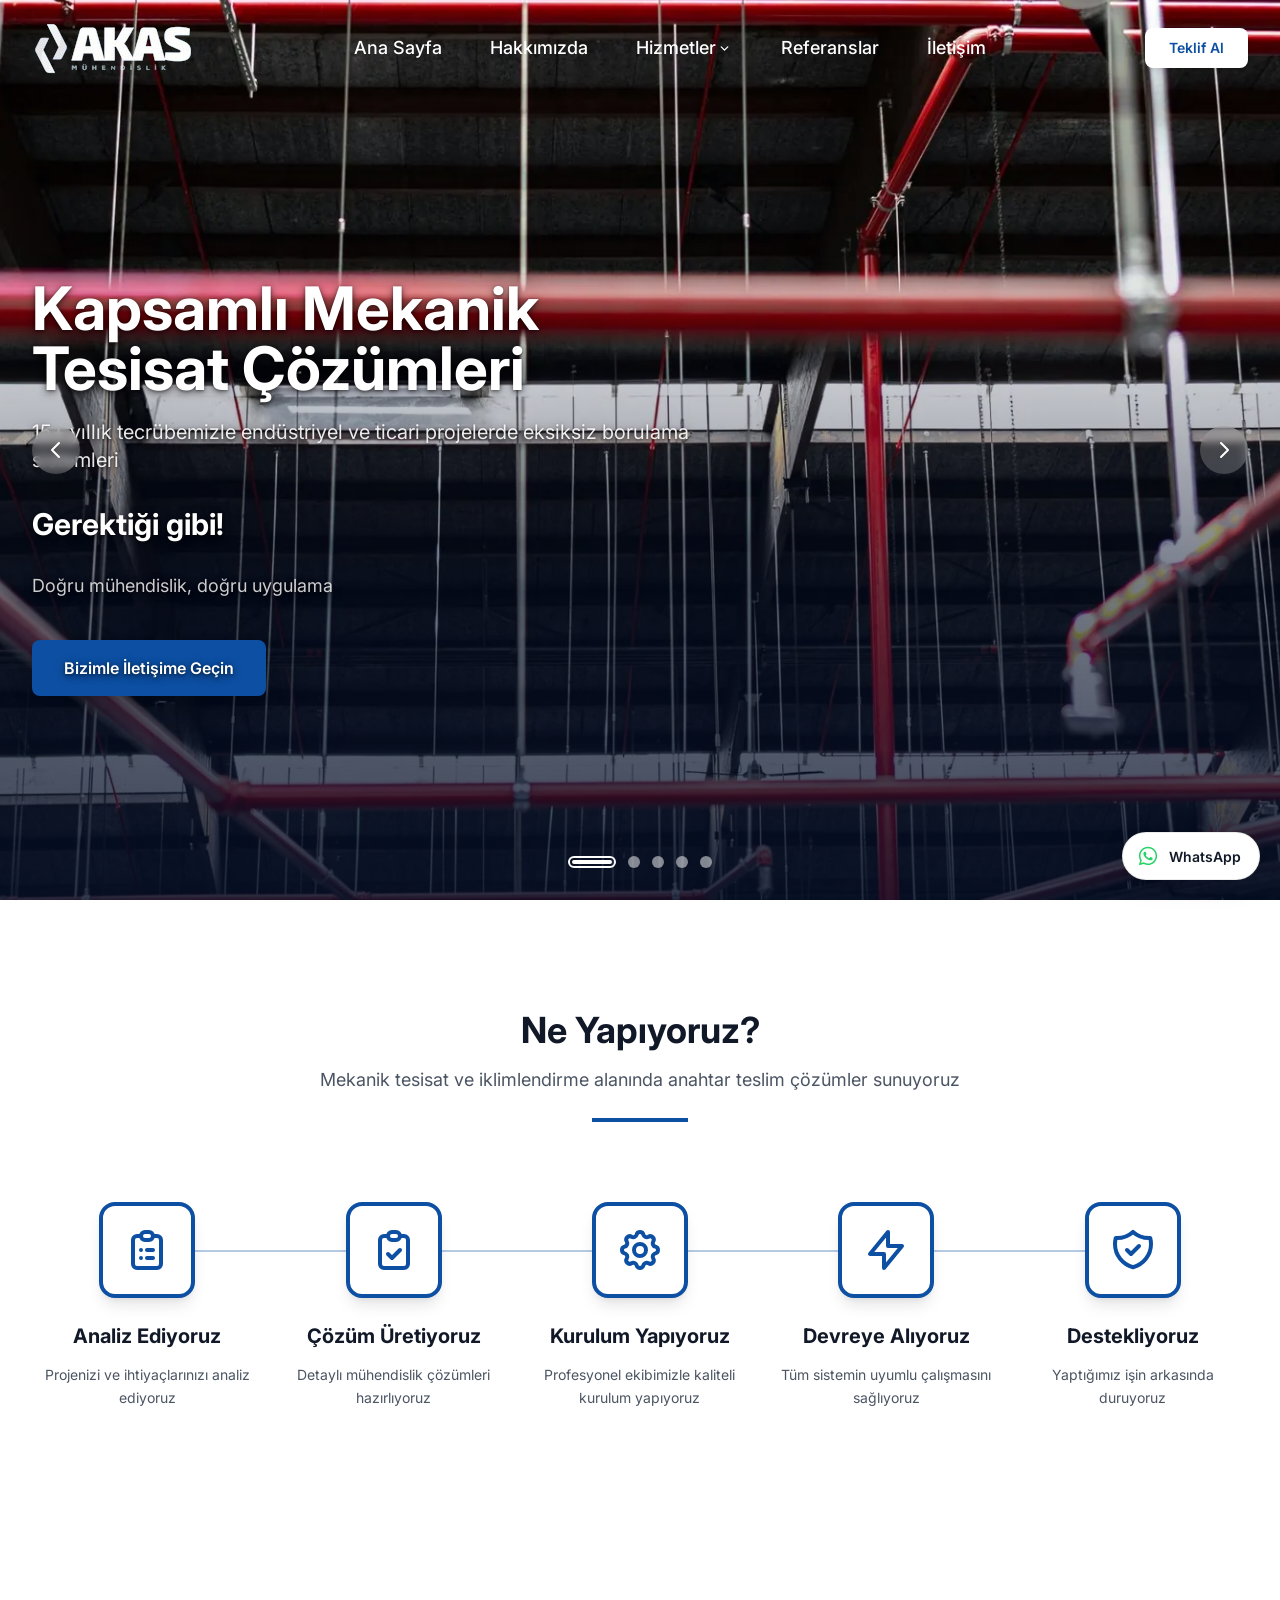
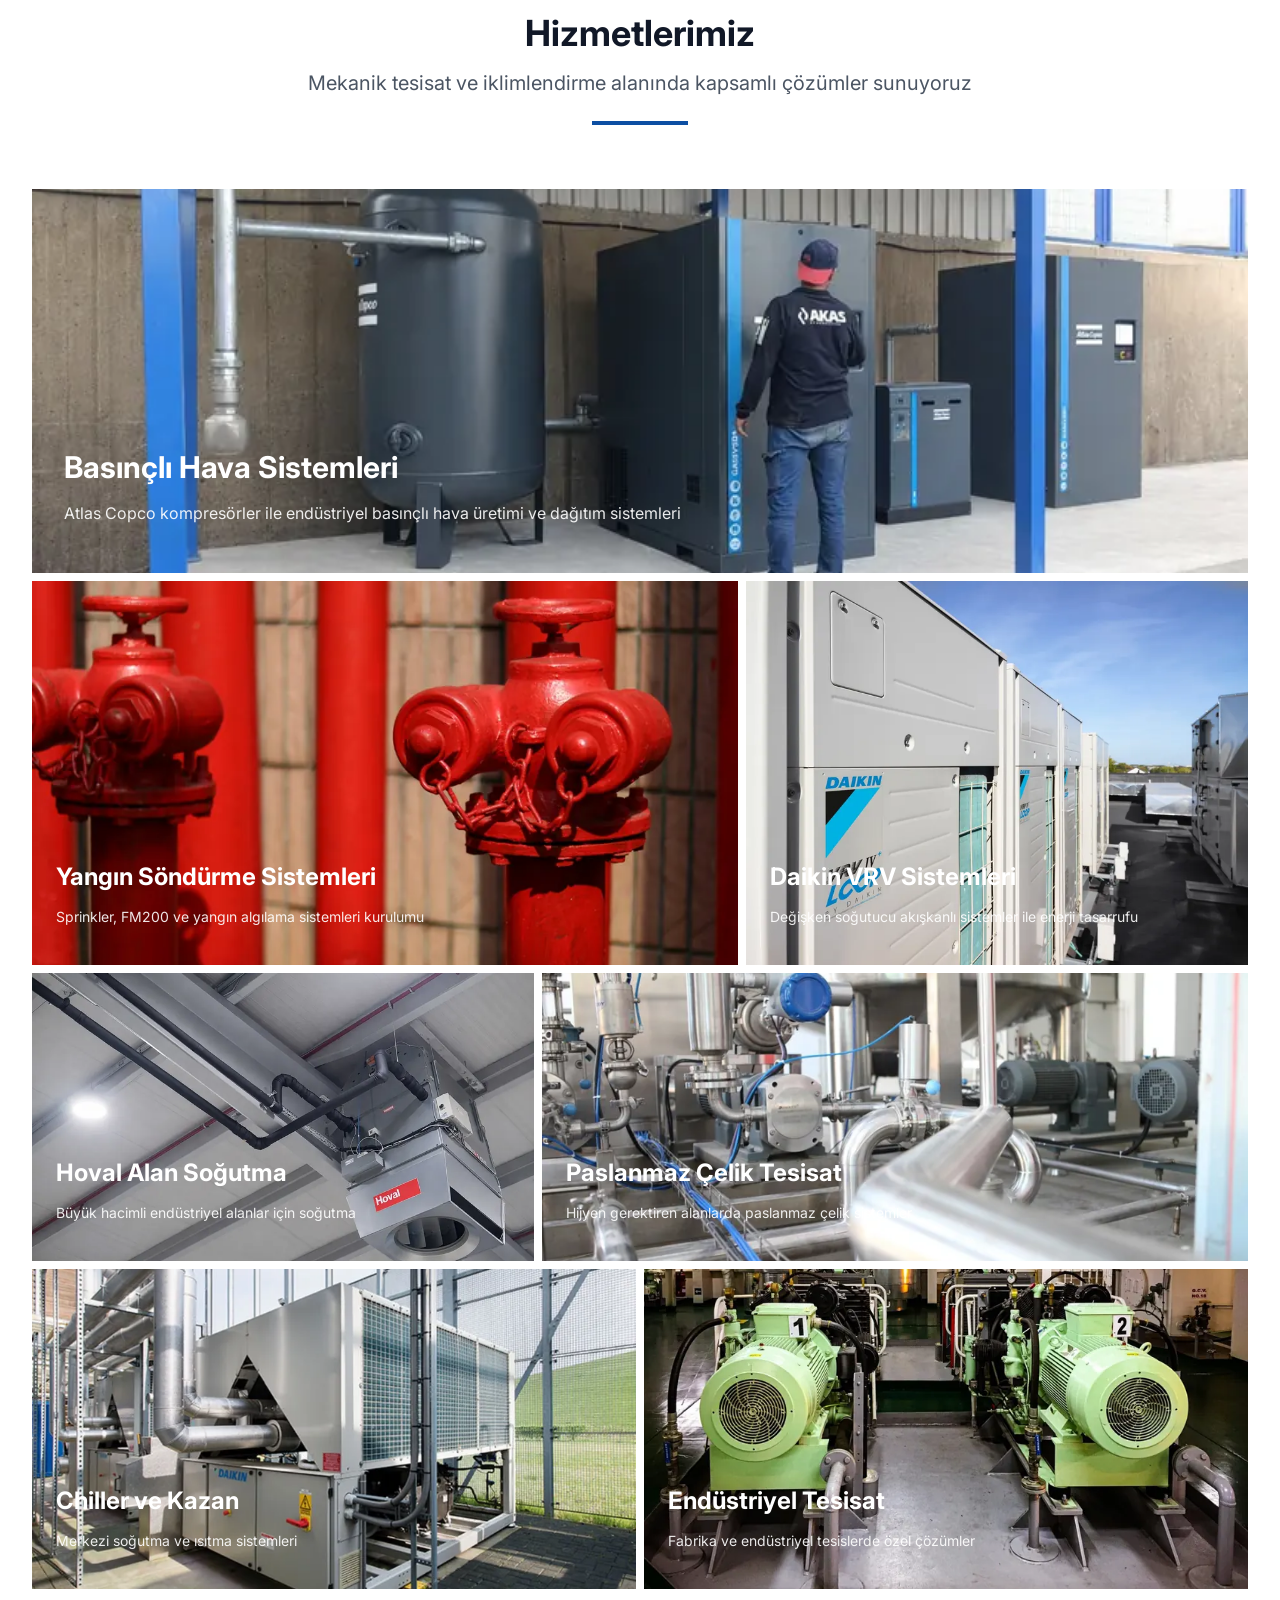
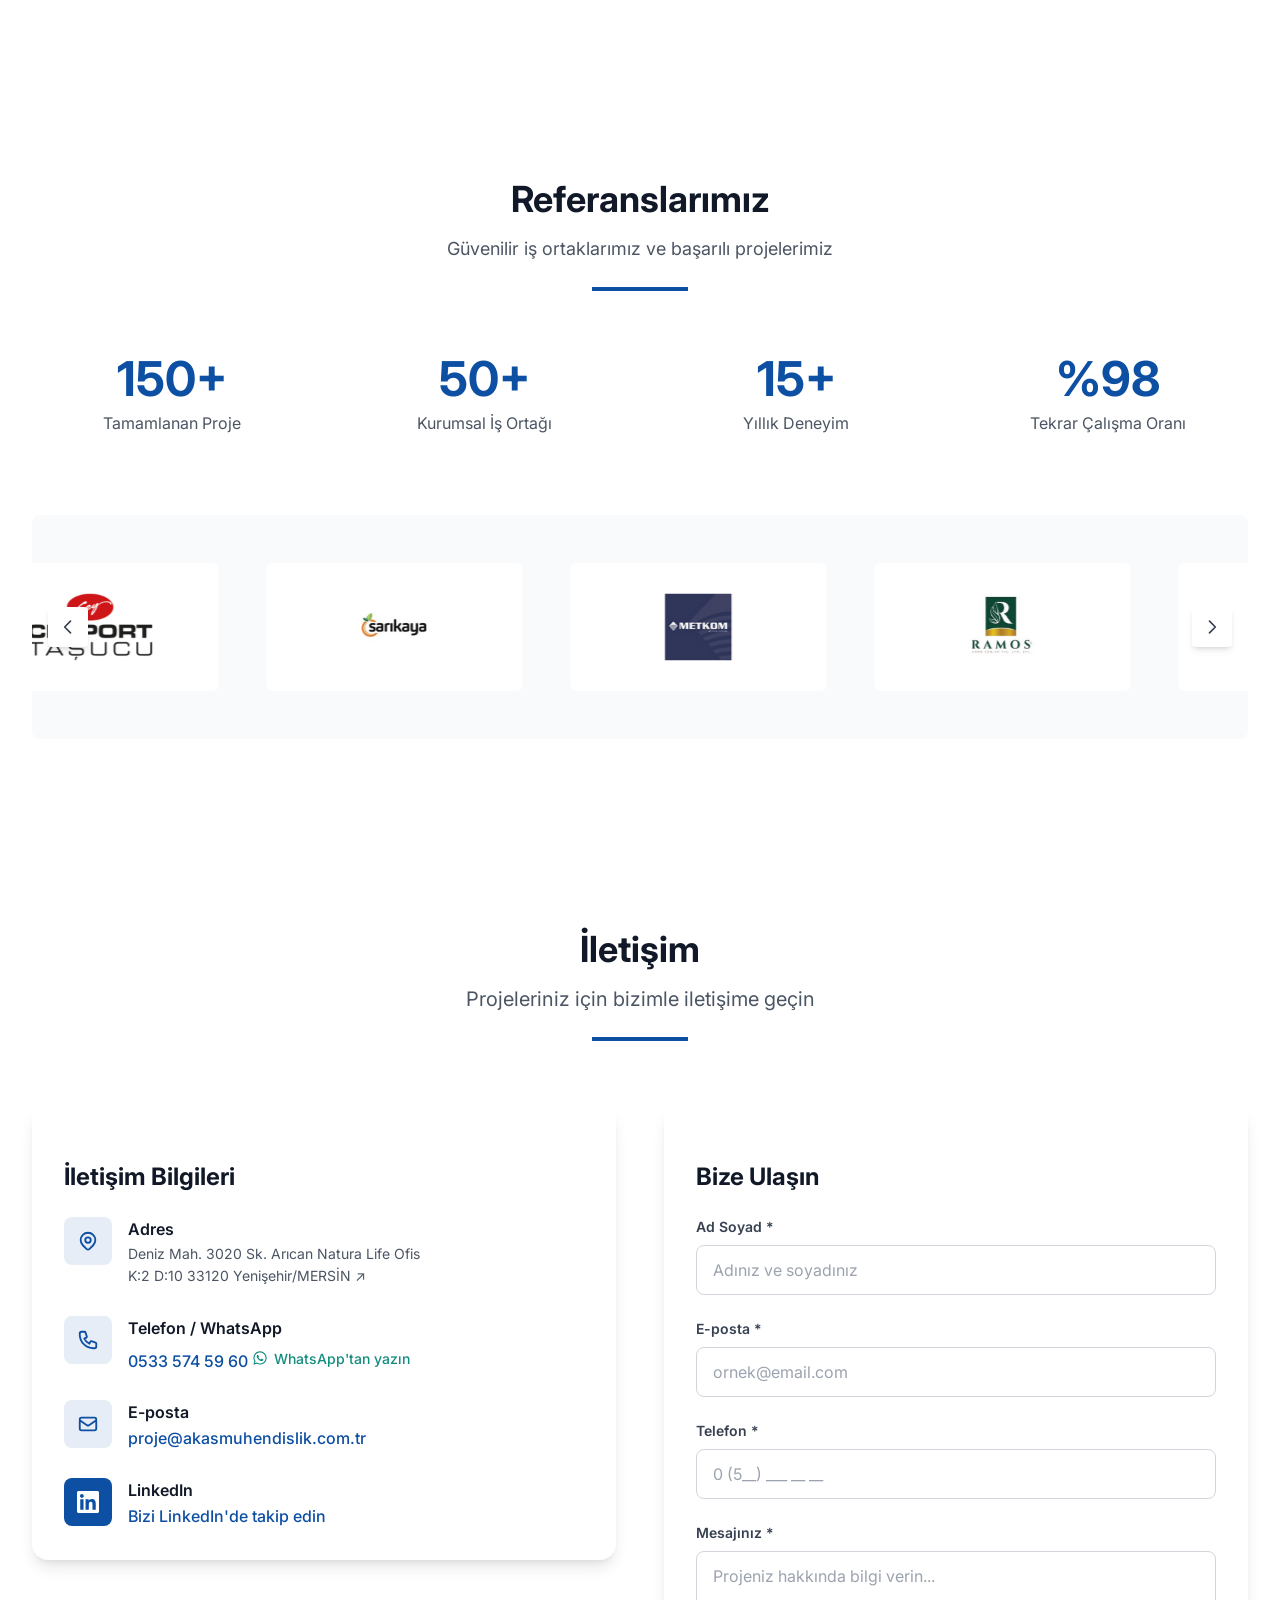
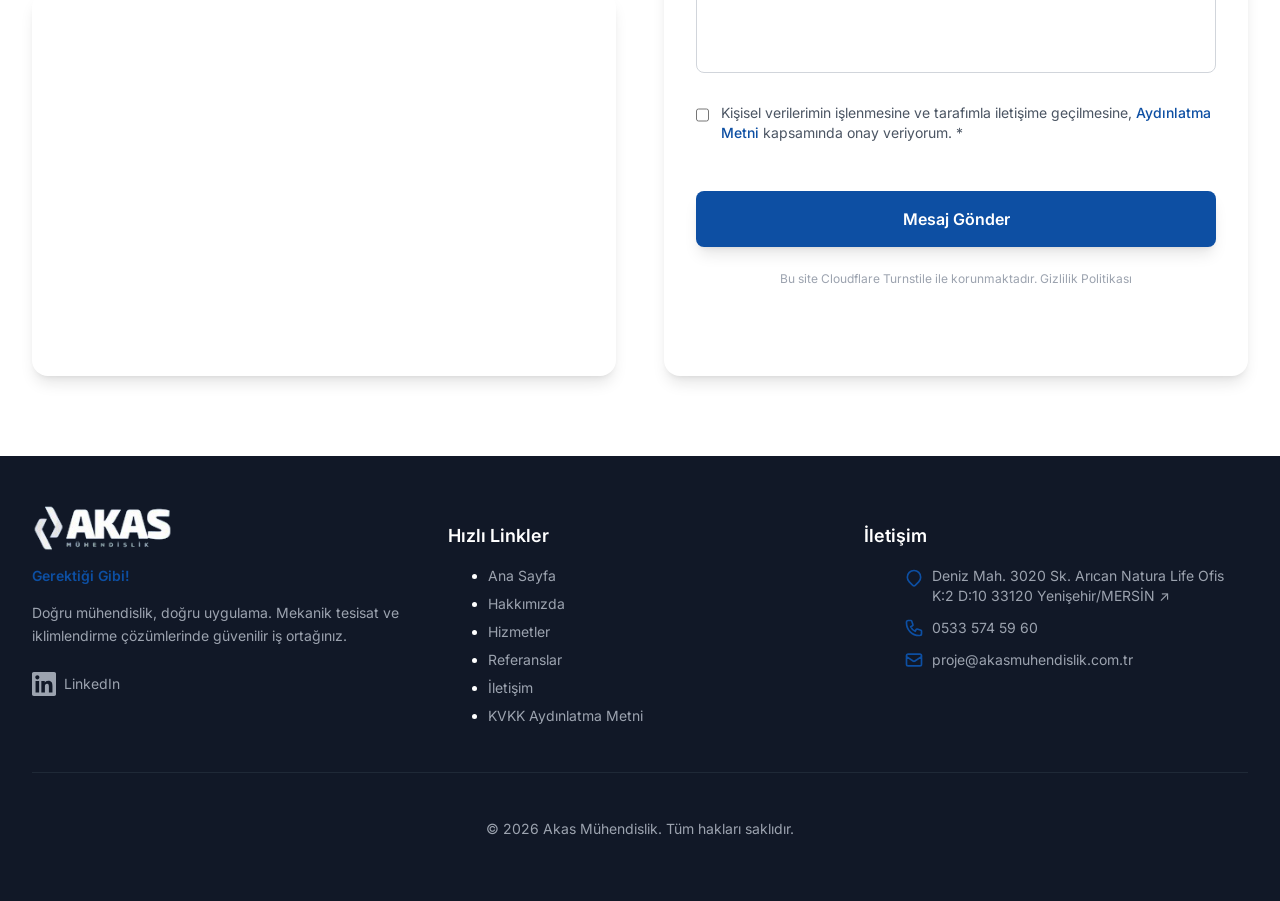
<file: index.html>
<!DOCTYPE html>
<html lang="tr" class="scroll-smooth">
<head>
    <meta charset="UTF-8">
    <meta name="viewport" content="width=device-width, initial-scale=1.0">
    <title>Akas Mühendislik | Mekanik Tesisat ve İklimlendirme Çözümleri</title>
    <meta name="description" content="Mersin merkezli mekanik mühendislik taahhüt firması. Basınçlı hava, VRV klima, yangın söndürme, endüstriyel soğutma, Hoval, chiller ve paslanmaz çelik tesisat hizmetleri.">
    <link rel="canonical" href="https://www.akasmuhendislik.com.tr/">

    <!-- Open Graph / Twitter -->
    <meta property="og:type" content="website">
    <meta property="og:locale" content="tr_TR">
    <meta property="og:site_name" content="Akas Mühendislik">
    <meta property="og:title" content="Akas Mühendislik | Mekanik Tesisat ve İklimlendirme Çözümleri">
    <meta property="og:description" content="Mersin merkezli mekanik mühendislik taahhüt firması. Basınçlı hava, VRV klima, yangın söndürme, endüstriyel soğutma, Hoval, chiller ve paslanmaz çelik tesisat hizmetleri.">
    <meta property="og:url" content="https://www.akasmuhendislik.com.tr/">
    <meta property="og:image" content="https://www.akasmuhendislik.com.tr/images/daikin_chiller_hero.webp">
    <meta property="og:image:alt" content="Akas Mühendislik - Chiller ve Kazan Sistemleri">
    <meta name="twitter:card" content="summary_large_image">
    <meta name="twitter:title" content="Akas Mühendislik | Mekanik Tesisat ve İklimlendirme Çözümleri">
    <meta name="twitter:description" content="Mersin merkezli mekanik mühendislik taahhüt firması. Basınçlı hava, VRV klima, yangın söndürme, endüstriyel soğutma, Hoval, chiller ve paslanmaz çelik tesisat hizmetleri.">
    <meta name="twitter:image" content="https://www.akasmuhendislik.com.tr/images/daikin_chiller_hero.webp">

    <link rel="icon" type="image/x-icon" href="favicon.ico">
    <link rel="icon" type="image/png" sizes="32x32" href="favicon-32x32.png">
    <link rel="icon" type="image/png" sizes="16x16" href="favicon-16x16.png">
    <link rel="apple-touch-icon" sizes="180x180" href="apple-touch-icon.png">
    <link rel="icon" type="image/png" sizes="192x192" href="favicon-192x192.png">
    <link rel="icon" type="image/png" sizes="512x512" href="favicon-512x512.png">
    <link rel="manifest" href="site.webmanifest">
    <meta name="theme-color" content="#0d4fa3">
    <link rel="preload" as="image" href="images/mechanical_piping_hero.webp" type="image/webp">
    <link rel="stylesheet" href="styles.css">
    <link rel="preconnect" href="https://fonts.googleapis.com">
    <link rel="preconnect" href="https://fonts.gstatic.com" crossorigin>
    <link rel="preload" as="style" href="https://fonts.googleapis.com/css2?family=Inter:wght@400;500;600;700;800&display=swap">
    <link href="https://fonts.googleapis.com/css2?family=Inter:wght@400;500;600;700;800&display=swap" rel="stylesheet" media="print" onload="this.media='all'">
    <style>
        body { 
            font-family: 'Inter', sans-serif;
        }
        
        /* Hero Slide Animations */
        .hero-slide {
            opacity: 0;
            pointer-events: none;
        }
        
        .hero-slide.active {
            opacity: 1;
            pointer-events: auto;
            z-index: 2;
        }
        
        .hero-slide.slide-out {
            opacity: 1;
            pointer-events: none;
            z-index: 1;
        }
        
        /* Hero Content (yazılar) animasyonu */
        .hero-content {
            opacity: 1;
            transition: opacity 400ms ease-out;
            text-shadow: 0 2px 8px rgba(0,0,0,0.6), 0 1px 3px rgba(0,0,0,0.4);
        }
        
        .hero-content.fade-out {
            opacity: 0;
        }
        
        /* Görsellerin container'ı - overflow hidden */
        .hero-slide > img {
            width: 100%;
            height: 100%;
            object-fit: cover;
        }
        
        /* Ken Burns Effect - Sadece aktif slide'da */
        .hero-slide.active > img {
            animation: kenBurns 6500ms ease-out forwards;
        }
        
        @keyframes kenBurns {
            0% {
                transform: scale(1.15) translateX(0);
            }
            100% {
                transform: scale(1.15) translateX(-5%);
            }
        }
        
        /* Navbar link hover effect */
        .nav-link:hover .nav-underline {
            width: 100% !important;
        }

        /* Hizmetler Dropdown */
        .services-dropdown {
            display: none;
            position: absolute;
            top: calc(100% + 12px);
            left: 50%;
            transform: translateX(-50%);
            background: white;
            border-radius: 12px;
            box-shadow: 0 10px 40px rgba(0,0,0,0.12);
            min-width: 240px;
            z-index: 100;
            padding: 8px 0;
            border: 1px solid rgba(0,0,0,0.06);
        }
        .services-dropdown.open { display: block; }
        .services-dropdown a {
            display: block;
            padding: 10px 20px;
            font-size: 14px;
            color: #374151;
            text-decoration: none;
            transition: background 0.15s, color 0.15s;
        }
        .services-dropdown a:hover { background: #f3f4f6; color: #0d4fa3; }
        .dropdown-arrow-icon { transition: transform 0.2s; }
        .dropdown-arrow-icon.open { transform: rotate(180deg); }

        /* Mobil Hizmetler Akordeon */
        .mobile-services-row {
            display: flex;
            align-items: center;
            justify-content: center;
            gap: 8px;
        }
        .mobile-services-toggle {
            background: none;
            border: none;
            padding: 8px;
            cursor: pointer;
            display: flex;
            align-items: center;
            color: white;
        }
        .mobile-services-toggle svg { transition: transform 0.25s; }
        .mobile-services-toggle.open svg { transform: rotate(180deg); }
        .mobile-services-list {
            display: none;
            flex-direction: column;
            align-items: center;
            padding-bottom: 8px;
        }
        .mobile-services-list.open { display: flex; }
        .mobile-services-list a {
            color: rgba(255,255,255,0.8);
            font-size: 1.125rem;
            padding: 8px 0;
            text-decoration: none;
            transition: color 0.2s;
        }
        .mobile-services-list a:hover { color: white; }
        
        /* Slider dots with progress animation */
        .slide-dot {
            position: relative;
            overflow: hidden;
            transition: all 300ms ease;
        }
        
        .slide-dot.active {
            background: transparent !important;
            border: 2px solid white;
            padding: 2px; /* Border ile fill arasında boşluk */
        }
        
        /* Progress fill inside active dot */
        .slide-dot.active::after {
            content: '';
            position: absolute;
            left: 2px; /* Border padding */
            top: 2px;
            height: calc(100% - 4px); /* Border padding çıkar */
            width: 0%;
            background: white;
            border-radius: 999px; /* Oval içi */
            animation: dotProgress 6500ms linear forwards;
        }
        
        @keyframes dotProgress {
            from {
                width: 0%;
            }
            to {
                width: calc(100% - 4px); /* Border padding çıkar */
            }
        }
        
        /* Mobile Menu Styles */
        .mobile-menu-open #mobileMenu {
            pointer-events: auto;
        }
        .mobile-menu-open #menuOverlay {
            opacity: 1;
        }
        .mobile-menu-open #menuContent {
            opacity: 1;
            transform: translateY(0) !important;
        }
        
        /* Hamburger to X animation */
        .mobile-menu-open .hamburger-line:nth-child(1) {
            transform: rotate(45deg);
            top: 50% !important;
            margin-top: -1px;
        }
        .mobile-menu-open .hamburger-line:nth-child(2) {
            opacity: 0;
        }
        .mobile-menu-open .hamburger-line:nth-child(3) {
            transform: rotate(-45deg);
            bottom: auto !important;
            top: 50% !important;
            margin-top: -1px;
        }
        
        /* Staggered link animation */
        .mobile-menu-open .mobile-menu-link {
            animation: fadeInUp 400ms ease-out forwards;
            opacity: 0;
        }
        .mobile-menu-open .mobile-menu-link:nth-child(1) { animation-delay: 100ms; }
        .mobile-menu-open .mobile-menu-link:nth-child(2) { animation-delay: 150ms; }
        .mobile-menu-open .mobile-menu-link:nth-child(3) { animation-delay: 200ms; }
        .mobile-menu-open .mobile-menu-link:nth-child(4) { animation-delay: 250ms; }
        .mobile-menu-open .mobile-menu-link:nth-child(5) { animation-delay: 300ms; }
        
        @keyframes fadeInUp {
            from {
                opacity: 0;
                transform: translateY(20px);
            }
            to {
                opacity: 1;
                transform: translateY(0);
            }
        }

        /* WhatsApp sabit düğme */
        .wa-float {
            position: fixed;
            right: 20px;
            bottom: 20px;
            z-index: 45;
            display: inline-flex;
            align-items: center;
            gap: 10px;
            padding: 12px 18px 12px 14px;
            background: #ffffff;
            color: #111827;
            border: 1px solid rgba(0,0,0,0.08);
            border-radius: 999px;
            box-shadow: 0 6px 24px rgba(0,0,0,0.14);
            font-size: 14px;
            font-weight: 600;
            text-decoration: none;
            transition: transform 0.2s, box-shadow 0.2s;
        }
        .wa-float svg { color: #25D366; flex-shrink: 0; }
        .wa-float:hover { transform: translateY(-2px); box-shadow: 0 10px 28px rgba(0,0,0,0.18); color: #111827; }
        .wa-float .wa-label { white-space: nowrap; }
        @media (max-width: 640px) {
            .wa-float { right: 16px; bottom: 16px; padding: 12px; }
            .wa-float .wa-label { display: none; }
            .wa-float svg { width: 26px; height: 26px; }
        }
        .mobile-menu-open .wa-float { display: none; }
    </style>
    
    <!-- Schema.org Structured Data for SEO -->
    <script type="application/ld+json">
    {
      "@context": "https://schema.org",
      "@type": "LocalBusiness",
      "name": "AKAS Mekanik Mühendislik",
      "alternateName": "AKAS",
      "description": "15+ yıllık tecrübemizle mekanik tesisat, HVAC, basınçlı hava sistemleri, yangın söndürme ve endüstriyel tesisat çözümleri.",
      "url": "https://www.akasmuhendislik.com.tr",
      "logo": "https://www.akasmuhendislik.com.tr/images/logo-dark.png",
      "image": [
        "https://www.akasmuhendislik.com.tr/images/compressed-air-system.webp",
        "https://www.akasmuhendislik.com.tr/images/daikin-vrv-system.webp",
        "https://www.akasmuhendislik.com.tr/images/fire-suppression-system.webp"
      ],
      "slogan": "Gerektiği gibi!",
      "foundingDate": "2010",
      "address": {
        "@type": "PostalAddress",
        "streetAddress": "Deniz Mah. 3020 Sk. Arıcan Natura Life Ofis K:2 D:10",
        "addressLocality": "Yenişehir",
        "addressRegion": "Mersin",
        "postalCode": "33120",
        "addressCountry": "TR"
      },
      "geo": {
        "@type": "GeoCoordinates",
        "latitude": 36.80661256733774,
        "longitude": 34.56156497603754
      },
      "telephone": "+905335745960",
      "email": "proje@akasmuhendislik.com.tr",
      "areaServed": {
        "@type": "Country",
        "name": "Turkey"
      },
      "priceRange": "$$",
      "openingHours": "Mo-Fr 08:00-18:00",
      "sameAs": [
        "https://www.linkedin.com/company/106318071/"
      ],
      "hasOfferCatalog": {
        "@type": "OfferCatalog",
        "name": "Mekanik Tesisat Hizmetleri",
        "itemListElement": [
          {
            "@type": "OfferCatalog",
            "name": "Basınçlı Hava Sistemleri",
            "description": "Atlas Copco kompresörler ile endüstriyel basınçlı hava üretimi ve dağıtım sistemleri"
          },
          {
            "@type": "OfferCatalog",
            "name": "Daikin VRV Sistemleri",
            "description": "Değişken soğutucu akışkanlı sistemler ile enerji tasarrufu ve yüksek konfor"
          },
          {
            "@type": "OfferCatalog",
            "name": "Yangın Söndürme Sistemleri",
            "description": "Sprinkler, FM200 ve yangın algılama sistemleri kurulumu"
          },
          {
            "@type": "OfferCatalog",
            "name": "Hoval Alan Soğutma",
            "description": "Büyük hacimli endüstriyel alanlar için soğutma çözümleri"
          },
          {
            "@type": "OfferCatalog",
            "name": "Paslanmaz Çelik Tesisat",
            "description": "Gıda ve farmasötik seviyede hijyenik tesisat sistemleri"
          },
          {
            "@type": "OfferCatalog",
            "name": "Chiller ve Kazan",
            "description": "Merkezi soğutma ve ısıtma sistemleri"
          },
          {
            "@type": "OfferCatalog",
            "name": "Endüstriyel Tesisat",
            "description": "Fabrika ve endüstriyel tesislerde özel mekanik tesisat çözümleri"
          }
        ]
      },
      "knowsAbout": [
        "HVAC",
        "Mekanik Tesisat",
        "Basınçlı Hava Sistemleri",
        "İklimlendirme",
        "Yangın Söndürme",
        "VRV Sistemleri",
        "Chiller",
        "Endüstriyel Tesisat",
        "Paslanmaz Çelik Sistemler"
      ]
    }
    </script>
</head>
<body class="bg-white text-gray-900">
    
    <!-- Navbar -->
    <nav id="navbar" class="fixed top-0 left-0 right-0 z-50 transition-all duration-300 py-5 bg-transparent">
        <div class="max-w-7xl mx-auto px-4 sm:px-6 lg:px-8 w-full">
            <div class="flex items-center justify-between">
                <a href="#home" class="relative h-14 w-auto flex items-center bg-transparent">
                    <!-- Beyaz logo (mavi zemin için) - scroll öncesi -->
                    <img 
                        id="logo-white" 
                        src="images/logo-white.png" 
                        alt="Akas Mühendislik" 
                        class="h-14 w-auto object-contain transition-opacity duration-300 bg-transparent"
                        style="max-height: 55px;"
                    />
                    <!-- Mavi logo (beyaz zemin için) - scroll sonrası -->
                    <img 
                        id="logo-dark" 
                        src="images/logo-dark.png" 
                        alt="Akas Mühendislik" 
                        class="h-14 w-auto object-contain absolute top-0 left-0 opacity-0 transition-opacity duration-300 bg-transparent"
                        style="max-height: 55px;"
                    />
                </a>
                <div class="hidden md:flex items-center space-x-12">
                    <a href="#home" class="nav-link relative text-lg font-medium text-white hover:text-primary-light transition-colors">
                        Ana Sayfa
                        <span class="nav-underline absolute -bottom-1 left-0 h-0.5 bg-primary transition-all duration-300 w-0"></span>
                    </a>
                    <a href="#about" class="nav-link relative text-lg font-medium text-white hover:text-primary-light transition-colors">
                        Hakkımızda
                        <span class="nav-underline absolute -bottom-1 left-0 h-0.5 bg-primary transition-all duration-300 w-0"></span>
                    </a>
                    <div class="relative" id="servicesNavItem">
                        <div class="flex items-center gap-1">
                            <a href="#services" class="nav-link relative text-lg font-medium text-white hover:text-primary-light transition-colors">
                                Hizmetler
                                <span class="nav-underline absolute -bottom-1 left-0 h-0.5 bg-primary transition-all duration-300 w-0"></span>
                            </a>
                            <button id="servicesToggle" onclick="toggleDropdown(event)" aria-label="Hizmetler listesini aç" aria-expanded="false" aria-controls="servicesDropdown"
                                style="background:none; border:none; cursor:pointer; padding:2px; display:flex; align-items:center;">
                                <svg id="arrowIcon" class="dropdown-arrow-icon" width="13" height="13" viewBox="0 0 24 24" fill="none" stroke="white" stroke-width="2.5" stroke-linecap="round" stroke-linejoin="round">
                                    <polyline points="6 9 12 15 18 9"/>
                                </svg>
                            </button>
                        </div>
                        <div id="servicesDropdown" class="services-dropdown">
                            <a href="basinc-hava-sistemleri.html">Basınçlı Hava Sistemleri</a>
                            <a href="daikin-vrv-sistemleri.html">Daikin VRV Sistemleri</a>
                            <a href="yangin-sondurme-sistemleri.html">Yangın Söndürme Sistemleri</a>
                            <a href="hoval-alan-sogutma.html">Hoval Alan Soğutma</a>
                            <a href="paslanmaz-celik-tesisat.html">Paslanmaz Çelik Tesisat</a>
                            <a href="chiller-kazan-sistemleri.html">Chiller ve Kazan Sistemleri</a>
                            <a href="endustriyel-tesisat.html">Endüstriyel Tesisat</a>
                        </div>
                    </div>
                    <a href="#references" class="nav-link relative text-lg font-medium text-white hover:text-primary-light transition-colors">
                        Referanslar
                        <span class="nav-underline absolute -bottom-1 left-0 h-0.5 bg-primary transition-all duration-300 w-0"></span>
                    </a>
                    <a href="#contact" class="nav-link relative text-lg font-medium text-white hover:text-primary-light transition-colors">
                        İletişim
                        <span class="nav-underline absolute -bottom-1 left-0 h-0.5 bg-primary transition-all duration-300 w-0"></span>
                    </a>
                </div>
                <a href="#contact" class="hidden md:block px-6 py-2.5 rounded-lg font-semibold text-sm bg-white text-primary hover:bg-gray-50 shadow-lg hover:shadow-xl transition-all duration-300">
                    Teklif Al
                </a>
                <!-- Mobile Hamburger Button -->
                <button id="menuToggle" aria-label="Menüyü aç" aria-expanded="false" class="md:hidden flex items-center justify-center w-10 h-10 relative z-50 bg-transparent" style="background: transparent; border: none; outline: none;" onclick="toggleMobileMenu()">
                    <div id="hamburgerIcon" class="flex flex-col justify-center items-center w-6 h-5 relative">
                        <span class="hamburger-line bg-white block w-6 h-0.5 rounded-full transition-all duration-300 absolute top-0"></span>
                        <span class="hamburger-line bg-white block w-6 h-0.5 rounded-full transition-all duration-300 absolute top-1/2 -translate-y-1/2"></span>
                        <span class="hamburger-line bg-white block w-6 h-0.5 rounded-full transition-all duration-300 absolute bottom-0"></span>
                    </div>
                </button>
            </div>
        </div>
    </nav>

    <!-- Mobile Full-Screen Overlay Menu -->
    <div id="mobileMenu" class="fixed inset-0 z-40 pointer-events-none">
        <!-- Dark overlay background -->
        <div id="menuOverlay" class="absolute inset-0 bg-primary-dark opacity-0 transition-opacity duration-500"></div>
        <!-- Menu content -->
        <div id="menuContent" class="relative z-10 h-full flex flex-col items-center justify-center opacity-0 transition-all duration-500" style="transform: translateY(20px); overflow-y:auto; -webkit-overflow-scrolling:touch; padding:90px 16px 40px; justify-content: safe center;">
            <a href="#home" onclick="closeMobileMenu()" class="mobile-menu-link text-white text-3xl font-bold py-4 transition-all duration-300 hover:text-white/70">Ana Sayfa</a>
            <a href="#about" onclick="closeMobileMenu()" class="mobile-menu-link text-white text-3xl font-bold py-4 transition-all duration-300 hover:text-white/70">Hakkımızda</a>
            <!-- Hizmetler + akordeon -->
            <div class="mobile-menu-link">
                <div class="mobile-services-row">
                    <a href="#services" onclick="closeMobileMenu()" class="text-white text-3xl font-bold py-4 transition-all duration-300 hover:text-white/70">Hizmetler</a>
                    <button id="mobileServicesToggle" class="mobile-services-toggle" onclick="toggleMobileServices()" aria-label="Hizmet sayfalarını göster" aria-expanded="false" aria-controls="mobileServicesList">
                        <svg width="22" height="22" viewBox="0 0 24 24" fill="none" stroke="currentColor" stroke-width="2.5" stroke-linecap="round" stroke-linejoin="round">
                            <polyline points="6 9 12 15 18 9"/>
                        </svg>
                    </button>
                </div>
                <div id="mobileServicesList" class="mobile-services-list">
                    <a href="basinc-hava-sistemleri.html">Basınçlı Hava Sistemleri</a>
                    <a href="daikin-vrv-sistemleri.html">Daikin VRV Sistemleri</a>
                    <a href="yangin-sondurme-sistemleri.html">Yangın Söndürme Sistemleri</a>
                    <a href="hoval-alan-sogutma.html">Hoval Alan Soğutma</a>
                    <a href="paslanmaz-celik-tesisat.html">Paslanmaz Çelik Tesisat</a>
                    <a href="chiller-kazan-sistemleri.html">Chiller ve Kazan Sistemleri</a>
                    <a href="endustriyel-tesisat.html">Endüstriyel Tesisat</a>
                </div>
            </div>
            <a href="#references" onclick="closeMobileMenu()" class="mobile-menu-link text-white text-3xl font-bold py-4 transition-all duration-300 hover:text-white/70">Referanslar</a>
            <a href="#contact" onclick="closeMobileMenu()" class="mobile-menu-link text-white text-3xl font-bold py-4 transition-all duration-300 hover:text-white/70">İletişim</a>
            <div class="mt-8">
                <a href="#contact" onclick="closeMobileMenu()" class="inline-block bg-white text-primary font-semibold px-8 py-4 rounded-lg shadow-xl text-lg transition-all duration-300 hover:bg-white/90">
                    Teklif Al
                </a>
            </div>
            <!-- Contact info -->
            <div class="mt-12 text-center">
                <a href="tel:+905335745960" class="text-white/70 text-lg hover:text-white transition-colors">0533 574 59 60</a>
                <div class="mt-3">
                    <a href="https://wa.me/905335745960?text=Merhaba%2C%20projem%20hakk%C4%B1nda%20bilgi%20almak%20istiyorum." target="_blank" rel="noopener" class="text-white/70 text-base hover:text-white transition-colors" style="display:inline-flex; align-items:center; gap:8px;">
                        <svg viewBox="0 0 24 24" width="18" height="18" fill="currentColor" aria-hidden="true"><path d="M12.04 2C6.58 2 2.13 6.45 2.13 11.91c0 1.75.46 3.45 1.32 4.95L2.05 22l5.25-1.38c1.45.79 3.08 1.21 4.74 1.21 5.46 0 9.91-4.45 9.91-9.91C21.95 6.45 17.5 2 12.04 2m0 1.67c4.54 0 8.24 3.7 8.24 8.24 0 4.54-3.7 8.24-8.24 8.24-1.48 0-2.93-.39-4.19-1.15l-.3-.17-3.12.82.83-3.04-.2-.31a8.2 8.2 0 0 1-1.26-4.39c0-4.54 3.7-8.24 8.24-8.24M8.53 7.33c-.16 0-.43.06-.66.31-.22.25-.87.86-.87 2.07 0 1.22.89 2.39 1 2.56.14.17 1.76 2.67 4.25 3.73.59.27 1.05.42 1.41.53.59.19 1.13.16 1.56.1.48-.07 1.46-.6 1.67-1.18.21-.58.21-1.07.15-1.18-.07-.1-.23-.16-.48-.27-.25-.14-1.47-.74-1.69-.82-.23-.08-.37-.12-.56.12-.16.25-.64.81-.78.97-.15.17-.29.19-.53.07-.26-.13-1.06-.39-2-1.23-.74-.66-1.23-1.47-1.38-1.72-.12-.24-.01-.39.11-.5.11-.11.27-.29.37-.44.13-.14.17-.25.25-.41.08-.17.04-.31-.02-.43-.06-.11-.56-1.35-.77-1.84-.2-.48-.4-.42-.56-.43-.14 0-.3-.01-.47-.01"/></svg>
                        WhatsApp'tan yazın
                    </a>
                </div>
            </div>
        </div>
    </div>

    <!-- Hero Slider -->
    <section id="home" class="relative h-screen w-full overflow-hidden">
        <!-- Slide 1 - Mekanik Tesisat -->
        <div class="hero-slide active absolute inset-0">
            <img src="images/mechanical_piping_hero.webp" alt="Mekanik Tesisat" class="absolute inset-0 w-full h-full object-cover" fetchpriority="high">
            <div class="absolute inset-0" style="background: linear-gradient(to top, rgba(5,15,40,0.82) 0%, rgba(5,15,40,0.55) 35%, rgba(5,15,40,0.10) 65%, rgba(5,15,40,0.0) 100%);"></div>
            <div class="relative z-20 h-full flex items-center" style="padding-top:24px;">
                <div class="max-w-7xl mx-auto px-4 sm:px-6 lg:px-8 w-full">
                    <div class="max-w-2xl hero-content">
                        <h1 class="text-white text-4xl md:text-5xl lg:text-6xl font-bold mb-4 leading-tight">
                            Kapsamlı Mekanik Tesisat Çözümleri
                        </h1>
                        <p class="text-white/90 text-lg md:text-xl mb-8">
                            15+ yıllık tecrübemizle endüstriyel ve ticari projelerde eksiksiz borulama sistemleri
                        </p>
                        <div class="mt-8 space-y-2">
                            <p class="text-white text-2xl md:text-3xl font-bold">Gerektiği gibi!</p>
                            <p class="text-white/80 text-lg">Doğru mühendislik, doğru uygulama</p>
                        </div>
                        <div class="mt-10">
                            <a href="#contact" class="inline-block bg-primary hover:bg-primary-dark text-white font-semibold px-8 py-4 rounded-lg transition-all shadow-xl">
                                Bizimle İletişime Geçin
                            </a>
                        </div>
                    </div>
                </div>
            </div>
        </div>

        <!-- Slide 2 - Daikin VRV -->
        <div class="hero-slide absolute inset-0">
            <img src="images/daikin_vrv_hero.webp" alt="Daikin VRV" class="absolute inset-0 w-full h-full object-cover" loading="lazy">
            <div class="absolute inset-0" style="background: linear-gradient(to top, rgba(5,15,40,0.82) 0%, rgba(5,15,40,0.55) 35%, rgba(5,15,40,0.10) 65%, rgba(5,15,40,0.0) 100%);"></div>
            <div class="relative z-20 h-full flex items-center" style="padding-top:24px;">
                <div class="max-w-7xl mx-auto px-4 sm:px-6 lg:px-8 w-full">
                    <div class="max-w-2xl hero-content">
                        <h2 class="text-white text-4xl md:text-5xl lg:text-6xl font-bold mb-4 leading-tight">
                            Daikin VRV Klima Sistemleri
                        </h2>
                        <p class="text-white/90 text-lg md:text-xl mb-8">
                            Enerji verimli, yüksek performanslı merkezi iklimlendirme
                        </p>
                        <div class="mt-8 space-y-2">
                            <p class="text-white text-2xl md:text-3xl font-bold">Gerektiği gibi!</p>
                            <p class="text-white/80 text-lg">Doğru mühendislik, doğru uygulama</p>
                        </div>
                        <div class="mt-10">
                            <a href="#contact" class="inline-block bg-primary hover:bg-primary-dark text-white font-semibold px-8 py-4 rounded-lg transition-all shadow-xl">
                                Bizimle İletişime Geçin
                            </a>
                        </div>
                    </div>
                </div>
            </div>
        </div>

        <!-- Slide 3 - Hoval -->
        <div class="hero-slide absolute inset-0">
            <img src="images/hoval_hero.webp" alt="Hoval Alan Soğutma" class="absolute inset-0 w-full h-full object-cover" loading="lazy">
            <div class="absolute inset-0" style="background: linear-gradient(to top, rgba(5,15,40,0.82) 0%, rgba(5,15,40,0.55) 35%, rgba(5,15,40,0.10) 65%, rgba(5,15,40,0.0) 100%);"></div>
            <div class="relative z-20 h-full flex items-center" style="padding-top:24px;">
                <div class="max-w-7xl mx-auto px-4 sm:px-6 lg:px-8 w-full">
                    <div class="max-w-2xl hero-content">
                        <h2 class="text-white text-4xl md:text-5xl lg:text-6xl font-bold mb-4 leading-tight">
                            Endüstriyel Alan Soğutma Sistemleri
                        </h2>
                        <p class="text-white/90 text-lg md:text-xl mb-8">
                            Hoval apareyler ile büyük hacimlerde konforlu ortam
                        </p>
                        <div class="mt-8 space-y-2">
                            <p class="text-white text-2xl md:text-3xl font-bold">Gerektiği gibi!</p>
                            <p class="text-white/80 text-lg">Doğru mühendislik, doğru uygulama</p>
                        </div>
                        <div class="mt-10">
                            <a href="#contact" class="inline-block bg-primary hover:bg-primary-dark text-white font-semibold px-8 py-4 rounded-lg transition-all shadow-xl">
                                Bizimle İletişime Geçin
                            </a>
                        </div>
                    </div>
                </div>
            </div>
        </div>

        <!-- Slide 4 - Daikin Chiller -->
        <div class="hero-slide absolute inset-0">
            <img src="images/daikin_chiller_hero.webp" alt="Daikin Chiller" class="absolute inset-0 w-full h-full object-cover" loading="lazy">
            <div class="absolute inset-0" style="background: linear-gradient(to top, rgba(5,15,40,0.82) 0%, rgba(5,15,40,0.55) 35%, rgba(5,15,40,0.10) 65%, rgba(5,15,40,0.0) 100%);"></div>
            <div class="relative z-20 h-full flex items-center" style="padding-top:24px;">
                <div class="max-w-7xl mx-auto px-4 sm:px-6 lg:px-8 w-full">
                    <div class="max-w-2xl hero-content">
                        <h2 class="text-white text-4xl md:text-5xl lg:text-6xl font-bold mb-4 leading-tight">
                            Chiller ve Kazan Sistemleri
                        </h2>
                        <p class="text-white/90 text-lg md:text-xl mb-8">
                            Büyük kapasiteli soğutma ve ısıtma çözümleri
                        </p>
                        <div class="mt-8 space-y-2">
                            <p class="text-white text-2xl md:text-3xl font-bold">Gerektiği gibi!</p>
                            <p class="text-white/80 text-lg">Doğru mühendislik, doğru uygulama</p>
                        </div>
                        <div class="mt-10">
                            <a href="#contact" class="inline-block bg-primary hover:bg-primary-dark text-white font-semibold px-8 py-4 rounded-lg transition-all shadow-xl">
                                Bizimle İletişime Geçin
                            </a>
                        </div>
                    </div>
                </div>
            </div>
        </div>

        <!-- Slide 5 - Paslanmaz Çelik -->
        <div class="hero-slide absolute inset-0">
            <img src="images/stainless_steel_hero.webp" alt="Paslanmaz Çelik" class="absolute inset-0 w-full h-full object-cover" loading="lazy">
            <div class="absolute inset-0" style="background: linear-gradient(to top, rgba(5,15,40,0.82) 0%, rgba(5,15,40,0.55) 35%, rgba(5,15,40,0.10) 65%, rgba(5,15,40,0.0) 100%);"></div>
            <div class="relative z-20 h-full flex items-center" style="padding-top:24px;">
                <div class="max-w-7xl mx-auto px-4 sm:px-6 lg:px-8 w-full">
                    <div class="max-w-2xl hero-content">
                        <h2 class="text-white text-4xl md:text-5xl lg:text-6xl font-bold mb-4 leading-tight">
                            Paslanmaz Çelik Sistemler
                        </h2>
                        <p class="text-white/90 text-lg md:text-xl mb-8">
                            Gıda ve farmasötik seviyede kurulum
                        </p>
                        <div class="mt-8 space-y-2">
                            <p class="text-white text-2xl md:text-3xl font-bold">Gerektiği gibi!</p>
                            <p class="text-white/80 text-lg">Doğru mühendislik, doğru uygulama</p>
                        </div>
                        <div class="mt-10">
                            <a href="#contact" class="inline-block bg-primary hover:bg-primary-dark text-white font-semibold px-8 py-4 rounded-lg transition-all shadow-xl">
                                Bizimle İletişime Geçin
                            </a>
                        </div>
                    </div>
                </div>
            </div>
        </div>

        <!-- Slider Controls -->
        <button onclick="changeSlide(-1)" aria-label="Önceki slayt" class="absolute left-4 md:left-8 top-1/2 -translate-y-1/2 z-30 bg-white/20 hover:bg-white/30 backdrop-blur-sm p-3 rounded-full">
            <svg class="w-6 h-6 text-white" fill="none" stroke="currentColor" viewBox="0 0 24 24">
                <path stroke-linecap="round" stroke-linejoin="round" stroke-width="2" d="M15 19l-7-7 7-7"/>
            </svg>
        </button>
        <button onclick="changeSlide(1)" aria-label="Sonraki slayt" class="absolute right-4 md:right-8 top-1/2 -translate-y-1/2 z-30 bg-white/20 hover:bg-white/30 backdrop-blur-sm p-3 rounded-full">
            <svg class="w-6 h-6 text-white" fill="none" stroke="currentColor" viewBox="0 0 24 24">
                <path stroke-linecap="round" stroke-linejoin="round" stroke-width="2" d="M9 5l7 7-7 7"/>
            </svg>
        </button>

        <!-- Dots -->
        <div class="absolute bottom-8 left-1/2 -translate-x-1/2 z-30 flex space-x-3">
            <button onclick="goToSlide(0)" aria-label="Slayt 1" class="slide-dot w-12 h-3 bg-white rounded-full"></button>
            <button onclick="goToSlide(1)" aria-label="Slayt 2" class="slide-dot w-3 h-3 bg-white/50 rounded-full"></button>
            <button onclick="goToSlide(2)" aria-label="Slayt 3" class="slide-dot w-3 h-3 bg-white/50 rounded-full"></button>
            <button onclick="goToSlide(3)" aria-label="Slayt 4" class="slide-dot w-3 h-3 bg-white/50 rounded-full"></button>
            <button onclick="goToSlide(4)" aria-label="Slayt 5" class="slide-dot w-3 h-3 bg-white/50 rounded-full"></button>
        </div>
    </section>

    <!-- Ne Yapıyoruz - Pipeline Timeline -->
    <section id="about" class="py-12 md:py-20" style="scroll-margin-top: 60px;">
        <div class="max-w-7xl mx-auto px-4 sm:px-6 lg:px-8 w-full">
            <div class="text-center mb-20">
                <h2 class="text-3xl md:text-4xl font-bold text-gray-900 mb-4">Ne Yapıyoruz?</h2>
                <p class="text-lg text-gray-600 max-w-2xl mx-auto mt-4">
                    Mekanik tesisat ve iklimlendirme alanında anahtar teslim çözümler sunuyoruz
                </p>
                <div class="w-24 h-1 bg-primary mx-auto mt-6"></div>
            </div>

            <!-- Timeline -->
            <div class="relative">
                <!-- Horizontal Line (contained within icons) -->
                <div class="hidden md:block absolute top-12 left-[10%] right-[10%] h-0.5 bg-primary/30"></div>

                <!-- Steps Grid -->
                <div class="grid grid-cols-1 md:grid-cols-5 gap-12 md:gap-4">
                    
                    <!-- Step 1 -->
                    <div class="relative group">
                        <!-- Icon -->
                        <div class="flex justify-center mb-6">
                            <div class="w-24 h-24 bg-white border-4 border-primary rounded-2xl flex items-center justify-center group-hover:scale-110 transition-transform shadow-lg relative z-10">
                                <svg class="w-12 h-12 text-primary" fill="none" stroke="currentColor" viewBox="0 0 24 24">
                                    <path stroke-linecap="round" stroke-linejoin="round" stroke-width="2" d="M9 5H7a2 2 0 00-2 2v12a2 2 0 002 2h10a2 2 0 002-2V7a2 2 0 00-2-2h-2M9 5a2 2 0 002 2h2a2 2 0 002-2M9 5a2 2 0 012-2h2a2 2 0 012 2m-3 7h3m-3 4h3m-6-4h.01M9 16h.01"/>
                                </svg>
                            </div>
                        </div>
                        <!-- Content -->
                        <h3 class="text-xl font-bold text-gray-900 text-center mb-3">Analiz Ediyoruz</h3>
                        <p class="text-sm text-gray-600 text-center leading-relaxed">
                            Projenizi ve ihtiyaçlarınızı analiz ediyoruz
                        </p>
                    </div>

                    <!-- Step 2 -->
                    <div class="relative group">
                        <div class="flex justify-center mb-6">
                            <div class="w-24 h-24 bg-white border-4 border-primary rounded-2xl flex items-center justify-center group-hover:scale-110 transition-transform shadow-lg relative z-10">
                                <svg class="w-12 h-12 text-primary" fill="none" stroke="currentColor" viewBox="0 0 24 24">
                                    <path stroke-linecap="round" stroke-linejoin="round" stroke-width="2" d="M9 5H7a2 2 0 00-2 2v12a2 2 0 002 2h10a2 2 0 002-2V7a2 2 0 00-2-2h-2M9 5a2 2 0 002 2h2a2 2 0 002-2M9 5a2 2 0 012-2h2a2 2 0 012 2m-6 9l2 2 4-4"/>
                                </svg>
                            </div>
                        </div>
                        <h3 class="text-xl font-bold text-gray-900 text-center mb-3">Çözüm Üretiyoruz</h3>
                        <p class="text-sm text-gray-600 text-center leading-relaxed">
                            Detaylı mühendislik çözümleri hazırlıyoruz
                        </p>
                    </div>

                    <!-- Step 3 -->
                    <div class="relative group">
                        <div class="flex justify-center mb-6">
                            <div class="w-24 h-24 bg-white border-4 border-primary rounded-2xl flex items-center justify-center group-hover:scale-110 transition-transform shadow-lg relative z-10">
                                <svg class="w-12 h-12 text-primary" fill="none" stroke="currentColor" viewBox="0 0 24 24">
                                    <path stroke-linecap="round" stroke-linejoin="round" stroke-width="2" d="M10.325 4.317c.426-1.756 2.924-1.756 3.35 0a1.724 1.724 0 002.573 1.066c1.543-.94 3.31.826 2.37 2.37a1.724 1.724 0 001.065 2.572c1.756.426 1.756 2.924 0 3.35a1.724 1.724 0 00-1.066 2.573c.94 1.543-.826 3.31-2.37 2.37a1.724 1.724 0 00-2.572 1.065c-.426 1.756-2.924 1.756-3.35 0a1.724 1.724 0 00-2.573-1.066c-1.543.94-3.31-.826-2.37-2.37a1.724 1.724 0 00-1.065-2.572c-1.756-.426-1.756-2.924 0-3.35a1.724 1.724 0 001.066-2.573c-.94-1.543.826-3.31 2.37-2.37.996.608 2.296.07 2.572-1.065z"/>
                                    <path stroke-linecap="round" stroke-linejoin="round" stroke-width="2" d="M15 12a3 3 0 11-6 0 3 3 0 016 0z"/>
                                </svg>
                            </div>
                        </div>
                        <h3 class="text-xl font-bold text-gray-900 text-center mb-3">Kurulum Yapıyoruz</h3>
                        <p class="text-sm text-gray-600 text-center leading-relaxed">
                            Profesyonel ekibimizle kaliteli kurulum yapıyoruz
                        </p>
                    </div>

                    <!-- Step 4 -->
                    <div class="relative group">
                        <div class="flex justify-center mb-6">
                            <div class="w-24 h-24 bg-white border-4 border-primary rounded-2xl flex items-center justify-center group-hover:scale-110 transition-transform shadow-lg relative z-10">
                                <svg class="w-12 h-12 text-primary" fill="none" stroke="currentColor" viewBox="0 0 24 24">
                                    <path stroke-linecap="round" stroke-linejoin="round" stroke-width="2" d="M13 10V3L4 14h7v7l9-11h-7z"/>
                                </svg>
                            </div>
                        </div>
                        <h3 class="text-xl font-bold text-gray-900 text-center mb-3">Devreye Alıyoruz</h3>
                        <p class="text-sm text-gray-600 text-center leading-relaxed">
                            Tüm sistemin uyumlu çalışmasını sağlıyoruz
                        </p>
                    </div>

                    <!-- Step 5 -->
                    <div class="relative group">
                        <div class="flex justify-center mb-6">
                            <div class="w-24 h-24 bg-white border-4 border-primary rounded-2xl flex items-center justify-center group-hover:scale-110 transition-transform shadow-lg relative z-10">
                                <svg class="w-12 h-12 text-primary" fill="none" stroke="currentColor" viewBox="0 0 24 24">
                                    <path stroke-linecap="round" stroke-linejoin="round" stroke-width="2" d="M9 12l2 2 4-4m5.618-4.016A11.955 11.955 0 0112 2.944a11.955 11.955 0 01-8.618 3.04A12.02 12.02 0 003 9c0 5.591 3.824 10.29 9 11.622 5.176-1.332 9-6.03 9-11.622 0-1.042-.133-2.052-.382-3.016z"/>
                                </svg>
                            </div>
                        </div>
                        <h3 class="text-xl font-bold text-gray-900 text-center mb-3">Destekliyoruz</h3>
                        <p class="text-sm text-gray-600 text-center leading-relaxed">
                            Yaptığımız işin arkasında duruyoruz
                        </p>
                    </div>

                </div>
            </div>
        </div>
    </section>

    <!-- Hizmetler -->
    <section id="services" class="py-12 md:py-20" style="scroll-margin-top: 60px;">
        <div class="max-w-7xl mx-auto px-4 sm:px-6 lg:px-8 w-full">
            <div class="text-center mb-16">
                <h2 class="text-3xl md:text-4xl font-bold text-gray-900 mb-4">Hizmetlerimiz</h2>
                <p class="text-lg md:text-xl text-gray-600 max-w-2xl mx-auto mt-4">
                    Mekanik tesisat ve iklimlendirme alanında kapsamlı çözümler sunuyoruz
                </p>
                <div class="w-24 h-1 bg-primary mx-auto mt-6"></div>
            </div>

            <!-- Structured Photo Grid Layout -->
            <div class="grid grid-cols-12 gap-2">
                
                <!-- Row 1 - Basınçlı Hava (Full Width - EN ÖNEMLİ) -->
                <a href="basinc-hava-sistemleri.html" class="col-span-12 group relative overflow-hidden h-96" style="display:block; text-decoration:none;">
                    <img src="images/compressed-air-system.webp" alt="Basınçlı Hava Sistemleri" class="w-full h-full object-cover transition-transform duration-700 group-hover:scale-105">
                    <div class="absolute inset-0 bg-gradient-to-t from-blue-900/80 via-blue-900/40 to-transparent opacity-100 group-hover:opacity-90 transition-opacity">
                        <div class="absolute bottom-0 left-0 right-0 p-8 text-white">
                            <h3 class="text-3xl font-bold mb-3">Basınçlı Hava Sistemleri</h3>
                            <p class="text-base text-white/90">Atlas Copco kompresörler ile endüstriyel basınçlı hava üretimi ve dağıtım sistemleri</p>
                        </div>
                    </div>
                </a>

                <!-- Row 2 - Yangın (Geniş) + Daikin VRV (Dar) -->
                <a href="yangin-sondurme-sistemleri.html" class="col-span-12 md:col-span-7 group relative overflow-hidden h-96" style="display:block; text-decoration:none;">
                    <img src="images/fire-suppression-system.webp" alt="Yangın Söndürme" class="w-full h-full object-cover transition-transform duration-700 group-hover:scale-105">
                    <div class="absolute inset-0 bg-gradient-to-t from-red-900/80 via-red-900/40 to-transparent opacity-100 group-hover:opacity-90 transition-opacity">
                        <div class="absolute bottom-0 left-0 right-0 p-6 text-white">
                            <h3 class="text-2xl font-bold mb-2">Yangın Söndürme Sistemleri</h3>
                            <p class="text-sm text-white/90">Sprinkler, FM200 ve yangın algılama sistemleri kurulumu</p>
                        </div>
                    </div>
                </a>
                
                <a href="daikin-vrv-sistemleri.html" class="col-span-12 md:col-span-5 group relative overflow-hidden h-96" style="display:block; text-decoration:none;">
                    <img src="images/daikin-vrv-system.webp" alt="Daikin VRV" class="w-full h-full object-cover transition-transform duration-700 group-hover:scale-105">
                    <div class="absolute inset-0 bg-gradient-to-t from-black/80 via-black/40 to-transparent opacity-100 group-hover:opacity-90 transition-opacity">
                        <div class="absolute bottom-0 left-0 right-0 p-6 text-white">
                            <h3 class="text-2xl font-bold mb-2">Daikin VRV Sistemleri</h3>
                            <p class="text-sm text-white/90">Değişken soğutucu akışkanlı sistemler ile enerji tasarrufu</p>
                        </div>
                    </div>
                </a>

                <!-- Row 3 - Hoval (Dar) + Paslanmaz (Geniş) -->
                <a href="hoval-alan-sogutma.html" class="col-span-12 md:col-span-5 group relative overflow-hidden h-72" style="display:block; text-decoration:none;">
                    <img src="images/hoval-system.webp" alt="Hoval Alan Soğutma" class="w-full h-full object-cover transition-transform duration-700 group-hover:scale-105">
                    <div class="absolute inset-0 bg-gradient-to-t from-cyan-900/80 via-cyan-900/40 to-transparent opacity-100 group-hover:opacity-90 transition-opacity">
                        <div class="absolute bottom-0 left-0 right-0 p-6 text-white">
                            <h3 class="text-2xl font-bold mb-2">Hoval Alan Soğutma</h3>
                            <p class="text-sm text-white/90">Büyük hacimli endüstriyel alanlar için soğutma</p>
                        </div>
                    </div>
                </a>
                
                <a href="paslanmaz-celik-tesisat.html" class="col-span-12 md:col-span-7 group relative overflow-hidden h-72" style="display:block; text-decoration:none;">
                    <img src="images/stainless-steel-system.webp" alt="Paslanmaz Çelik" class="w-full h-full object-cover transition-transform duration-700 group-hover:scale-105">
                    <div class="absolute inset-0 bg-gradient-to-t from-gray-900/80 via-gray-900/40 to-transparent opacity-100 group-hover:opacity-90 transition-opacity">
                        <div class="absolute bottom-0 left-0 right-0 p-6 text-white">
                            <h3 class="text-2xl font-bold mb-2">Paslanmaz Çelik Tesisat</h3>
                            <p class="text-sm text-white/90">Hijyen gerektiren alanlarda paslanmaz çelik sistemler</p>
                        </div>
                    </div>
                </a>

                <!-- Row 4 - Chiller + Endüstriyel (Eşit) -->
                <a href="chiller-kazan-sistemleri.html" class="col-span-12 md:col-span-6 group relative overflow-hidden h-80" style="display:block; text-decoration:none;">
                    <img src="images/chiller-boiler-system.webp" alt="Chiller" class="w-full h-full object-cover transition-transform duration-700 group-hover:scale-105">
                    <div class="absolute inset-0 bg-gradient-to-t from-orange-900/80 via-orange-900/40 to-transparent opacity-100 group-hover:opacity-90 transition-opacity">
                        <div class="absolute bottom-0 left-0 right-0 p-6 text-white">
                            <h3 class="text-2xl font-bold mb-2">Chiller ve Kazan</h3>
                            <p class="text-sm text-white/90">Merkezi soğutma ve ısıtma sistemleri</p>
                        </div>
                    </div>
                </a>
                
                <a href="endustriyel-tesisat.html" class="col-span-12 md:col-span-6 group relative overflow-hidden h-80" style="display:block; text-decoration:none;">
                    <img src="images/industrial-mechanical.webp" alt="Endüstriyel" class="w-full h-full object-cover transition-transform duration-700 group-hover:scale-105">
                    <div class="absolute inset-0 bg-gradient-to-t from-primary/80 via-primary/40 to-transparent opacity-100 group-hover:opacity-90 transition-opacity">
                        <div class="absolute bottom-0 left-0 right-0 p-6 text-white">
                            <h3 class="text-2xl font-bold mb-2">Endüstriyel Tesisat</h3>
                            <p class="text-sm text-white/90">Fabrika ve endüstriyel tesislerde özel çözümler</p>
                        </div>
                    </div>
                </a>

            </div>
        </div>
    </section>

    <!-- Referanslar - Stats + Sliding Logos -->
    <section id="references" class="py-12 md:py-20" style="scroll-margin-top: 60px;">
        <div class="max-w-7xl mx-auto px-4 sm:px-6 lg:px-8 w-full">
            <div class="text-center mb-16">
                <h2 class="text-3xl md:text-4xl font-bold text-gray-900 mb-4">Referanslarımız</h2>
                <p class="text-lg text-gray-600 max-w-2xl mx-auto mt-4">
                    Güvenilir iş ortaklarımız ve başarılı projelerimiz
                </p>
                <div class="w-24 h-1 bg-primary mx-auto mt-6"></div>
            </div>

            <!-- Stats -->
            <div class="grid grid-cols-2 md:grid-cols-4 gap-8 mb-20">
                <div class="text-center">
                    <div class="text-5xl font-bold text-primary mb-2">150+</div>
                    <div class="text-gray-600">Tamamlanan Proje</div>
                </div>
                <div class="text-center">
                    <div class="text-5xl font-bold text-primary mb-2">50+</div>
                    <div class="text-gray-600">Kurumsal İş Ortağı</div>
                </div>
                <div class="text-center">
                    <div class="text-5xl font-bold text-primary mb-2">15+</div>
                    <div class="text-gray-600">Yıllık Deneyim</div>
                </div>
                <div class="text-center">
                    <div class="text-5xl font-bold text-primary mb-2">%98</div>
                    <div class="text-gray-600">Tekrar Çalışma Oranı</div>
                </div>
            </div>

            <!-- Sliding Logo Container -->
            <div class="relative overflow-hidden bg-gray-50 py-12 rounded-lg">
                <!-- Navigation Arrows - Güvenli z-index -->
                <button data-carousel-prev aria-label="Önceki referans" class="absolute left-4 top-1/2 -translate-y-1/2 w-10 h-10 bg-white hover:bg-gray-100 flex items-center justify-center transition-colors shadow-md rounded" style="z-index: 20;">
                    <svg class="w-5 h-5 text-gray-700" fill="none" stroke="currentColor" viewBox="0 0 24 24">
                        <path stroke-linecap="round" stroke-linejoin="round" stroke-width="2" d="M15 19l-7-7 7-7"/>
                    </svg>
                </button>
                <button data-carousel-next aria-label="Sonraki referans" class="absolute right-4 top-1/2 -translate-y-1/2 w-10 h-10 bg-white hover:bg-gray-100 flex items-center justify-center transition-colors shadow-md rounded" style="z-index: 20;">
                    <svg class="w-5 h-5 text-gray-700" fill="none" stroke="currentColor" viewBox="0 0 24 24">
                        <path stroke-linecap="round" stroke-linejoin="round" stroke-width="2" d="M9 5l7 7-7 7"/>
                    </svg>
                </button>

                <div id="logoCarousel" class="flex" style="will-change: transform;">
                    <!-- Logo 1 - Ceyport Taşucu -->
                    <div class="flex-shrink-0 w-64 mx-6">
                        <div class="bg-white p-10 flex items-center justify-center h-32 rounded-md transition-all duration-300 ">
                            <img src="images/ref-logo-1.png" alt="Ceyport Taşucu" class="max-h-20 max-w-full object-contain">
                        </div>
                    </div>
                    <!-- Logo 2 - Sarıkaya -->
                    <div class="flex-shrink-0 w-64 mx-6">
                        <div class="bg-white p-10 flex items-center justify-center h-32 rounded-md transition-all duration-300 ">
                            <img src="images/ref-logo-2.png" alt="Sarıkaya" class="max-h-20 max-w-full object-contain">
                        </div>
                    </div>
                    <!-- Logo 3 - Metkom -->
                    <div class="flex-shrink-0 w-64 mx-6">
                        <div class="bg-white p-10 flex items-center justify-center h-32 rounded-md transition-all duration-300 ">
                            <img src="images/ref-logo-3.png" alt="Metkom" class="max-h-20 max-w-full object-contain">
                        </div>
                    </div>
                    <!-- Logo 4 - Ramos -->
                    <div class="flex-shrink-0 w-64 mx-6">
                        <div class="bg-white p-10 flex items-center justify-center h-32 rounded-md transition-all duration-300 ">
                            <img src="images/ref-logo-4.png" alt="Ramos" class="max-h-20 max-w-full object-contain">
                        </div>
                    </div>
                    <!-- Logo 5 - Medcem -->
                    <div class="flex-shrink-0 w-64 mx-6">
                        <div class="bg-white p-10 flex items-center justify-center h-32 rounded-md transition-all duration-300 ">
                            <img src="images/ref-logo-5.png" alt="Medcem" class="max-h-20 max-w-full object-contain">
                        </div>
                    </div>
                    <!-- Logo 6 - TMO -->
                    <div class="flex-shrink-0 w-64 mx-6">
                        <div class="bg-white p-10 flex items-center justify-center h-32 rounded-md transition-all duration-300 ">
                            <img src="images/ref-logo-6.png" alt="TMO" class="max-h-20 max-w-full object-contain">
                        </div>
                    </div>
                    <!-- Logo 7 - Lagos -->
                    <div class="flex-shrink-0 w-64 mx-6">
                        <div class="bg-white p-10 flex items-center justify-center h-32 rounded-md transition-all duration-300 ">
                            <img src="images/ref-logo-7.png" alt="Lagos" class="max-h-20 max-w-full object-contain">
                        </div>
                    </div>
                    <!-- Logo 8 - Dervişoğlu -->
                    <div class="flex-shrink-0 w-64 mx-6">
                        <div class="bg-white p-10 flex items-center justify-center h-32 rounded-md transition-all duration-300 ">
                            <img src="images/ref-logo-8.png" alt="Dervişoğlu" class="max-h-20 max-w-full object-contain">
                        </div>
                    </div>
                    <!-- Duplicate for seamless loop (8 logo - tam set) - ekran okuyuculardan gizli -->
                    <div class="flex-shrink-0 w-64 mx-6" aria-hidden="true">
                        <div class="bg-white p-10 flex items-center justify-center h-32 rounded-md transition-all duration-300 ">
                            <img src="images/ref-logo-1.png" alt="" class="max-h-20 max-w-full object-contain">
                        </div>
                    </div>
                    <div class="flex-shrink-0 w-64 mx-6" aria-hidden="true">
                        <div class="bg-white p-10 flex items-center justify-center h-32 rounded-md transition-all duration-300 ">
                            <img src="images/ref-logo-2.png" alt="" class="max-h-20 max-w-full object-contain">
                        </div>
                    </div>
                    <div class="flex-shrink-0 w-64 mx-6" aria-hidden="true">
                        <div class="bg-white p-10 flex items-center justify-center h-32 rounded-md transition-all duration-300 ">
                            <img src="images/ref-logo-3.png" alt="" class="max-h-20 max-w-full object-contain">
                        </div>
                    </div>
                    <div class="flex-shrink-0 w-64 mx-6" aria-hidden="true">
                        <div class="bg-white p-10 flex items-center justify-center h-32 rounded-md transition-all duration-300 ">
                            <img src="images/ref-logo-4.png" alt="" class="max-h-20 max-w-full object-contain">
                        </div>
                    </div>
                    <div class="flex-shrink-0 w-64 mx-6" aria-hidden="true">
                        <div class="bg-white p-10 flex items-center justify-center h-32 rounded-md transition-all duration-300 ">
                            <img src="images/ref-logo-5.png" alt="" class="max-h-20 max-w-full object-contain">
                        </div>
                    </div>
                    <div class="flex-shrink-0 w-64 mx-6" aria-hidden="true">
                        <div class="bg-white p-10 flex items-center justify-center h-32 rounded-md transition-all duration-300 ">
                            <img src="images/ref-logo-6.png" alt="" class="max-h-20 max-w-full object-contain">
                        </div>
                    </div>
                    <div class="flex-shrink-0 w-64 mx-6" aria-hidden="true">
                        <div class="bg-white p-10 flex items-center justify-center h-32 rounded-md transition-all duration-300 ">
                            <img src="images/ref-logo-7.png" alt="" class="max-h-20 max-w-full object-contain">
                        </div>
                    </div>
                    <div class="flex-shrink-0 w-64 mx-6" aria-hidden="true">
                        <div class="bg-white p-10 flex items-center justify-center h-32 rounded-md transition-all duration-300 ">
                            <img src="images/ref-logo-8.png" alt="" class="max-h-20 max-w-full object-contain">
                        </div>
                    </div>
                </div>
            </div>

            <script>
                // ============================================
                // MARQUEE CAROUSEL - DOĞRU İMPLEMENTASYON
                // ============================================
                
                document.addEventListener('DOMContentLoaded', function() {
                    const track = document.getElementById('logoCarousel');
                    const container = track.parentElement;
                    
                    // Butonları bul - küçük delay ile
                    setTimeout(() => {
                        const btnPrev = container.querySelector('[data-carousel-prev]');
                        const btnNext = container.querySelector('[data-carousel-next]');
                        
                        if (!btnPrev || !btnNext) {
                            console.error('CAROUSEL BUTTONS NOT FOUND!');
                            return;
                        }
                        
                        // State
                        let x = 0;
                        let W = 0;
                        let paused = false;
                        
                        // Hız ayarları - PIXEL/FRAME (basit!)
                        const baseSpeedPerFrame = 0.83; // 50 px/s ÷ 60 fps = 0.83 px/frame
                        const boostSpeedPerFrame = 12; // Boost: 12px/frame (~720 px/s)
                        const boostFrames = 90; // 90 frame = ~1.5 saniye (önceki 180 = 3sn)
                        const defaultDirection = -1; // Sola akış
                        
                        let currentSpeedPerFrame = baseSpeedPerFrame;
                        let direction = defaultDirection;
                        let boostFrameCounter = 0;
                        
                        // Ease-out cubic
                        function easeOutCubic(t) {
                            return 1 - Math.pow(1 - t, 3);
                        }
                        
                        function clamp(val, min, max) {
                            return Math.max(min, Math.min(max, val));
                        }
                        
                        // ✅ DOĞRU ÖLÇÜM: scrollWidth / 2
                        function measureWidth() {
                            return Math.ceil(track.scrollWidth / 2); // Yukarı yuvarla
                        }
                        
                        // İlk ölçüm
                        W = measureWidth();
                        
                        // ResizeObserver
                        const resizeObserver = new ResizeObserver(() => {
                            W = measureWidth();
                        });
                        resizeObserver.observe(track);
                        
                        // Hover pause
                        container.addEventListener('mouseenter', () => {
                            paused = true;
                        });
                        
                        container.addEventListener('mouseleave', () => {
                            paused = false;
                        });
                        
                        // ✅ EVENT LISTENERS
                        btnPrev.addEventListener('click', (e) => {
                            e.preventDefault();
                            e.stopPropagation();
                            
                            direction = 1;
                            boostFrameCounter = boostFrames;
                            currentSpeedPerFrame = boostSpeedPerFrame;
                            paused = false;
                        });
                        
                        btnNext.addEventListener('click', (e) => {
                            e.preventDefault();
                            e.stopPropagation();
                            
                            direction = -1;
                            boostFrameCounter = boostFrames;
                            currentSpeedPerFrame = boostSpeedPerFrame;
                            paused = false;
                        });
                        
                        // Ana animasyon loop
                        function animate(time) {
                            if (!paused) {
                                // Boost kontrolü
                                if (boostFrameCounter > 0) {
                                    boostFrameCounter--;
                                    
                                    // Ease-out: yumuşak iniş
                                    const progress = 1 - (boostFrameCounter / boostFrames);
                                    const k = 1 - easeOutCubic(progress);
                                    currentSpeedPerFrame = baseSpeedPerFrame + (boostSpeedPerFrame - baseSpeedPerFrame) * k;
                                } else {
                                    // Normal mod
                                    currentSpeedPerFrame = baseSpeedPerFrame;
                                    direction = defaultDirection;
                                }
                                
                                // Pozisyon güncelle
                                const nextX = x + (direction * currentSpeedPerFrame);
                                
                                // Yumuşak wrap
                                if (direction === -1 && nextX < -W + 50) {
                                    x = nextX;
                                    if (x <= -W) x += W;
                                } else if (direction === 1 && nextX > -50) {
                                    x = nextX;
                                    if (x >= 0) x -= W;
                                } else {
                                    x = nextX;
                                    if (x <= -W) x += W;
                                    if (x >= 0) x -= W;
                                }
                                
                                // GPU acceleration
                                track.style.transform = `translate3d(${x}px, 0, 0)`;
                            }
                            
                            requestAnimationFrame(animate);
                        }
                        
                        // Başlat
                        requestAnimationFrame(animate);
                        
                    }, 100); // 100ms delay
                });
            </script>
        </div>
    </section>

    <!-- İletişim -->
    <section id="contact" class="py-12 md:py-20" style="scroll-margin-top: 60px;">
        <div class="max-w-7xl mx-auto px-4 sm:px-6 lg:px-8 w-full">
            <div class="text-center mb-16">
                <h2 class="text-3xl md:text-4xl font-bold text-gray-900 mb-4">İletişim</h2>
                <p class="text-lg md:text-xl text-gray-600 max-w-2xl mx-auto mt-4">
                    Projeleriniz için bizimle iletişime geçin
                </p>
                <div class="w-24 h-1 bg-primary mx-auto mt-6"></div>
            </div>

            <div class="grid lg:grid-cols-2 gap-12">
                <!-- Contact Info -->
                <div>
                    <div class="bg-white p-8 rounded-2xl shadow-lg mb-8">
                        <h3 class="text-2xl font-bold text-gray-900 mb-6">İletişim Bilgileri</h3>
                        <div style="display:flex; flex-direction:column; gap:1.75rem;">

                            <!-- Adres -->
                            <div style="display:flex; gap:1rem; align-items:flex-start;">
                                <div style="width:48px; height:48px; min-width:48px; background:rgba(13,79,163,0.1); border-radius:8px; display:flex; align-items:center; justify-content:center;">
                                    <svg width="22" height="22" fill="none" stroke="#0d4fa3" viewBox="0 0 24 24"><path stroke-linecap="round" stroke-linejoin="round" stroke-width="2" d="M17.657 16.657L13.414 20.9a1.998 1.998 0 01-2.827 0l-4.244-4.243a8 8 0 1111.314 0z"/><path stroke-linecap="round" stroke-linejoin="round" stroke-width="2" d="M15 11a3 3 0 11-6 0 3 3 0 016 0z"/></svg>
                                </div>
                                <div>
                                    <h4 style="margin:0 0 2px 0; font-weight:600; color:#111827;">Adres</h4>
                                    <p style="margin:0; font-size:0.875rem; color:#4b5563; line-height:1.6;"><a href="https://maps.google.com/?q=Akas+Mekanik+Mühendislik+Mersin" target="_blank" rel="noopener noreferrer" style="color:inherit; text-decoration:none;" onmouseover="this.style.color='#0d4fa3'" onmouseout="this.style.color='inherit'">Deniz Mah. 3020 Sk. Arıcan Natura Life Ofis<br>K:2 D:10 33120 Yenişehir/MERSİN ↗</a></p>
                                </div>
                            </div>

                            <!-- Telefon -->
                            <div style="display:flex; gap:1rem; align-items:flex-start;">
                                <div style="width:48px; height:48px; min-width:48px; background:rgba(13,79,163,0.1); border-radius:8px; display:flex; align-items:center; justify-content:center;">
                                    <svg width="22" height="22" fill="none" stroke="#0d4fa3" viewBox="0 0 24 24"><path stroke-linecap="round" stroke-linejoin="round" stroke-width="2" d="M3 5a2 2 0 012-2h3.28a1 1 0 01.948.684l1.498 4.493a1 1 0 01-.502 1.21l-2.257 1.13a11.042 11.042 0 005.516 5.516l1.13-2.257a1 1 0 011.21-.502l4.493 1.498a1 1 0 01.684.949V19a2 2 0 01-2 2h-1C9.716 21 3 14.284 3 6V5z"/></svg>
                                </div>
                                <div>
                                    <h4 style="margin:0 0 2px 0; font-weight:600; color:#111827;">Telefon / WhatsApp</h4>
                                    <a href="tel:+905335745960" style="color:#0d4fa3; font-weight:500; text-decoration:none;">0533 574 59 60</a>
                                    <a href="https://wa.me/905335745960?text=Merhaba%2C%20projem%20hakk%C4%B1nda%20bilgi%20almak%20istiyorum." target="_blank" rel="noopener" style="display:inline-flex; align-items:center; gap:6px; margin-top:6px; font-size:0.875rem; color:#128C7E; font-weight:500; text-decoration:none;">
                                        <svg viewBox="0 0 24 24" width="16" height="16" fill="currentColor" aria-hidden="true"><path d="M12.04 2C6.58 2 2.13 6.45 2.13 11.91c0 1.75.46 3.45 1.32 4.95L2.05 22l5.25-1.38c1.45.79 3.08 1.21 4.74 1.21 5.46 0 9.91-4.45 9.91-9.91C21.95 6.45 17.5 2 12.04 2m0 1.67c4.54 0 8.24 3.7 8.24 8.24 0 4.54-3.7 8.24-8.24 8.24-1.48 0-2.93-.39-4.19-1.15l-.3-.17-3.12.82.83-3.04-.2-.31a8.2 8.2 0 0 1-1.26-4.39c0-4.54 3.7-8.24 8.24-8.24M8.53 7.33c-.16 0-.43.06-.66.31-.22.25-.87.86-.87 2.07 0 1.22.89 2.39 1 2.56.14.17 1.76 2.67 4.25 3.73.59.27 1.05.42 1.41.53.59.19 1.13.16 1.56.1.48-.07 1.46-.6 1.67-1.18.21-.58.21-1.07.15-1.18-.07-.1-.23-.16-.48-.27-.25-.14-1.47-.74-1.69-.82-.23-.08-.37-.12-.56.12-.16.25-.64.81-.78.97-.15.17-.29.19-.53.07-.26-.13-1.06-.39-2-1.23-.74-.66-1.23-1.47-1.38-1.72-.12-.24-.01-.39.11-.5.11-.11.27-.29.37-.44.13-.14.17-.25.25-.41.08-.17.04-.31-.02-.43-.06-.11-.56-1.35-.77-1.84-.2-.48-.4-.42-.56-.43-.14 0-.3-.01-.47-.01"/></svg>
                                        WhatsApp'tan yazın
                                    </a>
                                </div>
                            </div>

                            <!-- E-posta -->
                            <div style="display:flex; gap:1rem; align-items:flex-start;">
                                <div style="width:48px; height:48px; min-width:48px; background:rgba(13,79,163,0.1); border-radius:8px; display:flex; align-items:center; justify-content:center;">
                                    <svg width="22" height="22" fill="none" stroke="#0d4fa3" viewBox="0 0 24 24"><path stroke-linecap="round" stroke-linejoin="round" stroke-width="2" d="M3 8l7.89 5.26a2 2 0 002.22 0L21 8M5 19h14a2 2 0 002-2V7a2 2 0 00-2-2H5a2 2 0 00-2 2v10a2 2 0 002 2z"/></svg>
                                </div>
                                <div>
                                    <h4 style="margin:0 0 2px 0; font-weight:600; color:#111827;">E-posta</h4>
                                    <a href="mailto:proje@akasmuhendislik.com.tr" style="color:#0d4fa3; font-weight:500; text-decoration:none;">proje@akasmuhendislik.com.tr</a>
                                </div>
                            </div>

                            <!-- LinkedIn -->
                            <div style="display:flex; gap:1rem; align-items:flex-start;">
                                <div style="width:48px; height:48px; min-width:48px; background:#0d4fa3; border-radius:8px; display:flex; align-items:center; justify-content:center;">
                                    <svg width="22" height="22" fill="white" viewBox="0 0 24 24"><path d="M20.447 20.452h-3.554v-5.569c0-1.328-.027-3.037-1.852-3.037-1.853 0-2.136 1.445-2.136 2.939v5.667H9.351V9h3.414v1.561h.046c.477-.9 1.637-1.85 3.37-1.85 3.601 0 4.267 2.37 4.267 5.455v6.286zM5.337 7.433c-1.144 0-2.063-.926-2.063-2.065 0-1.138.92-2.063 2.063-2.063 1.14 0 2.064.925 2.064 2.063 0 1.139-.925 2.065-2.064 2.065zm1.782 13.019H3.555V9h3.564v11.452zM22.225 0H1.771C.792 0 0 .774 0 1.729v20.542C0 23.227.792 24 1.771 24h20.451C23.2 24 24 23.227 24 22.271V1.729C24 .774 23.2 0 22.222 0h.003z"/></svg>
                                </div>
                                <div>
                                    <h4 style="margin:0 0 2px 0; font-weight:600; color:#111827;">LinkedIn</h4>
                                    <a href="https://www.linkedin.com/company/106318071/" target="_blank" rel="noopener noreferrer" style="color:#0d4fa3; font-weight:500; text-decoration:none;">Bizi LinkedIn'de takip edin</a>
                                </div>
                            </div>
                        </div>
                    </div>

                    <!-- Google Maps -->
                    <div class="rounded-2xl overflow-hidden shadow-lg h-96">
                        <iframe 
                            src="https://www.google.com/maps/embed?pb=!1m18!1m12!1m3!1d3194.4968402856543!2d34.56156497603754!3d36.80661256733774!2m3!1f0!2f0!3f0!3m2!1i1024!2i768!4f13.1!3m3!1m2!1s0x1527f5083d8db083%3A0x827b2fdb54fc6f57!2sAkas%20Mekanik%20M%C3%BChendislik!5e0!3m2!1str!2str!4v1769768027542!5m2!1str!2str" 
                            width="100%" 
                            height="100%" 
                            style="border:0;" 
                            allowfullscreen="" 
                            loading="lazy" 
                            referrerpolicy="no-referrer-when-downgrade"
                            class="transition-all duration-500">
                        </iframe>
                    </div>
                </div>

                <!-- Contact Form -->
                <div class="bg-white p-8 rounded-2xl shadow-lg">
                    <h3 class="text-2xl font-bold text-gray-900 mb-6">Bize Ulaşın</h3>
                    
                    <!-- Success Message -->
                    <div id="successMessage" class="hidden mb-6 p-4 bg-green-50 border border-green-200 rounded-lg text-green-800">
                        ✅ Mesajınız başarıyla gönderildi! En kısa sürede size dönüş yapacağız.
                    </div>
                    
                    <!-- Error Message -->
                    <div id="errorMessage" class="hidden mb-6 p-4 bg-red-50 border border-red-200 rounded-lg text-red-800">
                        ❌ <span id="errorText">Lütfen tüm zorunlu alanları doldurun.</span>
                    </div>
                    
                    <form id="contactForm" class="space-y-6" novalidate>
                        <div>
                            <label for="name" class="block text-sm font-semibold text-gray-700 mb-2">Ad Soyad *</label>
                            <input 
                                type="text" 
                                id="name" 
                                name="name"
                                required
                                minlength="3"
                                maxlength="100"
                                autocomplete="name"
                                class="w-full px-4 py-3 border border-gray-300 rounded-lg focus:ring-2 focus:ring-primary focus:border-transparent" 
                                placeholder="Adınız ve soyadınız">
                            <span class="text-red-500 text-xs hidden" data-error="name">En az 3 karakter olmalıdır</span>
                        </div>
                        
                        <div>
                            <label for="email" class="block text-sm font-semibold text-gray-700 mb-2">E-posta *</label>
                            <input 
                                type="email" 
                                id="email" 
                                name="email"
                                required
                                maxlength="100"
                                autocomplete="email"
                                class="w-full px-4 py-3 border border-gray-300 rounded-lg focus:ring-2 focus:ring-primary focus:border-transparent" 
                                placeholder="ornek@email.com">
                            <span class="text-red-500 text-xs hidden" data-error="email">Geçerli bir e-posta adresi girin</span>
                        </div>
                        
                        <div>
                            <label for="phone" class="block text-sm font-semibold text-gray-700 mb-2">Telefon *</label>
                            <input 
                                type="tel" 
                                id="phone" 
                                name="phone"
                                required
                                inputmode="numeric"
                                autocomplete="tel-national"
                                maxlength="17"
                                class="w-full px-4 py-3 border border-gray-300 rounded-lg focus:ring-2 focus:ring-primary focus:border-transparent" 
                                placeholder="0 (5__) ___ __ __">
                            <span class="text-red-500 text-xs hidden" data-error="phone">0 (5XX) XXX XX XX formatında 10 haneli numara girin</span>
                        </div>
                        
                        <div>
                            <label for="message" class="block text-sm font-semibold text-gray-700 mb-2">Mesajınız *</label>
                            <textarea 
                                id="message" 
                                name="message"
                                required
                                minlength="10"
                                maxlength="2000"
                                rows="4" 
                                class="w-full px-4 py-3 border border-gray-300 rounded-lg focus:ring-2 focus:ring-primary focus:border-transparent resize-none" 
                                placeholder="Projeniz hakkında bilgi verin..."></textarea>
                            <span class="text-red-500 text-xs hidden" data-error="message">En az 10 karakter olmalıdır</span>
                        </div>
                        
                        <div class="flex items-start">
                            <input 
                                type="checkbox" 
                                id="consent" 
                                name="consent"
                                required
                                class="mt-1 w-4 h-4 text-primary border-gray-300 rounded focus:ring-primary">
                            <label for="consent" class="ml-3 text-sm text-gray-600">
                                Kişisel verilerimin işlenmesine ve tarafımla iletişime geçilmesine, <a href="/aydinlatma-metni.html" target="_blank" rel="noopener" class="text-primary hover:underline font-medium">Aydınlatma Metni</a> kapsamında onay veriyorum. *
                            </label>
                        </div>
                        <span class="text-red-500 text-xs hidden block" data-error="consent">Devam etmek için onay vermelisiniz</span>
                        
                        <!-- Cloudflare Turnstile -->
                        <div class="cf-turnstile" data-sitekey="0x4AAAAAACgoAO2UBC157d5J" data-theme="light" data-language="tr"></div>
                        <span class="text-red-500 text-xs hidden" id="turnstileError">Lütfen doğrulamayı tamamlayın</span>
                        
                        <button 
                            type="submit" 
                            id="submitBtn"
                            class="w-full bg-primary hover:bg-primary-dark text-white font-semibold py-4 rounded-lg transition-all shadow-lg hover:shadow-xl transform hover:-translate-y-0.5">
                            Mesaj Gönder
                        </button>
                        
                        <p class="text-xs text-gray-400 text-center mt-2">
                            Bu site Cloudflare Turnstile ile korunmaktadır. 
                            <a href="https://www.cloudflare.com/privacypolicy/" target="_blank" rel="noopener" class="underline">Gizlilik Politikası</a>
                        </p>
                    </form>
                </div>
            </div>
        </div>
    </section>

    <!-- Footer -->
    <footer class="bg-gray-900 text-white py-12">
        <div class="max-w-7xl mx-auto px-4 sm:px-6 lg:px-8 w-full">
            <div class="grid md:grid-cols-3 gap-8 mb-8">
                <!-- Logo ve Açıklama -->
                <div>
                    <!-- Logo Container -->
                    <div class="relative h-12 mb-2">
                        <img src="images/logo-white.png" alt="Akas Mühendislik" class="h-12 w-auto object-contain">
                    </div>
                    <!-- Slogan -->
                    <p class="text-primary font-semibold text-sm mb-4">Gerektiği Gibi!</p>
                    
                    <p class="text-gray-400 text-sm leading-relaxed">Doğru mühendislik, doğru uygulama. Mekanik tesisat ve iklimlendirme çözümlerinde güvenilir iş ortağınız.</p>
                    
                    <!-- LinkedIn -->
                    <div class="mt-6">
                        <a href="https://www.linkedin.com/company/106318071/" target="_blank" rel="noopener noreferrer" class="inline-flex items-center text-gray-400 hover:text-white transition-colors">
                            <svg class="w-6 h-6" fill="currentColor" viewBox="0 0 24 24">
                                <path d="M20.447 20.452h-3.554v-5.569c0-1.328-.027-3.037-1.852-3.037-1.853 0-2.136 1.445-2.136 2.939v5.667H9.351V9h3.414v1.561h.046c.477-.9 1.637-1.85 3.37-1.85 3.601 0 4.267 2.37 4.267 5.455v6.286zM5.337 7.433c-1.144 0-2.063-.926-2.063-2.065 0-1.138.92-2.063 2.063-2.063 1.14 0 2.064.925 2.064 2.063 0 1.139-.925 2.065-2.064 2.065zm1.782 13.019H3.555V9h3.564v11.452zM22.225 0H1.771C.792 0 0 .774 0 1.729v20.542C0 23.227.792 24 1.771 24h20.451C23.2 24 24 23.227 24 22.271V1.729C24 .774 23.2 0 22.222 0h.003z"/>
                            </svg>
                            <span class="ml-2 text-sm">LinkedIn</span>
                        </a>
                    </div>
                </div>
                
                <!-- Hızlı Linkler -->
                <div>
                    <h3 class="font-semibold text-lg mb-4">Hızlı Linkler</h3>
                    <ul class="space-y-2 text-sm">
                        <li><a href="#home" class="text-gray-400 hover:text-white transition-colors">Ana Sayfa</a></li>
                        <li><a href="#about" class="text-gray-400 hover:text-white transition-colors">Hakkımızda</a></li>
                        <li><a href="#services" class="text-gray-400 hover:text-white transition-colors">Hizmetler</a></li>
                        <li><a href="#references" class="text-gray-400 hover:text-white transition-colors">Referanslar</a></li>
                        <li><a href="#contact" class="text-gray-400 hover:text-white transition-colors">İletişim</a></li>
                        <li><a href="/aydinlatma-metni.html" target="_blank" rel="noopener" class="text-gray-400 hover:text-white transition-colors">KVKK Aydınlatma Metni</a></li>
                    </ul>
                </div>
                
                <!-- İletişim -->
                <div>
                    <h3 class="font-semibold text-lg mb-4">İletişim</h3>
                    <ul class="space-y-3 text-sm text-gray-400">
                        <li class="flex items-start">
                            <svg class="w-5 h-5 text-primary mr-2 flex-shrink-0 mt-0.5" fill="none" stroke="currentColor" viewBox="0 0 24 24">
                                <path stroke-linecap="round" stroke-linejoin="round" stroke-width="2" d="M17.657 16.657L13.414 20.9a1.998 1.998 0 01-2.827 0l-4.244-4.243a8 8 0 1111.314 0z"/>
                            </svg>
                            <a href="https://maps.google.com/?q=Akas+Mekanik+Mühendislik+Mersin" target="_blank" rel="noopener noreferrer" class="hover:text-white transition-colors">Deniz Mah. 3020 Sk. Arıcan Natura Life Ofis<br>K:2 D:10 33120 Yenişehir/MERSİN ↗</a>
                        </li>
                        <li class="flex items-center">
                            <svg class="w-5 h-5 text-primary mr-2 flex-shrink-0" fill="none" stroke="currentColor" viewBox="0 0 24 24">
                                <path stroke-linecap="round" stroke-linejoin="round" stroke-width="2" d="M3 5a2 2 0 012-2h3.28a1 1 0 01.948.684l1.498 4.493a1 1 0 01-.502 1.21l-2.257 1.13a11.042 11.042 0 005.516 5.516l1.13-2.257a1 1 0 011.21-.502l4.493 1.498a1 1 0 01.684.949V19a2 2 0 01-2 2h-1C9.716 21 3 14.284 3 6V5z"/>
                            </svg>
                            <a href="tel:+905335745960" class="hover:text-white transition-colors">0533 574 59 60</a>
                        </li>
                        <li class="flex items-center">
                            <svg class="w-5 h-5 text-primary mr-2 flex-shrink-0" fill="none" stroke="currentColor" viewBox="0 0 24 24">
                                <path stroke-linecap="round" stroke-linejoin="round" stroke-width="2" d="M3 8l7.89 5.26a2 2 0 002.22 0L21 8M5 19h14a2 2 0 002-2V7a2 2 0 00-2-2H5a2 2 0 00-2 2v10a2 2 0 002 2z"/>
                            </svg>
                            <a href="mailto:proje@akasmuhendislik.com.tr" class="hover:text-white transition-colors break-all">proje@akasmuhendislik.com.tr</a>
                        </li>
                    </ul>
                </div>
            </div>
            
            <!-- Copyright -->
            <div class="border-t border-gray-800 pt-8 text-center text-sm text-gray-400">
                <p>© <span id="copyrightYear">2026</span> Akas Mühendislik. Tüm hakları saklıdır.</p>
            </div>
        </div>
    </footer>

    <script>
        // Footer yılı
        document.getElementById('copyrightYear').textContent = new Date().getFullYear();

        // Hizmetler Dropdown
        function toggleDropdown(e) {
            e.stopPropagation();
            const dd = document.getElementById('servicesDropdown');
            const icon = document.getElementById('arrowIcon');
            const btn = document.getElementById('servicesToggle');
            const isOpen = dd.classList.toggle('open');
            icon.classList.toggle('open', isOpen);
            btn.setAttribute('aria-expanded', isOpen ? 'true' : 'false');
            btn.setAttribute('aria-label', isOpen ? 'Hizmetler listesini kapat' : 'Hizmetler listesini aç');
            // ok rengi scroll durumuna göre
            const scrolled = window.scrollY > 50;
            icon.setAttribute('stroke', scrolled ? '#374151' : 'white');
        }
        document.addEventListener('click', function(e) {
            const item = document.getElementById('servicesNavItem');
            if (item && !item.contains(e.target)) {
                document.getElementById('servicesDropdown').classList.remove('open');
                document.getElementById('arrowIcon').classList.remove('open');
                const btn = document.getElementById('servicesToggle');
                if (btn) {
                    btn.setAttribute('aria-expanded', 'false');
                    btn.setAttribute('aria-label', 'Hizmetler listesini aç');
                }
            }
        });

        // Mobil Hizmetler Akordeon
        function toggleMobileServices() {
            const list = document.getElementById('mobileServicesList');
            const btn = document.getElementById('mobileServicesToggle');
            const isOpen = list.classList.toggle('open');
            btn.classList.toggle('open', isOpen);
            btn.setAttribute('aria-expanded', isOpen ? 'true' : 'false');
            btn.setAttribute('aria-label', isOpen ? 'Hizmet sayfalarını gizle' : 'Hizmet sayfalarını göster');
        }
        function closeMobileServices() {
            const list = document.getElementById('mobileServicesList');
            const btn = document.getElementById('mobileServicesToggle');
            if (!list || !btn) return;
            list.classList.remove('open');
            btn.classList.remove('open');
            btn.setAttribute('aria-expanded', 'false');
            btn.setAttribute('aria-label', 'Hizmet sayfalarını göster');
        }

        // Mobile Menu Toggle
        let menuOpen = false;
        
        function toggleMobileMenu() {
            menuOpen = !menuOpen;
            if (menuOpen) {
                document.body.classList.add('mobile-menu-open');
                document.body.style.overflow = 'hidden';
                const mt = document.getElementById('menuToggle');
                mt.setAttribute('aria-label', 'Menüyü kapat');
                mt.setAttribute('aria-expanded', 'true');
                // X rengi: scroll durumuna göre
                if (window.scrollY > 50) {
                    document.querySelectorAll('.hamburger-line').forEach(line => {
                        line.classList.remove('bg-white');
                        line.classList.add('bg-primary');
                    });
                } else {
                    document.querySelectorAll('.hamburger-line').forEach(line => {
                        line.classList.remove('bg-primary');
                        line.classList.add('bg-white');
                    });
                }
            } else {
                closeMobileMenu();
            }
        }
        
        function closeMobileMenu() {
            menuOpen = false;
            document.body.classList.remove('mobile-menu-open');
            document.body.style.overflow = '';
            const mt = document.getElementById('menuToggle');
            mt.setAttribute('aria-label', 'Menüyü aç');
            mt.setAttribute('aria-expanded', 'false');
            closeMobileServices();
            // Scroll durumuna göre renk ayarla
            if (window.scrollY > 50) {
                document.querySelectorAll('.hamburger-line').forEach(line => {
                    line.classList.remove('bg-white');
                    line.classList.add('bg-primary');
                });
            }
        }

        // Navbar scroll effect
        function updateNavbar() {
            const navbar = document.getElementById('navbar');
            const logoWhite = document.getElementById('logo-white');
            const logoDark = document.getElementById('logo-dark');
            
            if (window.scrollY > 50) {
                navbar.classList.remove('bg-transparent', 'py-5');
                navbar.classList.add('backdrop-blur-md', 'shadow-lg', 'py-3', 'mx-4', 'mt-4', 'rounded-2xl'); navbar.style.background = 'rgba(248,249,251,0.97)'; navbar.style.border = '1px solid #e5e7eb';
                // Sadece nav-link class'ı olanların rengini değiştir
                navbar.querySelectorAll('.nav-link').forEach(a => {
                    a.classList.remove('text-white');
                    a.classList.add('text-gray-700');
                });
                // Dropdown ok koyu
                const ai = document.getElementById('arrowIcon');
                if (ai) ai.setAttribute('stroke', '#374151');
                // Logo değişimi
                logoWhite.classList.remove('opacity-100');
                logoWhite.classList.add('opacity-0');
                logoDark.classList.remove('opacity-0');
                logoDark.classList.add('opacity-100');
                // Hamburger rengi (menü kapalıysa)
                if (!menuOpen) {
                    document.querySelectorAll('.hamburger-line').forEach(line => {
                        line.classList.remove('bg-white');
                        line.classList.add('bg-primary');
                    });
                }
            } else {
                navbar.classList.remove('backdrop-blur-md', 'shadow-lg', 'py-3', 'mx-4', 'mt-4', 'rounded-2xl'); navbar.style.background = ''; navbar.style.border = 'none';
                navbar.classList.add('bg-transparent', 'py-5');
                // Sadece nav-link class'ı olanların rengini değiştir
                navbar.querySelectorAll('.nav-link').forEach(a => {
                    a.classList.remove('text-gray-700');
                    a.classList.add('text-white');
                });
                // Dropdown ok beyaz
                const ai2 = document.getElementById('arrowIcon');
                if (ai2) ai2.setAttribute('stroke', 'white');
                // Logo değişimi
                logoWhite.classList.remove('opacity-0');
                logoWhite.classList.add('opacity-100');
                logoDark.classList.remove('opacity-100');
                logoDark.classList.add('opacity-0');
                // Hamburger rengi (menü kapalıysa)
                if (!menuOpen) {
                    document.querySelectorAll('.hamburger-line').forEach(line => {
                        line.classList.remove('bg-primary');
                        line.classList.add('bg-white');
                    });
                }
            }
        }
        window.addEventListener('scroll', updateNavbar, { passive: true });
        // Sayfa bir #bölüm linkiyle veya kaydırılmış halde açıldıysa navbar durumunu hemen düzelt
        updateNavbar();
        window.addEventListener('load', updateNavbar);

        // Slider functionality with smooth fade and timer management
        let currentSlide = 0;
        const slides = document.querySelectorAll('.hero-slide');
        const dots = document.querySelectorAll('.slide-dot');
        let isAnimating = false;
        let autoSlideTimer = null;

        // Initialize first dot on page load
        function initializeDots() {
            dots.forEach((dot, i) => {
                if (i === 0) {
                    dot.classList.remove('w-3', 'bg-white/50');
                    dot.classList.add('w-12', 'active');
                } else {
                    dot.classList.add('w-3', 'bg-white/50');
                }
            });
        }

        // Start auto-slide timer
        function startAutoSlide() {
            // Clear existing timer
            if (autoSlideTimer) {
                clearInterval(autoSlideTimer);
            }
            // Start new timer
            autoSlideTimer = setInterval(() => changeSlide(1), 6500);
        }

        function showSlide(index) {
            if (isAnimating) return;
            isAnimating = true;

            const oldSlide = slides[currentSlide];
            const newSlide = slides[index];
            const oldContent = oldSlide.querySelector('.hero-content');
            const newContent = newSlide.querySelector('.hero-content');

            // 1. Önce yazıları fade-out yap (400ms)
            if (oldContent) {
                oldContent.classList.add('fade-out');
            }

            // 2. 400ms sonra slide geçişini başlat
            setTimeout(() => {
                // Fade out old, fade in new (overlap)
                oldSlide.style.transition = 'opacity 1000ms ease-in-out';
                newSlide.style.transition = 'opacity 1000ms ease-in-out';
                
                oldSlide.classList.add('slide-out');
                newSlide.classList.add('active');
                
                // Update dots immediately when fade starts (not after)
                dots.forEach((dot, i) => {
                    // Remove all classes first
                    dot.classList.remove('w-3', 'w-12', 'bg-white/50', 'bg-white', 'active');
                    
                    if (i === index) {
                        // Active dot with progress
                        dot.classList.add('w-12', 'active');
                        // Force animation restart by removing and re-adding
                        void dot.offsetWidth; // Trigger reflow
                    } else {
                        // Inactive dots
                        dot.classList.add('w-3', 'bg-white/50');
                    }
                });

                // 3. Yeni slide'ın yazılarını hemen fade-in yap
                if (newContent) {
                    newContent.classList.remove('fade-out');
                }
                
            }, 400);

            // 4. Toplam 1400ms sonra cleanup (400 + 1000)
            setTimeout(() => {
                oldSlide.classList.remove('active', 'slide-out');
                oldSlide.style.transition = '';
                newSlide.style.transition = '';
                if (oldContent) {
                    oldContent.classList.remove('fade-out');
                }
                isAnimating = false;
            }, 1400);
        }

        function changeSlide(direction) {
            if (isAnimating) return;
            const newSlide = (currentSlide + direction + slides.length) % slides.length;
            showSlide(newSlide);
            currentSlide = newSlide;
            
            // Reset timer on every slide change
            startAutoSlide();
        }

        function goToSlide(index) {
            if (isAnimating || index === currentSlide) return;
            showSlide(index);
            currentSlide = index;
            
            // Reset timer when manually clicking dots
            startAutoSlide();
        }

        // Initialize dots on page load
        initializeDots();

        // Start auto slide
        startAutoSlide();
    </script>

    <!-- Contact Form Validation -->
    <script>
        const contactForm = document.getElementById('contactForm');
        const successMessage = document.getElementById('successMessage');
        const errorMessage = document.getElementById('errorMessage');
        const errorText = document.getElementById('errorText');
        const submitBtn = document.getElementById('submitBtn');
        const phoneInput = document.getElementById('phone');

        // ============================================
        // TELEFON MASKESİ: 0 (5XX) XXX XX XX
        // "0 (5" sabittir; kullanıcı kalan 9 rakamı yazar.
        // ============================================
        const PHONE_PREFIX = '0 (5';

        function getPhoneDigits() {
            // 5'ten sonraki rakamlar (en fazla 9)
            let d = phoneInput.value.replace(/\D/g, '');
            if (d.startsWith('0')) d = d.slice(1);
            if (d.startsWith('5')) d = d.slice(1);
            return d.slice(0, 9);
        }

        function normalizePhoneDigits(raw) {
            // Yapıştırılan +90 533..., 0533..., 533..., 33... hepsini 5'ten sonraki 9 haneye indir
            let d = raw.replace(/\D/g, '');
            if (d.startsWith('90') && d.length > 10) d = d.slice(2);
            if (d.startsWith('0')) d = d.slice(1);
            if (d.startsWith('5')) d = d.slice(1);
            return d.slice(0, 9);
        }

        function formatPhone(d) {
            let out = PHONE_PREFIX + d.slice(0, 2);
            if (d.length >= 2) out += ')';
            if (d.length > 2) out += ' ' + d.slice(2, 5);
            if (d.length > 5) out += ' ' + d.slice(5, 7);
            if (d.length > 7) out += ' ' + d.slice(7, 9);
            return out;
        }

        function placeCaretEnd() {
            const len = phoneInput.value.length;
            try { phoneInput.setSelectionRange(len, len); } catch (_) {}
        }

        let prevPhoneDigits = '';
        phoneInput.addEventListener('input', function(e) {
            let d = normalizePhoneDigits(phoneInput.value);
            // Geri tuşu bir ayraç sildiyse (rakam sayısı değişmediyse) bir rakam da sil
            if (e.inputType === 'deleteContentBackward' && d === prevPhoneDigits && d.length) {
                d = d.slice(0, -1);
            }
            prevPhoneDigits = d;
            phoneInput.value = formatPhone(d);
            placeCaretEnd();
        });

        // Tıklayınca sabit kısım gelsin, imleç yazılacak yerde beklesin
        phoneInput.addEventListener('focus', function() {
            if (!phoneInput.value) {
                phoneInput.value = PHONE_PREFIX;
                prevPhoneDigits = '';
            }
            // Tarayıcı tıklamadan sonra imleci kendi yerleştirir; bir tık sonra sona al
            setTimeout(placeCaretEnd, 0);
        });
        phoneInput.addEventListener('click', placeCaretEnd);

        // Rakam girilmeden çıkılırsa alanı boşalt, örnek desen geri gelsin
        phoneInput.addEventListener('blur', function() {
            if (!getPhoneDigits().length) {
                phoneInput.value = '';
                prevPhoneDigits = '';
            }
        });

        // Input validasyonu
        function validateInput(input) {
            const errorSpan = document.querySelector(`[data-error="${input.name}"]`);
            let isValid = true;
            let errorMsg = '';

            // Required check
            if (input.hasAttribute('required') && !input.value.trim()) {
                isValid = false;
                errorMsg = 'Bu alan zorunludur';
            }

            // Specific validations
            if (input.value.trim()) {
                switch(input.name) {
                    case 'name':
                        if (input.value.trim().length < 3) {
                            isValid = false;
                            errorMsg = 'En az 3 karakter olmalıdır';
                        }
                        break;
                    
                    case 'email':
                        const emailRegex = /^[a-zA-Z0-9._%+-]+@[a-zA-Z0-9.-]+\.[a-zA-Z]{2,}$/;
                        if (!emailRegex.test(input.value.trim())) {
                            isValid = false;
                            errorMsg = 'Geçerli bir e-posta adresi girin';
                        }
                        break;
                    
                    case 'phone':
                        const digits = getPhoneDigits();
                        if (digits.length !== 9) {
                            isValid = false;
                            errorMsg = '0 (5XX) XXX XX XX formatında 10 haneli numara girin';
                        }
                        break;
                    
                    case 'message':
                        if (input.value.trim().length < 10) {
                            isValid = false;
                            errorMsg = 'En az 10 karakter olmalıdır';
                        }
                        break;
                    
                    case 'consent':
                        if (input.type === 'checkbox' && !input.checked) {
                            isValid = false;
                            errorMsg = 'Devam etmek için onay vermelisiniz';
                        }
                        break;
                }
            }

            // UI update
            if (!isValid) {
                input.classList.add('border-red-500');
                input.classList.remove('border-gray-300');
                if (errorSpan) {
                    errorSpan.textContent = errorMsg;
                    errorSpan.classList.remove('hidden');
                }
            } else {
                input.classList.remove('border-red-500');
                input.classList.add('border-gray-300');
                if (errorSpan) {
                    errorSpan.classList.add('hidden');
                }
            }

            return isValid;
        }

        // Real-time validation
        const inputs = contactForm.querySelectorAll('input, textarea');
        inputs.forEach(input => {
            input.addEventListener('blur', () => validateInput(input));
            input.addEventListener('input', () => {
                if (input.classList.contains('border-red-500')) {
                    validateInput(input);
                }
            });
        });

        // Turnstile'ı güvenli şekilde sıfırla (token tek kullanımlıktır)
        function resetTurnstile() {
            try {
                if (typeof turnstile !== 'undefined' && turnstile.reset) {
                    turnstile.reset();
                }
            } catch (_) {}
        }

        // Form submit
        contactForm.addEventListener('submit', async function(e) {
            e.preventDefault();
            
            // Hide messages
            successMessage.classList.add('hidden');
            errorMessage.classList.add('hidden');
            document.getElementById('turnstileError').classList.add('hidden');
            
            // Validate all
            let isFormValid = true;
            inputs.forEach(input => {
                if (!validateInput(input)) {
                    isFormValid = false;
                }
            });
            
            if (!isFormValid) {
                errorText.textContent = 'Lütfen tüm alanları doğru şekilde doldurun.';
                errorMessage.classList.remove('hidden');
                errorMessage.scrollIntoView({ behavior: 'smooth', block: 'center' });
                return;
            }
            
            // Turnstile token kontrolü
            const turnstileResponse = document.querySelector('[name="cf-turnstile-response"]');
            if (!turnstileResponse || !turnstileResponse.value) {
                document.getElementById('turnstileError').classList.remove('hidden');
                errorText.textContent = 'Lütfen doğrulamayı tamamlayın.';
                errorMessage.classList.remove('hidden');
                return;
            }
            
            // Submit
            submitBtn.disabled = true;
            submitBtn.textContent = 'Gönderiliyor...';
            
            const POWER_AUTOMATE_URL = 'https://default130b3b4b267a437ea57736b2778ce1.42.environment.api.powerplatform.com:443/powerautomate/automations/direct/workflows/5500ca4c11664421936ed9c830da8229/triggers/manual/paths/invoke?api-version=1&sp=%2Ftriggers%2Fmanual%2Frun&sv=1.0&sig=hH-NSCOEfca-ItoP8ktBX2uFbKP72ov9gXWz5Jh5pcw';
            try {
                const response = await fetch(POWER_AUTOMATE_URL, {
                    method: 'POST',
                    headers: { 'Content-Type': 'application/json' },
                    body: JSON.stringify({
                        'form-key': 'AKAS_FORMKEY_01493f465e99d745619439fefc51960e9ddf5e6b95422f1754b6132d488637e6',
                        name: document.getElementById('name').value.trim().slice(0, 100),
                        email: document.getElementById('email').value.trim().slice(0, 100),
                        phone: '05' + getPhoneDigits(),
                        message: document.getElementById('message').value.trim().slice(0, 2000),
                        timestamp: new Date().toISOString(),
                        'cf-turnstile-response': turnstileResponse.value
                    })
                });
                if (response.ok) {
                    successMessage.classList.remove('hidden');
                    contactForm.reset();
                    prevPhoneDigits = '';
                    successMessage.scrollIntoView({ behavior: 'smooth', block: 'center' });
                } else {
                    throw new Error('Server error');
                }
            } catch (error) {
                errorText.textContent = 'Bir hata oluştu. Lütfen tekrar deneyin veya telefon ile ulaşın.';
                errorMessage.classList.remove('hidden');
            } finally {
                submitBtn.disabled = false;
                submitBtn.textContent = 'Mesaj Gönder';
                resetTurnstile();
            }
        });
    </script>

    <script src="https://challenges.cloudflare.com/turnstile/v0/api.js" async defer></script>


    <!-- WhatsApp sabit düğme -->
    <a href="https://wa.me/905335745960?text=Merhaba%2C%20projem%20hakk%C4%B1nda%20bilgi%20almak%20istiyorum." target="_blank" rel="noopener" class="wa-float" aria-label="WhatsApp ile yazın">
        <svg viewBox="0 0 24 24" width="22" height="22" fill="currentColor" aria-hidden="true"><path d="M12.04 2C6.58 2 2.13 6.45 2.13 11.91c0 1.75.46 3.45 1.32 4.95L2.05 22l5.25-1.38c1.45.79 3.08 1.21 4.74 1.21 5.46 0 9.91-4.45 9.91-9.91C21.95 6.45 17.5 2 12.04 2m0 1.67c4.54 0 8.24 3.7 8.24 8.24 0 4.54-3.7 8.24-8.24 8.24-1.48 0-2.93-.39-4.19-1.15l-.3-.17-3.12.82.83-3.04-.2-.31a8.2 8.2 0 0 1-1.26-4.39c0-4.54 3.7-8.24 8.24-8.24M8.53 7.33c-.16 0-.43.06-.66.31-.22.25-.87.86-.87 2.07 0 1.22.89 2.39 1 2.56.14.17 1.76 2.67 4.25 3.73.59.27 1.05.42 1.41.53.59.19 1.13.16 1.56.1.48-.07 1.46-.6 1.67-1.18.21-.58.21-1.07.15-1.18-.07-.1-.23-.16-.48-.27-.25-.14-1.47-.74-1.69-.82-.23-.08-.37-.12-.56.12-.16.25-.64.81-.78.97-.15.17-.29.19-.53.07-.26-.13-1.06-.39-2-1.23-.74-.66-1.23-1.47-1.38-1.72-.12-.24-.01-.39.11-.5.11-.11.27-.29.37-.44.13-.14.17-.25.25-.41.08-.17.04-.31-.02-.43-.06-.11-.56-1.35-.77-1.84-.2-.48-.4-.42-.56-.43-.14 0-.3-.01-.47-.01"/></svg>
        <span class="wa-label">WhatsApp</span>
    </a>

</body>
</html>
</file>
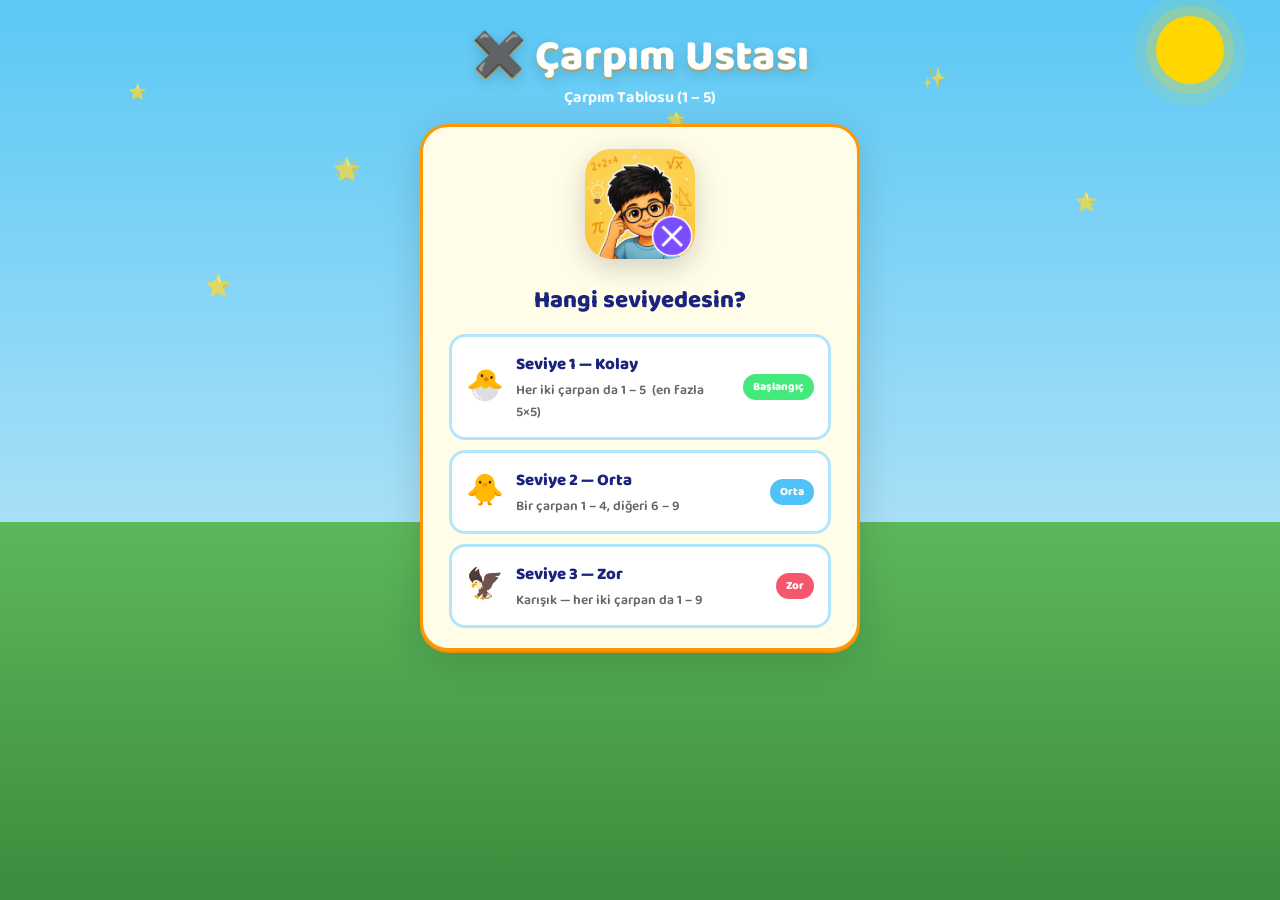
<file: carpim/index.html>
<!DOCTYPE html>
<html lang="tr">
<head>
<meta charset="UTF-8">
<meta name="viewport" content="width=device-width, initial-scale=1.0, maximum-scale=1.0, user-scalable=no, viewport-fit=cover">
<title>Çarpım Ustası</title>
<link rel="manifest" href="manifest.json">
<link rel="icon" type="image/png" sizes="192x192" href="/carpim/carpim_icon_192.png">
<link rel="icon" type="image/png" sizes="512x512" href="/carpim/carpim_icon_512.png">
<link rel="shortcut icon" href="/carpim/carpim_icon_192.png">
<meta name="theme-color" content="#FF9800">
<meta name="apple-mobile-web-app-capable" content="yes">
<meta name="mobile-web-app-capable" content="yes">
<meta name="apple-mobile-web-app-status-bar-style" content="default">
<meta name="apple-mobile-web-app-title" content="ÇarpımApp">
<link rel="apple-touch-icon" href="/carpim/carpim_icon_192.png">
<link rel="preconnect" href="https://fonts.googleapis.com">
<link rel="preconnect" href="https://fonts.gstatic.com" crossorigin>
<link href="https://fonts.googleapis.com/css2?family=Baloo+2:wght@400;600;700;800&display=swap" rel="stylesheet">
<style>
  *, *::before, *::after { box-sizing: border-box; margin: 0; padding: 0; }
  * { -webkit-tap-highlight-color: transparent; }

  :root {
    --sky-top: #5bc8f5;
    --sky-bot: #a8e0f7;
    --grass:   #5cb85c;
    --grass-deep: #3d8b3d;
    --sun:     #FFD600;
    --card-bg: #fffde7;
    --card-border: #FF9800;
    --correct: #43e97b;
    --wrong:   #f5576c;
    --btn-border: #b3e5fc;
    --btn-border-hot: #4fc3f7;
    --text-dark: #1a237e;
    --op-color: #7C4DFF;
    --ans-color: #e53935;
    --font: 'Baloo 2', sans-serif;
  }

  html {
    height: 100%;
    -webkit-text-size-adjust: 100%;
    overscroll-behavior-y: contain;
  }

  body {
    min-height: 100%;
    min-height: 100dvh;
    font-family: var(--font);
    display: flex;
    flex-direction: column;
    align-items: center;
    position: relative;
    overflow-x: hidden;
    background: var(--sky-bot);
    user-select: none;
    -webkit-user-select: none;
    touch-action: manipulation;
  }

  body::before {
    content: '';
    position: fixed;
    inset: 0;
    background: linear-gradient(180deg, var(--sky-top) 0%, var(--sky-bot) 58%, var(--grass) 58%, var(--grass-deep) 100%);
    z-index: -1;
  }

  /* ── Sky decorations ── */
  .sun {
    position: fixed;
    top: calc(env(safe-area-inset-top, 0px) + 12px);
    right: 14px;
    width: 52px; height: 52px;
    background: var(--sun); border-radius: 50%;
    box-shadow: 0 0 0 10px rgba(255,214,0,.22), 0 0 0 22px rgba(255,214,0,.09);
    animation: pulse-sun 3s ease-in-out infinite;
    z-index: 0; pointer-events: none;
  }
  @keyframes pulse-sun {
    0%,100%{box-shadow:0 0 0 10px rgba(255,214,0,.22),0 0 0 22px rgba(255,214,0,.09)}
    50%    {box-shadow:0 0 0 16px rgba(255,214,0,.28),0 0 0 32px rgba(255,214,0,.11)}
  }
  @media (min-width: 700px) {
    .sun { width: 68px; height: 68px; right: 56px; top: 16px; }
  }

  .cloud { position:fixed; background:#fff; border-radius:50px; opacity:.86; z-index:0; pointer-events:none; }
  .cloud::before,.cloud::after{content:'';position:absolute;background:#fff;border-radius:50%;}
  .c1{width:96px;height:30px;top:calc(env(safe-area-inset-top,0px) + 22px);left:-110px;animation:drift 24s linear infinite;}
  .c1::before{width:44px;height:44px;top:-22px;left:14px;}
  .c1::after{width:30px;height:30px;top:-13px;left:48px;}
  .c2{width:72px;height:24px;top:calc(env(safe-area-inset-top,0px) + 84px);left:-90px;animation:drift 32s linear infinite 8s;}
  .c2::before{width:32px;height:32px;top:-16px;left:9px;}
  .c2::after{width:22px;height:22px;top:-10px;left:36px;}
  .c3{width:86px;height:27px;top:calc(env(safe-area-inset-top,0px) + 48px);left:-100px;animation:drift 28s linear infinite 15s;}
  .c3::before{width:39px;height:39px;top:-20px;left:12px;}
  .c3::after{width:25px;height:25px;top:-12px;left:44px;}
  @keyframes drift{from{transform:translateX(0)}to{transform:translateX(calc(100vw + 140px))}}

  .star-deco{position:fixed;z-index:0;pointer-events:none;opacity:.75;animation:float-star 4s ease-in-out infinite;}
  @keyframes float-star{0%,100%{transform:translateY(0) rotate(0)}50%{transform:translateY(-12px) rotate(18deg)}}

  @keyframes fox-bounce{0%,100%{transform:translateY(0)}50%{transform:translateY(-8px)}}

  /* ── Screens ── */
  .screen {
    position: relative; z-index: 2;
    display: flex; flex-direction: column; align-items: center;
    width: 100%;
    padding: calc(env(safe-area-inset-top, 0px) + 16px) 16px calc(env(safe-area-inset-bottom, 0px) + 28px);
  }

  .app-title {
    font-size: clamp(1.7rem, 6.5vw, 2.7rem);
    font-weight: 800; color: #fff;
    text-shadow: 0 4px 14px rgba(0,0,0,.18), 0 2px 0 rgba(255,152,0,.55);
    text-align: center; line-height: 1.1;
    margin-top: 12px;
    padding: 0 56px 0 8px; /* güneşe yer bırak */
  }
  @media (min-width: 700px) { .app-title { padding: 0; margin-top: 18px; } }

  .app-sub {
    color: rgba(255,255,255,.92); font-size: clamp(.88rem,2.6vw,1rem);
    font-weight: 700; margin-top: 3px; text-align: center;
  }

  .app-logo-img {
    width: clamp(88px, 24vw, 110px);
    height: clamp(88px, 24vw, 110px);
    border-radius: 24%;
    box-shadow: 0 8px 28px rgba(0,0,0,.18);
  }

  /* ── Card ── */
  .card {
    background: var(--card-bg);
    border-radius: 28px;
    box-shadow: 0 10px 40px rgba(0,0,0,.14), 0 2px 0 var(--card-border);
    border: 3px solid var(--card-border);
    padding: 20px 20px 18px;
    margin-top: 14px;
    width: min(440px, 100%);
    text-align: center;
  }
  @media (min-width: 480px) { .card { padding: 22px 26px 20px; } }

  /* ── Level select ── */
  .level-title {
    font-size: clamp(1.15rem,4.5vw,1.5rem);
    font-weight: 800; color: var(--text-dark);
    margin-bottom: 14px;
  }
  .level-cards { display: flex; flex-direction: column; gap: 10px; }
  .level-card {
    background: #fff; border: 3px solid var(--btn-border);
    border-radius: 16px; padding: 14px 14px;
    min-height: 64px;
    cursor: pointer; transition: transform .18s cubic-bezier(.34,1.56,.64,1), border-color .18s, box-shadow .18s;
    display: flex; align-items: center; gap: 12px;
  }
  @media (hover:hover) {
    .level-card:hover{transform:translateY(-3px) scale(1.02);border-color:var(--btn-border-hot);box-shadow:0 6px 18px rgba(79,195,247,.22);}
  }
  .level-card:active{transform:scale(.97);border-color:var(--btn-border-hot);}
  .lv-icon { font-size: 1.9rem; flex-shrink: 0; }
  .lv-info { flex: 1; text-align: left; min-width: 0; }
  .lv-name { font-size: clamp(.95rem,3.6vw,1.05rem); font-weight: 800; color: var(--text-dark); }
  .lv-desc { font-size: clamp(.76rem,2.9vw,.85rem); color: #666; font-weight: 600; margin-top: 1px; }
  .lv-badge { font-size: .72rem; font-weight: 800; padding: 4px 10px; border-radius: 20px; color: #fff; flex-shrink:0; }
  .lv1 .lv-badge{background:#43e97b;}
  .lv2 .lv-badge{background:#4fc3f7;}
  .lv3 .lv-badge{background:#f5576c;}

  /* ── Score bar ── */
  .scorebar {
    display: flex; gap: 12px; align-items: center; justify-content: center;
    flex-wrap: wrap;
    background: rgba(255,255,255,.88); border-radius: 50px;
    padding: 7px 20px; margin-top: 12px;
    box-shadow: 0 3px 14px rgba(0,0,0,.1);
    font-weight: 800; font-size: clamp(.84rem,3.2vw,1rem); color: #333;
    max-width: 100%;
  }
  .scorebar span { white-space: nowrap; }

  /* ── Question ── */
  .level-badge {
    display: inline-block;
    background: linear-gradient(135deg,#43e97b,#38f9d7);
    color:#fff; font-weight:800; font-size:.8rem;
    padding: 4px 14px; border-radius: 20px; margin-bottom: 8px;
    box-shadow: 0 2px 8px rgba(67,233,123,.3);
  }

  .question-holder { display:flex; justify-content:center; }
  .question {
    margin: 4px 0 14px;
    display: inline-block;
    font-weight: 800; color: var(--text-dark);
    line-height: 1.15;
    min-width: 140px;
  }
  .vq-num, .vq-op-row, .vq-ans {
    font-size: clamp(2.1rem, 9vw, 3.2rem);
    font-weight: 800;
    display: flex;
    width: 100%;
  }
  .vq-num { justify-content: flex-end; padding-right: 4px; }
  .vq-op-row {
    justify-content: space-between;
    align-items: baseline;
    padding: 0 4px;
    color: var(--op-color);
    gap: 24px;
  }
  .vq-op-sign { flex-shrink: 0; }
  .vq-op-num  { flex-shrink: 0; color: var(--op-color); }
  .vq-ans { justify-content: flex-end; padding-right: 4px; color: var(--ans-color); }
  .vq-line {
    width: 100%; height: 4px;
    background: var(--text-dark);
    border-radius: 4px; margin: 4px 0;
  }

  .answer-row {
    display: grid; grid-template-columns: repeat(2,1fr);
    gap: 10px; margin-bottom: 12px;
  }

  .choice-btn {
    font-family: var(--font);
    font-size: clamp(1.4rem,6vw,1.75rem);
    font-weight: 800; color: var(--text-dark);
    background: #fff; border: 3px solid var(--btn-border);
    border-radius: 16px;
    min-height: 60px;
    padding: 10px 8px;
    cursor: pointer; width: 100%;
    transition: transform .18s cubic-bezier(.34,1.56,.64,1), border-color .18s, box-shadow .18s, background .18s;
    box-shadow: 0 3px 10px rgba(0,0,0,.07);
    touch-action: manipulation;
  }
  @media (hover:hover) {
    .choice-btn:hover{transform:translateY(-3px) scale(1.06);border-color:var(--btn-border-hot);}
  }
  .choice-btn:active{transform:scale(.94);}
  .choice-btn.correct{background:linear-gradient(135deg,#43e97b,#38f9d7);border-color:#43e97b;color:#fff;transform:scale(1.08);box-shadow:0 6px 20px rgba(67,233,123,.38);}
  .choice-btn.wrong{background:linear-gradient(135deg,#f5576c,#f093fb);border-color:#f5576c;color:#fff;animation:shake .4s;}
  @keyframes shake{0%,100%{transform:translateX(0)}20%{transform:translateX(-7px)}40%{transform:translateX(7px)}60%{transform:translateX(-4px)}80%{transform:translateX(4px)}}

  .feedback {
    font-size: clamp(1.05rem,4.2vw,1.35rem);
    font-weight: 800; min-height: 34px;
  }
  .feedback.correct{color:#2e7d32;}
  .feedback.wrong{color:#c62828;}

  /* ── Progress + fox ── */
  .progress-area { margin-top: 10px; }
  .progress-footer { display: flex; align-items: center; gap: 8px; }
  .progress-wrap-rel { flex: 1; position: relative; height: 18px; }
  .progress-wrap {
    position: absolute; inset: 0;
    background: #e0f7fa; border-radius: 20px;
    overflow: hidden; border: 2px solid #b3e5fc;
    display: flex; align-items: center;
  }
  .progress-bar {
    height: 100%;
    background: linear-gradient(90deg,#43e97b,#38f9d7);
    border-radius: 20px;
    transition: width .5s cubic-bezier(.34,1.56,.64,1);
  }
  .progress-label {
    position: absolute; left: 50%; top: 50%;
    transform: translate(-50%,-50%);
    font-size: .74rem; color: #3a7a3a; font-weight: 800;
    pointer-events: none; white-space: nowrap;
    line-height: 1;
  }
  .fox-inline {
    font-size: 1.8rem;
    animation: fox-bounce 2.2s ease-in-out infinite;
    filter: drop-shadow(0 3px 6px rgba(0,0,0,.2));
    transition: transform .35s;
    line-height: 1;
    flex-shrink: 0;
    display: flex; align-items: center;
    height: 18px;
  }

  .back-btn{
    font-family:var(--font);font-size:.92rem;font-weight:700;
    background:rgba(255,255,255,.72);border:2px solid rgba(255,255,255,.6);
    border-radius:50px;padding:10px 22px;min-height:44px;
    cursor:pointer;color:var(--text-dark);
    margin-top:12px;transition:background .15s, transform .15s;
    touch-action: manipulation;
  }
  @media (hover:hover){ .back-btn:hover{background:#fff;} }
  .back-btn:active{transform:scale(.95);background:#fff;}

  /* ── Celebrate ── */
  .celebrate{display:none;position:fixed;inset:0;z-index:100;background:rgba(0,0,0,.55);align-items:center;justify-content:center;padding:16px;}
  .celebrate.show{display:flex;}
  .celebrate-box{background:#fff;border-radius:28px;padding:30px 28px;text-align:center;box-shadow:0 20px 60px rgba(0,0,0,.25);animation:pop-in .45s cubic-bezier(.34,1.56,.64,1);max-width:330px;width:100%;}
  @keyframes pop-in{from{transform:scale(.5) rotate(-8deg);opacity:0}to{transform:scale(1) rotate(0);opacity:1}}
  .c-emoji{font-size:3.4rem;}
  .celebrate-box h2{font-size:clamp(1.5rem,6vw,2.1rem);font-weight:800;color:var(--text-dark);margin:8px 0 6px;}
  .celebrate-box p{font-size:.98rem;color:#555;font-weight:600;margin-bottom:16px;}
  .celebrate-btns{display:flex;gap:10px;flex-wrap:wrap;justify-content:center;}
  .cel-btn{font-family:var(--font);font-size:.98rem;font-weight:800;border:none;border-radius:50px;padding:13px 22px;min-height:48px;cursor:pointer;transition:transform .18s;touch-action:manipulation;}
  .cel-btn.primary{background:linear-gradient(135deg,#FFD600,#FF8C00);color:#fff;box-shadow:0 4px 16px rgba(255,140,0,.3);}
  .cel-btn.secondary{background:linear-gradient(135deg,#4fc3f7,#0288d1);color:#fff;box-shadow:0 4px 16px rgba(2,136,209,.25);}
  @media (hover:hover){ .cel-btn:hover{transform:scale(1.06);} }
  .cel-btn:active{transform:scale(.95);}

  .confetti-piece{position:fixed;width:11px;height:11px;border-radius:3px;pointer-events:none;z-index:200;animation:fall linear forwards;}
  @keyframes fall{0%{transform:translateY(-40px) rotate(0);opacity:1}100%{transform:translateY(100vh) rotate(720deg);opacity:0}}

  .hidden{display:none!important;}

  @media (prefers-reduced-motion: reduce) {
    .sun, .cloud, .star-deco, .fox-inline { animation: none !important; }
    .choice-btn, .level-card, .cel-btn, .back-btn, .progress-bar { transition: none !important; }
  }
</style>
</head>
<body>

<div class="sun"></div>
<div class="cloud c1"></div>
<div class="cloud c2"></div>
<div class="cloud c3"></div>

<!-- ══ LEVEL SELECT ══ -->
<div class="screen" id="screenSelect">
  <div class="app-title">✖️ Çarpım Ustası</div>
  <div class="app-sub">Çarpım Tablosu (1 – 5)</div>

  <div class="card">
    <div style="text-align:center; margin-bottom:14px;">
      <img src="/carpim/carpim_icon_512.png" alt="Çarpım Ustası" class="app-logo-img">
    </div>
    <div class="level-title">Hangi seviyedesin?</div>
    <div class="level-cards">

      <div class="level-card lv1" onclick="startGame(1)">
        <div class="lv-icon">🐣</div>
        <div class="lv-info">
          <div class="lv-name">Seviye 1 — Kolay</div>
          <div class="lv-desc">Her iki çarpan da 1 – 5 &nbsp;(en fazla 5×5)</div>
        </div>
        <div class="lv-badge">Başlangıç</div>
      </div>

      <div class="level-card lv2" onclick="startGame(2)">
        <div class="lv-icon">🐥</div>
        <div class="lv-info">
          <div class="lv-name">Seviye 2 — Orta</div>
          <div class="lv-desc">Bir çarpan 1 – 4, diğeri 6 – 9</div>
        </div>
        <div class="lv-badge">Orta</div>
      </div>

      <div class="level-card lv3" onclick="startGame(3)">
        <div class="lv-icon">🦅</div>
        <div class="lv-info">
          <div class="lv-name">Seviye 3 — Zor</div>
          <div class="lv-desc">Karışık — her iki çarpan da 1 – 9</div>
        </div>
        <div class="lv-badge">Zor</div>
      </div>

    </div>
  </div>
</div>

<!-- ══ GAME ══ -->
<div class="screen hidden" id="screenGame">
  <div class="app-title">✖️ Çarpım Ustası</div>

  <div class="scorebar">
    <span>⭐ Puan: <b id="score">0</b></span>
    <span>🔥 Seri: <b id="streak">0</b></span>
    <span>❤️ Can: <span id="lives">❤️❤️❤️</span></span>
  </div>

  <div class="card">
    <div style="text-align:center; margin-bottom:10px;">
      <div class="level-badge" id="levelBadge">Seviye 1</div>
    </div>
    <div class="question-holder">
      <div class="question" id="question">?</div>
    </div>
    <div class="answer-row" id="answerRow"></div>
    <div class="feedback" id="feedback"></div>
    <div class="progress-area">
      <div class="progress-footer">
        <div class="progress-wrap-rel">
          <div class="progress-wrap">
            <div class="progress-bar" id="progressBar" style="width:0%"></div>
          </div>
          <div class="progress-label" id="progressLabel">0 / 10</div>
        </div>
        <div class="fox-inline" id="fox">🦊</div>
      </div>
    </div>
  </div>

  <button class="back-btn" onclick="goSelect()">← Seviye seç</button>
</div>

<!-- ══ CELEBRATE ══ -->
<div class="celebrate" id="celebrate">
  <div class="celebrate-box">
    <div class="c-emoji" id="cEmoji">🏆</div>
    <h2 id="cTitle">Harika!</h2>
    <p id="cMsg">Tüm soruları tamamladın!</p>
    <div class="celebrate-btns">
      <button class="cel-btn primary" onclick="restartSame()">Tekrar 🎮</button>
      <button class="cel-btn secondary" onclick="goSelect()">Seviye seç 📋</button>
    </div>
  </div>
</div>

<script>
/* ── Stars (sadece gökyüzü bölgesi) ── */
[[10,9],[26,17],[72,7],[84,21],[52,12],[38,26],[16,30],[64,24]].forEach(([l,t],i)=>{
  const s=document.createElement('div');
  s.className='star-deco';
  s.textContent=i%3===0?'⭐':i%3===1?'🌟':'✨';
  s.style.cssText=`left:${l}%;top:${t}%;animation-delay:${(i*.55).toFixed(1)}s;font-size:${15+((i*7)%9)}px`;
  document.body.appendChild(s);
});

/* ── State ── */
const TOTAL=10;
const FOXES=['🦊','🐸','🐼','🦁','🐯','🐻','🦄','🐧'];
const OK=['Aferin! 🎉','Harika! ⭐','Süper! 🚀','Mükemmel! 🌟','Doğru! 💪','Evet! 🎊'];
const ERR=['Neredeyse! 😅','Tekrar dene! 💪','Olmadı, devam! 🙂'];
let score=0,streak=0,lives=3,qCount=0,lv=1,answered=false,correct=0,autoT=null;
let lastKey='';

function rnd(a,b){return Math.floor(Math.random()*(b-a+1))+a;}
function buzz(ms){ if(navigator.vibrate) navigator.vibrate(ms); }

/* ── Soru üretimi (aynı soru art arda gelmez) ── */
function makeQ(level){
  let q, key, guard=0;
  do { q=genQ(level); key=q.a+q.op+q.b; guard++; }
  while(key===lastKey && guard<20);
  lastKey=key;
  correct = q.a*q.b;
  return q;
}

function genQ(level){
  let a,b;
  if(level===1){
    // Kolay: her iki çarpan da 1-5, sonuç max 5×5
    a=rnd(1,5); b=rnd(1,5);
  } else if(level===2){
    // Orta: bir çarpan 1-4, diğeri 6-9 (5 hariç, sıra karışık)
    const small=rnd(1,4), big=rnd(6,9);
    if(Math.random()>.5){a=small;b=big;} else {a=big;b=small;}
  } else {
    // Zor: karışık, her iki çarpan da 1-9
    a=rnd(1,9); b=rnd(1,9);
  }
  return {a,b,op:'×'};
}

/* ── Akıllı çeldiriciler: çocukların gerçek hataları ── */
function makeChoices(c,q){
  const s=new Set([c]);
  const cands=[];
  if(q){
    cands.push(q.a*(q.b+1), q.a*(q.b-1));   // komşu çarpım (tabloda bir üst/alt)
    cands.push((q.a+1)*q.b, (q.a-1)*q.b);   // komşu tablo
    cands.push(q.a+q.b);                     // toplama ile karıştırma
  }
  cands.push(c+1, c-1, c+2, c-2);            // sayma hatası
  if(c>=10){                                  // basamak yer değiştirme
    const str=String(c);
    const swapped=+ (str.split('').reverse().join(''));
    if(swapped!==c) cands.push(swapped);
  }
  // karıştır, geçerli olanları ekle
  cands.sort(()=>Math.random()-.5);
  for(const v of cands){
    if(s.size>=4) break;
    if(v>=0 && v!==c && !s.has(v)) s.add(v);
  }
  let tries=0;
  while(s.size<4&&tries<200){tries++;const v=c+rnd(-6,6);if(v>=0&&!s.has(v))s.add(v);}
  let f=1;while(s.size<4){if(!s.has(c+f)&&c+f>=0)s.add(c+f);f++;}
  return [...s].sort(()=>Math.random()-.5);
}

/* ── Navigasyon ── */
function startGame(level){
  lv=level;score=0;streak=0;lives=3;qCount=0;lastKey='';
  $('score').textContent=0;$('streak').textContent=0;$('lives').textContent='❤️❤️❤️';
  const foxEl=$('fox');
  if(foxEl) foxEl.textContent=FOXES[rnd(0,FOXES.length-1)];
  $('levelBadge').textContent=level===1?'Seviye 1 — 1·2·3':level===2?'Seviye 2 — 4·5':'Seviye 3 — Karışık';
  show('screenGame');hide('screenSelect');
  window.scrollTo(0,0);
  renderQ();
}
function goSelect(){
  clearTimeout(autoT);
  $('celebrate').classList.remove('show');
  hide('screenGame');show('screenSelect');
  window.scrollTo(0,0);
}
function restartSame(){$('celebrate').classList.remove('show');startGame(lv);}

/* ── Oyun ── */
function renderQ(){
  answered=false;
  const q=makeQ(lv);
  $('question').innerHTML=`
    <div class="vq-num">${q.a}</div>
    <div class="vq-op-row"><span class="vq-op-sign">${q.op}</span><span class="vq-op-num">${q.b}</span></div>
    <div class="vq-line"></div>
    <div class="vq-ans">?</div>
  `;
  $('feedback').textContent='';$('feedback').className='feedback';
  const row=$('answerRow');row.innerHTML='';
  makeChoices(correct,q).forEach(c=>{
    const b=document.createElement('button');
    b.className='choice-btn';
    b.textContent=c;
    b.dataset.val=c;
    b.onclick=()=>checkA(c,b);
    row.appendChild(b);
  });
  updateProg();
}

function checkA(val,btn){
  if(answered)return;
  answered=true;clearTimeout(autoT);
  document.querySelectorAll('.choice-btn').forEach(b=>b.style.pointerEvents='none');
  if(val===correct){
    btn.classList.add('correct');streak++;score+=(streak>=3?2:1);
    setFb(OK[rnd(0,OK.length-1)],'correct');animFox('happy');buzz(30);
    if(streak%3===0)confetti(12);
  } else {
    btn.classList.add('wrong');
    document.querySelectorAll('.choice-btn').forEach(b=>{if(+b.dataset.val===correct)b.classList.add('correct');});
    streak=0;lives=Math.max(0,lives-1);
    setFb(ERR[rnd(0,ERR.length-1)],'wrong');animFox('sad');buzz([60,40,60]);
  }
  $('score').textContent=score;$('streak').textContent=streak;
  $('lives').textContent=lives===0?'💀':'❤️'.repeat(lives);
  qCount++;updateProg();
  if(qCount>=TOTAL||lives===0){setTimeout(endGame,950);}
  else{autoT=setTimeout(renderQ, val===correct?1300:2000);}
}

function setFb(msg,cls){const e=$('feedback');e.textContent=msg;e.className='feedback '+cls;}
function updateProg(){
  $('progressBar').style.width=(qCount/TOTAL*100)+'%';
  $('progressLabel').textContent=`${qCount} / ${TOTAL}`;
}
function endGame(){
  let emoji,title,msg;
  if(lives===0){emoji='😢';title='Canlar bitti!';msg=`${score} puan topladın. Tekrar dene!`;}
  else if(score>=TOTAL*1.5){emoji='🏆';title='Şampiyon!';msg=`Mükemmel! ${score} puan! 🌟`;confetti(30);}
  else if(score>=TOTAL){emoji='⭐';title='Harika!';msg=`${score} puan! Çok iyisin!`;confetti(16);}
  else{emoji='💪';title='İyi iş!';msg=`${score} puan. Biraz daha pratik yapalım!`;}
  $('cEmoji').textContent=emoji;$('cTitle').textContent=title;$('cMsg').textContent=msg;
  $('celebrate').classList.add('show');
}

function animFox(mood){
  const e=$('fox');
  if(!e)return;
  e.style.transform=mood==='happy'?'scale(1.4) rotate(-12deg)':'scale(.85) rotate(12deg)';
  setTimeout(()=>e.style.transform='',420);
}

function confetti(n){
  if(matchMedia('(prefers-reduced-motion: reduce)').matches) return;
  const colors=['#FFD600','#43e97b','#4fc3f7','#f5576c','#ab47bc','#FF8C00'];
  for(let i=0;i<n;i++)setTimeout(()=>{
    const el=document.createElement('div');el.className='confetti-piece';
    el.style.left=Math.random()*100+'vw';
    el.style.background=colors[rnd(0,colors.length-1)];
    el.style.animationDuration=(1.2+Math.random()*2)+'s';
    el.style.borderRadius=Math.random()>.5?'50%':'3px';
    document.body.appendChild(el);setTimeout(()=>el.remove(),3200);
  },i*45);
}

function $(id){return document.getElementById(id);}
function show(id){$(id).classList.remove('hidden');}
function hide(id){$(id).classList.add('hidden');}

if('serviceWorker' in navigator){
  window.addEventListener('load', () => {
    navigator.serviceWorker.register('/carpim/sw.js');
  });
}
</script>
</body>
</html>
</file>
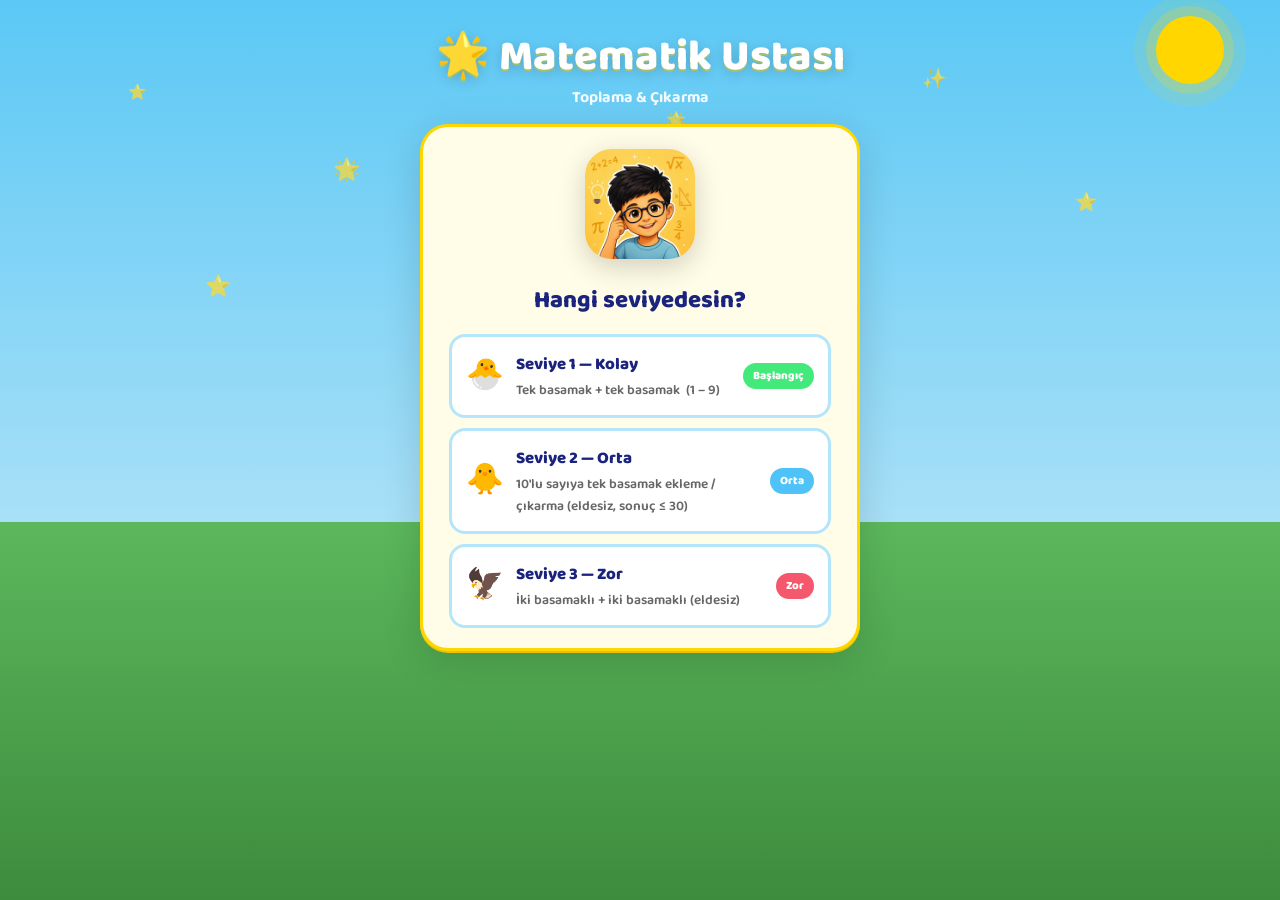
<file: matik/index.html>
<!DOCTYPE html>
<html lang="tr">
<head>
<meta charset="UTF-8">
<meta name="viewport" content="width=device-width, initial-scale=1.0, maximum-scale=1.0, user-scalable=no, viewport-fit=cover">
<title>Matematik Ustası</title>
<link rel="manifest" href="manifest.json">
<link rel="icon" type="image/png" sizes="192x192" href="/matik/math_icon_192.png">
<link rel="icon" type="image/png" sizes="512x512" href="/matik/math_icon_512.png">
<link rel="shortcut icon" href="/matik/math_icon_192.png">
<meta name="theme-color" content="#FFD600">
<meta name="apple-mobile-web-app-capable" content="yes">
<meta name="mobile-web-app-capable" content="yes">
<meta name="apple-mobile-web-app-status-bar-style" content="default">
<meta name="apple-mobile-web-app-title" content="MatikApp">
<link rel="apple-touch-icon" href="/matik/math_icon_192.png">
<link rel="preconnect" href="https://fonts.googleapis.com">
<link rel="preconnect" href="https://fonts.gstatic.com" crossorigin>
<link href="https://fonts.googleapis.com/css2?family=Baloo+2:wght@400;600;700;800&display=swap" rel="stylesheet">
<style>
  *, *::before, *::after { box-sizing: border-box; margin: 0; padding: 0; }
  * { -webkit-tap-highlight-color: transparent; }

  :root {
    --sky-top: #5bc8f5;
    --sky-bot: #a8e0f7;
    --grass:   #5cb85c;
    --grass-deep: #3d8b3d;
    --sun:     #FFD600;
    --card-bg: #fffde7;
    --card-border: #FFD600;
    --correct: #43e97b;
    --wrong:   #f5576c;
    --btn-border: #b3e5fc;
    --btn-border-hot: #4fc3f7;
    --text-dark: #1a237e;
    --op-color: #5c6bc0;
    --ans-color: #e53935;
    --font: 'Baloo 2', sans-serif;
  }

  html {
    height: 100%;
    -webkit-text-size-adjust: 100%;
    overscroll-behavior-y: contain;
  }

  body {
    min-height: 100%;
    min-height: 100dvh;
    font-family: var(--font);
    display: flex;
    flex-direction: column;
    align-items: center;
    position: relative;
    overflow-x: hidden;
    background: var(--sky-bot);
    user-select: none;
    -webkit-user-select: none;
    touch-action: manipulation;
  }

  body::before {
    content: '';
    position: fixed;
    inset: 0;
    background: linear-gradient(180deg, var(--sky-top) 0%, var(--sky-bot) 58%, var(--grass) 58%, var(--grass-deep) 100%);
    z-index: -1;
  }

  /* ── Sky decorations ── */
  .sun {
    position: fixed;
    top: calc(env(safe-area-inset-top, 0px) + 12px);
    right: 14px;
    width: 52px; height: 52px;
    background: var(--sun); border-radius: 50%;
    box-shadow: 0 0 0 10px rgba(255,214,0,.22), 0 0 0 22px rgba(255,214,0,.09);
    animation: pulse-sun 3s ease-in-out infinite;
    z-index: 0; pointer-events: none;
  }
  @keyframes pulse-sun {
    0%,100%{box-shadow:0 0 0 10px rgba(255,214,0,.22),0 0 0 22px rgba(255,214,0,.09)}
    50%    {box-shadow:0 0 0 16px rgba(255,214,0,.28),0 0 0 32px rgba(255,214,0,.11)}
  }
  @media (min-width: 700px) {
    .sun { width: 68px; height: 68px; right: 56px; top: 16px; }
  }

  .cloud { position:fixed; background:#fff; border-radius:50px; opacity:.86; z-index:0; pointer-events:none; }
  .cloud::before,.cloud::after{content:'';position:absolute;background:#fff;border-radius:50%;}
  .c1{width:96px;height:30px;top:calc(env(safe-area-inset-top,0px) + 22px);left:-110px;animation:drift 24s linear infinite;}
  .c1::before{width:44px;height:44px;top:-22px;left:14px;}
  .c1::after{width:30px;height:30px;top:-13px;left:48px;}
  .c2{width:72px;height:24px;top:calc(env(safe-area-inset-top,0px) + 84px);left:-90px;animation:drift 32s linear infinite 8s;}
  .c2::before{width:32px;height:32px;top:-16px;left:9px;}
  .c2::after{width:22px;height:22px;top:-10px;left:36px;}
  .c3{width:86px;height:27px;top:calc(env(safe-area-inset-top,0px) + 48px);left:-100px;animation:drift 28s linear infinite 15s;}
  .c3::before{width:39px;height:39px;top:-20px;left:12px;}
  .c3::after{width:25px;height:25px;top:-12px;left:44px;}
  @keyframes drift{from{transform:translateX(0)}to{transform:translateX(calc(100vw + 140px))}}

  .star-deco{position:fixed;z-index:0;pointer-events:none;opacity:.75;animation:float-star 4s ease-in-out infinite;}
  @keyframes float-star{0%,100%{transform:translateY(0) rotate(0)}50%{transform:translateY(-12px) rotate(18deg)}}

  @keyframes fox-bounce{0%,100%{transform:translateY(0)}50%{transform:translateY(-8px)}}

  /* ── Screens ── */
  .screen {
    position: relative; z-index: 2;
    display: flex; flex-direction: column; align-items: center;
    width: 100%;
    padding: calc(env(safe-area-inset-top, 0px) + 16px) 16px calc(env(safe-area-inset-bottom, 0px) + 28px);
  }

  .app-title {
    font-size: clamp(1.7rem, 6.5vw, 2.7rem);
    font-weight: 800; color: #fff;
    text-shadow: 0 4px 14px rgba(0,0,0,.18), 0 2px 0 rgba(255,214,0,.5);
    text-align: center; line-height: 1.1;
    margin-top: 12px;
    padding: 0 56px 0 8px; /* güneşe yer bırak */
  }
  @media (min-width: 700px) { .app-title { padding: 0; margin-top: 18px; } }

  .app-sub {
    color: rgba(255,255,255,.92); font-size: clamp(.88rem,2.6vw,1rem);
    font-weight: 700; margin-top: 3px; text-align: center;
  }

  .app-logo-img {
    width: clamp(88px, 24vw, 110px);
    height: clamp(88px, 24vw, 110px);
    border-radius: 24%;
    box-shadow: 0 8px 28px rgba(0,0,0,.18);
  }

  /* ── Card ── */
  .card {
    background: var(--card-bg);
    border-radius: 28px;
    box-shadow: 0 10px 40px rgba(0,0,0,.14), 0 2px 0 var(--card-border);
    border: 3px solid var(--card-border);
    padding: 20px 20px 18px;
    margin-top: 14px;
    width: min(440px, 100%);
    text-align: center;
  }
  @media (min-width: 480px) { .card { padding: 22px 26px 20px; } }

  /* ── Level select ── */
  .level-title {
    font-size: clamp(1.15rem,4.5vw,1.5rem);
    font-weight: 800; color: var(--text-dark);
    margin-bottom: 14px;
  }
  .level-cards { display: flex; flex-direction: column; gap: 10px; }
  .level-card {
    background: #fff; border: 3px solid var(--btn-border);
    border-radius: 16px; padding: 14px 14px;
    min-height: 64px;
    cursor: pointer; transition: transform .18s cubic-bezier(.34,1.56,.64,1), border-color .18s, box-shadow .18s;
    display: flex; align-items: center; gap: 12px;
  }
  @media (hover:hover) {
    .level-card:hover{transform:translateY(-3px) scale(1.02);border-color:var(--btn-border-hot);box-shadow:0 6px 18px rgba(79,195,247,.22);}
  }
  .level-card:active{transform:scale(.97);border-color:var(--btn-border-hot);}
  .lv-icon { font-size: 1.9rem; flex-shrink: 0; }
  .lv-info { flex: 1; text-align: left; min-width: 0; }
  .lv-name { font-size: clamp(.95rem,3.6vw,1.05rem); font-weight: 800; color: var(--text-dark); }
  .lv-desc { font-size: clamp(.76rem,2.9vw,.85rem); color: #666; font-weight: 600; margin-top: 1px; }
  .lv-badge { font-size: .72rem; font-weight: 800; padding: 4px 10px; border-radius: 20px; color: #fff; flex-shrink:0; }
  .lv1 .lv-badge{background:#43e97b;}
  .lv2 .lv-badge{background:#4fc3f7;}
  .lv3 .lv-badge{background:#f5576c;}

  /* ── Score bar ── */
  .scorebar {
    display: flex; gap: 12px; align-items: center; justify-content: center;
    flex-wrap: wrap;
    background: rgba(255,255,255,.88); border-radius: 50px;
    padding: 7px 20px; margin-top: 12px;
    box-shadow: 0 3px 14px rgba(0,0,0,.1);
    font-weight: 800; font-size: clamp(.84rem,3.2vw,1rem); color: #333;
    max-width: 100%;
  }
  .scorebar span { white-space: nowrap; }

  /* ── Question ── */
  .level-badge {
    display: inline-block;
    background: linear-gradient(135deg,#43e97b,#38f9d7);
    color:#fff; font-weight:800; font-size:.8rem;
    padding: 4px 14px; border-radius: 20px; margin-bottom: 8px;
    box-shadow: 0 2px 8px rgba(67,233,123,.3);
  }

  .question-holder { display:flex; justify-content:center; }
  .question {
    margin: 4px 0 14px;
    display: inline-block;
    font-weight: 800; color: var(--text-dark);
    line-height: 1.15;
    min-width: 140px;
  }
  .vq-num, .vq-op-row, .vq-ans {
    font-size: clamp(2.1rem, 9vw, 3.2rem);
    font-weight: 800;
    display: flex;
    width: 100%;
  }
  .vq-num { justify-content: flex-end; padding-right: 4px; }
  .vq-op-row {
    justify-content: space-between;
    align-items: baseline;
    padding: 0 4px;
    color: var(--op-color);
    gap: 24px;
  }
  .vq-op-sign { flex-shrink: 0; }
  .vq-op-num  { flex-shrink: 0; color: var(--op-color); }
  .vq-ans { justify-content: flex-end; padding-right: 4px; color: var(--ans-color); }
  .vq-line {
    width: 100%; height: 4px;
    background: var(--text-dark);
    border-radius: 4px; margin: 4px 0;
  }

  .answer-row {
    display: grid; grid-template-columns: repeat(2,1fr);
    gap: 10px; margin-bottom: 12px;
  }

  .choice-btn {
    font-family: var(--font);
    font-size: clamp(1.4rem,6vw,1.75rem);
    font-weight: 800; color: var(--text-dark);
    background: #fff; border: 3px solid var(--btn-border);
    border-radius: 16px;
    min-height: 60px;
    padding: 10px 8px;
    cursor: pointer; width: 100%;
    transition: transform .18s cubic-bezier(.34,1.56,.64,1), border-color .18s, box-shadow .18s, background .18s;
    box-shadow: 0 3px 10px rgba(0,0,0,.07);
    touch-action: manipulation;
  }
  @media (hover:hover) {
    .choice-btn:hover{transform:translateY(-3px) scale(1.06);border-color:var(--btn-border-hot);}
  }
  .choice-btn:active{transform:scale(.94);}
  .choice-btn.correct{background:linear-gradient(135deg,#43e97b,#38f9d7);border-color:#43e97b;color:#fff;transform:scale(1.08);box-shadow:0 6px 20px rgba(67,233,123,.38);}
  .choice-btn.wrong{background:linear-gradient(135deg,#f5576c,#f093fb);border-color:#f5576c;color:#fff;animation:shake .4s;}
  @keyframes shake{0%,100%{transform:translateX(0)}20%{transform:translateX(-7px)}40%{transform:translateX(7px)}60%{transform:translateX(-4px)}80%{transform:translateX(4px)}}

  .feedback {
    font-size: clamp(1.05rem,4.2vw,1.35rem);
    font-weight: 800; min-height: 34px;
  }
  .feedback.correct{color:#2e7d32;}
  .feedback.wrong{color:#c62828;}

  /* ── Progress + fox ── */
  .progress-area { margin-top: 10px; }
  .progress-footer { display: flex; align-items: center; gap: 8px; }
  .progress-wrap-rel { flex: 1; position: relative; height: 18px; }
  .progress-wrap {
    position: absolute; inset: 0;
    background: #e0f7fa; border-radius: 20px;
    overflow: hidden; border: 2px solid #b3e5fc;
    display: flex; align-items: center;
  }
  .progress-bar {
    height: 100%;
    background: linear-gradient(90deg,#43e97b,#38f9d7);
    border-radius: 20px;
    transition: width .5s cubic-bezier(.34,1.56,.64,1);
  }
  .progress-label {
    position: absolute; left: 50%; top: 50%;
    transform: translate(-50%,-50%);
    font-size: .74rem; color: #3a7a3a; font-weight: 800;
    pointer-events: none; white-space: nowrap;
    line-height: 1;
  }
  .fox-inline {
    font-size: 1.8rem;
    animation: fox-bounce 2.2s ease-in-out infinite;
    filter: drop-shadow(0 3px 6px rgba(0,0,0,.2));
    transition: transform .35s;
    line-height: 1;
    flex-shrink: 0;
    display: flex; align-items: center;
    height: 18px;
  }

  .back-btn{
    font-family:var(--font);font-size:.92rem;font-weight:700;
    background:rgba(255,255,255,.72);border:2px solid rgba(255,255,255,.6);
    border-radius:50px;padding:10px 22px;min-height:44px;
    cursor:pointer;color:var(--text-dark);
    margin-top:12px;transition:background .15s, transform .15s;
    touch-action: manipulation;
  }
  @media (hover:hover){ .back-btn:hover{background:#fff;} }
  .back-btn:active{transform:scale(.95);background:#fff;}

  /* ── Celebrate ── */
  .celebrate{display:none;position:fixed;inset:0;z-index:100;background:rgba(0,0,0,.55);align-items:center;justify-content:center;padding:16px;}
  .celebrate.show{display:flex;}
  .celebrate-box{background:#fff;border-radius:28px;padding:30px 28px;text-align:center;box-shadow:0 20px 60px rgba(0,0,0,.25);animation:pop-in .45s cubic-bezier(.34,1.56,.64,1);max-width:330px;width:100%;}
  @keyframes pop-in{from{transform:scale(.5) rotate(-8deg);opacity:0}to{transform:scale(1) rotate(0);opacity:1}}
  .c-emoji{font-size:3.4rem;}
  .celebrate-box h2{font-size:clamp(1.5rem,6vw,2.1rem);font-weight:800;color:var(--text-dark);margin:8px 0 6px;}
  .celebrate-box p{font-size:.98rem;color:#555;font-weight:600;margin-bottom:16px;}
  .celebrate-btns{display:flex;gap:10px;flex-wrap:wrap;justify-content:center;}
  .cel-btn{font-family:var(--font);font-size:.98rem;font-weight:800;border:none;border-radius:50px;padding:13px 22px;min-height:48px;cursor:pointer;transition:transform .18s;touch-action:manipulation;}
  .cel-btn.primary{background:linear-gradient(135deg,#FFD600,#FF8C00);color:#fff;box-shadow:0 4px 16px rgba(255,140,0,.3);}
  .cel-btn.secondary{background:linear-gradient(135deg,#4fc3f7,#0288d1);color:#fff;box-shadow:0 4px 16px rgba(2,136,209,.25);}
  @media (hover:hover){ .cel-btn:hover{transform:scale(1.06);} }
  .cel-btn:active{transform:scale(.95);}

  .confetti-piece{position:fixed;width:11px;height:11px;border-radius:3px;pointer-events:none;z-index:200;animation:fall linear forwards;}
  @keyframes fall{0%{transform:translateY(-40px) rotate(0);opacity:1}100%{transform:translateY(100vh) rotate(720deg);opacity:0}}

  .hidden{display:none!important;}

  @media (prefers-reduced-motion: reduce) {
    .sun, .cloud, .star-deco, .fox-inline { animation: none !important; }
    .choice-btn, .level-card, .cel-btn, .back-btn, .progress-bar { transition: none !important; }
  }
</style>
</head>
<body>

<div class="sun"></div>
<div class="cloud c1"></div>
<div class="cloud c2"></div>
<div class="cloud c3"></div>

<!-- ══ LEVEL SELECT ══ -->
<div class="screen" id="screenSelect">
  <div class="app-title">🌟 Matematik Ustası</div>
  <div class="app-sub">Toplama &amp; Çıkarma</div>

  <div class="card">
    <div style="text-align:center; margin-bottom:14px;">
      <img src="/matik/math_icon_512.png?v=2" alt="Matematik Ustası" class="app-logo-img">
    </div>
    <div class="level-title">Hangi seviyedesin?</div>
    <div class="level-cards">

      <div class="level-card lv1" onclick="startGame(1)">
        <div class="lv-icon">🐣</div>
        <div class="lv-info">
          <div class="lv-name">Seviye 1 — Kolay</div>
          <div class="lv-desc">Tek basamak + tek basamak &nbsp;(1 – 9)</div>
        </div>
        <div class="lv-badge">Başlangıç</div>
      </div>

      <div class="level-card lv2" onclick="startGame(2)">
        <div class="lv-icon">🐥</div>
        <div class="lv-info">
          <div class="lv-name">Seviye 2 — Orta</div>
          <div class="lv-desc">10'lu sayıya tek basamak ekleme / çıkarma (eldesiz, sonuç ≤ 30)</div>
        </div>
        <div class="lv-badge">Orta</div>
      </div>

      <div class="level-card lv3" onclick="startGame(3)">
        <div class="lv-icon">🦅</div>
        <div class="lv-info">
          <div class="lv-name">Seviye 3 — Zor</div>
          <div class="lv-desc">İki basamaklı + iki basamaklı (eldesiz)</div>
        </div>
        <div class="lv-badge">Zor</div>
      </div>

    </div>
  </div>
</div>

<!-- ══ GAME ══ -->
<div class="screen hidden" id="screenGame">
  <div class="app-title">🌟 Matematik Ustası</div>

  <div class="scorebar">
    <span>⭐ Puan: <b id="score">0</b></span>
    <span>🔥 Seri: <b id="streak">0</b></span>
    <span>❤️ Can: <span id="lives">❤️❤️❤️</span></span>
  </div>

  <div class="card">
    <div style="text-align:center; margin-bottom:10px;">
      <div class="level-badge" id="levelBadge">Seviye 1</div>
    </div>
    <div class="question-holder">
      <div class="question" id="question">?</div>
    </div>
    <div class="answer-row" id="answerRow"></div>
    <div class="feedback" id="feedback"></div>
    <div class="progress-area">
      <div class="progress-footer">
        <div class="progress-wrap-rel">
          <div class="progress-wrap">
            <div class="progress-bar" id="progressBar" style="width:0%"></div>
          </div>
          <div class="progress-label" id="progressLabel">0 / 10</div>
        </div>
        <div class="fox-inline" id="fox">🦊</div>
      </div>
    </div>
  </div>

  <button class="back-btn" onclick="goSelect()">← Seviye seç</button>
</div>

<!-- ══ CELEBRATE ══ -->
<div class="celebrate" id="celebrate">
  <div class="celebrate-box">
    <div class="c-emoji" id="cEmoji">🏆</div>
    <h2 id="cTitle">Harika!</h2>
    <p id="cMsg">Tüm soruları tamamladın!</p>
    <div class="celebrate-btns">
      <button class="cel-btn primary" onclick="restartSame()">Tekrar 🎮</button>
      <button class="cel-btn secondary" onclick="goSelect()">Seviye seç 📋</button>
    </div>
  </div>
</div>

<script>
/* ── Stars (sadece gökyüzü bölgesi) ── */
[[10,9],[26,17],[72,7],[84,21],[52,12],[38,26],[16,30],[64,24]].forEach(([l,t],i)=>{
  const s=document.createElement('div');
  s.className='star-deco';
  s.textContent=i%3===0?'⭐':i%3===1?'🌟':'✨';
  s.style.cssText=`left:${l}%;top:${t}%;animation-delay:${(i*.55).toFixed(1)}s;font-size:${15+((i*7)%9)}px`;
  document.body.appendChild(s);
});

/* ── State ── */
const TOTAL=10;
const FOXES=['🦊','🐸','🐼','🦁','🐯','🐻','🦄','🐧'];
const OK=['Aferin! 🎉','Harika! ⭐','Süper! 🚀','Mükemmel! 🌟','Doğru! 💪','Evet! 🎊'];
const ERR=['Neredeyse! 😅','Tekrar dene! 💪','Olmadı, devam! 🙂'];
let score=0,streak=0,lives=3,qCount=0,lv=1,answered=false,correct=0,autoT=null;
let lastKey='';

function rnd(a,b){return Math.floor(Math.random()*(b-a+1))+a;}
function buzz(ms){ if(navigator.vibrate) navigator.vibrate(ms); }

/* ── Soru üretimi (aynı soru art arda gelmez) ── */
function makeQ(level){
  let q, key, guard=0;
  do { q=genQ(level); key=q.a+q.op+q.b; guard++; }
  while(key===lastKey && guard<20);
  lastKey=key;
  correct = q.op==='+' ? q.a+q.b : q.a-q.b;
  return q;
}

function genQ(level){
  let a,b,op;
  if(level===1){
    op=Math.random()>.45?'+':'-';
    if(op==='+'){a=rnd(1,9);b=rnd(1,9);}
    else{a=rnd(2,9);b=rnd(1,a);}
  } else if(level===2){
    op=Math.random()>.45?'+':'-';
    if(op==='+'){
      a=rnd(1,2)*10;            // 10 veya 20
      b=rnd(1, Math.min(9,30-a)); // sonuç ≤ 30
    } else {
      const ones=rnd(1,9);
      a=rnd(1,2)*10+ones;       // a ≤ 29
      b=rnd(1,ones);            // eldesiz
    }
  } else {
    op=Math.random()>.45?'+':'-';
    if(op==='+'){
      const ao=rnd(0,8), bo=rnd(0,9-ao);
      const at=rnd(1,8), bt=rnd(1,9-at);
      a=at*10+ao; b=Math.max(10,bt*10+bo);
    } else {
      const ao=rnd(1,9), bo=rnd(0,ao);
      const at=rnd(2,9), bt=rnd(1,at-1);
      a=at*10+ao; b=Math.max(10,bt*10+bo);
    }
  }
  return {a,b,op};
}

/* ── Akıllı çeldiriciler: çocukların gerçek hataları ── */
function makeChoices(c,q){
  const s=new Set([c]);
  const cands=[];
  cands.push(c+1, c-1, c+2, c-2);           // sayma hatası
  cands.push(c+10, c-10);                    // onluk hatası
  if(q) cands.push(q.op==='+' ? q.a-q.b : q.a+q.b); // işlem karıştırma
  if(c>=10){                                 // basamak yer değiştirme
    const str=String(c);
    const swapped=+ (str.split('').reverse().join(''));
    if(swapped!==c) cands.push(swapped);
  }
  // karıştır, geçerli olanları ekle
  cands.sort(()=>Math.random()-.5);
  for(const v of cands){
    if(s.size>=4) break;
    if(v>=0 && v!==c && !s.has(v)) s.add(v);
  }
  let tries=0;
  while(s.size<4&&tries<200){tries++;const v=c+rnd(-6,6);if(v>=0&&!s.has(v))s.add(v);}
  let f=1;while(s.size<4){if(!s.has(c+f)&&c+f>=0)s.add(c+f);f++;}
  return [...s].sort(()=>Math.random()-.5);
}

/* ── Navigasyon ── */
function startGame(level){
  lv=level;score=0;streak=0;lives=3;qCount=0;lastKey='';
  $('score').textContent=0;$('streak').textContent=0;$('lives').textContent='❤️❤️❤️';
  const foxEl=$('fox');
  if(foxEl) foxEl.textContent=FOXES[rnd(0,FOXES.length-1)];
  $('levelBadge').textContent=level===1?'Seviye 1 — Kolay':level===2?'Seviye 2 — Orta':'Seviye 3 — Zor';
  show('screenGame');hide('screenSelect');
  window.scrollTo(0,0);
  renderQ();
}
function goSelect(){
  clearTimeout(autoT);
  $('celebrate').classList.remove('show');
  hide('screenGame');show('screenSelect');
  window.scrollTo(0,0);
}
function restartSame(){$('celebrate').classList.remove('show');startGame(lv);}

/* ── Oyun ── */
function renderQ(){
  answered=false;
  const q=makeQ(lv);
  $('question').innerHTML=`
    <div class="vq-num">${q.a}</div>
    <div class="vq-op-row"><span class="vq-op-sign">${q.op}</span><span class="vq-op-num">${q.b}</span></div>
    <div class="vq-line"></div>
    <div class="vq-ans">?</div>
  `;
  $('feedback').textContent='';$('feedback').className='feedback';
  const row=$('answerRow');row.innerHTML='';
  makeChoices(correct,q).forEach(c=>{
    const b=document.createElement('button');
    b.className='choice-btn';
    b.textContent=c;
    b.dataset.val=c;
    b.onclick=()=>checkA(c,b);
    row.appendChild(b);
  });
  updateProg();
}

function checkA(val,btn){
  if(answered)return;
  answered=true;clearTimeout(autoT);
  document.querySelectorAll('.choice-btn').forEach(b=>b.style.pointerEvents='none');
  if(val===correct){
    btn.classList.add('correct');streak++;score+=(streak>=3?2:1);
    setFb(OK[rnd(0,OK.length-1)],'correct');animFox('happy');buzz(30);
    if(streak%3===0)confetti(12);
  } else {
    btn.classList.add('wrong');
    document.querySelectorAll('.choice-btn').forEach(b=>{if(+b.dataset.val===correct)b.classList.add('correct');});
    streak=0;lives=Math.max(0,lives-1);
    setFb(ERR[rnd(0,ERR.length-1)],'wrong');animFox('sad');buzz([60,40,60]);
  }
  $('score').textContent=score;$('streak').textContent=streak;
  $('lives').textContent=lives===0?'💀':'❤️'.repeat(lives);
  qCount++;updateProg();
  if(qCount>=TOTAL||lives===0){setTimeout(endGame,950);}
  else{autoT=setTimeout(renderQ, val===correct?1300:2000);}
}

function setFb(msg,cls){const e=$('feedback');e.textContent=msg;e.className='feedback '+cls;}
function updateProg(){
  $('progressBar').style.width=(qCount/TOTAL*100)+'%';
  $('progressLabel').textContent=`${qCount} / ${TOTAL}`;
}
function endGame(){
  let emoji,title,msg;
  if(lives===0){emoji='😢';title='Canlar bitti!';msg=`${score} puan topladın. Tekrar dene!`;}
  else if(score>=TOTAL*1.5){emoji='🏆';title='Şampiyon!';msg=`Mükemmel! ${score} puan! 🌟`;confetti(30);}
  else if(score>=TOTAL){emoji='⭐';title='Harika!';msg=`${score} puan! Çok iyisin!`;confetti(16);}
  else{emoji='💪';title='İyi iş!';msg=`${score} puan. Biraz daha pratik yapalım!`;}
  $('cEmoji').textContent=emoji;$('cTitle').textContent=title;$('cMsg').textContent=msg;
  $('celebrate').classList.add('show');
}

function animFox(mood){
  const e=$('fox');
  if(!e)return;
  e.style.transform=mood==='happy'?'scale(1.4) rotate(-12deg)':'scale(.85) rotate(12deg)';
  setTimeout(()=>e.style.transform='',420);
}

function confetti(n){
  if(matchMedia('(prefers-reduced-motion: reduce)').matches) return;
  const colors=['#FFD600','#43e97b','#4fc3f7','#f5576c','#ab47bc','#FF8C00'];
  for(let i=0;i<n;i++)setTimeout(()=>{
    const el=document.createElement('div');el.className='confetti-piece';
    el.style.left=Math.random()*100+'vw';
    el.style.background=colors[rnd(0,colors.length-1)];
    el.style.animationDuration=(1.2+Math.random()*2)+'s';
    el.style.borderRadius=Math.random()>.5?'50%':'3px';
    document.body.appendChild(el);setTimeout(()=>el.remove(),3200);
  },i*45);
}

function $(id){return document.getElementById(id);}
function show(id){$(id).classList.remove('hidden');}
function hide(id){$(id).classList.add('hidden');}

if('serviceWorker' in navigator){
  window.addEventListener('load', () => {
    navigator.serviceWorker.register('/matik/sw.js');
  });
}
</script>
</body>
</html>
</file>
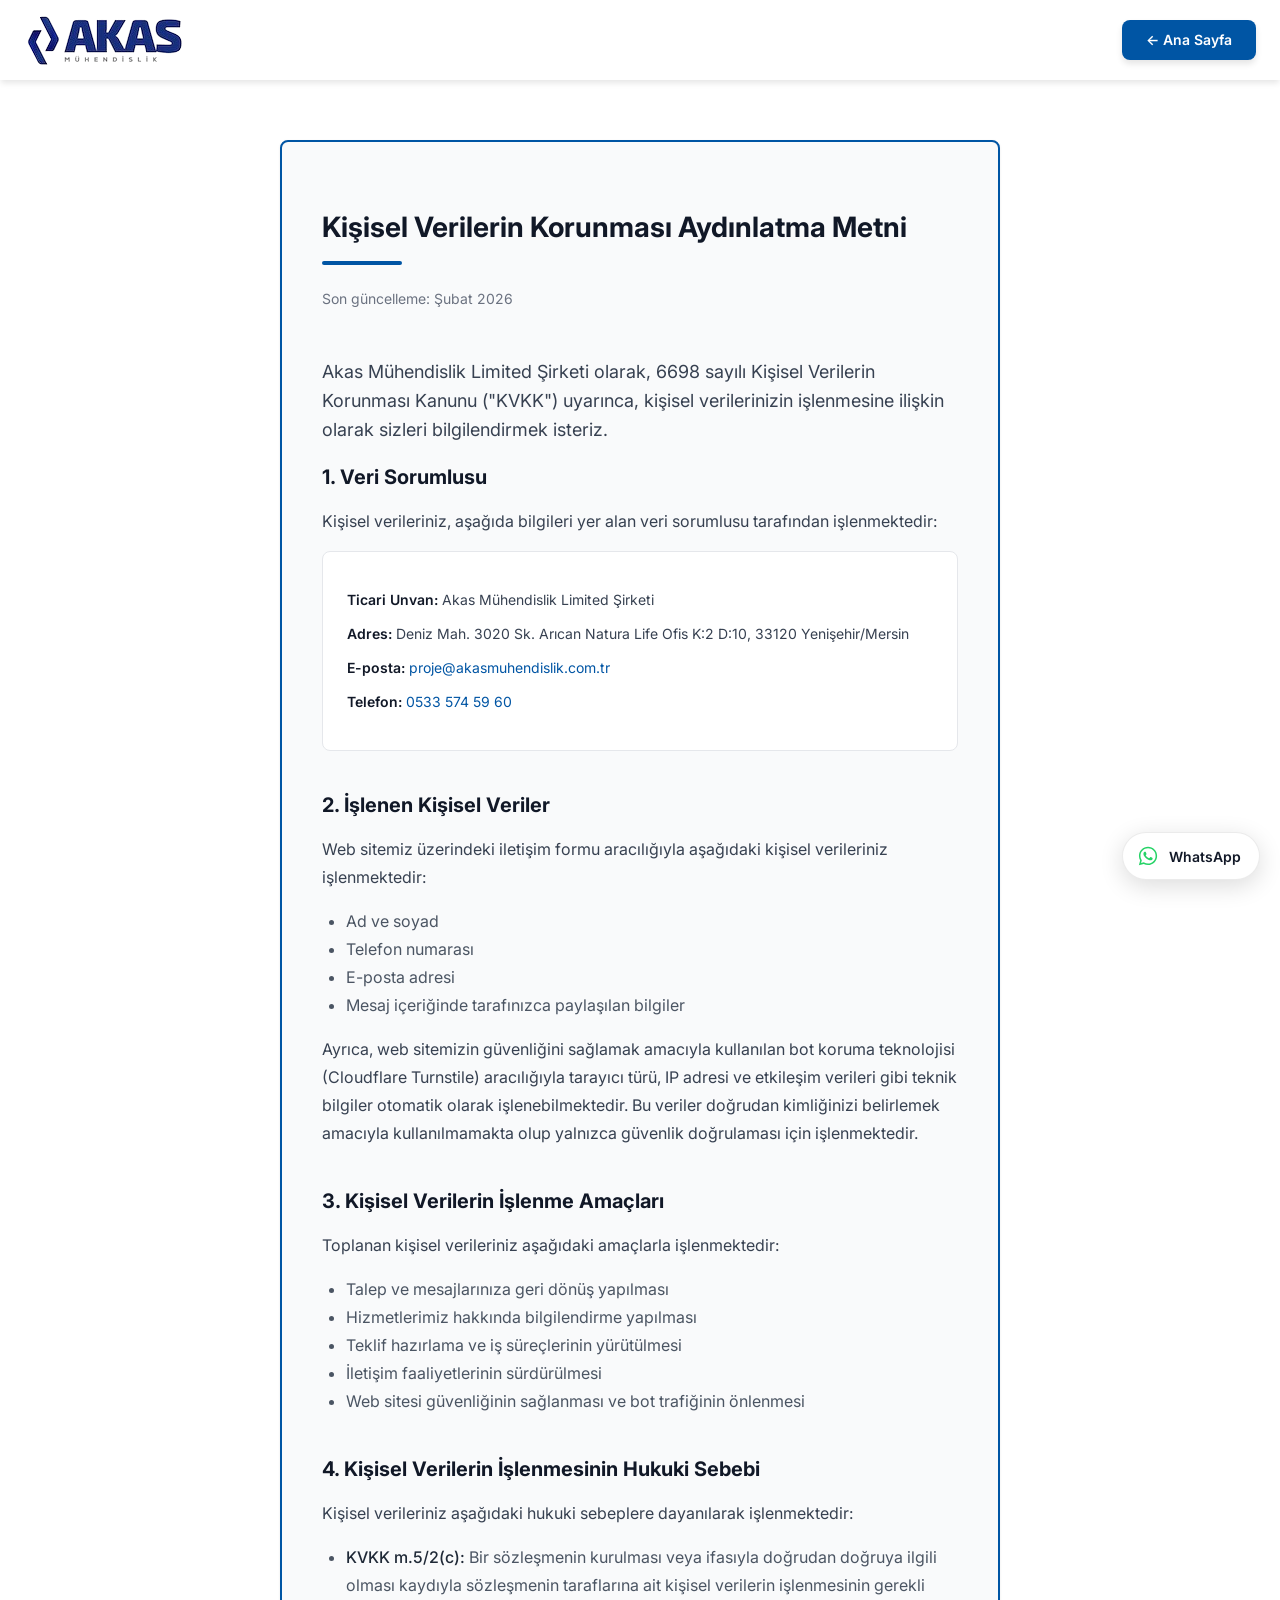
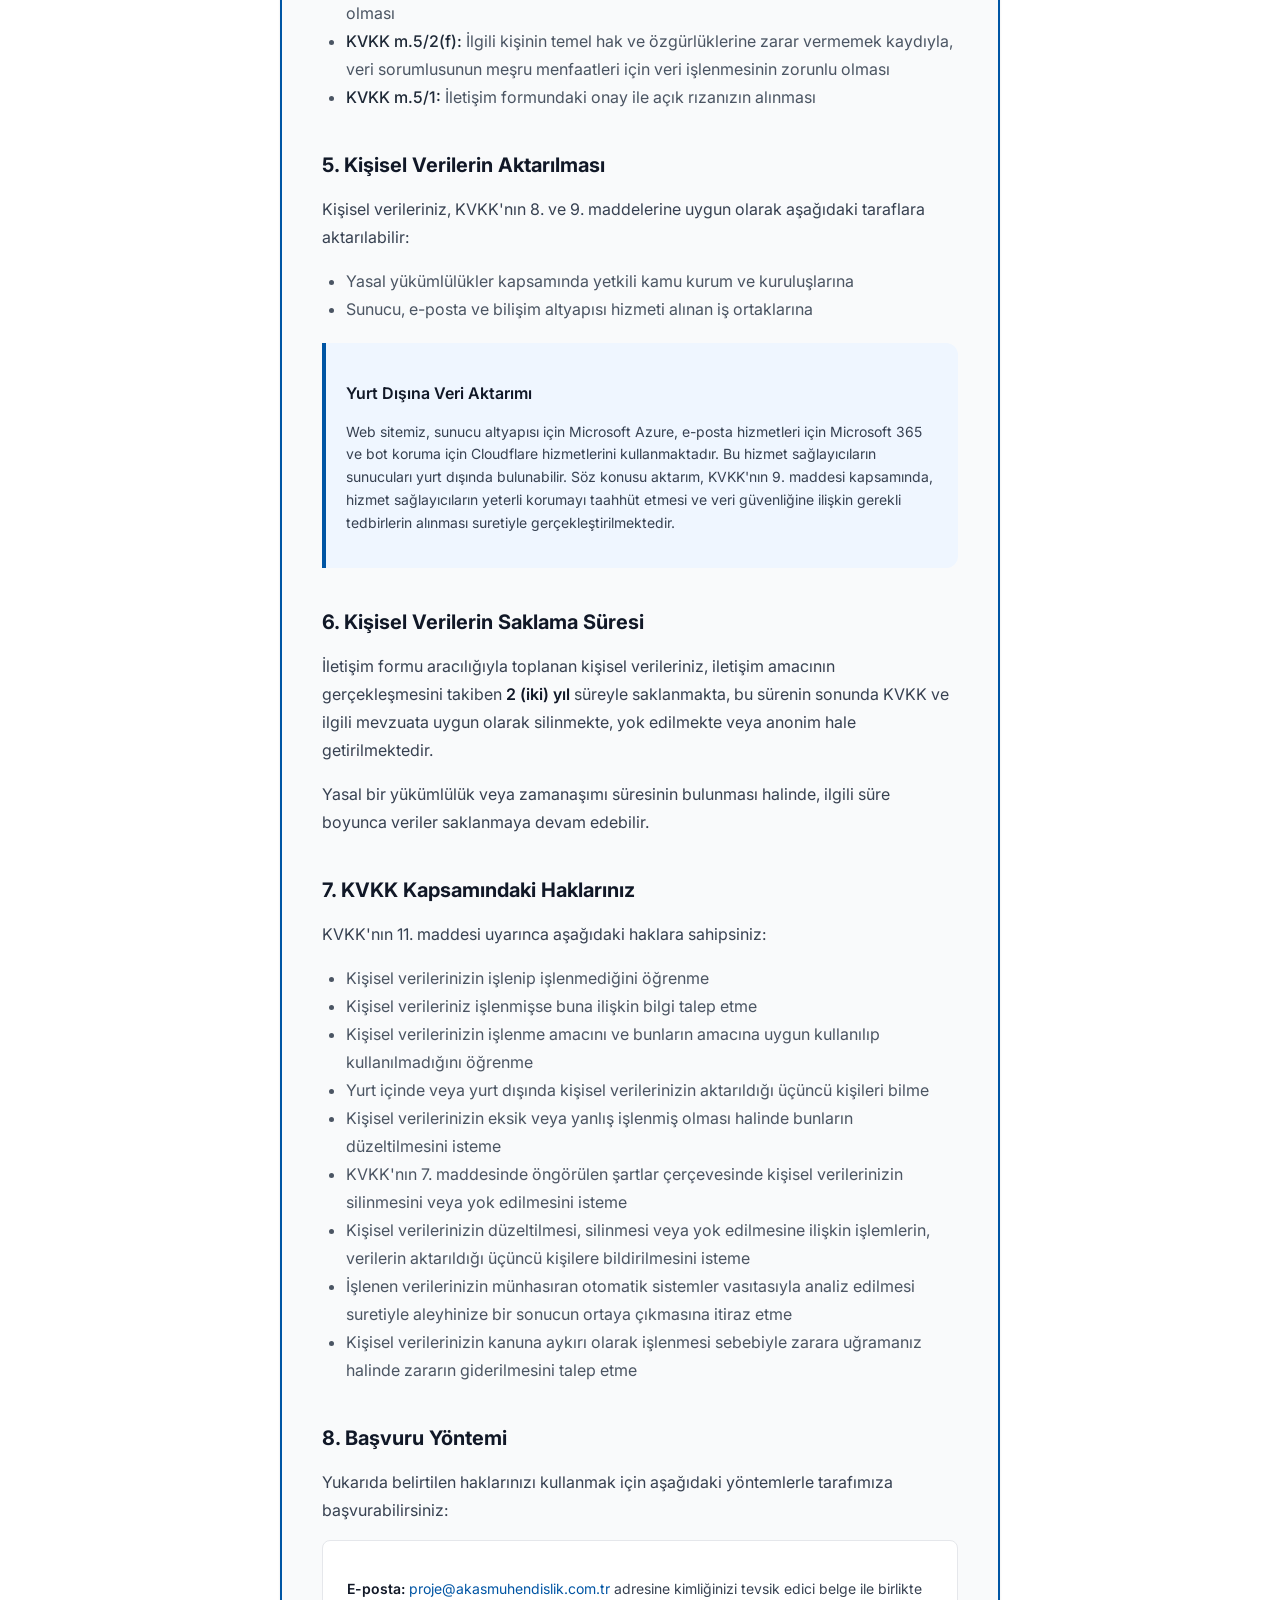
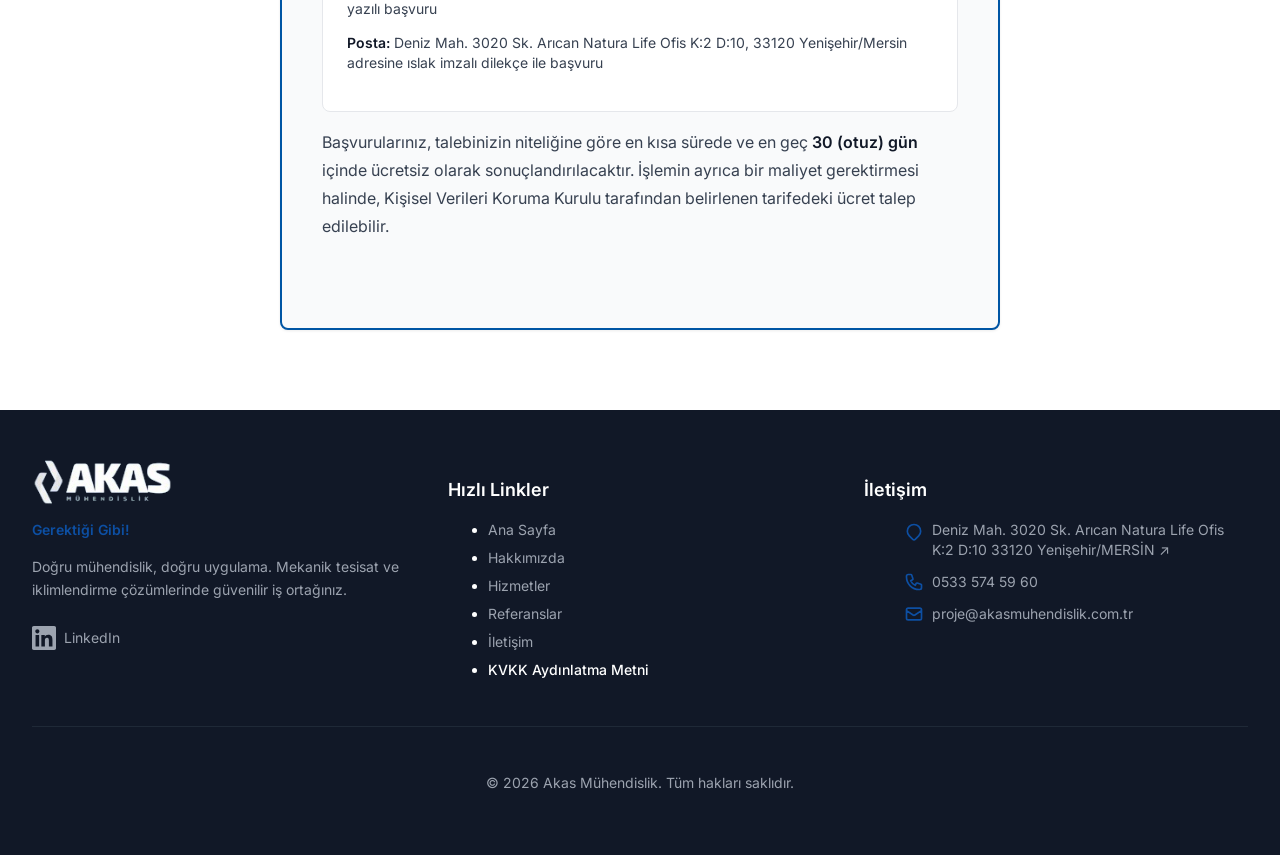
<file: aydinlatma-metni.html>
<!DOCTYPE html>
<html lang="tr">
<head>
    <meta charset="UTF-8">
    <meta name="viewport" content="width=device-width, initial-scale=1.0">
    <link rel="icon" type="image/x-icon" href="favicon.ico">
    <link rel="icon" type="image/png" sizes="32x32" href="favicon-32x32.png">
    <link rel="icon" type="image/png" sizes="16x16" href="favicon-16x16.png">
    <link rel="apple-touch-icon" sizes="180x180" href="apple-touch-icon.png">
    <link rel="icon" type="image/png" sizes="192x192" href="favicon-192x192.png">
    <link rel="icon" type="image/png" sizes="512x512" href="favicon-512x512.png">
    <link rel="manifest" href="site.webmanifest">
    <meta name="theme-color" content="#0d4fa3">
    <title>KVKK Aydınlatma Metni | Akas Mühendislik</title>
    <meta name="description" content="Akas Mühendislik Kişisel Verilerin Korunması Kanunu (KVKK) kapsamında aydınlatma metni.">
    <meta name="robots" content="noindex, follow">
    <link rel="canonical" href="https://www.akasmuhendislik.com.tr/aydinlatma-metni.html">
    <link rel="stylesheet" href="styles.css">
    <link rel="preconnect" href="https://fonts.googleapis.com">
    <link rel="preconnect" href="https://fonts.gstatic.com" crossorigin>
    <link href="https://fonts.googleapis.com/css2?family=Inter:wght@400;500;600;700;800&display=swap" rel="stylesheet">
    <style>
        body { 
            font-family: 'Inter', sans-serif;
        }

        /* WhatsApp sabit düğme */
        .wa-float {
            position: fixed;
            right: 20px;
            bottom: 20px;
            z-index: 45;
            display: inline-flex;
            align-items: center;
            gap: 10px;
            padding: 12px 18px 12px 14px;
            background: #ffffff;
            color: #111827;
            border: 1px solid rgba(0,0,0,0.08);
            border-radius: 999px;
            box-shadow: 0 6px 24px rgba(0,0,0,0.14);
            font-size: 14px;
            font-weight: 600;
            text-decoration: none;
            transition: transform 0.2s, box-shadow 0.2s;
        }
        .wa-float svg { color: #25D366; flex-shrink: 0; }
        .wa-float:hover { transform: translateY(-2px); box-shadow: 0 10px 28px rgba(0,0,0,0.18); color: #111827; }
        .wa-float .wa-label { white-space: nowrap; }
        @media (max-width: 640px) {
            .wa-float { right: 16px; bottom: 16px; padding: 12px; }
            .wa-float .wa-label { display: none; }
            .wa-float svg { width: 26px; height: 26px; }
        }
        .mobile-menu-open .wa-float { display: none; }
    </style>
</head>
<body class="bg-white text-gray-900">

    <!-- Navbar (scrolled state - dark) -->
    <nav class="fixed top-0 left-0 right-0 z-50 py-3 bg-white shadow-md" style="position: fixed; top: 0; left: 0; right: 0; z-index: 50; padding: 0.75rem 0; background: #ffffff; box-shadow: 0 4px 6px -1px rgba(0,0,0,0.1);">
        <div class="max-w-7xl mx-auto px-4 sm:px-6 lg:px-8 w-full" style="max-width: 1280px; margin: 0 auto; padding-left: 1.5rem; padding-right: 1.5rem;">
            <div class="flex items-center justify-between" style="display: flex; align-items: center; justify-content: space-between;">
                <a href="/" class="relative h-14 w-auto flex items-center">
                    <img 
                        src="images/logo-dark.png" 
                        alt="Akas Mühendislik" 
                        class="h-14 w-auto object-contain"
                        style="max-height: 55px;"
                    />
                </a>
                <a href="/" class="px-6 py-2.5 rounded-lg font-semibold text-sm bg-primary text-white hover:bg-primary-dark shadow-lg hover:shadow-xl transition-all duration-300" style="padding: 0.625rem 1.5rem; border-radius: 8px; font-weight: 600; font-size: 0.875rem; background: #0055A4; color: #ffffff; text-decoration: none; box-shadow: 0 4px 6px rgba(0,0,0,0.1);">
                    ← Ana Sayfa
                </a>
            </div>
        </div>
    </nav>

    <!-- Content -->
    <main class="pt-32 pb-20" style="padding-top: 140px; padding-bottom: 80px;">
        <div class="max-w-3xl mx-auto px-4 sm:px-6 lg:px-8" style="max-width: 768px; margin: 0 auto; padding-left: 1.5rem; padding-right: 1.5rem;">
            
            <!-- Lacivert çerçeveli belge kutusu -->
            <div class="border-2 border-primary/80 rounded-lg bg-gray-50/60 p-8 md:p-12 shadow-sm" style="border: 2px solid #0055A4; border-radius: 8px; background-color: #f9fafb; padding: 3rem 2.5rem; box-shadow: 0 1px 3px rgba(0,0,0,0.08);">
            
                <!-- Header -->
                <div class="mb-12" style="margin-bottom: 3rem;">
                    <h1 class="text-2xl md:text-3xl font-bold text-gray-900 mb-4" style="font-size: 1.75rem; font-weight: 700; color: #111827; margin-bottom: 1rem;">Kişisel Verilerin Korunması Aydınlatma Metni</h1>
                    <div class="h-1 w-20 bg-primary rounded-full mb-6" style="height: 4px; width: 80px; background-color: #0055A4; border-radius: 9999px; margin-bottom: 1.5rem;"></div>
                    <p class="text-gray-500 text-sm" style="color: #6b7280; font-size: 0.875rem;">Son güncelleme: Şubat 2026</p>
                </div>

            <!-- Content -->
            <div class="prose prose-lg max-w-none text-gray-700 space-y-10" style="color: #374151; font-size: 1rem; line-height: 1.75;">

                <!-- Giriş -->
                <p class="text-lg leading-relaxed">
                    Akas Mühendislik Limited Şirketi olarak, 6698 sayılı Kişisel Verilerin Korunması Kanunu ("KVKK") uyarınca, kişisel verilerinizin işlenmesine ilişkin olarak sizleri bilgilendirmek isteriz.
                </p>

                <!-- 1. Veri Sorumlusu -->
                <section style="margin-bottom: 2.5rem;">
                    <h2 class="text-xl font-bold text-gray-900 mb-3" style="font-size: 1.25rem; font-weight: 700; color: #111827; margin-bottom: 0.75rem; margin-top: 0;">1. Veri Sorumlusu</h2>
                    <p>Kişisel verileriniz, aşağıda bilgileri yer alan veri sorumlusu tarafından işlenmektedir:</p>
                    <div class="bg-white rounded-lg p-6 border border-gray-200 mt-4 text-sm space-y-1" style="background: #ffffff; border: 1px solid #e5e7eb; border-radius: 8px; padding: 1.5rem; margin-top: 1rem; font-size: 0.875rem;">
                        <p><span class="font-semibold text-gray-900" style="font-weight: 600; color: #111827;">Ticari Unvan:</span> Akas Mühendislik Limited Şirketi</p>
                        <p><span class="font-semibold text-gray-900" style="font-weight: 600; color: #111827;">Adres:</span> Deniz Mah. 3020 Sk. Arıcan Natura Life Ofis K:2 D:10, 33120 Yenişehir/Mersin</p>
                        <p><span class="font-semibold text-gray-900" style="font-weight: 600; color: #111827;">E-posta:</span> <a href="mailto:proje@akasmuhendislik.com.tr" class="text-primary hover:underline" style="color: #0055A4;">proje@akasmuhendislik.com.tr</a></p>
                        <p><span class="font-semibold text-gray-900" style="font-weight: 600; color: #111827;">Telefon:</span> <a href="tel:+905335745960" class="text-primary hover:underline" style="color: #0055A4;">0533 574 59 60</a></p>
                    </div>
                </section>

                <!-- 2. İşlenen Kişisel Veriler -->
                <section style="margin-bottom: 2.5rem;">
                    <h2 class="text-xl font-bold text-gray-900 mb-3" style="font-size: 1.25rem; font-weight: 700; color: #111827; margin-bottom: 0.75rem; margin-top: 0;">2. İşlenen Kişisel Veriler</h2>
                    <p>Web sitemiz üzerindeki iletişim formu aracılığıyla aşağıdaki kişisel verileriniz işlenmektedir:</p>
                    <ul class="list-disc list-inside mt-3 space-y-1.5 text-gray-600" style="list-style: disc; padding-left: 1.5rem; margin-top: 0.75rem; color: #4b5563;">
                        <li>Ad ve soyad</li>
                        <li>Telefon numarası</li>
                        <li>E-posta adresi</li>
                        <li>Mesaj içeriğinde tarafınızca paylaşılan bilgiler</li>
                    </ul>
                    <p class="mt-4">Ayrıca, web sitemizin güvenliğini sağlamak amacıyla kullanılan bot koruma teknolojisi (Cloudflare Turnstile) aracılığıyla tarayıcı türü, IP adresi ve etkileşim verileri gibi teknik bilgiler otomatik olarak işlenebilmektedir. Bu veriler doğrudan kimliğinizi belirlemek amacıyla kullanılmamakta olup yalnızca güvenlik doğrulaması için işlenmektedir.</p>
                </section>

                <!-- 3. İşlenme Amaçları -->
                <section style="margin-bottom: 2.5rem;">
                    <h2 class="text-xl font-bold text-gray-900 mb-3" style="font-size: 1.25rem; font-weight: 700; color: #111827; margin-bottom: 0.75rem; margin-top: 0;">3. Kişisel Verilerin İşlenme Amaçları</h2>
                    <p>Toplanan kişisel verileriniz aşağıdaki amaçlarla işlenmektedir:</p>
                    <ul class="list-disc list-inside mt-3 space-y-1.5 text-gray-600" style="list-style: disc; padding-left: 1.5rem; margin-top: 0.75rem; color: #4b5563;">
                        <li>Talep ve mesajlarınıza geri dönüş yapılması</li>
                        <li>Hizmetlerimiz hakkında bilgilendirme yapılması</li>
                        <li>Teklif hazırlama ve iş süreçlerinin yürütülmesi</li>
                        <li>İletişim faaliyetlerinin sürdürülmesi</li>
                        <li>Web sitesi güvenliğinin sağlanması ve bot trafiğinin önlenmesi</li>
                    </ul>
                </section>

                <!-- 4. Hukuki Sebep -->
                <section style="margin-bottom: 2.5rem;">
                    <h2 class="text-xl font-bold text-gray-900 mb-3" style="font-size: 1.25rem; font-weight: 700; color: #111827; margin-bottom: 0.75rem; margin-top: 0;">4. Kişisel Verilerin İşlenmesinin Hukuki Sebebi</h2>
                    <p>Kişisel verileriniz aşağıdaki hukuki sebeplere dayanılarak işlenmektedir:</p>
                    <ul class="list-disc list-inside mt-3 space-y-1.5 text-gray-600" style="list-style: disc; padding-left: 1.5rem; margin-top: 0.75rem; color: #4b5563;">
                        <li><span class="font-medium text-gray-800" style="font-weight: 500; color: #1f2937;">KVKK m.5/2(c):</span> Bir sözleşmenin kurulması veya ifasıyla doğrudan doğruya ilgili olması kaydıyla sözleşmenin taraflarına ait kişisel verilerin işlenmesinin gerekli olması</li>
                        <li><span class="font-medium text-gray-800" style="font-weight: 500; color: #1f2937;">KVKK m.5/2(f):</span> İlgili kişinin temel hak ve özgürlüklerine zarar vermemek kaydıyla, veri sorumlusunun meşru menfaatleri için veri işlenmesinin zorunlu olması</li>
                        <li><span class="font-medium text-gray-800" style="font-weight: 500; color: #1f2937;">KVKK m.5/1:</span> İletişim formundaki onay ile açık rızanızın alınması</li>
                    </ul>
                </section>

                <!-- 5. Aktarım -->
                <section style="margin-bottom: 2.5rem;">
                    <h2 class="text-xl font-bold text-gray-900 mb-3" style="font-size: 1.25rem; font-weight: 700; color: #111827; margin-bottom: 0.75rem; margin-top: 0;">5. Kişisel Verilerin Aktarılması</h2>
                    <p>Kişisel verileriniz, KVKK'nın 8. ve 9. maddelerine uygun olarak aşağıdaki taraflara aktarılabilir:</p>
                    <ul class="list-disc list-inside mt-3 space-y-1.5 text-gray-600" style="list-style: disc; padding-left: 1.5rem; margin-top: 0.75rem; color: #4b5563;">
                        <li>Yasal yükümlülükler kapsamında yetkili kamu kurum ve kuruluşlarına</li>
                        <li>Sunucu, e-posta ve bilişim altyapısı hizmeti alınan iş ortaklarına</li>
                    </ul>
                    
                    <div class="bg-blue-50 border-l-4 border-primary rounded-r-xl p-5 mt-5" style="background: #eff6ff; border-left: 4px solid #0055A4; border-radius: 0 12px 12px 0; padding: 1.25rem; margin-top: 1.25rem;">
                        <h3 class="font-semibold text-gray-900 mb-2" style="font-weight: 600; color: #111827; margin-bottom: 0.5rem;">Yurt Dışına Veri Aktarımı</h3>
                        <p class="text-sm leading-relaxed">Web sitemiz, sunucu altyapısı için Microsoft Azure, e-posta hizmetleri için Microsoft 365 ve bot koruma için Cloudflare hizmetlerini kullanmaktadır. Bu hizmet sağlayıcıların sunucuları yurt dışında bulunabilir. Söz konusu aktarım, KVKK'nın 9. maddesi kapsamında, hizmet sağlayıcıların yeterli korumayı taahhüt etmesi ve veri güvenliğine ilişkin gerekli tedbirlerin alınması suretiyle gerçekleştirilmektedir.</p>
                    </div>
                </section>

                <!-- 6. Saklama Süresi -->
                <section style="margin-bottom: 2.5rem;">
                    <h2 class="text-xl font-bold text-gray-900 mb-3" style="font-size: 1.25rem; font-weight: 700; color: #111827; margin-bottom: 0.75rem; margin-top: 0;">6. Kişisel Verilerin Saklama Süresi</h2>
                    <p>İletişim formu aracılığıyla toplanan kişisel verileriniz, iletişim amacının gerçekleşmesini takiben <span class="font-semibold text-gray-900" style="font-weight: 600; color: #111827;">2 (iki) yıl</span> süreyle saklanmakta, bu sürenin sonunda KVKK ve ilgili mevzuata uygun olarak silinmekte, yok edilmekte veya anonim hale getirilmektedir.</p>
                    <p class="mt-3">Yasal bir yükümlülük veya zamanaşımı süresinin bulunması halinde, ilgili süre boyunca veriler saklanmaya devam edebilir.</p>
                </section>

                <!-- 7. Haklar -->
                <section style="margin-bottom: 2.5rem;">
                    <h2 class="text-xl font-bold text-gray-900 mb-3" style="font-size: 1.25rem; font-weight: 700; color: #111827; margin-bottom: 0.75rem; margin-top: 0;">7. KVKK Kapsamındaki Haklarınız</h2>
                    <p>KVKK'nın 11. maddesi uyarınca aşağıdaki haklara sahipsiniz:</p>
                    <ul class="list-disc list-inside mt-3 space-y-1.5 text-gray-600" style="list-style: disc; padding-left: 1.5rem; margin-top: 0.75rem; color: #4b5563;">
                        <li>Kişisel verilerinizin işlenip işlenmediğini öğrenme</li>
                        <li>Kişisel verileriniz işlenmişse buna ilişkin bilgi talep etme</li>
                        <li>Kişisel verilerinizin işlenme amacını ve bunların amacına uygun kullanılıp kullanılmadığını öğrenme</li>
                        <li>Yurt içinde veya yurt dışında kişisel verilerinizin aktarıldığı üçüncü kişileri bilme</li>
                        <li>Kişisel verilerinizin eksik veya yanlış işlenmiş olması halinde bunların düzeltilmesini isteme</li>
                        <li>KVKK'nın 7. maddesinde öngörülen şartlar çerçevesinde kişisel verilerinizin silinmesini veya yok edilmesini isteme</li>
                        <li>Kişisel verilerinizin düzeltilmesi, silinmesi veya yok edilmesine ilişkin işlemlerin, verilerin aktarıldığı üçüncü kişilere bildirilmesini isteme</li>
                        <li>İşlenen verilerinizin münhasıran otomatik sistemler vasıtasıyla analiz edilmesi suretiyle aleyhinize bir sonucun ortaya çıkmasına itiraz etme</li>
                        <li>Kişisel verilerinizin kanuna aykırı olarak işlenmesi sebebiyle zarara uğramanız halinde zararın giderilmesini talep etme</li>
                    </ul>
                </section>

                <!-- 8. Başvuru -->
                <section style="margin-bottom: 2.5rem;">
                    <h2 class="text-xl font-bold text-gray-900 mb-3" style="font-size: 1.25rem; font-weight: 700; color: #111827; margin-bottom: 0.75rem; margin-top: 0;">8. Başvuru Yöntemi</h2>
                    <p>Yukarıda belirtilen haklarınızı kullanmak için aşağıdaki yöntemlerle tarafımıza başvurabilirsiniz:</p>
                    <div class="bg-white rounded-lg p-6 border border-gray-200 mt-4 text-sm space-y-3" style="background: #ffffff; border: 1px solid #e5e7eb; border-radius: 8px; padding: 1.5rem; margin-top: 1rem; font-size: 0.875rem;">
                        <p><span class="font-semibold text-gray-900" style="font-weight: 600; color: #111827;">E-posta:</span> <a href="mailto:proje@akasmuhendislik.com.tr" class="text-primary hover:underline" style="color: #0055A4;">proje@akasmuhendislik.com.tr</a> adresine kimliğinizi tevsik edici belge ile birlikte yazılı başvuru</p>
                        <p><span class="font-semibold text-gray-900" style="font-weight: 600; color: #111827;">Posta:</span> Deniz Mah. 3020 Sk. Arıcan Natura Life Ofis K:2 D:10, 33120 Yenişehir/Mersin adresine ıslak imzalı dilekçe ile başvuru</p>
                    </div>
                    <p class="mt-4">Başvurularınız, talebinizin niteliğine göre en kısa sürede ve en geç <span class="font-semibold text-gray-900" style="font-weight: 600; color: #111827;">30 (otuz) gün</span> içinde ücretsiz olarak sonuçlandırılacaktır. İşlemin ayrıca bir maliyet gerektirmesi halinde, Kişisel Verileri Koruma Kurulu tarafından belirlenen tarifedeki ücret talep edilebilir.</p>
                </section>

            </div>
            
            </div>
        </div>
    </main>

    <!-- Footer -->
    <footer class="bg-gray-900 text-white py-12">
        <div class="max-w-7xl mx-auto px-4 sm:px-6 lg:px-8 w-full">
            <div class="grid md:grid-cols-3 gap-8 mb-8">
                <!-- Logo ve Açıklama -->
                <div>
                    <div class="relative h-12 mb-2">
                        <img src="images/logo-white.png" alt="Akas Mühendislik" class="h-12 w-auto object-contain">
                    </div>
                    <p class="text-primary font-semibold text-sm mb-4">Gerektiği Gibi!</p>
                    <p class="text-gray-400 text-sm leading-relaxed">Doğru mühendislik, doğru uygulama. Mekanik tesisat ve iklimlendirme çözümlerinde güvenilir iş ortağınız.</p>
                    <div class="mt-6">
                        <a href="https://www.linkedin.com/company/106318071/" target="_blank" rel="noopener noreferrer" class="inline-flex items-center text-gray-400 hover:text-white transition-colors">
                            <svg class="w-6 h-6" fill="currentColor" viewBox="0 0 24 24">
                                <path d="M20.447 20.452h-3.554v-5.569c0-1.328-.027-3.037-1.852-3.037-1.853 0-2.136 1.445-2.136 2.939v5.667H9.351V9h3.414v1.561h.046c.477-.9 1.637-1.85 3.37-1.85 3.601 0 4.267 2.37 4.267 5.455v6.286zM5.337 7.433c-1.144 0-2.063-.926-2.063-2.065 0-1.138.92-2.063 2.063-2.063 1.14 0 2.064.925 2.064 2.063 0 1.139-.925 2.065-2.064 2.065zm1.782 13.019H3.555V9h3.564v11.452zM22.225 0H1.771C.792 0 0 .774 0 1.729v20.542C0 23.227.792 24 1.771 24h20.451C23.2 24 24 23.227 24 22.271V1.729C24 .774 23.2 0 22.222 0h.003z"/>
                            </svg>
                            <span class="ml-2 text-sm">LinkedIn</span>
                        </a>
                    </div>
                </div>
                
                <!-- Hızlı Linkler -->
                <div>
                    <h3 class="font-semibold text-lg mb-4">Hızlı Linkler</h3>
                    <ul class="space-y-2 text-sm">
                        <li><a href="/" class="text-gray-400 hover:text-white transition-colors">Ana Sayfa</a></li>
                        <li><a href="/#about" class="text-gray-400 hover:text-white transition-colors">Hakkımızda</a></li>
                        <li><a href="/#services" class="text-gray-400 hover:text-white transition-colors">Hizmetler</a></li>
                        <li><a href="/#references" class="text-gray-400 hover:text-white transition-colors">Referanslar</a></li>
                        <li><a href="/#contact" class="text-gray-400 hover:text-white transition-colors">İletişim</a></li>
                        <li><a href="/aydinlatma-metni.html" class="text-white font-medium">KVKK Aydınlatma Metni</a></li>
                    </ul>
                </div>
                
                <!-- İletişim -->
                <div>
                    <h3 class="font-semibold text-lg mb-4">İletişim</h3>
                    <ul class="space-y-3 text-sm text-gray-400">
                        <li class="flex items-start">
                            <svg class="w-5 h-5 text-primary mr-2 flex-shrink-0 mt-0.5" fill="none" stroke="currentColor" viewBox="0 0 24 24">
                                <path stroke-linecap="round" stroke-linejoin="round" stroke-width="2" d="M17.657 16.657L13.414 20.9a1.998 1.998 0 01-2.827 0l-4.244-4.243a8 8 0 1111.314 0z"/>
                            </svg>
                            <a href="https://maps.google.com/?q=Akas+Mekanik+Mühendislik+Mersin" target="_blank" rel="noopener noreferrer" class="hover:text-white transition-colors">Deniz Mah. 3020 Sk. Arıcan Natura Life Ofis<br>K:2 D:10 33120 Yenişehir/MERSİN ↗</a>
                        </li>
                        <li class="flex items-center">
                            <svg class="w-5 h-5 text-primary mr-2 flex-shrink-0" fill="none" stroke="currentColor" viewBox="0 0 24 24">
                                <path stroke-linecap="round" stroke-linejoin="round" stroke-width="2" d="M3 5a2 2 0 012-2h3.28a1 1 0 01.948.684l1.498 4.493a1 1 0 01-.502 1.21l-2.257 1.13a11.042 11.042 0 005.516 5.516l1.13-2.257a1 1 0 011.21-.502l4.493 1.498a1 1 0 01.684.949V19a2 2 0 01-2 2h-1C9.716 21 3 14.284 3 6V5z"/>
                            </svg>
                            <a href="tel:+905335745960" class="hover:text-white transition-colors">0533 574 59 60</a>
                        </li>
                        <li class="flex items-center">
                            <svg class="w-5 h-5 text-primary mr-2 flex-shrink-0" fill="none" stroke="currentColor" viewBox="0 0 24 24">
                                <path stroke-linecap="round" stroke-linejoin="round" stroke-width="2" d="M3 8l7.89 5.26a2 2 0 002.22 0L21 8M5 19h14a2 2 0 002-2V7a2 2 0 00-2-2H5a2 2 0 00-2 2v10a2 2 0 002 2z"/>
                            </svg>
                            <a href="mailto:proje@akasmuhendislik.com.tr" class="hover:text-white transition-colors break-all">proje@akasmuhendislik.com.tr</a>
                        </li>
                    </ul>
                </div>
            </div>
            
            <!-- Copyright -->
            <div class="border-t border-gray-800 pt-8 text-center text-sm text-gray-400">
                <p>© 2026 Akas Mühendislik. Tüm hakları saklıdır.</p>
            </div>
        </div>
    </footer>


    <!-- WhatsApp sabit düğme -->
    <a href="https://wa.me/905335745960?text=Merhaba%2C%20projem%20hakk%C4%B1nda%20bilgi%20almak%20istiyorum." target="_blank" rel="noopener" class="wa-float" aria-label="WhatsApp ile yazın">
        <svg viewBox="0 0 24 24" width="22" height="22" fill="currentColor" aria-hidden="true"><path d="M12.04 2C6.58 2 2.13 6.45 2.13 11.91c0 1.75.46 3.45 1.32 4.95L2.05 22l5.25-1.38c1.45.79 3.08 1.21 4.74 1.21 5.46 0 9.91-4.45 9.91-9.91C21.95 6.45 17.5 2 12.04 2m0 1.67c4.54 0 8.24 3.7 8.24 8.24 0 4.54-3.7 8.24-8.24 8.24-1.48 0-2.93-.39-4.19-1.15l-.3-.17-3.12.82.83-3.04-.2-.31a8.2 8.2 0 0 1-1.26-4.39c0-4.54 3.7-8.24 8.24-8.24M8.53 7.33c-.16 0-.43.06-.66.31-.22.25-.87.86-.87 2.07 0 1.22.89 2.39 1 2.56.14.17 1.76 2.67 4.25 3.73.59.27 1.05.42 1.41.53.59.19 1.13.16 1.56.1.48-.07 1.46-.6 1.67-1.18.21-.58.21-1.07.15-1.18-.07-.1-.23-.16-.48-.27-.25-.14-1.47-.74-1.69-.82-.23-.08-.37-.12-.56.12-.16.25-.64.81-.78.97-.15.17-.29.19-.53.07-.26-.13-1.06-.39-2-1.23-.74-.66-1.23-1.47-1.38-1.72-.12-.24-.01-.39.11-.5.11-.11.27-.29.37-.44.13-.14.17-.25.25-.41.08-.17.04-.31-.02-.43-.06-.11-.56-1.35-.77-1.84-.2-.48-.4-.42-.56-.43-.14 0-.3-.01-.47-.01"/></svg>
        <span class="wa-label">WhatsApp</span>
    </a>

</body>
</html>
</file>
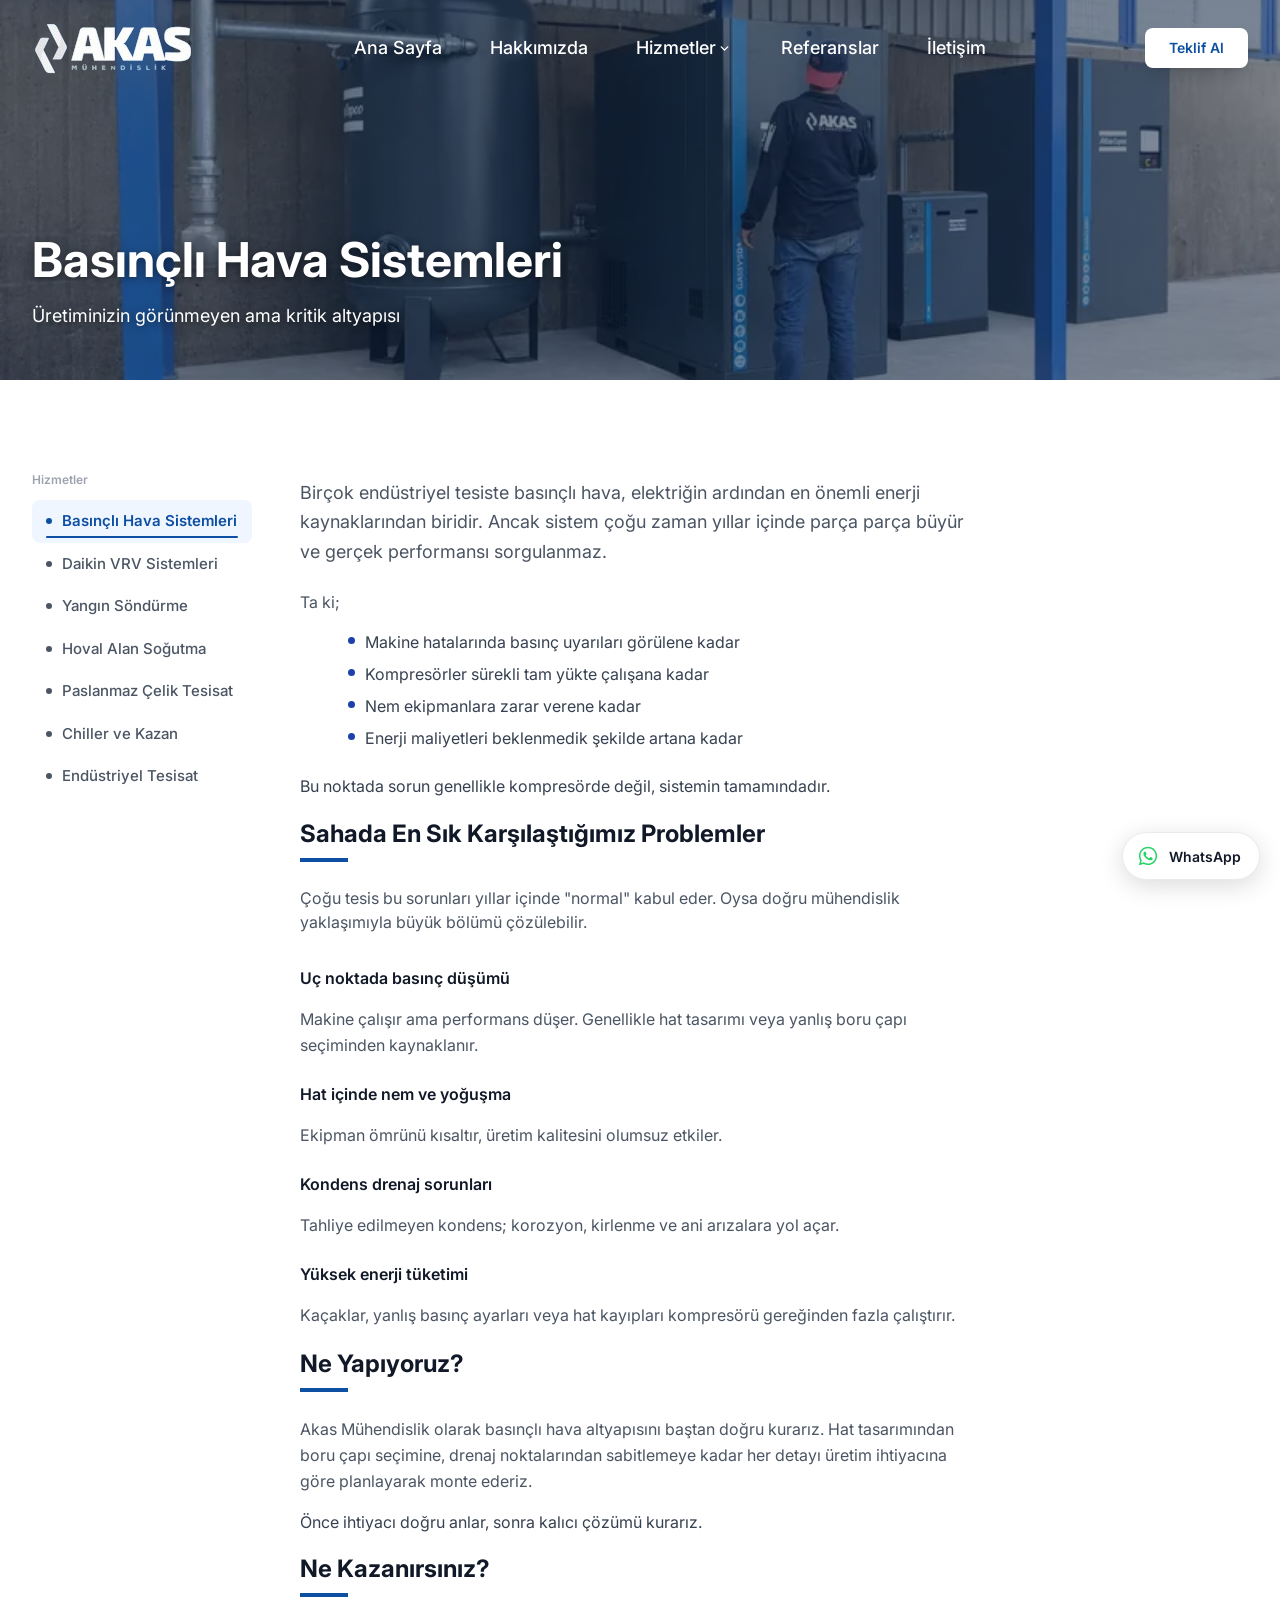
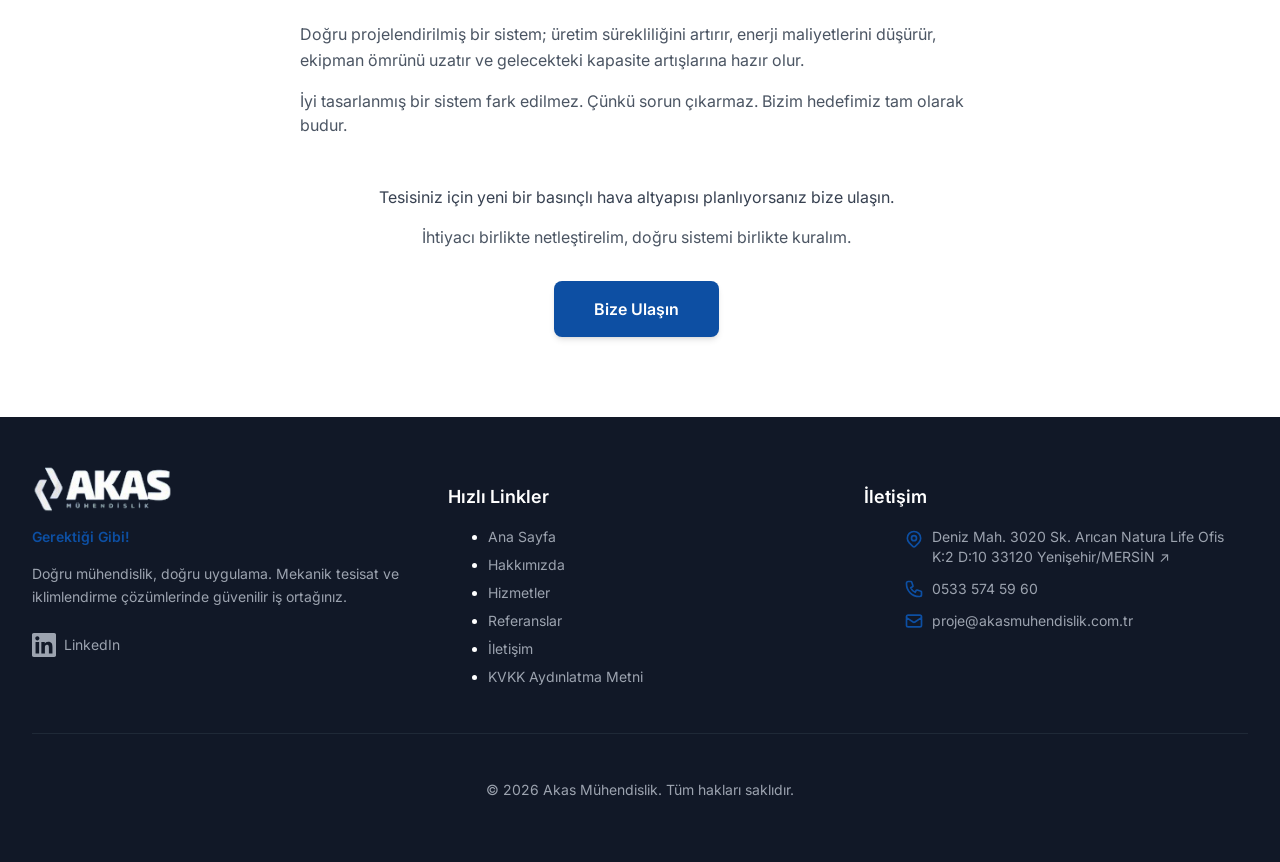
<file: basinc-hava-sistemleri.html>
<!DOCTYPE html>
<html lang="tr" class="scroll-smooth">
<head>
    <meta charset="UTF-8">
    <meta name="viewport" content="width=device-width, initial-scale=1.0">
    <link rel="icon" type="image/x-icon" href="favicon.ico">
    <link rel="icon" type="image/png" sizes="32x32" href="favicon-32x32.png">
    <link rel="icon" type="image/png" sizes="16x16" href="favicon-16x16.png">
    <link rel="apple-touch-icon" sizes="180x180" href="apple-touch-icon.png">
    <link rel="icon" type="image/png" sizes="192x192" href="favicon-192x192.png">
    <link rel="icon" type="image/png" sizes="512x512" href="favicon-512x512.png">
    <link rel="manifest" href="site.webmanifest">
    <meta name="theme-color" content="#0d4fa3">
    <title>Basınçlı Hava Sistemleri | Akas Mühendislik</title>
    <meta name="description" content="Endüstriyel basınçlı hava altyapısı kurulumu. Hat tasarımından boru çapı seçimine, drenaj noktalarından sabitlemeye kadar eksiksiz tesisat. Mersin - Akas Mühendislik.">
    <link rel="canonical" href="https://www.akasmuhendislik.com.tr/basinc-hava-sistemleri.html">
    <meta property="og:title" content="Basınçlı Hava Sistemleri | Akas Mühendislik">
    <meta property="og:description" content="Endüstriyel basınçlı hava altyapısı kurulumu. Hat tasarımından boru çapı seçimine, drenaj noktalarından sabitlemeye kadar eksiksiz tesisat. Mersin.">
    <meta property="og:url" content="https://www.akasmuhendislik.com.tr/basinc-hava-sistemleri.html">
    <meta property="og:type" content="website">
    <meta property="og:locale" content="tr_TR">
    <meta property="og:site_name" content="Akas Mühendislik">
    <meta property="og:image" content="https://www.akasmuhendislik.com.tr/images/compressed-air-system.webp">
    <meta property="og:image:alt" content="Basınçlı Hava Sistemleri - Akas Mühendislik">
    <meta name="twitter:card" content="summary_large_image">
    <meta name="twitter:title" content="Basınçlı Hava Sistemleri | Akas Mühendislik">
    <meta name="twitter:description" content="Endüstriyel basınçlı hava altyapısı kurulumu. Hat tasarımından boru çapı seçimine, drenaj noktalarından sabitlemeye kadar eksiksiz tesisat. Mersin.">
    <meta name="twitter:image" content="https://www.akasmuhendislik.com.tr/images/compressed-air-system.webp">
    <script type="application/ld+json">
    {
      "@context": "https://schema.org",
      "@type": "Service",
      "name": "Basınçlı Hava Sistemleri",
      "description": "Endüstriyel tesisler için basınçlı hava altyapısı tasarımı ve kurulumu. Hat tasarımı, boru çapı hesabı, drenaj noktaları, filtre ve kurutucu seçimi.",
      "provider": {
        "@type": "LocalBusiness",
        "name": "Akas Mühendislik",
        "url": "https://www.akasmuhendislik.com.tr",
        "telephone": "+905335745960",
        "email": "proje@akasmuhendislik.com.tr",
        "address": {
          "@type": "PostalAddress",
          "streetAddress": "Deniz Mah. 3020 Sk. Arıcan Natura Life Ofis K:2 D:10",
          "addressLocality": "Yenişehir",
          "addressRegion": "Mersin",
          "postalCode": "33120",
          "addressCountry": "TR"
        }
      },
      "areaServed": {
        "@type": "Country",
        "name": "TR"
      },
      "serviceType": "Mekanik Tesisat",
      "url": "https://www.akasmuhendislik.com.tr/basinc-hava-sistemleri.html"
    }
    </script>
    <link rel="stylesheet" href="styles.css">
    <link rel="preconnect" href="https://fonts.googleapis.com">
    <link rel="preconnect" href="https://fonts.gstatic.com" crossorigin>
    <link href="https://fonts.googleapis.com/css2?family=Inter:wght@400;500;600;700;800&display=swap" rel="stylesheet">
    <style>
        body { font-family: 'Inter', sans-serif; }

        /* Two-column layout */
        .content-layout { display: flex; flex-direction: column; gap: 3rem; align-items: flex-start; }
        @media (min-width: 768px) {
            .content-layout { flex-direction: row; }
        }
        .content-sidebar { width: 100%; flex-shrink: 0; }
        @media (min-width: 768px) {
            .content-sidebar { width: 220px; position: sticky; top: 110px; align-self: flex-start; }
        }

        /* ── Navbar ── */
        .nav-link:hover .nav-underline { width: 100% !important; }

        /* Dropdown */
        .services-dropdown {
            display: none;
            position: absolute;
            top: calc(100% + 12px);
            left: 50%;
            transform: translateX(-50%);
            background: white;
            border-radius: 12px;
            box-shadow: 0 10px 40px rgba(0,0,0,0.12);
            min-width: 240px;
            z-index: 100;
            padding: 8px 0;
            border: 1px solid rgba(0,0,0,0.06);
        }
        .services-dropdown.open { display: block; }
        .services-dropdown a {
            display: block;
            padding: 10px 20px;
            font-size: 14px;
            color: #374151;
            transition: background 0.15s, color 0.15s;
            text-decoration: none;
        }
        .services-dropdown a:hover { background: #f3f4f6; color: var(--color-primary, #1e40af); }
        .services-dropdown a.active { color: var(--color-primary, #1e40af); font-weight: 600; }



        /* ── Mobile Menu ── */
        .mobile-menu-open #mobileMenu { pointer-events: auto; }
        .mobile-menu-open #menuOverlay { opacity: 1; }
        .mobile-menu-open #menuContent { opacity: 1; transform: translateY(0) !important; }
        .mobile-menu-open .hamburger-line:nth-child(1) { transform: rotate(45deg); top: 50% !important; margin-top: -1px; }
        .mobile-menu-open .hamburger-line:nth-child(2) { opacity: 0; }
        .mobile-menu-open .hamburger-line:nth-child(3) { transform: rotate(-45deg); bottom: auto !important; top: 50% !important; margin-top: -1px; }
        .mobile-menu-open .mobile-menu-link { animation: fadeInUp 400ms ease-out forwards; opacity: 0; }
        .mobile-menu-open .mobile-menu-link:nth-child(1) { animation-delay: 100ms; }
        .mobile-menu-open .mobile-menu-link:nth-child(2) { animation-delay: 150ms; }
        .mobile-menu-open .mobile-menu-link:nth-child(3) { animation-delay: 200ms; }
        .mobile-menu-open .mobile-menu-link:nth-child(4) { animation-delay: 250ms; }
        .mobile-menu-open .mobile-menu-link:nth-child(5) { animation-delay: 300ms; }
        @keyframes fadeInUp {
            from { opacity: 0; transform: translateY(20px); }
            to   { opacity: 1; transform: translateY(0); }
        }

        /* ── Hero ── */
        .service-hero {
            position: relative;
            height: 380px;
            overflow: hidden;
            padding-top: 80px; /* navbar yüksekliği */
            box-sizing: border-box;
        }
        .service-hero img {
            width: 100%; height: 100%; object-fit: cover;
            position: absolute; inset: 0;
        }
        .service-hero-overlay {
            position: absolute; inset: 0;
            background: linear-gradient(to bottom, rgba(10,30,60,0.55) 0%, rgba(10,30,60,0.50) 100%);
        }
        .service-hero-content {
            position: relative; z-index: 10;
            text-shadow: 0 2px 8px rgba(0,0,0,0.5);
        }

        /* ── Sidebar ── */
        .sidebar-link {
            display: flex; align-items: center;
            padding: 10px 14px;
            border-radius: 8px;
            font-size: 15px;
            font-weight: 500;
            color: #4b5563;
            text-decoration: none;
            transition: background 0.15s, color 0.15s;
            gap: 10px;
            position: relative;
            overflow: hidden;
        }
        .sidebar-link:hover { background: #f3f4f6; color: #111827; }
        .sidebar-link.active {
            background: #eff6ff;
            color: var(--color-primary, #1e40af);
            font-weight: 600;
        }
        .sidebar-link .dot {
            width: 6px; height: 6px; border-radius: 50%;
            background: currentColor; flex-shrink: 0;
        }
        .sidebar-link::after {
            content: '';
            position: absolute;
            bottom: 5px; left: 14px;
            height: 1.5px;
            width: 0;
            background: var(--color-primary, #1e40af);
            transition: width 0.25s ease;
            border-radius: 2px;
        }
        .sidebar-link:hover::after,
        .sidebar-link.active::after { width: calc(100% - 28px); }

        /* ── Problem list ── */
        .problem-item { /* border-left kaldırıldı */ }

        /* WhatsApp sabit düğme */
        .wa-float {
            position: fixed;
            right: 20px;
            bottom: 20px;
            z-index: 45;
            display: inline-flex;
            align-items: center;
            gap: 10px;
            padding: 12px 18px 12px 14px;
            background: #ffffff;
            color: #111827;
            border: 1px solid rgba(0,0,0,0.08);
            border-radius: 999px;
            box-shadow: 0 6px 24px rgba(0,0,0,0.14);
            font-size: 14px;
            font-weight: 600;
            text-decoration: none;
            transition: transform 0.2s, box-shadow 0.2s;
        }
        .wa-float svg { color: #25D366; flex-shrink: 0; }
        .wa-float:hover { transform: translateY(-2px); box-shadow: 0 10px 28px rgba(0,0,0,0.18); color: #111827; }
        .wa-float .wa-label { white-space: nowrap; }
        @media (max-width: 640px) {
            .wa-float { right: 16px; bottom: 16px; padding: 12px; }
            .wa-float .wa-label { display: none; }
            .wa-float svg { width: 26px; height: 26px; }
        }
        .mobile-menu-open .wa-float { display: none; }
    </style>
</head>
<body class="bg-white text-gray-900">

    <!-- Navbar -->
    <nav id="navbar" class="fixed top-0 left-0 right-0 z-50 transition-all duration-300 py-5 bg-transparent">
        <div class="max-w-7xl mx-auto px-4 sm:px-6 lg:px-8 w-full">
            <div class="flex items-center justify-between">
                <a href="index.html" class="relative h-14 w-auto flex items-center bg-transparent">
                    <img id="logo-white" src="images/logo-white.png" alt="Akas Mühendislik"
                         class="h-14 w-auto object-contain transition-opacity duration-300 bg-transparent" style="max-height: 55px;"/>
                    <img id="logo-dark" src="images/logo-dark.png" alt="Akas Mühendislik"
                         class="h-14 w-auto object-contain absolute top-0 left-0 opacity-0 transition-opacity duration-300 bg-transparent" style="max-height: 55px;"/>
                </a>
                <div class="hidden md:flex items-center space-x-12">
                    <a href="index.html" class="nav-link relative text-lg font-medium text-white hover:text-primary-light transition-colors">
                        Ana Sayfa
                        <span class="nav-underline absolute -bottom-1 left-0 h-0.5 bg-primary transition-all duration-300 w-0"></span>
                    </a>
                    <a href="index.html#about" class="nav-link relative text-lg font-medium text-white hover:text-primary-light transition-colors">
                        Hakkımızda
                        <span class="nav-underline absolute -bottom-1 left-0 h-0.5 bg-primary transition-all duration-300 w-0"></span>
                    </a>
                    <!-- Hizmetler + dropdown -->
                    <div class="relative" id="servicesNavItem">
                        <div class="flex items-center gap-1">
                            <a href="index.html#services" class="nav-link relative text-lg font-medium text-white hover:text-primary-light transition-colors">
                                Hizmetler
                                <span class="nav-underline absolute -bottom-1 left-0 h-0.5 bg-primary transition-all duration-300 w-0"></span>
                            </a>
                            <button id="servicesArrow" onclick="toggleDropdown(event)" aria-label="Hizmetler listesini aç"
                                style="background:none; border:none; cursor:pointer; padding:2px; display:flex; align-items:center;">
                                <svg id="arrowIcon" width="13" height="13" viewBox="0 0 24 24" fill="none" stroke="white" stroke-width="2.5" stroke-linecap="round" stroke-linejoin="round">
                                    <polyline points="6 9 12 15 18 9"/>
                                </svg>
                            </button>
                        </div>
                        <div id="servicesDropdown" class="services-dropdown">
                            <a href="basinc-hava-sistemleri.html" class="active">Basınçlı Hava Sistemleri</a>
                            <a href="daikin-vrv-sistemleri.html">Daikin VRV Sistemleri</a>
                            <a href="yangin-sondurme-sistemleri.html">Yangın Söndürme Sistemleri</a>
                            <a href="hoval-alan-sogutma.html">Hoval Alan Soğutma</a>
                            <a href="paslanmaz-celik-tesisat.html">Paslanmaz Çelik Tesisat</a>
                            <a href="chiller-kazan-sistemleri.html">Chiller ve Kazan Sistemleri</a>
                            <a href="endustriyel-tesisat.html">Endüstriyel Tesisat</a>
                        </div>
                    </div>
                    <a href="index.html#references" class="nav-link relative text-lg font-medium text-white hover:text-primary-light transition-colors">
                        Referanslar
                        <span class="nav-underline absolute -bottom-1 left-0 h-0.5 bg-primary transition-all duration-300 w-0"></span>
                    </a>
                    <a href="index.html#contact" class="nav-link relative text-lg font-medium text-white hover:text-primary-light transition-colors">
                        İletişim
                        <span class="nav-underline absolute -bottom-1 left-0 h-0.5 bg-primary transition-all duration-300 w-0"></span>
                    </a>
                </div>
                <a href="index.html#contact" class="hidden md:block px-6 py-2.5 rounded-lg font-semibold text-sm bg-white text-primary hover:bg-gray-50 shadow-lg hover:shadow-xl transition-all duration-300">
                    Teklif Al
                </a>
                <!-- Mobile Hamburger Button -->
                <button id="menuToggle" aria-label="Menüyü aç" class="md:hidden flex items-center justify-center w-10 h-10 relative z-50 bg-transparent" style="background: transparent; border: none; outline: none;" onclick="toggleMobileMenu()">
                    <div id="hamburgerIcon" class="flex flex-col justify-center items-center w-6 h-5 relative">
                        <span class="hamburger-line bg-white block w-6 h-0.5 rounded-full transition-all duration-300 absolute top-0"></span>
                        <span class="hamburger-line bg-white block w-6 h-0.5 rounded-full transition-all duration-300 absolute top-1/2 -translate-y-1/2"></span>
                        <span class="hamburger-line bg-white block w-6 h-0.5 rounded-full transition-all duration-300 absolute bottom-0"></span>
                    </div>
                </button>
            </div>
        </div>
    </nav>

        <!-- Mobile Full-Screen Overlay Menu -->
    <div id="mobileMenu" class="fixed inset-0 z-40 pointer-events-none">
        <div id="menuOverlay" class="absolute inset-0 bg-primary-dark opacity-0 transition-opacity duration-500"></div>
        <div id="menuContent" class="relative z-10 h-full flex flex-col items-center justify-center opacity-0 transition-all duration-500" style="transform: translateY(20px);">
            <a href="index.html" onclick="closeMobileMenu()" class="mobile-menu-link text-white text-3xl font-bold py-4 transition-all duration-300 hover:text-white/70">Ana Sayfa</a>
            <a href="index.html#about" onclick="closeMobileMenu()" class="mobile-menu-link text-white text-3xl font-bold py-4 transition-all duration-300 hover:text-white/70">Hakkımızda</a>
            <a href="index.html#services" onclick="closeMobileMenu()" class="mobile-menu-link text-white text-3xl font-bold py-4 transition-all duration-300 hover:text-white/70">Hizmetler</a>
            <a href="index.html#references" onclick="closeMobileMenu()" class="mobile-menu-link text-white text-3xl font-bold py-4 transition-all duration-300 hover:text-white/70">Referanslar</a>
            <a href="index.html#contact" onclick="closeMobileMenu()" class="mobile-menu-link text-white text-3xl font-bold py-4 transition-all duration-300 hover:text-white/70">İletişim</a>
            <div class="mt-8">
                <a href="index.html#contact" onclick="closeMobileMenu()" class="inline-block bg-white text-primary font-semibold px-8 py-4 rounded-lg shadow-xl text-lg transition-all duration-300 hover:bg-white/90">
                    Teklif Al
                </a>
            </div>
            <div class="mt-12 text-center">
                <a href="tel:+905335745960" class="text-white/70 text-lg hover:text-white transition-colors">0533 574 59 60</a>
                <div class="mt-3">
                    <a href="https://wa.me/905335745960?text=Merhaba%2C%20projem%20hakk%C4%B1nda%20bilgi%20almak%20istiyorum." target="_blank" rel="noopener" class="text-white/70 text-base hover:text-white transition-colors" style="display:inline-flex; align-items:center; gap:8px;">
                        <svg viewBox="0 0 24 24" width="18" height="18" fill="currentColor" aria-hidden="true"><path d="M12.04 2C6.58 2 2.13 6.45 2.13 11.91c0 1.75.46 3.45 1.32 4.95L2.05 22l5.25-1.38c1.45.79 3.08 1.21 4.74 1.21 5.46 0 9.91-4.45 9.91-9.91C21.95 6.45 17.5 2 12.04 2m0 1.67c4.54 0 8.24 3.7 8.24 8.24 0 4.54-3.7 8.24-8.24 8.24-1.48 0-2.93-.39-4.19-1.15l-.3-.17-3.12.82.83-3.04-.2-.31a8.2 8.2 0 0 1-1.26-4.39c0-4.54 3.7-8.24 8.24-8.24M8.53 7.33c-.16 0-.43.06-.66.31-.22.25-.87.86-.87 2.07 0 1.22.89 2.39 1 2.56.14.17 1.76 2.67 4.25 3.73.59.27 1.05.42 1.41.53.59.19 1.13.16 1.56.1.48-.07 1.46-.6 1.67-1.18.21-.58.21-1.07.15-1.18-.07-.1-.23-.16-.48-.27-.25-.14-1.47-.74-1.69-.82-.23-.08-.37-.12-.56.12-.16.25-.64.81-.78.97-.15.17-.29.19-.53.07-.26-.13-1.06-.39-2-1.23-.74-.66-1.23-1.47-1.38-1.72-.12-.24-.01-.39.11-.5.11-.11.27-.29.37-.44.13-.14.17-.25.25-.41.08-.17.04-.31-.02-.43-.06-.11-.56-1.35-.77-1.84-.2-.48-.4-.42-.56-.43-.14 0-.3-.01-.47-.01"/></svg>
                        WhatsApp'tan yazın
                    </a>
                </div>
            </div>
        </div>
    </div>


    <!-- ════════════════════════════════════════
         HERO
    ════════════════════════════════════════ -->
    <section class="service-hero" style="display:flex; align-items:flex-end; min-height:340px;">
        <img src="images/compressed-air-system.webp" alt="Basınçlı Hava Sistemleri" loading="eager">
        <div class="service-hero-overlay"></div>
        <div class="service-hero-content w-full" style="padding-bottom: 2rem;">
            <div class="max-w-7xl mx-auto px-4 sm:px-6 lg:px-8">
                <h1 class="text-4xl md:text-5xl font-bold text-white mb-3">Basınçlı Hava Sistemleri</h1>
                <p class="text-lg text-white max-w-2xl">Üretiminizin görünmeyen ama kritik altyapısı</p>
            </div>
        </div>
    </section>


    <!-- ════════════════════════════════════════
         ANA İÇERİK + SIDEBAR
    ════════════════════════════════════════ -->
    <main class="py-14 md:py-20">
        <div class="max-w-7xl mx-auto px-4 sm:px-6 lg:px-8">
            <div class="content-layout">

                <!-- ── Sol Sidebar ── -->
                <aside class="content-sidebar">
                    <p class="text-xs font-semibold uppercase tracking-widest text-gray-400 mb-3 px-2">Hizmetler</p>
                    <nav class="flex flex-col gap-1">
                        <a href="basinc-hava-sistemleri.html"      class="sidebar-link active"><span class="dot"></span>Basınçlı Hava Sistemleri</a>
                        <a href="daikin-vrv-sistemleri.html"        class="sidebar-link"><span class="dot"></span>Daikin VRV Sistemleri</a>
                        <a href="yangin-sondurme-sistemleri.html"   class="sidebar-link"><span class="dot"></span>Yangın Söndürme</a>
                        <a href="hoval-alan-sogutma.html"           class="sidebar-link"><span class="dot"></span>Hoval Alan Soğutma</a>
                        <a href="paslanmaz-celik-tesisat.html"      class="sidebar-link"><span class="dot"></span>Paslanmaz Çelik Tesisat</a>
                        <a href="chiller-kazan-sistemleri.html"     class="sidebar-link"><span class="dot"></span>Chiller ve Kazan</a>
                        <a href="endustriyel-tesisat.html"          class="sidebar-link"><span class="dot"></span>Endüstriyel Tesisat</a>
                    </nav>
                </aside>

                <!-- ── Sağ İçerik ── -->
                <article class="flex-1 max-w-2xl">

                    <!-- Giriş -->
                    <p class="text-lg text-gray-600 leading-relaxed mb-6">
                        Birçok endüstriyel tesiste basınçlı hava, elektriğin ardından en önemli enerji kaynaklarından biridir. Ancak sistem çoğu zaman yıllar içinde parça parça büyür ve gerçek performansı sorgulanmaz.
                    </p>
                    <p class="text-gray-600 mb-3">Ta ki;</p>
                    <ul class="space-y-2 mb-6 text-gray-700 ml-2">
                        <li style="display:flex; align-items:flex-start; gap:10px;"><span style="width:7px;height:7px;border-radius:50%;background:#1e40af;flex-shrink:0;margin-top:7px;"></span>Makine hatalarında basınç uyarıları görülene kadar</li>
                        <li style="display:flex; align-items:flex-start; gap:10px;"><span style="width:7px;height:7px;border-radius:50%;background:#1e40af;flex-shrink:0;margin-top:7px;"></span>Kompresörler sürekli tam yükte çalışana kadar</li>
                        <li style="display:flex; align-items:flex-start; gap:10px;"><span style="width:7px;height:7px;border-radius:50%;background:#1e40af;flex-shrink:0;margin-top:7px;"></span>Nem ekipmanlara zarar verene kadar</li>
                        <li style="display:flex; align-items:flex-start; gap:10px;"><span style="width:7px;height:7px;border-radius:50%;background:#1e40af;flex-shrink:0;margin-top:7px;"></span>Enerji maliyetleri beklenmedik şekilde artana kadar</li>
                    </ul>
                    <p class="text-gray-700 mb-14">
                        Bu noktada sorun genellikle kompresörde değil, sistemin tamamındadır.
                    </p>

                    <!-- Problemler -->
                    <h2 class="text-2xl font-bold text-gray-900 mb-2">Sahada En Sık Karşılaştığımız Problemler</h2>
                    <div class="w-12 h-1 bg-primary mb-6"></div>
                    <p class="text-gray-600 mb-8">Çoğu tesis bu sorunları yıllar içinde "normal" kabul eder. Oysa doğru mühendislik yaklaşımıyla büyük bölümü çözülebilir.</p>

                    <div class="space-y-6 mb-14">
                        <div class="problem-item">
                            <h3 class="text-base font-semibold text-gray-900 mb-1">Uç noktada basınç düşümü</h3>
                            <p class="text-gray-600 leading-relaxed">Makine çalışır ama performans düşer. Genellikle hat tasarımı veya yanlış boru çapı seçiminden kaynaklanır.</p>
                        </div>
                        <div class="problem-item">
                            <h3 class="text-base font-semibold text-gray-900 mb-1">Hat içinde nem ve yoğuşma</h3>
                            <p class="text-gray-600 leading-relaxed">Ekipman ömrünü kısaltır, üretim kalitesini olumsuz etkiler.</p>
                        </div>
                        <div class="problem-item">
                            <h3 class="text-base font-semibold text-gray-900 mb-1">Kondens drenaj sorunları</h3>
                            <p class="text-gray-600 leading-relaxed">Tahliye edilmeyen kondens; korozyon, kirlenme ve ani arızalara yol açar.</p>
                        </div>
                        <div class="problem-item">
                            <h3 class="text-base font-semibold text-gray-900 mb-1">Yüksek enerji tüketimi</h3>
                            <p class="text-gray-600 leading-relaxed">Kaçaklar, yanlış basınç ayarları veya hat kayıpları kompresörü gereğinden fazla çalıştırır.</p>
                        </div>
                    </div>

                    <!-- Ne Yapıyoruz -->
                    <h2 class="text-2xl font-bold text-gray-900 mb-2">Ne Yapıyoruz?</h2>
                    <div class="w-12 h-1 bg-primary mb-6"></div>
                    <p class="text-gray-600 leading-relaxed mb-4">
                        Akas Mühendislik olarak basınçlı hava altyapısını baştan doğru kurarız. Hat tasarımından boru çapı seçimine, drenaj noktalarından sabitlemeye kadar her detayı üretim ihtiyacına göre planlayarak monte ederiz.
                    </p>
                    <p class="text-gray-700 mb-14">
                        Önce ihtiyacı doğru anlar, sonra kalıcı çözümü kurarız.
                    </p>

                    <!-- Ne Kazanırsınız -->
                    <h2 class="text-2xl font-bold text-gray-900 mb-2">Ne Kazanırsınız?</h2>
                    <div class="w-12 h-1 bg-primary mb-6"></div>
                    <p class="text-gray-600 leading-relaxed mb-4">
                        Doğru projelendirilmiş bir sistem; üretim sürekliliğini artırır, enerji maliyetlerini düşürür, ekipman ömrünü uzatır ve gelecekteki kapasite artışlarına hazır olur.
                    </p>
                    <p class="text-gray-600 mb-14">
                        İyi tasarlanmış bir sistem fark edilmez. Çünkü sorun çıkarmaz. Bizim hedefimiz tam olarak budur.
                    </p>

                    <!-- CTA -->
                    <div style="text-align:center; padding-top: 1rem;">
                        <p class="text-gray-700 mb-2">Tesisiniz için yeni bir basınçlı hava altyapısı planlıyorsanız bize ulaşın.</p>
                        <p class="text-gray-600 mb-8">İhtiyacı birlikte netleştirelim, doğru sistemi birlikte kuralım.</p>
                        <a href="index.html#contact"
                           class="inline-block bg-primary hover:bg-primary-dark text-white font-semibold rounded-lg transition-all shadow-md hover:shadow-lg"
                           style="padding: 1rem 2.5rem; font-size: 1rem;">
                            Bize Ulaşın
                        </a>
                    </div>

                </article>
            </div>
        </div>
    </main>


    <!-- ════════════════════════════════════════
         FOOTER
    ════════════════════════════════════════ -->
    <footer class="bg-gray-900 text-white py-12">
        <div class="max-w-7xl mx-auto px-4 sm:px-6 lg:px-8 w-full">
            <div class="grid md:grid-cols-3 gap-8 mb-8">
                <div>
                    <div class="relative h-12 mb-2">
                        <img src="images/logo-white.png" alt="Akas Mühendislik" class="h-12 w-auto object-contain">
                    </div>
                    <p class="text-primary font-semibold text-sm mb-4">Gerektiği Gibi!</p>
                    <p class="text-gray-400 text-sm leading-relaxed">Doğru mühendislik, doğru uygulama. Mekanik tesisat ve iklimlendirme çözümlerinde güvenilir iş ortağınız.</p>
                    <div class="mt-6">
                        <a href="https://www.linkedin.com/company/106318071/" target="_blank" rel="noopener noreferrer" class="inline-flex items-center text-gray-400 hover:text-white transition-colors">
                            <svg class="w-6 h-6" fill="currentColor" viewBox="0 0 24 24">
                                <path d="M20.447 20.452h-3.554v-5.569c0-1.328-.027-3.037-1.852-3.037-1.853 0-2.136 1.445-2.136 2.939v5.667H9.351V9h3.414v1.561h.046c.477-.9 1.637-1.85 3.37-1.85 3.601 0 4.267 2.37 4.267 5.455v6.286zM5.337 7.433c-1.144 0-2.063-.926-2.063-2.065 0-1.138.92-2.063 2.063-2.063 1.14 0 2.064.925 2.064 2.063 0 1.139-.925 2.065-2.064 2.065zm1.782 13.019H3.555V9h3.564v11.452zM22.225 0H1.771C.792 0 0 .774 0 1.729v20.542C0 23.227.792 24 1.771 24h20.451C23.2 24 24 23.227 24 22.271V1.729C24 .774 23.2 0 22.222 0h.003z"/>
                            </svg>
                            <span class="ml-2 text-sm">LinkedIn</span>
                        </a>
                    </div>
                </div>
                <div>
                    <h3 class="font-semibold text-lg mb-4">Hızlı Linkler</h3>
                    <ul class="space-y-2 text-sm">
                        <li><a href="index.html"            class="text-gray-400 hover:text-white transition-colors">Ana Sayfa</a></li>
                        <li><a href="index.html#about"      class="text-gray-400 hover:text-white transition-colors">Hakkımızda</a></li>
                        <li><a href="index.html#services"   class="text-gray-400 hover:text-white transition-colors">Hizmetler</a></li>
                        <li><a href="index.html#references" class="text-gray-400 hover:text-white transition-colors">Referanslar</a></li>
                        <li><a href="index.html#contact"    class="text-gray-400 hover:text-white transition-colors">İletişim</a></li>
                        <li><a href="/aydinlatma-metni.html" target="_blank" class="text-gray-400 hover:text-white transition-colors">KVKK Aydınlatma Metni</a></li>
                    </ul>
                </div>
                <div>
                    <h3 class="font-semibold text-lg mb-4">İletişim</h3>
                    <ul class="space-y-3 text-sm text-gray-400">
                        <li class="flex items-start">
                            <svg class="w-5 h-5 text-primary mr-2 flex-shrink-0 mt-0.5" fill="none" stroke="currentColor" viewBox="0 0 24 24">
                                <path stroke-linecap="round" stroke-linejoin="round" stroke-width="2" d="M17.657 16.657L13.414 20.9a1.998 1.998 0 01-2.827 0l-4.244-4.243a8 8 0 1111.314 0z"/>
                                <path stroke-linecap="round" stroke-linejoin="round" stroke-width="2" d="M15 11a3 3 0 11-6 0 3 3 0 016 0z"/>
                            </svg>
                            <a href="https://maps.google.com/?q=Akas+Mekanik+Mühendislik+Mersin" target="_blank" rel="noopener noreferrer" class="hover:text-white transition-colors">
                                Deniz Mah. 3020 Sk. Arıcan Natura Life Ofis<br>K:2 D:10 33120 Yenişehir/MERSİN ↗
                            </a>
                        </li>
                        <li class="flex items-center">
                            <svg class="w-5 h-5 text-primary mr-2 flex-shrink-0" fill="none" stroke="currentColor" viewBox="0 0 24 24">
                                <path stroke-linecap="round" stroke-linejoin="round" stroke-width="2" d="M3 5a2 2 0 012-2h3.28a1 1 0 01.948.684l1.498 4.493a1 1 0 01-.502 1.21l-2.257 1.13a11.042 11.042 0 005.516 5.516l1.13-2.257a1 1 0 011.21-.502l4.493 1.498a1 1 0 01.684.949V19a2 2 0 01-2 2h-1C9.716 21 3 14.284 3 6V5z"/>
                            </svg>
                            <a href="tel:+905335745960" class="hover:text-white transition-colors">0533 574 59 60</a>
                        </li>
                        <li class="flex items-center">
                            <svg class="w-5 h-5 text-primary mr-2 flex-shrink-0" fill="none" stroke="currentColor" viewBox="0 0 24 24">
                                <path stroke-linecap="round" stroke-linejoin="round" stroke-width="2" d="M3 8l7.89 5.26a2 2 0 002.22 0L21 8M5 19h14a2 2 0 002-2V7a2 2 0 00-2-2H5a2 2 0 00-2 2v10a2 2 0 002 2z"/>
                            </svg>
                            <a href="mailto:proje@akasmuhendislik.com.tr" class="hover:text-white transition-colors">proje@akasmuhendislik.com.tr</a>
                        </li>
                    </ul>
                </div>
            </div>
            <div class="border-t border-gray-800 pt-8 text-center text-sm text-gray-400">
                <p>© 2026 Akas Mühendislik. Tüm hakları saklıdır.</p>
            </div>
        </div>
    </footer>


    <!-- ════════════════════════════════════════
         SCRIPTS
    ════════════════════════════════════════ --><script>
        // ── Dropdown ──
        const dropdownEl = document.getElementById('servicesDropdown');
        const arrowBtn   = document.getElementById('servicesArrow');
        const arrowIcon  = document.getElementById('arrowIcon');

        function toggleDropdown(e) {
            e.stopPropagation();
            const isOpen = dropdownEl.classList.toggle('open');
            arrowBtn.classList.toggle('open', isOpen);
            arrowIcon.style.transform = isOpen ? 'rotate(180deg)' : '';
        }

        document.addEventListener('click', function(e) {
            if (!document.getElementById('servicesNavItem').contains(e.target)) {
                dropdownEl.classList.remove('open');
                arrowBtn.classList.remove('open');
                arrowIcon.style.transform = '';
            }
        });

        // ── Mobile Menu Toggle (index.html ile birebir) ──
        let menuOpen = false;

        function toggleMobileMenu() {
            menuOpen = !menuOpen;
            if (menuOpen) {
                document.body.classList.add('mobile-menu-open');
                document.body.style.overflow = 'hidden';
                document.getElementById('menuToggle').setAttribute('aria-label', 'Menüyü kapat');
                if (window.scrollY > 50) {
                    document.querySelectorAll('.hamburger-line').forEach(line => {
                        line.classList.remove('bg-white');
                        line.classList.add('bg-primary');
                    });
                } else {
                    document.querySelectorAll('.hamburger-line').forEach(line => {
                        line.classList.remove('bg-primary');
                        line.classList.add('bg-white');
                    });
                }
            } else {
                closeMobileMenu();
            }
        }

        function closeMobileMenu() {
            menuOpen = false;
            document.body.classList.remove('mobile-menu-open');
            document.body.style.overflow = '';
            document.getElementById('menuToggle').setAttribute('aria-label', 'Menüyü aç');
            if (window.scrollY > 50) {
                document.querySelectorAll('.hamburger-line').forEach(line => {
                    line.classList.remove('bg-white');
                    line.classList.add('bg-primary');
                });
            }
        }

        // ── Navbar scroll (index.html ile birebir) ──
        window.addEventListener('scroll', function() {
            const navbar = document.getElementById('navbar');
            const logoWhite = document.getElementById('logo-white');
            const logoDark = document.getElementById('logo-dark');

            if (window.scrollY > 50) {
                navbar.classList.remove('bg-transparent', 'py-5');
                navbar.classList.add('backdrop-blur-md', 'shadow-lg', 'py-3', 'mx-4', 'mt-4', 'rounded-2xl'); navbar.style.background = 'rgba(248,249,251,0.97)'; navbar.style.border = '1px solid #e5e7eb';
                navbar.querySelectorAll('.nav-link').forEach(a => {
                    a.classList.remove('text-white');
                    a.classList.add('text-gray-700');
                });
                arrowIcon.setAttribute('stroke', '#374151');
                logoWhite.classList.remove('opacity-100');
                logoWhite.classList.add('opacity-0');
                logoDark.classList.remove('opacity-0');
                logoDark.classList.add('opacity-100');
                if (!menuOpen) {
                    document.querySelectorAll('.hamburger-line').forEach(line => {
                        line.classList.remove('bg-white');
                        line.classList.add('bg-primary');
                    });
                }
            } else {
                navbar.classList.remove('backdrop-blur-md', 'shadow-lg', 'py-3', 'mx-4', 'mt-4', 'rounded-2xl');
                navbar.classList.add('bg-transparent', 'py-5');
                navbar.style.background = '';
                navbar.style.border = 'none';
                navbar.querySelectorAll('.nav-link').forEach(a => {
                    a.classList.remove('text-gray-700');
                    a.classList.add('text-white');
                });
                arrowIcon.setAttribute('stroke', 'white');
                logoWhite.classList.remove('opacity-0');
                logoWhite.classList.add('opacity-100');
                logoDark.classList.remove('opacity-100');
                logoDark.classList.add('opacity-0');
                if (!menuOpen) {
                    document.querySelectorAll('.hamburger-line').forEach(line => {
                        line.classList.remove('bg-primary');
                        line.classList.add('bg-white');
                    });
                }
            }
        });
    </script>


    <!-- WhatsApp sabit düğme -->
    <a href="https://wa.me/905335745960?text=Merhaba%2C%20projem%20hakk%C4%B1nda%20bilgi%20almak%20istiyorum." target="_blank" rel="noopener" class="wa-float" aria-label="WhatsApp ile yazın">
        <svg viewBox="0 0 24 24" width="22" height="22" fill="currentColor" aria-hidden="true"><path d="M12.04 2C6.58 2 2.13 6.45 2.13 11.91c0 1.75.46 3.45 1.32 4.95L2.05 22l5.25-1.38c1.45.79 3.08 1.21 4.74 1.21 5.46 0 9.91-4.45 9.91-9.91C21.95 6.45 17.5 2 12.04 2m0 1.67c4.54 0 8.24 3.7 8.24 8.24 0 4.54-3.7 8.24-8.24 8.24-1.48 0-2.93-.39-4.19-1.15l-.3-.17-3.12.82.83-3.04-.2-.31a8.2 8.2 0 0 1-1.26-4.39c0-4.54 3.7-8.24 8.24-8.24M8.53 7.33c-.16 0-.43.06-.66.31-.22.25-.87.86-.87 2.07 0 1.22.89 2.39 1 2.56.14.17 1.76 2.67 4.25 3.73.59.27 1.05.42 1.41.53.59.19 1.13.16 1.56.1.48-.07 1.46-.6 1.67-1.18.21-.58.21-1.07.15-1.18-.07-.1-.23-.16-.48-.27-.25-.14-1.47-.74-1.69-.82-.23-.08-.37-.12-.56.12-.16.25-.64.81-.78.97-.15.17-.29.19-.53.07-.26-.13-1.06-.39-2-1.23-.74-.66-1.23-1.47-1.38-1.72-.12-.24-.01-.39.11-.5.11-.11.27-.29.37-.44.13-.14.17-.25.25-.41.08-.17.04-.31-.02-.43-.06-.11-.56-1.35-.77-1.84-.2-.48-.4-.42-.56-.43-.14 0-.3-.01-.47-.01"/></svg>
        <span class="wa-label">WhatsApp</span>
    </a>

</body>
</html>
</file>
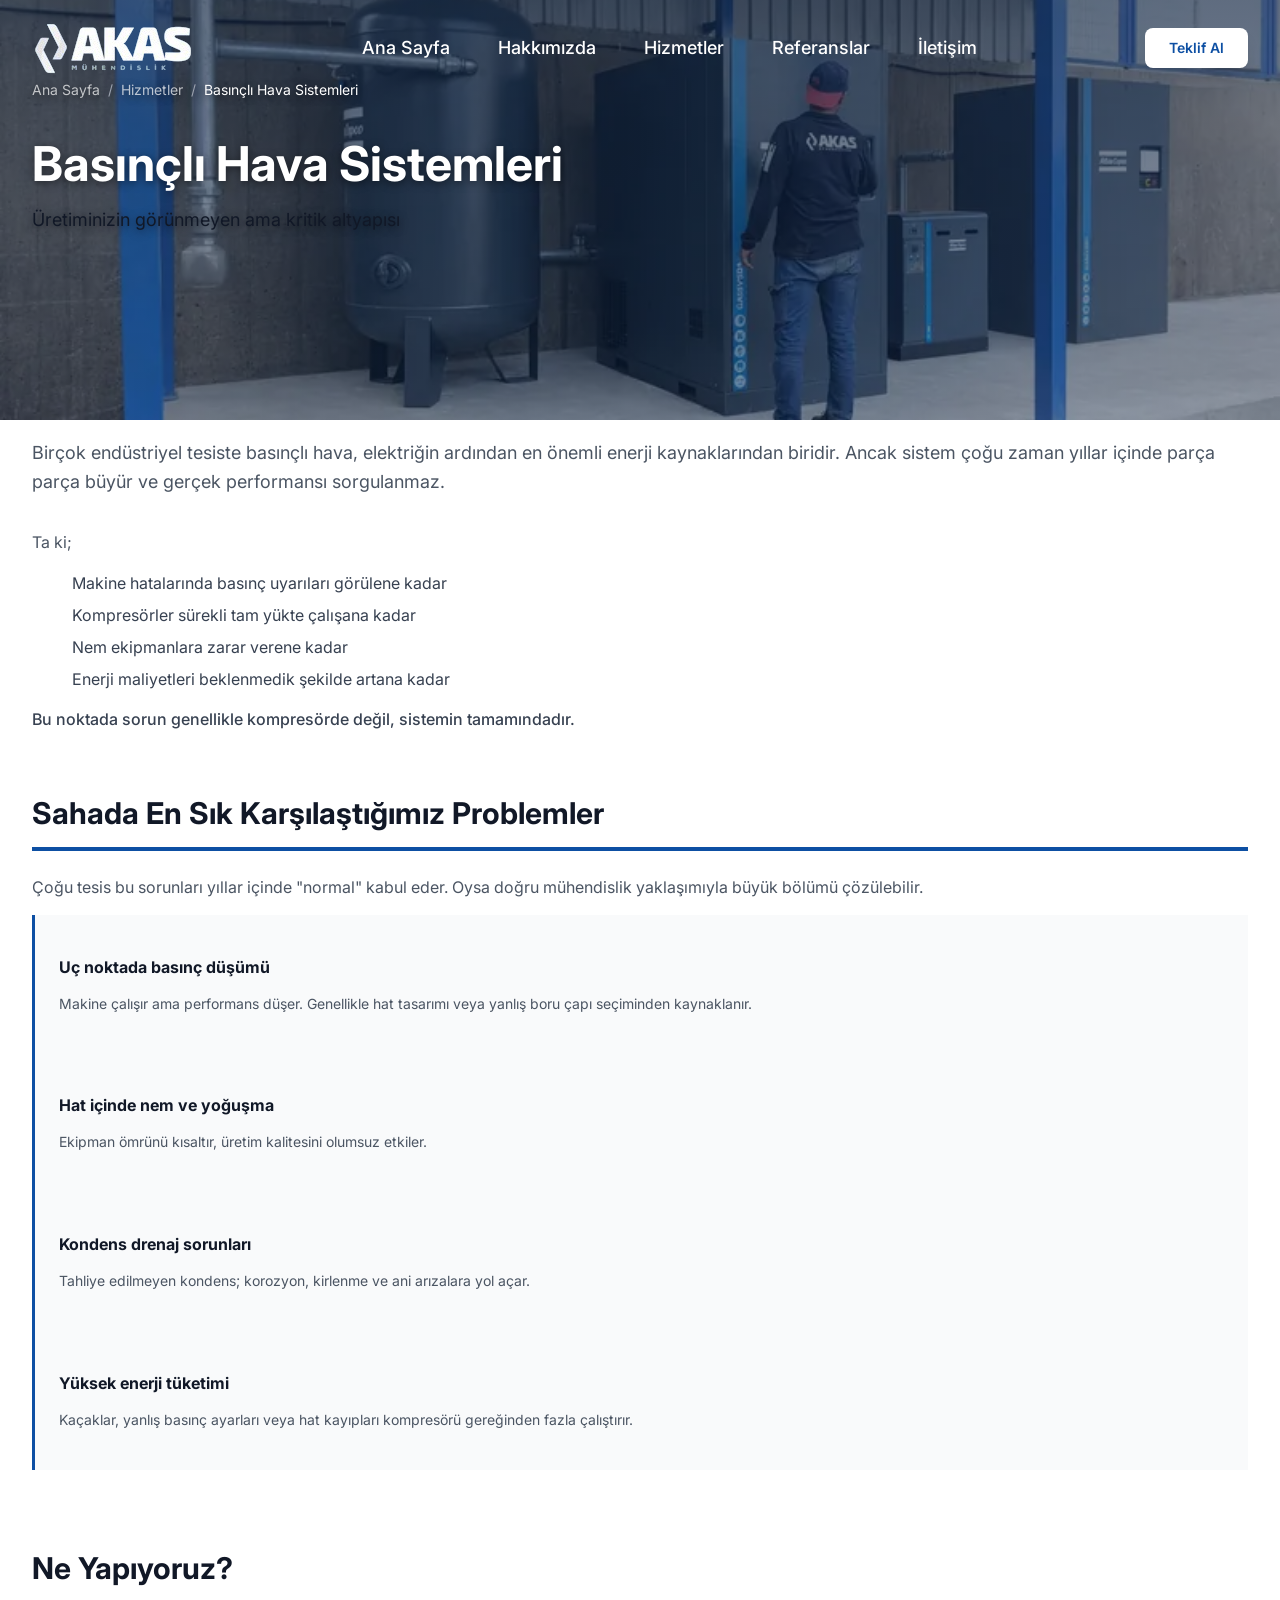
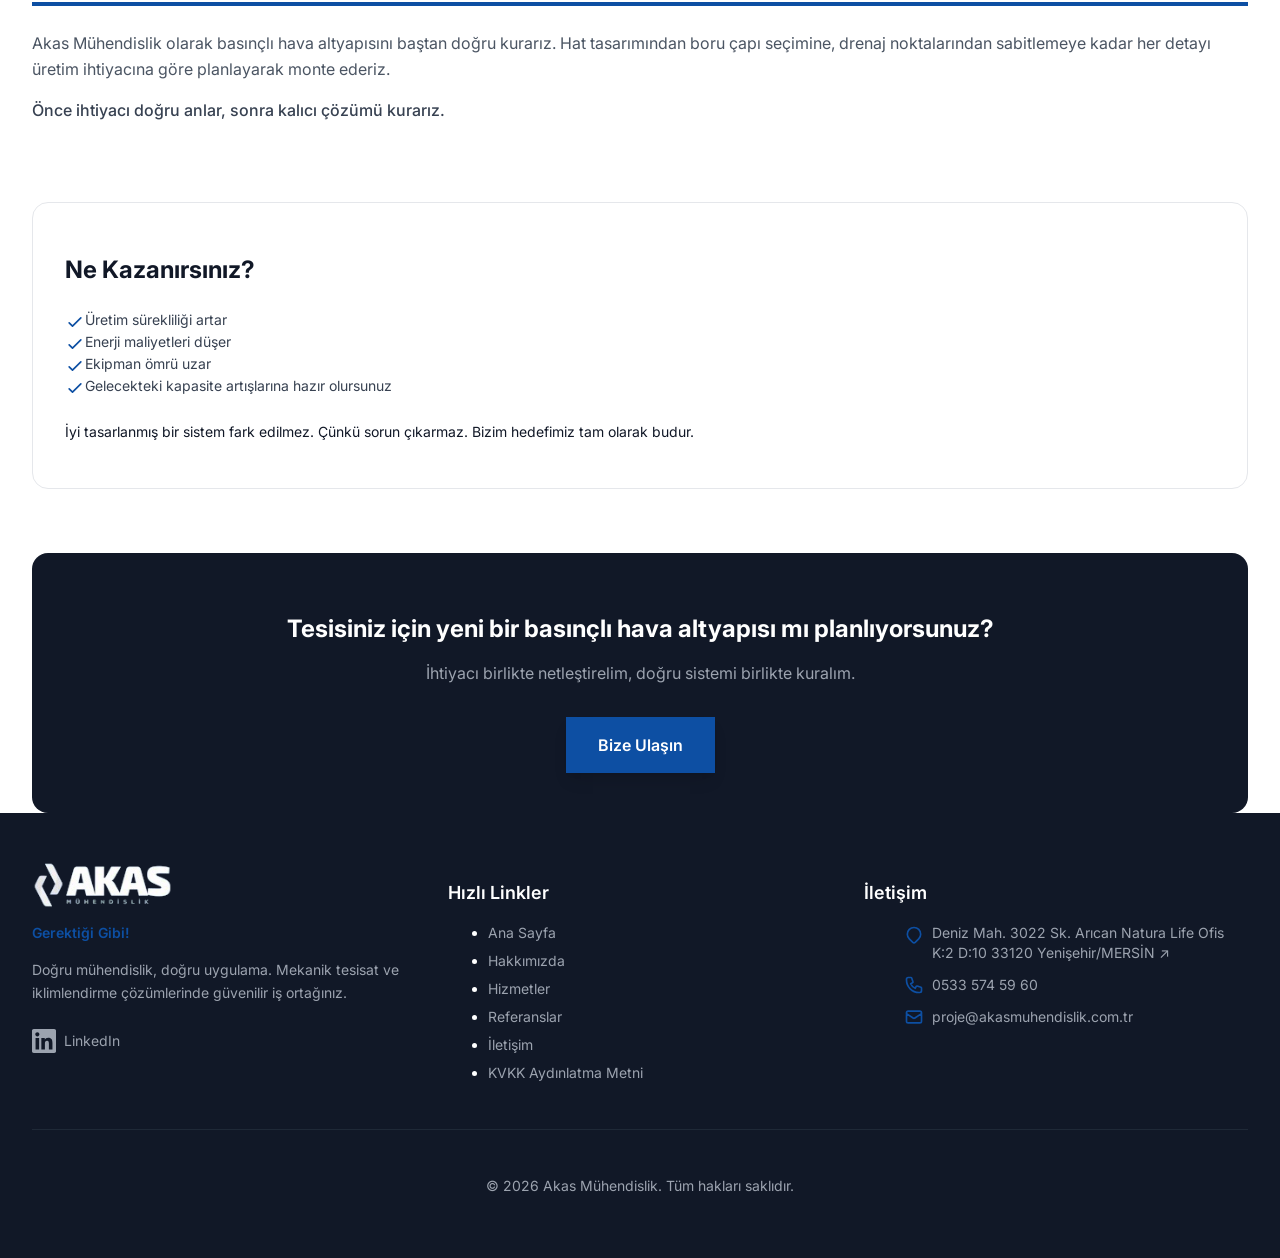
<file: basinçli-hava-sistemleri.html>
<!DOCTYPE html>
<html lang="tr" class="scroll-smooth">
<head>
    <link rel="icon" type="image/x-icon" href="favicon.ico">
    <meta charset="UTF-8">
    <meta name="viewport" content="width=device-width, initial-scale=1.0">
    <title>Basınçlı Hava Sistemleri | Akas Mühendislik</title>
    <meta name="description" content="Endüstriyel basınçlı hava altyapısı kurulumu. Hat tasarımından boru çapı seçimine, drenaj noktalarından sabitlemeye kadar eksiksiz tesisat. Mersin - Akas Mühendislik.">
    <link rel="stylesheet" href="styles.css">
    <link rel="preconnect" href="https://fonts.googleapis.com">
    <link rel="preconnect" href="https://fonts.gstatic.com" crossorigin>
    <link href="https://fonts.googleapis.com/css2?family=Inter:wght@400;500;600;700;800&display=swap" rel="stylesheet">
    <style>
        body { font-family: 'Inter', sans-serif; }

        /* Navbar link hover effect */
        .nav-link:hover .nav-underline { width: 100% !important; }

        /* Mobile Menu Styles */
        .mobile-menu-open #mobileMenu { pointer-events: auto; }
        .mobile-menu-open #menuOverlay { opacity: 1; }
        .mobile-menu-open #menuContent {
            opacity: 1;
            transform: translateY(0) !important;
        }
        .mobile-menu-open .hamburger-line:nth-child(1) {
            transform: rotate(45deg); top: 50% !important; margin-top: -1px;
        }
        .mobile-menu-open .hamburger-line:nth-child(2) { opacity: 0; }
        .mobile-menu-open .hamburger-line:nth-child(3) {
            transform: rotate(-45deg); bottom: auto !important; top: 50% !important; margin-top: -1px;
        }
        .mobile-menu-open .mobile-menu-link {
            animation: fadeInUp 400ms ease-out forwards; opacity: 0;
        }
        .mobile-menu-open .mobile-menu-link:nth-child(1) { animation-delay: 100ms; }
        .mobile-menu-open .mobile-menu-link:nth-child(2) { animation-delay: 150ms; }
        .mobile-menu-open .mobile-menu-link:nth-child(3) { animation-delay: 200ms; }
        .mobile-menu-open .mobile-menu-link:nth-child(4) { animation-delay: 250ms; }
        .mobile-menu-open .mobile-menu-link:nth-child(5) { animation-delay: 300ms; }
        @keyframes fadeInUp {
            from { opacity: 0; transform: translateY(20px); }
            to { opacity: 1; transform: translateY(0); }
        }

        /* Hero - servis sayfasında slider yok, statik hero */
        .service-hero {
            min-height: 420px;
            position: relative;
            overflow: hidden;
        }
        .service-hero img {
            width: 100%;
            height: 100%;
            object-fit: cover;
            position: absolute;
            inset: 0;
        }
        .service-hero-overlay {
            position: absolute;
            inset: 0;
            background: linear-gradient(to bottom, rgba(10,30,60,0.65) 0%, rgba(10,30,60,0.45) 100%);
        }
        .service-hero-content {
            position: relative;
            z-index: 10;
            text-shadow: 0 2px 8px rgba(0,0,0,0.5);
        }

        /* Problem kartları */
        .problem-card {
            border-left: 3px solid var(--color-primary, #1e40af);
            transition: all 0.2s ease;
        }
        .problem-card:hover {
            transform: translateX(4px);
        }

        /* Breadcrumb */
        .breadcrumb-sep::before {
            content: '/';
            margin: 0 0.5rem;
            color: #9ca3af;
        }
    </style>

    <!-- Schema.org - Service Page -->
    <script type="application/ld+json">
    {
      "@context": "https://schema.org",
      "@type": "Service",
      "serviceType": "Basınçlı Hava Sistemi Kurulumu",
      "name": "Basınçlı Hava Sistemleri",
      "description": "Endüstriyel tesisler için basınçlı hava altyapısı tasarımı ve kurulumu. Hat tasarımı, boru çapı seçimi, drenaj noktaları ve sabitlemeler dahil eksiksiz tesisat.",
      "provider": {
        "@type": "LocalBusiness",
        "name": "AKAS Mekanik Mühendislik",
        "url": "https://www.akasmuhendislik.com.tr",
        "telephone": "+905335745960",
        "address": {
          "@type": "PostalAddress",
          "addressLocality": "Yenişehir",
          "addressRegion": "Mersin",
          "addressCountry": "TR"
        }
      }
    }
    </script>
</head>
<body class="bg-white text-gray-900">

    <!-- ======== NAVBAR (index.html ile birebir aynı) ======== -->
    <nav id="navbar" class="fixed top-0 left-0 right-0 z-50 transition-all duration-300 py-5 bg-transparent">
        <div class="max-w-7xl mx-auto px-4 sm:px-6 lg:px-8 w-full">
            <div class="flex items-center justify-between">
                <a href="index.html" class="relative h-14 w-auto flex items-center bg-transparent">
                    <img id="logo-white" src="images/logo-white.png" alt="Akas Mühendislik"
                        class="h-14 w-auto object-contain transition-opacity duration-300 bg-transparent" style="max-height: 55px;"/>
                    <img id="logo-dark" src="images/logo-dark.png" alt="Akas Mühendislik"
                        class="h-14 w-auto object-contain absolute top-0 left-0 opacity-0 transition-opacity duration-300 bg-transparent" style="max-height: 55px;"/>
                </a>
                <div class="hidden md:flex items-center space-x-12">
                    <a href="index.html" class="nav-link relative text-lg font-medium text-white hover:text-primary-light transition-colors">
                        Ana Sayfa
                        <span class="nav-underline absolute -bottom-1 left-0 h-0.5 bg-primary transition-all duration-300 w-0"></span>
                    </a>
                    <a href="index.html#about" class="nav-link relative text-lg font-medium text-white hover:text-primary-light transition-colors">
                        Hakkımızda
                        <span class="nav-underline absolute -bottom-1 left-0 h-0.5 bg-primary transition-all duration-300 w-0"></span>
                    </a>
                    <a href="index.html#services" class="nav-link relative text-lg font-medium text-white hover:text-primary-light transition-colors">
                        Hizmetler
                        <span class="nav-underline absolute -bottom-1 left-0 h-0.5 bg-primary transition-all duration-300 w-0"></span>
                    </a>
                    <a href="index.html#references" class="nav-link relative text-lg font-medium text-white hover:text-primary-light transition-colors">
                        Referanslar
                        <span class="nav-underline absolute -bottom-1 left-0 h-0.5 bg-primary transition-all duration-300 w-0"></span>
                    </a>
                    <a href="index.html#contact" class="nav-link relative text-lg font-medium text-white hover:text-primary-light transition-colors">
                        İletişim
                        <span class="nav-underline absolute -bottom-1 left-0 h-0.5 bg-primary transition-all duration-300 w-0"></span>
                    </a>
                </div>
                <a href="index.html#contact" class="hidden md:block px-6 py-2.5 rounded-lg font-semibold text-sm bg-white text-primary hover:bg-gray-50 shadow-lg hover:shadow-xl transition-all duration-300">
                    Teklif Al
                </a>
                <!-- Mobile Hamburger -->
                <button id="menuToggle" aria-label="Menüyü aç" class="md:hidden flex items-center justify-center w-10 h-10 relative z-50 bg-transparent" style="background: transparent; border: none; outline: none;" onclick="toggleMobileMenu()">
                    <div id="hamburgerIcon" class="flex flex-col justify-center items-center w-6 h-5 relative">
                        <span class="hamburger-line bg-white block w-6 h-0.5 rounded-full transition-all duration-300 absolute top-0"></span>
                        <span class="hamburger-line bg-white block w-6 h-0.5 rounded-full transition-all duration-300 absolute top-1/2 -translate-y-1/2"></span>
                        <span class="hamburger-line bg-white block w-6 h-0.5 rounded-full transition-all duration-300 absolute bottom-0"></span>
                    </div>
                </button>
            </div>
        </div>
    </nav>

    <!-- Mobile Full-Screen Overlay Menu -->
    <div id="mobileMenu" class="fixed inset-0 z-40 pointer-events-none">
        <div id="menuOverlay" class="absolute inset-0 bg-primary-dark opacity-0 transition-opacity duration-500"></div>
        <div id="menuContent" class="relative z-10 h-full flex flex-col items-center justify-center opacity-0 transition-all duration-500" style="transform: translateY(20px);">
            <a href="index.html" onclick="closeMobileMenu()" class="mobile-menu-link text-white text-3xl font-bold py-4 transition-all duration-300 hover:text-white/70">Ana Sayfa</a>
            <a href="index.html#about" onclick="closeMobileMenu()" class="mobile-menu-link text-white text-3xl font-bold py-4 transition-all duration-300 hover:text-white/70">Hakkımızda</a>
            <a href="index.html#services" onclick="closeMobileMenu()" class="mobile-menu-link text-white text-3xl font-bold py-4 transition-all duration-300 hover:text-white/70">Hizmetler</a>
            <a href="index.html#references" onclick="closeMobileMenu()" class="mobile-menu-link text-white text-3xl font-bold py-4 transition-all duration-300 hover:text-white/70">Referanslar</a>
            <a href="index.html#contact" onclick="closeMobileMenu()" class="mobile-menu-link text-white text-3xl font-bold py-4 transition-all duration-300 hover:text-white/70">İletişim</a>
        </div>
    </div>

    <!-- ======== HERO ======== -->
    <section class="service-hero flex items-end" style="min-height: 420px; padding-top: 80px;">
        <img src="images/compressed-air-system.webp" alt="Basınçlı Hava Sistemleri" loading="eager">
        <div class="service-hero-overlay"></div>
        <div class="service-hero-content w-full pb-12 md:pb-16">
            <div class="max-w-7xl mx-auto px-4 sm:px-6 lg:px-8">
                <!-- Breadcrumb -->
                <nav class="flex items-center text-sm text-white/70 mb-4" aria-label="Breadcrumb">
                    <a href="index.html" class="hover:text-white transition-colors">Ana Sayfa</a>
                    <span class="breadcrumb-sep"></span>
                    <a href="index.html#services" class="hover:text-white transition-colors">Hizmetler</a>
                    <span class="breadcrumb-sep"></span>
                    <span class="text-white">Basınçlı Hava Sistemleri</span>
                </nav>
                <h1 class="text-4xl md:text-5xl font-bold text-white mb-3">Basınçlı Hava Sistemleri</h1>
                <p class="text-lg text-white/85 max-w-2xl">Üretiminizin görünmeyen ama kritik altyapısı</p>
            </div>
        </div>
    </section>

    <!-- ======== ANA İÇERİK ======== -->
    <main class="py-16 md:py-24">
        <div class="max-w-7xl mx-auto px-4 sm:px-6 lg:px-8">
            <div class="max-w-3xl">

                <!-- Giriş -->
                <p class="text-lg text-gray-600 leading-relaxed mb-8">
                    Birçok endüstriyel tesiste basınçlı hava, elektriğin ardından en önemli enerji kaynaklarından biridir. Ancak sistem çoğu zaman yıllar içinde parça parça büyür ve gerçek performansı sorgulanmaz.
                </p>
                <p class="text-gray-600 leading-relaxed mb-4">Ta ki;</p>
                <ul class="space-y-2 mb-10 text-gray-700">
                    <li class="flex items-start gap-3">
                        <span class="mt-1.5 w-2 h-2 rounded-full bg-primary flex-shrink-0"></span>
                        Makine hatalarında basınç uyarıları görülene kadar
                    </li>
                    <li class="flex items-start gap-3">
                        <span class="mt-1.5 w-2 h-2 rounded-full bg-primary flex-shrink-0"></span>
                        Kompresörler sürekli tam yükte çalışana kadar
                    </li>
                    <li class="flex items-start gap-3">
                        <span class="mt-1.5 w-2 h-2 rounded-full bg-primary flex-shrink-0"></span>
                        Nem ekipmanlara zarar verene kadar
                    </li>
                    <li class="flex items-start gap-3">
                        <span class="mt-1.5 w-2 h-2 rounded-full bg-primary flex-shrink-0"></span>
                        Enerji maliyetleri beklenmedik şekilde artana kadar
                    </li>
                </ul>
                <p class="text-gray-700 font-medium mb-16">
                    Bu noktada sorun genellikle kompresörde değil, sistemin tamamındadır.
                </p>

                <!-- Ayırıcı başlık -->
                <div class="mb-10">
                    <h2 class="text-2xl md:text-3xl font-bold text-gray-900 mb-2">Sahada En Sık Karşılaştığımız Problemler</h2>
                    <div class="w-16 h-1 bg-primary mt-4 mb-6"></div>
                    <p class="text-gray-600">Çoğu tesis bu sorunları yıllar içinde "normal" kabul eder. Oysa doğru mühendislik yaklaşımıyla büyük bölümü çözülebilir.</p>
                </div>

                <!-- Problem Kartları -->
                <div class="space-y-5 mb-20">
                    <div class="problem-card bg-gray-50 rounded-r-xl p-6 pl-7">
                        <h3 class="font-bold text-gray-900 mb-1">Uç noktada basınç düşümü</h3>
                        <p class="text-gray-600 text-sm leading-relaxed">Makine çalışır ama performans düşer. Genellikle hat tasarımı veya yanlış boru çapı seçiminden kaynaklanır.</p>
                    </div>
                    <div class="problem-card bg-gray-50 rounded-r-xl p-6 pl-7">
                        <h3 class="font-bold text-gray-900 mb-1">Hat içinde nem ve yoğuşma</h3>
                        <p class="text-gray-600 text-sm leading-relaxed">Ekipman ömrünü kısaltır, üretim kalitesini olumsuz etkiler.</p>
                    </div>
                    <div class="problem-card bg-gray-50 rounded-r-xl p-6 pl-7">
                        <h3 class="font-bold text-gray-900 mb-1">Kondens drenaj sorunları</h3>
                        <p class="text-gray-600 text-sm leading-relaxed">Tahliye edilmeyen kondens; korozyon, kirlenme ve ani arızalara yol açar.</p>
                    </div>
                    <div class="problem-card bg-gray-50 rounded-r-xl p-6 pl-7">
                        <h3 class="font-bold text-gray-900 mb-1">Yüksek enerji tüketimi</h3>
                        <p class="text-gray-600 text-sm leading-relaxed">Kaçaklar, yanlış basınç ayarları veya hat kayıpları kompresörü gereğinden fazla çalıştırır.</p>
                    </div>
                </div>

                <!-- Ne Yapıyoruz -->
                <div class="mb-20">
                    <h2 class="text-2xl md:text-3xl font-bold text-gray-900 mb-4">Ne Yapıyoruz?</h2>
                    <div class="w-16 h-1 bg-primary mb-6"></div>
                    <p class="text-gray-600 leading-relaxed mb-4">
                        Akas Mühendislik olarak basınçlı hava altyapısını baştan doğru kurarız. Hat tasarımından boru çapı seçimine, drenaj noktalarından sabitlemeye kadar her detayı üretim ihtiyacına göre planlayarak monte ederiz.
                    </p>
                    <p class="text-gray-700 font-medium">
                        Önce ihtiyacı doğru anlar, sonra kalıcı çözümü kurarız.
                    </p>
                </div>

                <!-- Ne Kazanırsınız -->
                <div class="bg-primary/5 border border-primary/20 rounded-2xl p-8 mb-16">
                    <h2 class="text-2xl font-bold text-gray-900 mb-6">Ne Kazanırsınız?</h2>
                    <div class="grid grid-cols-1 sm:grid-cols-2 gap-4">
                        <div class="flex items-start gap-3">
                            <svg class="w-5 h-5 text-primary flex-shrink-0 mt-0.5" fill="none" stroke="currentColor" viewBox="0 0 24 24">
                                <path stroke-linecap="round" stroke-linejoin="round" stroke-width="2" d="M5 13l4 4L19 7"/>
                            </svg>
                            <span class="text-gray-700 text-sm">Üretim sürekliliği artar</span>
                        </div>
                        <div class="flex items-start gap-3">
                            <svg class="w-5 h-5 text-primary flex-shrink-0 mt-0.5" fill="none" stroke="currentColor" viewBox="0 0 24 24">
                                <path stroke-linecap="round" stroke-linejoin="round" stroke-width="2" d="M5 13l4 4L19 7"/>
                            </svg>
                            <span class="text-gray-700 text-sm">Enerji maliyetleri düşer</span>
                        </div>
                        <div class="flex items-start gap-3">
                            <svg class="w-5 h-5 text-primary flex-shrink-0 mt-0.5" fill="none" stroke="currentColor" viewBox="0 0 24 24">
                                <path stroke-linecap="round" stroke-linejoin="round" stroke-width="2" d="M5 13l4 4L19 7"/>
                            </svg>
                            <span class="text-gray-700 text-sm">Ekipman ömrü uzar</span>
                        </div>
                        <div class="flex items-start gap-3">
                            <svg class="w-5 h-5 text-primary flex-shrink-0 mt-0.5" fill="none" stroke="currentColor" viewBox="0 0 24 24">
                                <path stroke-linecap="round" stroke-linejoin="round" stroke-width="2" d="M5 13l4 4L19 7"/>
                            </svg>
                            <span class="text-gray-700 text-sm">Gelecekteki kapasite artışlarına hazır olursunuz</span>
                        </div>
                    </div>
                    <p class="text-gray-500 text-sm mt-6 italic">İyi tasarlanmış bir sistem fark edilmez. Çünkü sorun çıkarmaz. Bizim hedefimiz tam olarak budur.</p>
                </div>

                <!-- CTA -->
                <div class="text-center bg-gray-900 rounded-2xl p-10">
                    <h2 class="text-2xl font-bold text-white mb-3">Tesisiniz için yeni bir basınçlı hava altyapısı mı planlıyorsunuz?</h2>
                    <p class="text-gray-400 mb-8">İhtiyacı birlikte netleştirelim, doğru sistemi birlikte kuralım.</p>
                    <a href="index.html#contact" class="inline-block px-8 py-4 bg-primary hover:bg-primary-dark text-white font-semibold rounded-xl transition-all shadow-lg hover:shadow-xl transform hover:-translate-y-0.5">
                        Bize Ulaşın
                    </a>
                </div>

            </div>
        </div>
    </main>

    <!-- ======== FOOTER (index.html ile birebir aynı) ======== -->
    <footer class="bg-gray-900 text-white py-12">
        <div class="max-w-7xl mx-auto px-4 sm:px-6 lg:px-8 w-full">
            <div class="grid md:grid-cols-3 gap-8 mb-8">
                <div>
                    <div class="relative h-12 mb-2">
                        <img src="images/logo-white.png" alt="Akas Mühendislik" class="h-12 w-auto object-contain">
                    </div>
                    <p class="text-primary font-semibold text-sm mb-4">Gerektiği Gibi!</p>
                    <p class="text-gray-400 text-sm leading-relaxed">Doğru mühendislik, doğru uygulama. Mekanik tesisat ve iklimlendirme çözümlerinde güvenilir iş ortağınız.</p>
                    <div class="mt-6">
                        <a href="https://www.linkedin.com/company/106318071/" target="_blank" rel="noopener noreferrer" class="inline-flex items-center text-gray-400 hover:text-white transition-colors">
                            <svg class="w-6 h-6" fill="currentColor" viewBox="0 0 24 24">
                                <path d="M20.447 20.452h-3.554v-5.569c0-1.328-.027-3.037-1.852-3.037-1.853 0-2.136 1.445-2.136 2.939v5.667H9.351V9h3.414v1.561h.046c.477-.9 1.637-1.85 3.37-1.85 3.601 0 4.267 2.37 4.267 5.455v6.286zM5.337 7.433c-1.144 0-2.063-.926-2.063-2.065 0-1.138.92-2.063 2.063-2.063 1.14 0 2.064.925 2.064 2.063 0 1.139-.925 2.065-2.064 2.065zm1.782 13.019H3.555V9h3.564v11.452zM22.225 0H1.771C.792 0 0 .774 0 1.729v20.542C0 23.227.792 24 1.771 24h20.451C23.2 24 24 23.227 24 22.271V1.729C24 .774 23.2 0 22.222 0h.003z"/>
                            </svg>
                            <span class="ml-2 text-sm">LinkedIn</span>
                        </a>
                    </div>
                </div>
                <div>
                    <h3 class="font-semibold text-lg mb-4">Hızlı Linkler</h3>
                    <ul class="space-y-2 text-sm">
                        <li><a href="index.html" class="text-gray-400 hover:text-white transition-colors">Ana Sayfa</a></li>
                        <li><a href="index.html#about" class="text-gray-400 hover:text-white transition-colors">Hakkımızda</a></li>
                        <li><a href="index.html#services" class="text-gray-400 hover:text-white transition-colors">Hizmetler</a></li>
                        <li><a href="index.html#references" class="text-gray-400 hover:text-white transition-colors">Referanslar</a></li>
                        <li><a href="index.html#contact" class="text-gray-400 hover:text-white transition-colors">İletişim</a></li>
                        <li><a href="/aydinlatma-metni.html" target="_blank" class="text-gray-400 hover:text-white transition-colors">KVKK Aydınlatma Metni</a></li>
                    </ul>
                </div>
                <div>
                    <h3 class="font-semibold text-lg mb-4">İletişim</h3>
                    <ul class="space-y-3 text-sm text-gray-400">
                        <li class="flex items-start">
                            <svg class="w-5 h-5 text-primary mr-2 flex-shrink-0 mt-0.5" fill="none" stroke="currentColor" viewBox="0 0 24 24">
                                <path stroke-linecap="round" stroke-linejoin="round" stroke-width="2" d="M17.657 16.657L13.414 20.9a1.998 1.998 0 01-2.827 0l-4.244-4.243a8 8 0 1111.314 0z"/>
                            </svg>
                            <a href="https://maps.google.com/?q=Akas+Mekanik+Mühendislik+Mersin" target="_blank" rel="noopener noreferrer" class="hover:text-white transition-colors">Deniz Mah. 3022 Sk. Arıcan Natura Life Ofis<br>K:2 D:10 33120 Yenişehir/MERSİN ↗</a>
                        </li>
                        <li class="flex items-center">
                            <svg class="w-5 h-5 text-primary mr-2 flex-shrink-0" fill="none" stroke="currentColor" viewBox="0 0 24 24">
                                <path stroke-linecap="round" stroke-linejoin="round" stroke-width="2" d="M3 5a2 2 0 012-2h3.28a1 1 0 01.948.684l1.498 4.493a1 1 0 01-.502 1.21l-2.257 1.13a11.042 11.042 0 005.516 5.516l1.13-2.257a1 1 0 011.21-.502l4.493 1.498a1 1 0 01.684.949V19a2 2 0 01-2 2h-1C9.716 21 3 14.284 3 6V5z"/>
                            </svg>
                            <a href="tel:05335745960" class="hover:text-white transition-colors">0533 574 59 60</a>
                        </li>
                        <li class="flex items-center">
                            <svg class="w-5 h-5 text-primary mr-2 flex-shrink-0" fill="none" stroke="currentColor" viewBox="0 0 24 24">
                                <path stroke-linecap="round" stroke-linejoin="round" stroke-width="2" d="M3 8l7.89 5.26a2 2 0 002.22 0L21 8M5 19h14a2 2 0 002-2V7a2 2 0 00-2-2H5a2 2 0 00-2 2v10a2 2 0 002 2z"/>
                            </svg>
                            <a href="mailto:proje@akasmuhendislik.com.tr" class="hover:text-white transition-colors">proje@akasmuhendislik.com.tr</a>
                        </li>
                    </ul>
                </div>
            </div>
            <div class="border-t border-gray-800 pt-8 text-center text-sm text-gray-400">
                <p>© 2026 Akas Mühendislik. Tüm hakları saklıdır.</p>
            </div>
        </div>
    </footer>

    <!-- ======== SCRIPTS ======== -->
    <script>
        let menuOpen = false;

        function toggleMobileMenu() {
            menuOpen = !menuOpen;
            if (menuOpen) {
                document.body.classList.add('mobile-menu-open');
                document.body.style.overflow = 'hidden';
                document.getElementById('menuToggle').setAttribute('aria-label', 'Menüyü kapat');
                const isScrolled = window.scrollY > 50;
                document.querySelectorAll('.hamburger-line').forEach(line => {
                    line.classList.toggle('bg-white', !isScrolled);
                    line.classList.toggle('bg-primary', isScrolled);
                });
            } else {
                closeMobileMenu();
            }
        }

        function closeMobileMenu() {
            menuOpen = false;
            document.body.classList.remove('mobile-menu-open');
            document.body.style.overflow = '';
            document.getElementById('menuToggle').setAttribute('aria-label', 'Menüyü aç');
            if (window.scrollY > 50) {
                document.querySelectorAll('.hamburger-line').forEach(line => {
                    line.classList.remove('bg-white');
                    line.classList.add('bg-primary');
                });
            }
        }

        // Navbar scroll effect (index.html ile aynı)
        window.addEventListener('scroll', function() {
            const navbar = document.getElementById('navbar');
            const logoWhite = document.getElementById('logo-white');
            const logoDark = document.getElementById('logo-dark');

            if (window.scrollY > 50) {
                navbar.classList.remove('bg-transparent', 'py-5');
                navbar.classList.add('bg-white/95', 'backdrop-blur-md', 'shadow-lg', 'py-3', 'mx-4', 'mt-4', 'rounded-2xl');
                navbar.querySelectorAll('.nav-link').forEach(a => {
                    a.classList.remove('text-white');
                    a.classList.add('text-gray-700');
                });
                logoWhite.classList.replace('opacity-100', 'opacity-0');
                logoDark.classList.replace('opacity-0', 'opacity-100');
                if (!menuOpen) {
                    document.querySelectorAll('.hamburger-line').forEach(line => {
                        line.classList.remove('bg-white');
                        line.classList.add('bg-primary');
                    });
                }
            } else {
                navbar.classList.remove('bg-white/95', 'backdrop-blur-md', 'shadow-lg', 'py-3', 'mx-4', 'mt-4', 'rounded-2xl');
                navbar.classList.add('bg-transparent', 'py-5');
                navbar.querySelectorAll('.nav-link').forEach(a => {
                    a.classList.remove('text-gray-700');
                    a.classList.add('text-white');
                });
                logoWhite.classList.replace('opacity-0', 'opacity-100');
                logoDark.classList.replace('opacity-100', 'opacity-0');
                if (!menuOpen) {
                    document.querySelectorAll('.hamburger-line').forEach(line => {
                        line.classList.remove('bg-primary');
                        line.classList.add('bg-white');
                    });
                }
            }
        });
    </script>

</body>
</html>
</file>
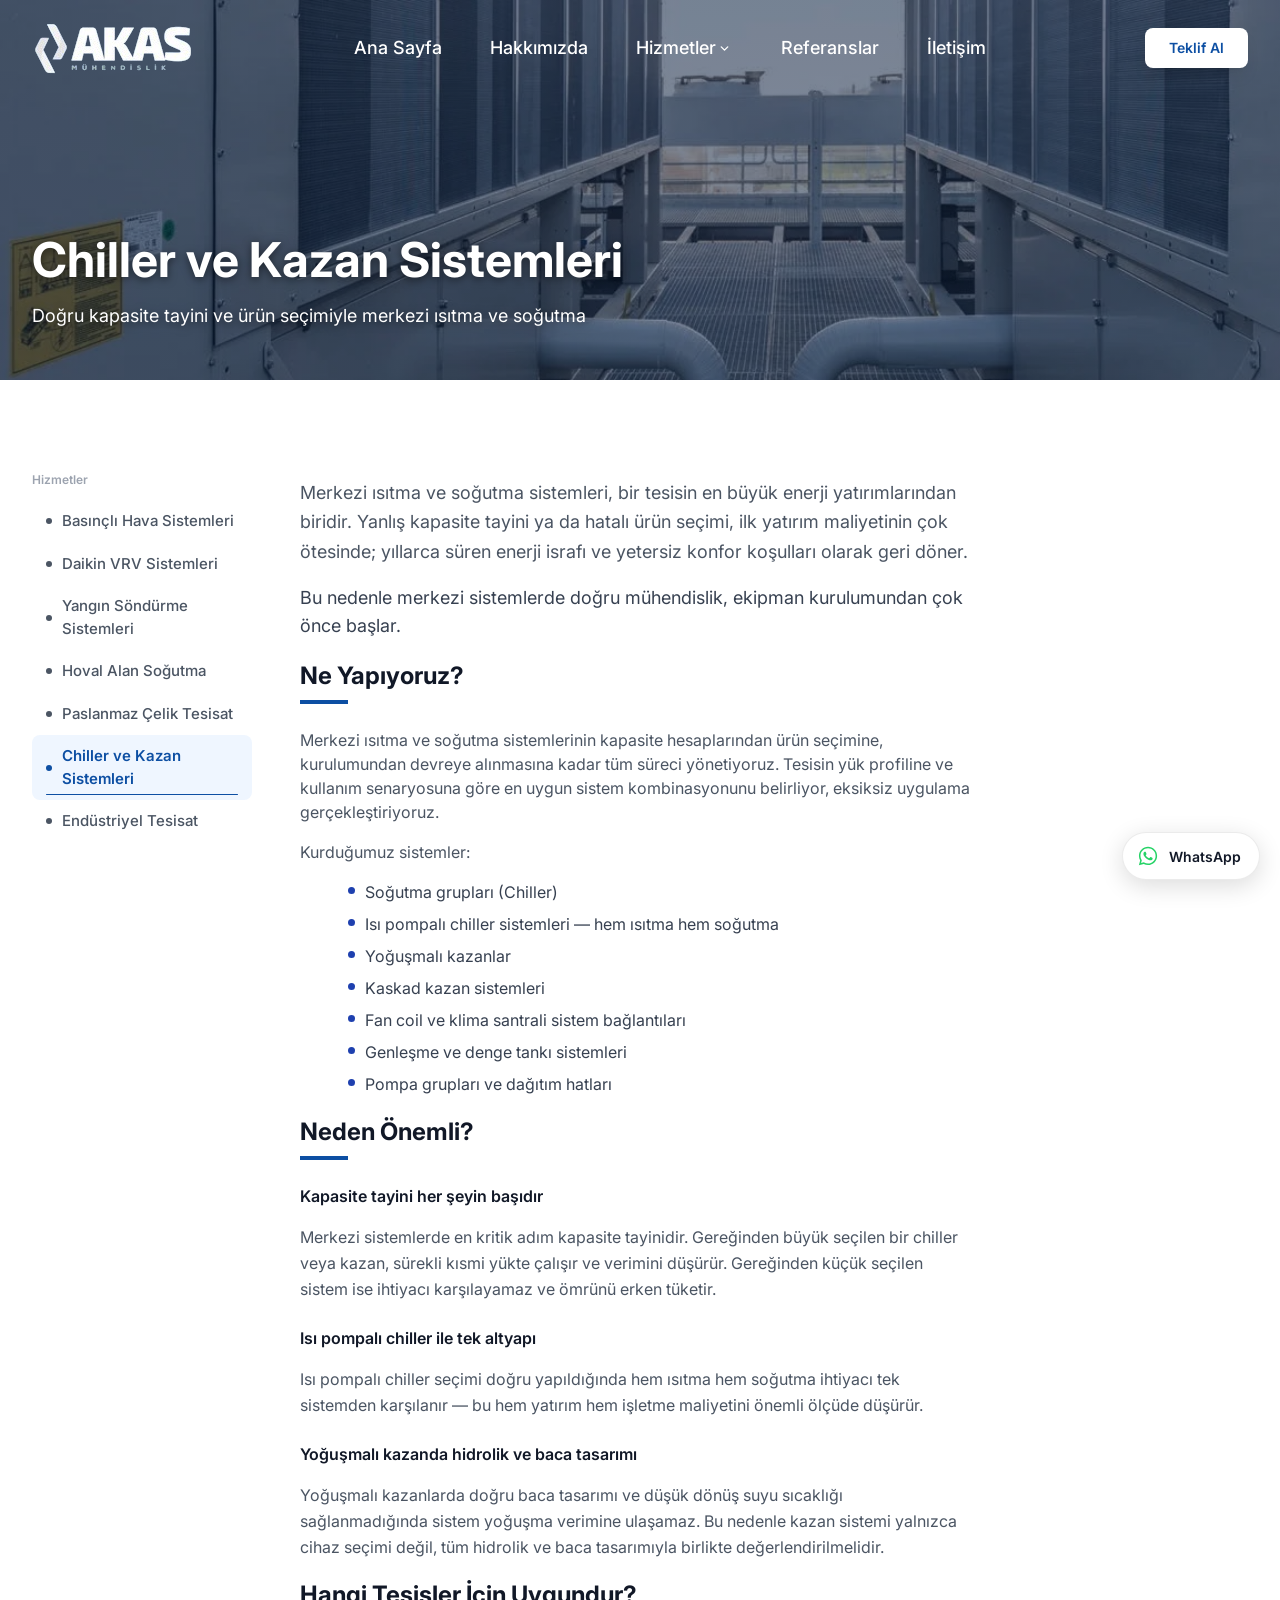
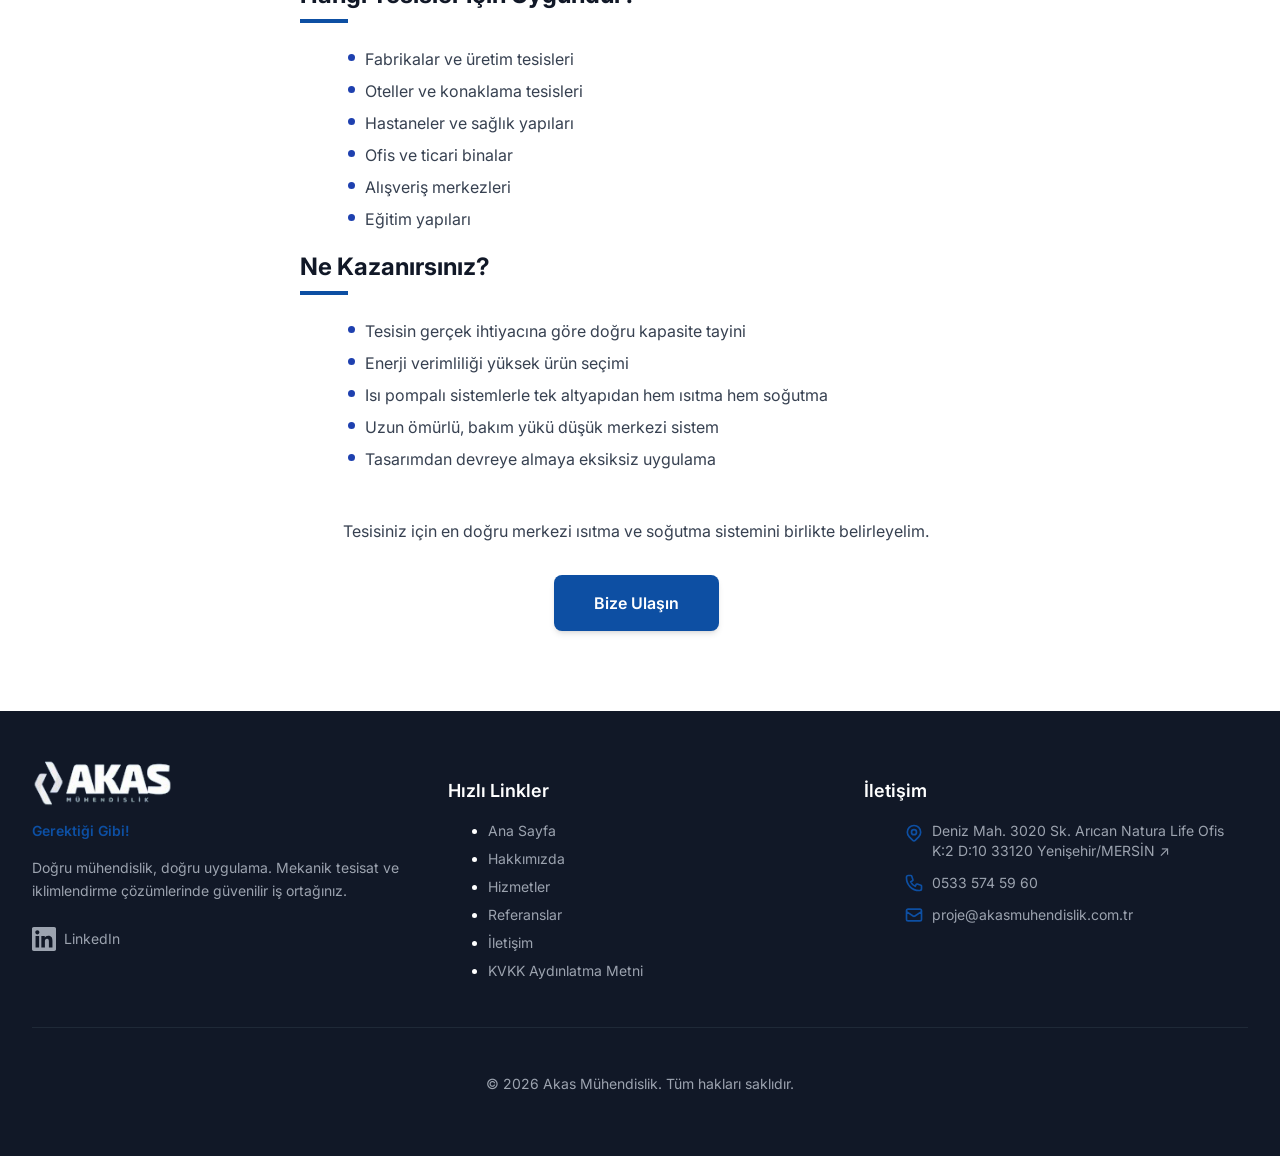
<file: chiller-kazan-sistemleri.html>
<!DOCTYPE html>
<html lang="tr" class="scroll-smooth">
<head>
    <meta charset="UTF-8">
    <meta name="viewport" content="width=device-width, initial-scale=1.0">
    <link rel="icon" type="image/x-icon" href="favicon.ico">
    <link rel="icon" type="image/png" sizes="32x32" href="favicon-32x32.png">
    <link rel="icon" type="image/png" sizes="16x16" href="favicon-16x16.png">
    <link rel="apple-touch-icon" sizes="180x180" href="apple-touch-icon.png">
    <link rel="icon" type="image/png" sizes="192x192" href="favicon-192x192.png">
    <link rel="icon" type="image/png" sizes="512x512" href="favicon-512x512.png">
    <link rel="manifest" href="site.webmanifest">
    <meta name="theme-color" content="#0d4fa3">
    <title>Chiller ve Kazan Sistemleri | Akas Mühendislik</title>
    <meta name="description" content="Merkezi ısıtma ve soğutma sistemleri. Chiller, ısı pompalı chiller, yoğuşmalı kazan ve kaskad sistemlerin kapasite hesabı ve kurulumu. Mersin - Akas Mühendislik.">
    <link rel="canonical" href="https://www.akasmuhendislik.com.tr/chiller-kazan-sistemleri.html">
    <meta property="og:title" content="Chiller ve Kazan Sistemleri | Akas Mühendislik">
    <meta property="og:description" content="Merkezi ısıtma ve soğutma sistemleri. Chiller, ısı pompalı chiller, yoğuşmalı kazan ve kaskad sistemlerin kapasite hesabı ve kurulumu. Mersin.">
    <meta property="og:url" content="https://www.akasmuhendislik.com.tr/chiller-kazan-sistemleri.html">
    <meta property="og:type" content="website">
    <meta property="og:locale" content="tr_TR">
    <meta property="og:site_name" content="Akas Mühendislik">
    <meta property="og:image" content="https://www.akasmuhendislik.com.tr/images/chiller-kazan-sistemleri.webp">
    <meta property="og:image:alt" content="Chiller ve Kazan Sistemleri - Akas Mühendislik">
    <meta name="twitter:card" content="summary_large_image">
    <meta name="twitter:title" content="Chiller ve Kazan Sistemleri | Akas Mühendislik">
    <meta name="twitter:description" content="Merkezi ısıtma ve soğutma sistemleri. Chiller, ısı pompalı chiller, yoğuşmalı kazan ve kaskad sistemlerin kapasite hesabı ve kurulumu. Mersin.">
    <meta name="twitter:image" content="https://www.akasmuhendislik.com.tr/images/chiller-kazan-sistemleri.webp">
    <script type="application/ld+json">
    {
      "@context": "https://schema.org",
      "@type": "Service",
      "name": "Chiller ve Kazan Sistemleri",
      "description": "Merkezi ısıtma ve soğutma sistemleri. Chiller, ısı pompalı chiller, yoğuşmalı kazan ve kaskad sistemlerin kapasite hesabı ve kurulumu.",
      "provider": {
        "@type": "LocalBusiness",
        "name": "Akas Mühendislik",
        "url": "https://www.akasmuhendislik.com.tr",
        "telephone": "+905335745960",
        "email": "proje@akasmuhendislik.com.tr",
        "address": {
          "@type": "PostalAddress",
          "streetAddress": "Deniz Mah. 3020 Sk. Arıcan Natura Life Ofis K:2 D:10",
          "addressLocality": "Yenişehir",
          "addressRegion": "Mersin",
          "postalCode": "33120",
          "addressCountry": "TR"
        }
      },
      "areaServed": {
        "@type": "Country",
        "name": "TR"
      },
      "serviceType": "Mekanik Tesisat",
      "url": "https://www.akasmuhendislik.com.tr/chiller-kazan-sistemleri.html"
    }
    </script>
    <link rel="stylesheet" href="styles.css">
    <link rel="preconnect" href="https://fonts.googleapis.com">
    <link rel="preconnect" href="https://fonts.gstatic.com" crossorigin>
    <link href="https://fonts.googleapis.com/css2?family=Inter:wght@400;500;600;700;800&display=swap" rel="stylesheet">
    <style>
        body { font-family: 'Inter', sans-serif; }

        /* Two-column layout */
        .content-layout { display: flex; flex-direction: column; gap: 3rem; align-items: flex-start; }
        @media (min-width: 768px) {
            .content-layout { flex-direction: row; }
        }
        .content-sidebar { width: 100%; flex-shrink: 0; }
        @media (min-width: 768px) {
            .content-sidebar { width: 220px; position: sticky; top: 110px; align-self: flex-start; }
        }

        /* ── Navbar ── */
        .nav-link:hover .nav-underline { width: 100% !important; }

        /* Dropdown */
        .services-dropdown {
            display: none;
            position: absolute;
            top: calc(100% + 12px);
            left: 50%;
            transform: translateX(-50%);
            background: white;
            border-radius: 12px;
            box-shadow: 0 10px 40px rgba(0,0,0,0.12);
            min-width: 240px;
            z-index: 100;
            padding: 8px 0;
            border: 1px solid rgba(0,0,0,0.06);
        }
        .services-dropdown.open { display: block; }
        .services-dropdown a {
            display: block;
            padding: 10px 20px;
            font-size: 14px;
            color: #374151;
            transition: background 0.15s, color 0.15s;
            text-decoration: none;
        }
        .services-dropdown a:hover { background: #f3f4f6; color: var(--color-primary, #1e40af); }
        .services-dropdown a.active { color: var(--color-primary, #1e40af); font-weight: 600; }



        /* ── Mobile Menu ── */
        .mobile-menu-open #mobileMenu { pointer-events: auto; }
        .mobile-menu-open #menuOverlay { opacity: 1; }
        .mobile-menu-open #menuContent { opacity: 1; transform: translateY(0) !important; }
        .mobile-menu-open .hamburger-line:nth-child(1) { transform: rotate(45deg); top: 50% !important; margin-top: -1px; }
        .mobile-menu-open .hamburger-line:nth-child(2) { opacity: 0; }
        .mobile-menu-open .hamburger-line:nth-child(3) { transform: rotate(-45deg); bottom: auto !important; top: 50% !important; margin-top: -1px; }
        .mobile-menu-open .mobile-menu-link { animation: fadeInUp 400ms ease-out forwards; opacity: 0; }
        .mobile-menu-open .mobile-menu-link:nth-child(1) { animation-delay: 100ms; }
        .mobile-menu-open .mobile-menu-link:nth-child(2) { animation-delay: 150ms; }
        .mobile-menu-open .mobile-menu-link:nth-child(3) { animation-delay: 200ms; }
        .mobile-menu-open .mobile-menu-link:nth-child(4) { animation-delay: 250ms; }
        .mobile-menu-open .mobile-menu-link:nth-child(5) { animation-delay: 300ms; }
        @keyframes fadeInUp {
            from { opacity: 0; transform: translateY(20px); }
            to   { opacity: 1; transform: translateY(0); }
        }

        /* ── Hero ── */
        .service-hero {
            position: relative;
            height: 380px;
            overflow: hidden;
            padding-top: 80px; /* navbar yüksekliği */
            box-sizing: border-box;
        }
        .service-hero img {
            width: 100%; height: 100%; object-fit: cover; object-position: top;
            position: absolute; inset: 0;
        }
        .service-hero-overlay {
            position: absolute; inset: 0;
            background: linear-gradient(to bottom, rgba(10,30,60,0.55) 0%, rgba(10,30,60,0.50) 100%);
        }
        .service-hero-content {
            position: relative; z-index: 10;
            text-shadow: 0 2px 8px rgba(0,0,0,0.5);
        }

        /* ── Sidebar ── */
        .sidebar-link {
            display: flex; align-items: center;
            padding: 10px 14px;
            border-radius: 8px;
            font-size: 15px;
            font-weight: 500;
            color: #4b5563;
            text-decoration: none;
            transition: background 0.15s, color 0.15s;
            gap: 10px;
            position: relative;
            overflow: hidden;
        }
        .sidebar-link:hover { background: #f3f4f6; color: #111827; }
        .sidebar-link.active {
            background: #eff6ff;
            color: var(--color-primary, #1e40af);
            font-weight: 600;
        }
        .sidebar-link .dot {
            width: 6px; height: 6px; border-radius: 50%;
            background: currentColor; flex-shrink: 0;
        }
        .sidebar-link::after {
            content: '';
            position: absolute;
            bottom: 5px; left: 14px;
            height: 1.5px;
            width: 0;
            background: var(--color-primary, #1e40af);
            transition: width 0.25s ease;
            border-radius: 2px;
        }
        .sidebar-link:hover::after,
        .sidebar-link.active::after { width: calc(100% - 28px); }

        /* ── Problem list ── */
        .problem-item { /* border-left kaldırıldı */ }

        /* WhatsApp sabit düğme */
        .wa-float {
            position: fixed;
            right: 20px;
            bottom: 20px;
            z-index: 45;
            display: inline-flex;
            align-items: center;
            gap: 10px;
            padding: 12px 18px 12px 14px;
            background: #ffffff;
            color: #111827;
            border: 1px solid rgba(0,0,0,0.08);
            border-radius: 999px;
            box-shadow: 0 6px 24px rgba(0,0,0,0.14);
            font-size: 14px;
            font-weight: 600;
            text-decoration: none;
            transition: transform 0.2s, box-shadow 0.2s;
        }
        .wa-float svg { color: #25D366; flex-shrink: 0; }
        .wa-float:hover { transform: translateY(-2px); box-shadow: 0 10px 28px rgba(0,0,0,0.18); color: #111827; }
        .wa-float .wa-label { white-space: nowrap; }
        @media (max-width: 640px) {
            .wa-float { right: 16px; bottom: 16px; padding: 12px; }
            .wa-float .wa-label { display: none; }
            .wa-float svg { width: 26px; height: 26px; }
        }
        .mobile-menu-open .wa-float { display: none; }
    </style>
</head>
<body class="bg-white text-gray-900">

    <!-- Navbar -->
    <nav id="navbar" class="fixed top-0 left-0 right-0 z-50 transition-all duration-300 py-5 bg-transparent">
        <div class="max-w-7xl mx-auto px-4 sm:px-6 lg:px-8 w-full">
            <div class="flex items-center justify-between">
                <a href="index.html" class="relative h-14 w-auto flex items-center bg-transparent">
                    <img id="logo-white" src="images/logo-white.png" alt="Akas Mühendislik"
                         class="h-14 w-auto object-contain transition-opacity duration-300 bg-transparent" style="max-height: 55px;"/>
                    <img id="logo-dark" src="images/logo-dark.png" alt="Akas Mühendislik"
                         class="h-14 w-auto object-contain absolute top-0 left-0 opacity-0 transition-opacity duration-300 bg-transparent" style="max-height: 55px;"/>
                </a>
                <div class="hidden md:flex items-center space-x-12">
                    <a href="index.html" class="nav-link relative text-lg font-medium text-white hover:text-primary-light transition-colors">
                        Ana Sayfa
                        <span class="nav-underline absolute -bottom-1 left-0 h-0.5 bg-primary transition-all duration-300 w-0"></span>
                    </a>
                    <a href="index.html#about" class="nav-link relative text-lg font-medium text-white hover:text-primary-light transition-colors">
                        Hakkımızda
                        <span class="nav-underline absolute -bottom-1 left-0 h-0.5 bg-primary transition-all duration-300 w-0"></span>
                    </a>
                    <!-- Hizmetler + dropdown -->
                    <div class="relative" id="servicesNavItem">
                        <div class="flex items-center gap-1">
                            <a href="index.html#services" class="nav-link relative text-lg font-medium text-white hover:text-primary-light transition-colors">
                                Hizmetler
                                <span class="nav-underline absolute -bottom-1 left-0 h-0.5 bg-primary transition-all duration-300 w-0"></span>
                            </a>
                            <button id="servicesArrow" onclick="toggleDropdown(event)" aria-label="Hizmetler listesini aç"
                                style="background:none; border:none; cursor:pointer; padding:2px; display:flex; align-items:center;">
                                <svg id="arrowIcon" width="13" height="13" viewBox="0 0 24 24" fill="none" stroke="white" stroke-width="2.5" stroke-linecap="round" stroke-linejoin="round">
                                    <polyline points="6 9 12 15 18 9"/>
                                </svg>
                            </button>
                        </div>
                        <div id="servicesDropdown" class="services-dropdown">
                            <a href="basinc-hava-sistemleri.html">Basınçlı Hava Sistemleri</a>
                            <a href="daikin-vrv-sistemleri.html">Daikin VRV Sistemleri</a>
                            <a href="yangin-sondurme-sistemleri.html">Yangın Söndürme Sistemleri</a>
                            <a href="hoval-alan-sogutma.html">Hoval Alan Soğutma</a>
                            <a href="paslanmaz-celik-tesisat.html">Paslanmaz Çelik Tesisat</a>
                            <a href="chiller-kazan-sistemleri.html" class="active">Chiller ve Kazan Sistemleri</a>
                            <a href="endustriyel-tesisat.html">Endüstriyel Tesisat</a>
                        </div>
                    </div>
                    <a href="index.html#references" class="nav-link relative text-lg font-medium text-white hover:text-primary-light transition-colors">
                        Referanslar
                        <span class="nav-underline absolute -bottom-1 left-0 h-0.5 bg-primary transition-all duration-300 w-0"></span>
                    </a>
                    <a href="index.html#contact" class="nav-link relative text-lg font-medium text-white hover:text-primary-light transition-colors">
                        İletişim
                        <span class="nav-underline absolute -bottom-1 left-0 h-0.5 bg-primary transition-all duration-300 w-0"></span>
                    </a>
                </div>
                <a href="index.html#contact" class="hidden md:block px-6 py-2.5 rounded-lg font-semibold text-sm bg-white text-primary hover:bg-gray-50 shadow-lg hover:shadow-xl transition-all duration-300">
                    Teklif Al
                </a>
                <!-- Mobile Hamburger Button -->
                <button id="menuToggle" aria-label="Menüyü aç" class="md:hidden flex items-center justify-center w-10 h-10 relative z-50 bg-transparent" style="background: transparent; border: none; outline: none;" onclick="toggleMobileMenu()">
                    <div id="hamburgerIcon" class="flex flex-col justify-center items-center w-6 h-5 relative">
                        <span class="hamburger-line bg-white block w-6 h-0.5 rounded-full transition-all duration-300 absolute top-0"></span>
                        <span class="hamburger-line bg-white block w-6 h-0.5 rounded-full transition-all duration-300 absolute top-1/2 -translate-y-1/2"></span>
                        <span class="hamburger-line bg-white block w-6 h-0.5 rounded-full transition-all duration-300 absolute bottom-0"></span>
                    </div>
                </button>
            </div>
        </div>
    </nav>

        <!-- Mobile Full-Screen Overlay Menu -->
    <div id="mobileMenu" class="fixed inset-0 z-40 pointer-events-none">
        <div id="menuOverlay" class="absolute inset-0 bg-primary-dark opacity-0 transition-opacity duration-500"></div>
        <div id="menuContent" class="relative z-10 h-full flex flex-col items-center justify-center opacity-0 transition-all duration-500" style="transform: translateY(20px);">
            <a href="index.html" onclick="closeMobileMenu()" class="mobile-menu-link text-white text-3xl font-bold py-4 transition-all duration-300 hover:text-white/70">Ana Sayfa</a>
            <a href="index.html#about" onclick="closeMobileMenu()" class="mobile-menu-link text-white text-3xl font-bold py-4 transition-all duration-300 hover:text-white/70">Hakkımızda</a>
            <a href="index.html#services" onclick="closeMobileMenu()" class="mobile-menu-link text-white text-3xl font-bold py-4 transition-all duration-300 hover:text-white/70">Hizmetler</a>
            <a href="index.html#references" onclick="closeMobileMenu()" class="mobile-menu-link text-white text-3xl font-bold py-4 transition-all duration-300 hover:text-white/70">Referanslar</a>
            <a href="index.html#contact" onclick="closeMobileMenu()" class="mobile-menu-link text-white text-3xl font-bold py-4 transition-all duration-300 hover:text-white/70">İletişim</a>
            <div class="mt-8">
                <a href="index.html#contact" onclick="closeMobileMenu()" class="inline-block bg-white text-primary font-semibold px-8 py-4 rounded-lg shadow-xl text-lg transition-all duration-300 hover:bg-white/90">
                    Teklif Al
                </a>
            </div>
            <div class="mt-12 text-center">
                <a href="tel:+905335745960" class="text-white/70 text-lg hover:text-white transition-colors">0533 574 59 60</a>
                <div class="mt-3">
                    <a href="https://wa.me/905335745960?text=Merhaba%2C%20projem%20hakk%C4%B1nda%20bilgi%20almak%20istiyorum." target="_blank" rel="noopener" class="text-white/70 text-base hover:text-white transition-colors" style="display:inline-flex; align-items:center; gap:8px;">
                        <svg viewBox="0 0 24 24" width="18" height="18" fill="currentColor" aria-hidden="true"><path d="M12.04 2C6.58 2 2.13 6.45 2.13 11.91c0 1.75.46 3.45 1.32 4.95L2.05 22l5.25-1.38c1.45.79 3.08 1.21 4.74 1.21 5.46 0 9.91-4.45 9.91-9.91C21.95 6.45 17.5 2 12.04 2m0 1.67c4.54 0 8.24 3.7 8.24 8.24 0 4.54-3.7 8.24-8.24 8.24-1.48 0-2.93-.39-4.19-1.15l-.3-.17-3.12.82.83-3.04-.2-.31a8.2 8.2 0 0 1-1.26-4.39c0-4.54 3.7-8.24 8.24-8.24M8.53 7.33c-.16 0-.43.06-.66.31-.22.25-.87.86-.87 2.07 0 1.22.89 2.39 1 2.56.14.17 1.76 2.67 4.25 3.73.59.27 1.05.42 1.41.53.59.19 1.13.16 1.56.1.48-.07 1.46-.6 1.67-1.18.21-.58.21-1.07.15-1.18-.07-.1-.23-.16-.48-.27-.25-.14-1.47-.74-1.69-.82-.23-.08-.37-.12-.56.12-.16.25-.64.81-.78.97-.15.17-.29.19-.53.07-.26-.13-1.06-.39-2-1.23-.74-.66-1.23-1.47-1.38-1.72-.12-.24-.01-.39.11-.5.11-.11.27-.29.37-.44.13-.14.17-.25.25-.41.08-.17.04-.31-.02-.43-.06-.11-.56-1.35-.77-1.84-.2-.48-.4-.42-.56-.43-.14 0-.3-.01-.47-.01"/></svg>
                        WhatsApp'tan yazın
                    </a>
                </div>
            </div>
        </div>
    </div>


    <!-- ════════════════════════════════════════
         HERO
    ════════════════════════════════════════ -->
    <section class="service-hero" style="display:flex; align-items:flex-end; min-height:340px;">
        <img src="images/chiller-kazan-sistemleri.webp" alt="Chiller ve Kazan Sistemleri" loading="eager">
        <div class="service-hero-overlay"></div>
        <div class="service-hero-content w-full" style="padding-bottom: 2rem;">
            <div class="max-w-7xl mx-auto px-4 sm:px-6 lg:px-8">
                <h1 class="text-4xl md:text-5xl font-bold text-white mb-3">Chiller ve Kazan Sistemleri</h1>
                <p class="text-lg text-white max-w-2xl">Doğru kapasite tayini ve ürün seçimiyle merkezi ısıtma ve soğutma</p>
            </div>
        </div>
    </section>


    <!-- ════════════════════════════════════════
         ANA İÇERİK + SIDEBAR
    ════════════════════════════════════════ -->
    <main class="py-14 md:py-20">
        <div class="max-w-7xl mx-auto px-4 sm:px-6 lg:px-8">
            <div class="content-layout">

                <!-- ── Sol Sidebar ── -->
                <aside class="content-sidebar">
                    <p class="text-xs font-semibold uppercase tracking-widest text-gray-400 mb-3 px-2">Hizmetler</p>
                    <nav class="flex flex-col gap-1">
                        <a href="basinc-hava-sistemleri.html"      class="sidebar-link"><span class="dot"></span>Basınçlı Hava Sistemleri</a>
                        <a href="daikin-vrv-sistemleri.html"        class="sidebar-link"><span class="dot"></span>Daikin VRV Sistemleri</a>
                        <a href="yangin-sondurme-sistemleri.html"   class="sidebar-link"><span class="dot"></span>Yangın Söndürme Sistemleri</a>
                        <a href="hoval-alan-sogutma.html"           class="sidebar-link"><span class="dot"></span>Hoval Alan Soğutma</a>
                        <a href="paslanmaz-celik-tesisat.html"      class="sidebar-link"><span class="dot"></span>Paslanmaz Çelik Tesisat</a>
                        <a href="chiller-kazan-sistemleri.html"     class="sidebar-link active"><span class="dot"></span>Chiller ve Kazan Sistemleri</a>
                        <a href="endustriyel-tesisat.html"          class="sidebar-link"><span class="dot"></span>Endüstriyel Tesisat</a>
                    </nav>
                </aside>

                <!-- ── Sağ İçerik ── -->
                <article class="flex-1 max-w-2xl">

                    <!-- Giriş -->
                    <p class="text-lg text-gray-600 leading-relaxed mb-4">
                        Merkezi ısıtma ve soğutma sistemleri, bir tesisin en büyük enerji yatırımlarından biridir. Yanlış kapasite tayini ya da hatalı ürün seçimi, ilk yatırım maliyetinin çok ötesinde; yıllarca süren enerji israfı ve yetersiz konfor koşulları olarak geri döner.
                    </p>
                    <p class="text-lg text-gray-700 mb-14">
                        Bu nedenle merkezi sistemlerde doğru mühendislik, ekipman kurulumundan çok önce başlar.
                    </p>

                    <!-- Ne Yapıyoruz -->
                    <h2 class="text-2xl font-bold text-gray-900 mb-2">Ne Yapıyoruz?</h2>
                    <div class="w-12 h-1 bg-primary mb-6"></div>
                    <p class="text-gray-600 mb-4">
                        Merkezi ısıtma ve soğutma sistemlerinin kapasite hesaplarından ürün seçimine, kurulumundan devreye alınmasına kadar tüm süreci yönetiyoruz. Tesisin yük profiline ve kullanım senaryosuna göre en uygun sistem kombinasyonunu belirliyor, eksiksiz uygulama gerçekleştiriyoruz.
                    </p>
                    <p class="text-gray-600 mb-3">Kurduğumuz sistemler:</p>
                    <ul class="space-y-2 mb-14 text-gray-700 ml-2">
                        <li style="display:flex; align-items:flex-start; gap:10px;"><span style="width:7px;height:7px;border-radius:50%;background:#1e40af;flex-shrink:0;margin-top:7px;"></span>Soğutma grupları (Chiller)</li>
                        <li style="display:flex; align-items:flex-start; gap:10px;"><span style="width:7px;height:7px;border-radius:50%;background:#1e40af;flex-shrink:0;margin-top:7px;"></span>Isı pompalı chiller sistemleri — hem ısıtma hem soğutma</li>
                        <li style="display:flex; align-items:flex-start; gap:10px;"><span style="width:7px;height:7px;border-radius:50%;background:#1e40af;flex-shrink:0;margin-top:7px;"></span>Yoğuşmalı kazanlar</li>
                        <li style="display:flex; align-items:flex-start; gap:10px;"><span style="width:7px;height:7px;border-radius:50%;background:#1e40af;flex-shrink:0;margin-top:7px;"></span>Kaskad kazan sistemleri</li>
                        <li style="display:flex; align-items:flex-start; gap:10px;"><span style="width:7px;height:7px;border-radius:50%;background:#1e40af;flex-shrink:0;margin-top:7px;"></span>Fan coil ve klima santrali sistem bağlantıları</li>
                        <li style="display:flex; align-items:flex-start; gap:10px;"><span style="width:7px;height:7px;border-radius:50%;background:#1e40af;flex-shrink:0;margin-top:7px;"></span>Genleşme ve denge tankı sistemleri</li>
                        <li style="display:flex; align-items:flex-start; gap:10px;"><span style="width:7px;height:7px;border-radius:50%;background:#1e40af;flex-shrink:0;margin-top:7px;"></span>Pompa grupları ve dağıtım hatları</li>
                    </ul>

                    <!-- Neden Önemli -->
                    <h2 class="text-2xl font-bold text-gray-900 mb-2">Neden Önemli?</h2>
                    <div class="w-12 h-1 bg-primary mb-6"></div>
                    <div class="space-y-6 mb-14">
                        <div class="problem-item">
                            <h3 class="text-base font-semibold text-gray-900 mb-1">Kapasite tayini her şeyin başıdır</h3>
                            <p class="text-gray-600 leading-relaxed">Merkezi sistemlerde en kritik adım kapasite tayinidir. Gereğinden büyük seçilen bir chiller veya kazan, sürekli kısmi yükte çalışır ve verimini düşürür. Gereğinden küçük seçilen sistem ise ihtiyacı karşılayamaz ve ömrünü erken tüketir.</p>
                        </div>
                        <div class="problem-item">
                            <h3 class="text-base font-semibold text-gray-900 mb-1">Isı pompalı chiller ile tek altyapı</h3>
                            <p class="text-gray-600 leading-relaxed">Isı pompalı chiller seçimi doğru yapıldığında hem ısıtma hem soğutma ihtiyacı tek sistemden karşılanır — bu hem yatırım hem işletme maliyetini önemli ölçüde düşürür.</p>
                        </div>
                        <div class="problem-item">
                            <h3 class="text-base font-semibold text-gray-900 mb-1">Yoğuşmalı kazanda hidrolik ve baca tasarımı</h3>
                            <p class="text-gray-600 leading-relaxed">Yoğuşmalı kazanlarda doğru baca tasarımı ve düşük dönüş suyu sıcaklığı sağlanmadığında sistem yoğuşma verimine ulaşamaz. Bu nedenle kazan sistemi yalnızca cihaz seçimi değil, tüm hidrolik ve baca tasarımıyla birlikte değerlendirilmelidir.</p>
                        </div>
                    </div>

                    <!-- Hangi Tesisler -->
                    <h2 class="text-2xl font-bold text-gray-900 mb-2">Hangi Tesisler İçin Uygundur?</h2>
                    <div class="w-12 h-1 bg-primary mb-6"></div>
                    <ul class="space-y-2 mb-14 text-gray-700 ml-2">
                        <li style="display:flex; align-items:flex-start; gap:10px;"><span style="width:7px;height:7px;border-radius:50%;background:#1e40af;flex-shrink:0;margin-top:7px;"></span>Fabrikalar ve üretim tesisleri</li>
                        <li style="display:flex; align-items:flex-start; gap:10px;"><span style="width:7px;height:7px;border-radius:50%;background:#1e40af;flex-shrink:0;margin-top:7px;"></span>Oteller ve konaklama tesisleri</li>
                        <li style="display:flex; align-items:flex-start; gap:10px;"><span style="width:7px;height:7px;border-radius:50%;background:#1e40af;flex-shrink:0;margin-top:7px;"></span>Hastaneler ve sağlık yapıları</li>
                        <li style="display:flex; align-items:flex-start; gap:10px;"><span style="width:7px;height:7px;border-radius:50%;background:#1e40af;flex-shrink:0;margin-top:7px;"></span>Ofis ve ticari binalar</li>
                        <li style="display:flex; align-items:flex-start; gap:10px;"><span style="width:7px;height:7px;border-radius:50%;background:#1e40af;flex-shrink:0;margin-top:7px;"></span>Alışveriş merkezleri</li>
                        <li style="display:flex; align-items:flex-start; gap:10px;"><span style="width:7px;height:7px;border-radius:50%;background:#1e40af;flex-shrink:0;margin-top:7px;"></span>Eğitim yapıları</li>
                    </ul>

                    <!-- Ne Kazanırsınız -->
                    <h2 class="text-2xl font-bold text-gray-900 mb-2">Ne Kazanırsınız?</h2>
                    <div class="w-12 h-1 bg-primary mb-6"></div>
                    <ul class="space-y-2 mb-14 text-gray-700 ml-2">
                        <li style="display:flex; align-items:flex-start; gap:10px;"><span style="width:7px;height:7px;border-radius:50%;background:#1e40af;flex-shrink:0;margin-top:7px;"></span>Tesisin gerçek ihtiyacına göre doğru kapasite tayini</li>
                        <li style="display:flex; align-items:flex-start; gap:10px;"><span style="width:7px;height:7px;border-radius:50%;background:#1e40af;flex-shrink:0;margin-top:7px;"></span>Enerji verimliliği yüksek ürün seçimi</li>
                        <li style="display:flex; align-items:flex-start; gap:10px;"><span style="width:7px;height:7px;border-radius:50%;background:#1e40af;flex-shrink:0;margin-top:7px;"></span>Isı pompalı sistemlerle tek altyapıdan hem ısıtma hem soğutma</li>
                        <li style="display:flex; align-items:flex-start; gap:10px;"><span style="width:7px;height:7px;border-radius:50%;background:#1e40af;flex-shrink:0;margin-top:7px;"></span>Uzun ömürlü, bakım yükü düşük merkezi sistem</li>
                        <li style="display:flex; align-items:flex-start; gap:10px;"><span style="width:7px;height:7px;border-radius:50%;background:#1e40af;flex-shrink:0;margin-top:7px;"></span>Tasarımdan devreye almaya eksiksiz uygulama</li>
                    </ul>

                    <!-- CTA -->
                    <div style="text-align:center; padding-top: 1rem;">
                        <p class="text-gray-700 mb-8">Tesisiniz için en doğru merkezi ısıtma ve soğutma sistemini birlikte belirleyelim.</p>
                        <a href="index.html#contact"
                           class="inline-block bg-primary hover:bg-primary-dark text-white font-semibold rounded-lg transition-all shadow-md hover:shadow-lg"
                           style="padding: 1rem 2.5rem; font-size: 1rem;">
                            Bize Ulaşın
                        </a>
                    </div>

                </article>
            </div>
        </div>
    </main>


    <!-- ════════════════════════════════════════
         FOOTER
    ════════════════════════════════════════ -->
    <footer class="bg-gray-900 text-white py-12">
        <div class="max-w-7xl mx-auto px-4 sm:px-6 lg:px-8 w-full">
            <div class="grid md:grid-cols-3 gap-8 mb-8">
                <div>
                    <div class="relative h-12 mb-2">
                        <img src="images/logo-white.png" alt="Akas Mühendislik" class="h-12 w-auto object-contain">
                    </div>
                    <p class="text-primary font-semibold text-sm mb-4">Gerektiği Gibi!</p>
                    <p class="text-gray-400 text-sm leading-relaxed">Doğru mühendislik, doğru uygulama. Mekanik tesisat ve iklimlendirme çözümlerinde güvenilir iş ortağınız.</p>
                    <div class="mt-6">
                        <a href="https://www.linkedin.com/company/106318071/" target="_blank" rel="noopener noreferrer" class="inline-flex items-center text-gray-400 hover:text-white transition-colors">
                            <svg class="w-6 h-6" fill="currentColor" viewBox="0 0 24 24">
                                <path d="M20.447 20.452h-3.554v-5.569c0-1.328-.027-3.037-1.852-3.037-1.853 0-2.136 1.445-2.136 2.939v5.667H9.351V9h3.414v1.561h.046c.477-.9 1.637-1.85 3.37-1.85 3.601 0 4.267 2.37 4.267 5.455v6.286zM5.337 7.433c-1.144 0-2.063-.926-2.063-2.065 0-1.138.92-2.063 2.063-2.063 1.14 0 2.064.925 2.064 2.063 0 1.139-.925 2.065-2.064 2.065zm1.782 13.019H3.555V9h3.564v11.452zM22.225 0H1.771C.792 0 0 .774 0 1.729v20.542C0 23.227.792 24 1.771 24h20.451C23.2 24 24 23.227 24 22.271V1.729C24 .774 23.2 0 22.222 0h.003z"/>
                            </svg>
                            <span class="ml-2 text-sm">LinkedIn</span>
                        </a>
                    </div>
                </div>
                <div>
                    <h3 class="font-semibold text-lg mb-4">Hızlı Linkler</h3>
                    <ul class="space-y-2 text-sm">
                        <li><a href="index.html"            class="text-gray-400 hover:text-white transition-colors">Ana Sayfa</a></li>
                        <li><a href="index.html#about"      class="text-gray-400 hover:text-white transition-colors">Hakkımızda</a></li>
                        <li><a href="index.html#services"   class="text-gray-400 hover:text-white transition-colors">Hizmetler</a></li>
                        <li><a href="index.html#references" class="text-gray-400 hover:text-white transition-colors">Referanslar</a></li>
                        <li><a href="index.html#contact"    class="text-gray-400 hover:text-white transition-colors">İletişim</a></li>
                        <li><a href="/aydinlatma-metni.html" target="_blank" class="text-gray-400 hover:text-white transition-colors">KVKK Aydınlatma Metni</a></li>
                    </ul>
                </div>
                <div>
                    <h3 class="font-semibold text-lg mb-4">İletişim</h3>
                    <ul class="space-y-3 text-sm text-gray-400">
                        <li class="flex items-start">
                            <svg class="w-5 h-5 text-primary mr-2 flex-shrink-0 mt-0.5" fill="none" stroke="currentColor" viewBox="0 0 24 24">
                                <path stroke-linecap="round" stroke-linejoin="round" stroke-width="2" d="M17.657 16.657L13.414 20.9a1.998 1.998 0 01-2.827 0l-4.244-4.243a8 8 0 1111.314 0z"/>
                                <path stroke-linecap="round" stroke-linejoin="round" stroke-width="2" d="M15 11a3 3 0 11-6 0 3 3 0 016 0z"/>
                            </svg>
                            <a href="https://maps.google.com/?q=Akas+Mekanik+Mühendislik+Mersin" target="_blank" rel="noopener noreferrer" class="hover:text-white transition-colors">
                                Deniz Mah. 3020 Sk. Arıcan Natura Life Ofis<br>K:2 D:10 33120 Yenişehir/MERSİN ↗
                            </a>
                        </li>
                        <li class="flex items-center">
                            <svg class="w-5 h-5 text-primary mr-2 flex-shrink-0" fill="none" stroke="currentColor" viewBox="0 0 24 24">
                                <path stroke-linecap="round" stroke-linejoin="round" stroke-width="2" d="M3 5a2 2 0 012-2h3.28a1 1 0 01.948.684l1.498 4.493a1 1 0 01-.502 1.21l-2.257 1.13a11.042 11.042 0 005.516 5.516l1.13-2.257a1 1 0 011.21-.502l4.493 1.498a1 1 0 01.684.949V19a2 2 0 01-2 2h-1C9.716 21 3 14.284 3 6V5z"/>
                            </svg>
                            <a href="tel:+905335745960" class="hover:text-white transition-colors">0533 574 59 60</a>
                        </li>
                        <li class="flex items-center">
                            <svg class="w-5 h-5 text-primary mr-2 flex-shrink-0" fill="none" stroke="currentColor" viewBox="0 0 24 24">
                                <path stroke-linecap="round" stroke-linejoin="round" stroke-width="2" d="M3 8l7.89 5.26a2 2 0 002.22 0L21 8M5 19h14a2 2 0 002-2V7a2 2 0 00-2-2H5a2 2 0 00-2 2v10a2 2 0 002 2z"/>
                            </svg>
                            <a href="mailto:proje@akasmuhendislik.com.tr" class="hover:text-white transition-colors">proje@akasmuhendislik.com.tr</a>
                        </li>
                    </ul>
                </div>
            </div>
            <div class="border-t border-gray-800 pt-8 text-center text-sm text-gray-400">
                <p>© 2026 Akas Mühendislik. Tüm hakları saklıdır.</p>
            </div>
        </div>
    </footer>


    <!-- ════════════════════════════════════════
         SCRIPTS
    ════════════════════════════════════════ --><script>
        // ── Dropdown ──
        const dropdownEl = document.getElementById('servicesDropdown');
        const arrowBtn   = document.getElementById('servicesArrow');
        const arrowIcon  = document.getElementById('arrowIcon');

        function toggleDropdown(e) {
            e.stopPropagation();
            const isOpen = dropdownEl.classList.toggle('open');
            arrowBtn.classList.toggle('open', isOpen);
            arrowIcon.style.transform = isOpen ? 'rotate(180deg)' : '';
        }

        document.addEventListener('click', function(e) {
            if (!document.getElementById('servicesNavItem').contains(e.target)) {
                dropdownEl.classList.remove('open');
                arrowBtn.classList.remove('open');
                arrowIcon.style.transform = '';
            }
        });

        // ── Mobile Menu Toggle (index.html ile birebir) ──
        let menuOpen = false;

        function toggleMobileMenu() {
            menuOpen = !menuOpen;
            if (menuOpen) {
                document.body.classList.add('mobile-menu-open');
                document.body.style.overflow = 'hidden';
                document.getElementById('menuToggle').setAttribute('aria-label', 'Menüyü kapat');
                if (window.scrollY > 50) {
                    document.querySelectorAll('.hamburger-line').forEach(line => {
                        line.classList.remove('bg-white');
                        line.classList.add('bg-primary');
                    });
                } else {
                    document.querySelectorAll('.hamburger-line').forEach(line => {
                        line.classList.remove('bg-primary');
                        line.classList.add('bg-white');
                    });
                }
            } else {
                closeMobileMenu();
            }
        }

        function closeMobileMenu() {
            menuOpen = false;
            document.body.classList.remove('mobile-menu-open');
            document.body.style.overflow = '';
            document.getElementById('menuToggle').setAttribute('aria-label', 'Menüyü aç');
            if (window.scrollY > 50) {
                document.querySelectorAll('.hamburger-line').forEach(line => {
                    line.classList.remove('bg-white');
                    line.classList.add('bg-primary');
                });
            }
        }

        // ── Navbar scroll (index.html ile birebir) ──
        window.addEventListener('scroll', function() {
            const navbar = document.getElementById('navbar');
            const logoWhite = document.getElementById('logo-white');
            const logoDark = document.getElementById('logo-dark');

            if (window.scrollY > 50) {
                navbar.classList.remove('bg-transparent', 'py-5');
                navbar.classList.add('backdrop-blur-md', 'shadow-lg', 'py-3', 'mx-4', 'mt-4', 'rounded-2xl'); navbar.style.background = 'rgba(248,249,251,0.97)'; navbar.style.border = '1px solid #e5e7eb';
                navbar.querySelectorAll('.nav-link').forEach(a => {
                    a.classList.remove('text-white');
                    a.classList.add('text-gray-700');
                });
                arrowIcon.setAttribute('stroke', '#374151');
                logoWhite.classList.remove('opacity-100');
                logoWhite.classList.add('opacity-0');
                logoDark.classList.remove('opacity-0');
                logoDark.classList.add('opacity-100');
                if (!menuOpen) {
                    document.querySelectorAll('.hamburger-line').forEach(line => {
                        line.classList.remove('bg-white');
                        line.classList.add('bg-primary');
                    });
                }
            } else {
                navbar.classList.remove('backdrop-blur-md', 'shadow-lg', 'py-3', 'mx-4', 'mt-4', 'rounded-2xl'); navbar.style.background = ''; navbar.style.border = 'none';
                navbar.classList.add('bg-transparent', 'py-5');
                navbar.querySelectorAll('.nav-link').forEach(a => {
                    a.classList.remove('text-gray-700');
                    a.classList.add('text-white');
                });
                arrowIcon.setAttribute('stroke', 'white');
                logoWhite.classList.remove('opacity-0');
                logoWhite.classList.add('opacity-100');
                logoDark.classList.remove('opacity-100');
                logoDark.classList.add('opacity-0');
                if (!menuOpen) {
                    document.querySelectorAll('.hamburger-line').forEach(line => {
                        line.classList.remove('bg-primary');
                        line.classList.add('bg-white');
                    });
                }
            }
        });
    </script>


    <!-- WhatsApp sabit düğme -->
    <a href="https://wa.me/905335745960?text=Merhaba%2C%20projem%20hakk%C4%B1nda%20bilgi%20almak%20istiyorum." target="_blank" rel="noopener" class="wa-float" aria-label="WhatsApp ile yazın">
        <svg viewBox="0 0 24 24" width="22" height="22" fill="currentColor" aria-hidden="true"><path d="M12.04 2C6.58 2 2.13 6.45 2.13 11.91c0 1.75.46 3.45 1.32 4.95L2.05 22l5.25-1.38c1.45.79 3.08 1.21 4.74 1.21 5.46 0 9.91-4.45 9.91-9.91C21.95 6.45 17.5 2 12.04 2m0 1.67c4.54 0 8.24 3.7 8.24 8.24 0 4.54-3.7 8.24-8.24 8.24-1.48 0-2.93-.39-4.19-1.15l-.3-.17-3.12.82.83-3.04-.2-.31a8.2 8.2 0 0 1-1.26-4.39c0-4.54 3.7-8.24 8.24-8.24M8.53 7.33c-.16 0-.43.06-.66.31-.22.25-.87.86-.87 2.07 0 1.22.89 2.39 1 2.56.14.17 1.76 2.67 4.25 3.73.59.27 1.05.42 1.41.53.59.19 1.13.16 1.56.1.48-.07 1.46-.6 1.67-1.18.21-.58.21-1.07.15-1.18-.07-.1-.23-.16-.48-.27-.25-.14-1.47-.74-1.69-.82-.23-.08-.37-.12-.56.12-.16.25-.64.81-.78.97-.15.17-.29.19-.53.07-.26-.13-1.06-.39-2-1.23-.74-.66-1.23-1.47-1.38-1.72-.12-.24-.01-.39.11-.5.11-.11.27-.29.37-.44.13-.14.17-.25.25-.41.08-.17.04-.31-.02-.43-.06-.11-.56-1.35-.77-1.84-.2-.48-.4-.42-.56-.43-.14 0-.3-.01-.47-.01"/></svg>
        <span class="wa-label">WhatsApp</span>
    </a>

</body>
</html>
</file>
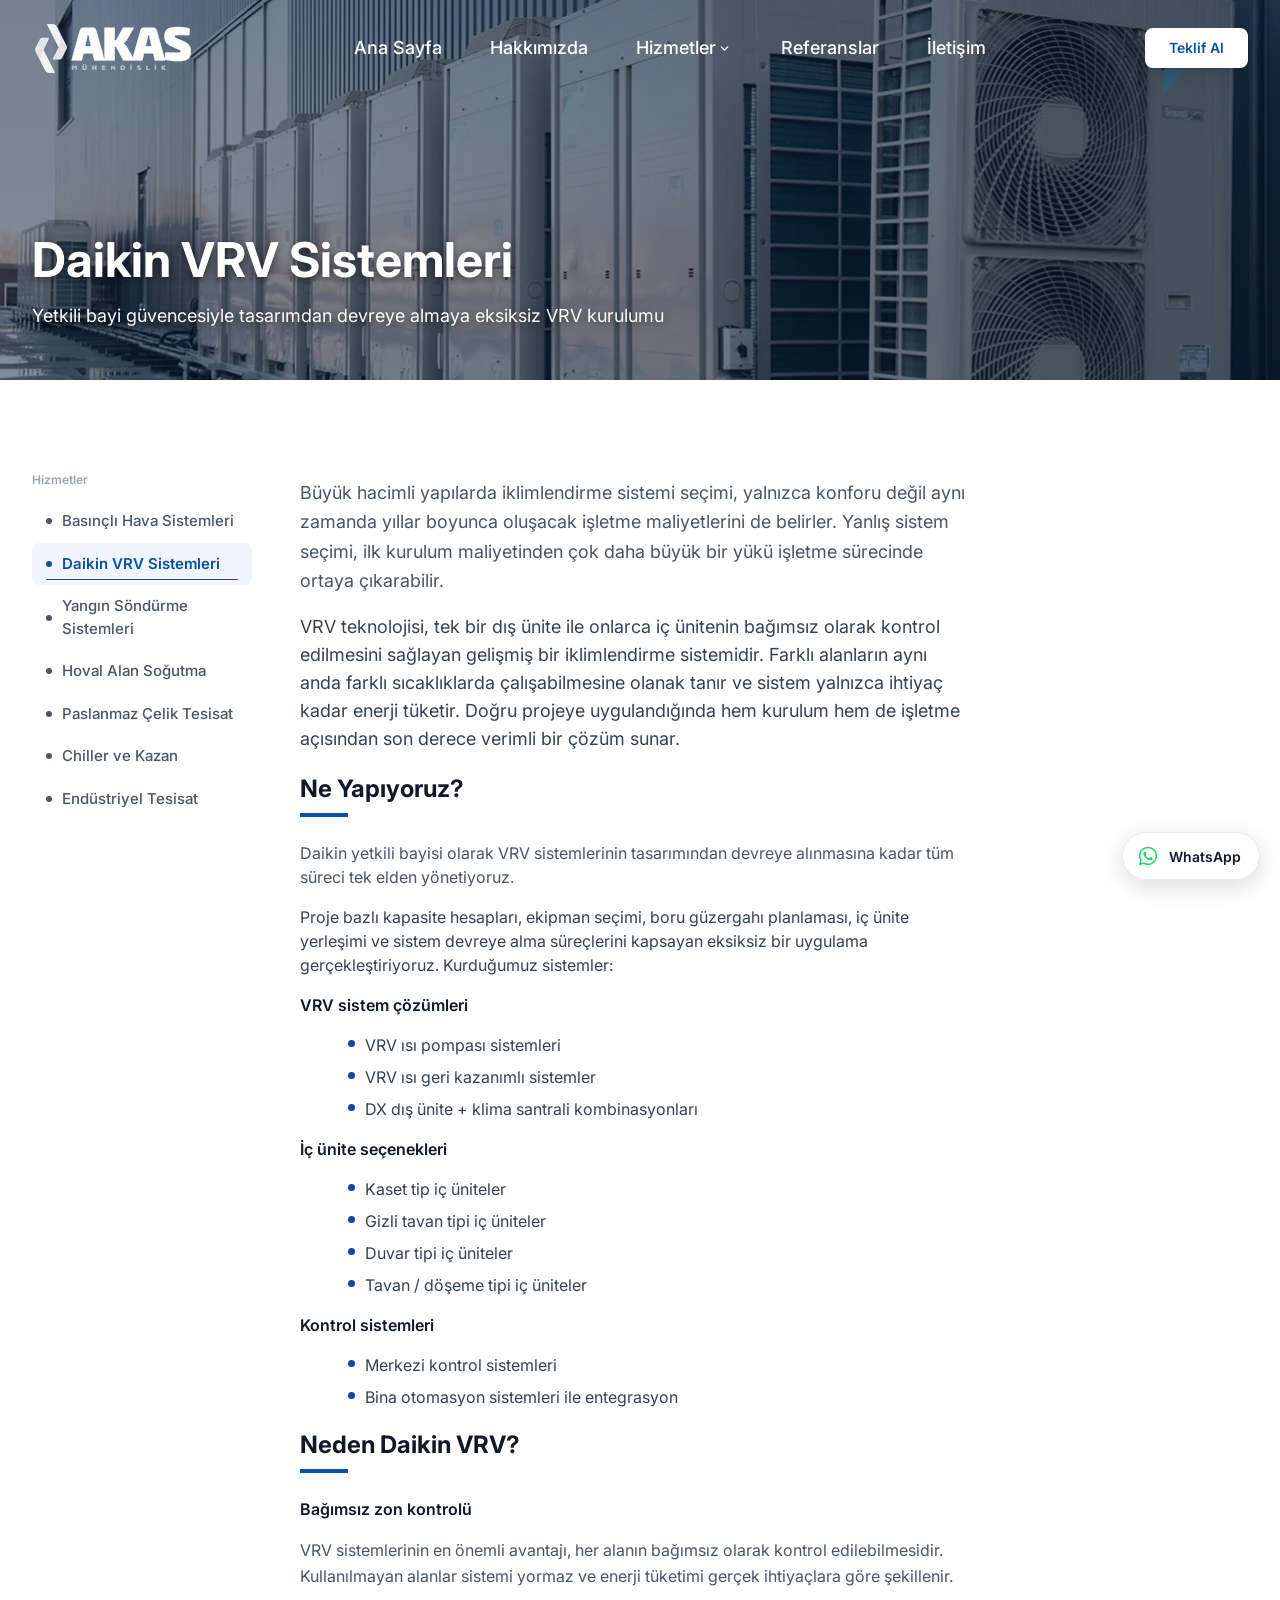
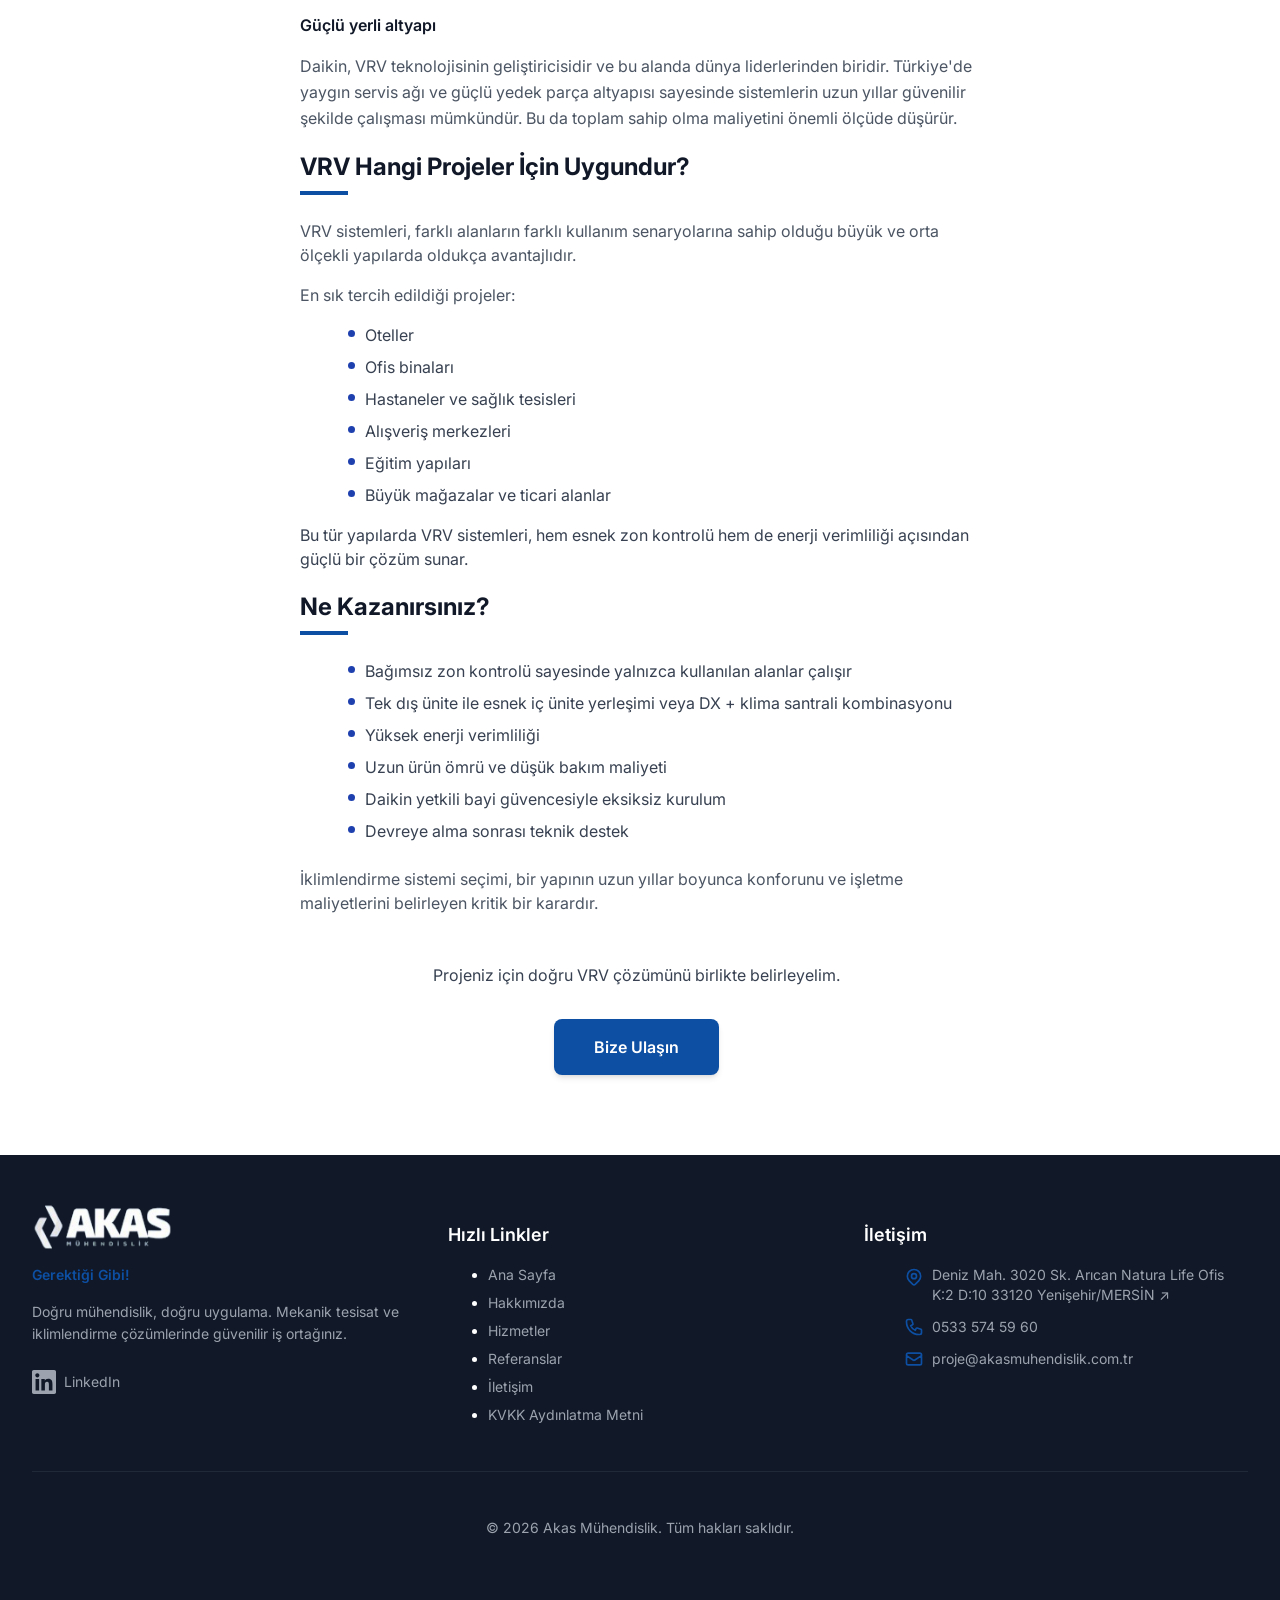
<file: daikin-vrv-sistemleri.html>
<!DOCTYPE html>
<html lang="tr" class="scroll-smooth">
<head>
    <meta charset="UTF-8">
    <meta name="viewport" content="width=device-width, initial-scale=1.0">
    <link rel="icon" type="image/x-icon" href="favicon.ico">
    <link rel="icon" type="image/png" sizes="32x32" href="favicon-32x32.png">
    <link rel="icon" type="image/png" sizes="16x16" href="favicon-16x16.png">
    <link rel="apple-touch-icon" sizes="180x180" href="apple-touch-icon.png">
    <link rel="icon" type="image/png" sizes="192x192" href="favicon-192x192.png">
    <link rel="icon" type="image/png" sizes="512x512" href="favicon-512x512.png">
    <link rel="manifest" href="site.webmanifest">
    <meta name="theme-color" content="#0d4fa3">
    <title>Daikin VRV Sistemleri | Akas Mühendislik</title>
    <meta name="description" content="Daikin yetkili bayisi olarak VRV iklimlendirme sistemlerinin tasarım ve kurulumu. Isı pompası, ısı geri kazanım, DX+klima santrali çözümleri. Mersin - Akas Mühendislik.">
    <link rel="canonical" href="https://www.akasmuhendislik.com.tr/daikin-vrv-sistemleri.html">
    <meta property="og:title" content="Daikin VRV Sistemleri | Akas Mühendislik">
    <meta property="og:description" content="Daikin yetkili bayisi olarak VRV iklimlendirme sistemlerinin tasarım ve kurulumu. Isı pompası, ısı geri kazanım, DX+klima santrali çözümleri. Mersin.">
    <meta property="og:url" content="https://www.akasmuhendislik.com.tr/daikin-vrv-sistemleri.html">
    <meta property="og:type" content="website">
    <meta property="og:locale" content="tr_TR">
    <meta property="og:site_name" content="Akas Mühendislik">
    <meta property="og:image" content="https://www.akasmuhendislik.com.tr/images/daikin-vrv-sistemleri.webp">
    <meta property="og:image:alt" content="Daikin VRV Sistemleri - Akas Mühendislik">
    <meta name="twitter:card" content="summary_large_image">
    <meta name="twitter:title" content="Daikin VRV Sistemleri | Akas Mühendislik">
    <meta name="twitter:description" content="Daikin yetkili bayisi olarak VRV iklimlendirme sistemlerinin tasarım ve kurulumu. Isı pompası, ısı geri kazanım, DX+klima santrali çözümleri. Mersin.">
    <meta name="twitter:image" content="https://www.akasmuhendislik.com.tr/images/daikin-vrv-sistemleri.webp">
    <script type="application/ld+json">
    {
      "@context": "https://schema.org",
      "@type": "Service",
      "name": "Daikin VRV Sistemleri",
      "description": "Daikin yetkili bayisi olarak VRV iklimlendirme sistemlerinin tasarım ve kurulumu. Isı pompası, ısı geri kazanım, DX+klima santrali çözümleri.",
      "provider": {
        "@type": "LocalBusiness",
        "name": "Akas Mühendislik",
        "url": "https://www.akasmuhendislik.com.tr",
        "telephone": "+905335745960",
        "email": "proje@akasmuhendislik.com.tr",
        "address": {
          "@type": "PostalAddress",
          "streetAddress": "Deniz Mah. 3020 Sk. Arıcan Natura Life Ofis K:2 D:10",
          "addressLocality": "Yenişehir",
          "addressRegion": "Mersin",
          "postalCode": "33120",
          "addressCountry": "TR"
        }
      },
      "areaServed": {
        "@type": "Country",
        "name": "TR"
      },
      "serviceType": "Mekanik Tesisat",
      "url": "https://www.akasmuhendislik.com.tr/daikin-vrv-sistemleri.html"
    }
    </script>
    <link rel="stylesheet" href="styles.css">
    <link rel="preconnect" href="https://fonts.googleapis.com">
    <link rel="preconnect" href="https://fonts.gstatic.com" crossorigin>
    <link href="https://fonts.googleapis.com/css2?family=Inter:wght@400;500;600;700;800&display=swap" rel="stylesheet">
    <style>
        body { font-family: 'Inter', sans-serif; }

        /* Two-column layout */
        .content-layout { display: flex; flex-direction: column; gap: 3rem; align-items: flex-start; }
        @media (min-width: 768px) {
            .content-layout { flex-direction: row; }
        }
        .content-sidebar { width: 100%; flex-shrink: 0; }
        @media (min-width: 768px) {
            .content-sidebar { width: 220px; position: sticky; top: 110px; align-self: flex-start; }
        }

        /* ── Navbar ── */
        .nav-link:hover .nav-underline { width: 100% !important; }

        /* Dropdown */
        .services-dropdown {
            display: none;
            position: absolute;
            top: calc(100% + 12px);
            left: 50%;
            transform: translateX(-50%);
            background: white;
            border-radius: 12px;
            box-shadow: 0 10px 40px rgba(0,0,0,0.12);
            min-width: 240px;
            z-index: 100;
            padding: 8px 0;
            border: 1px solid rgba(0,0,0,0.06);
        }
        .services-dropdown.open { display: block; }
        .services-dropdown a {
            display: block;
            padding: 10px 20px;
            font-size: 14px;
            color: #374151;
            transition: background 0.15s, color 0.15s;
            text-decoration: none;
        }
        .services-dropdown a:hover { background: #f3f4f6; color: var(--color-primary, #1e40af); }
        .services-dropdown a.active { color: var(--color-primary, #1e40af); font-weight: 600; }



        /* ── Mobile Menu ── */
        .mobile-menu-open #mobileMenu { pointer-events: auto; }
        .mobile-menu-open #menuOverlay { opacity: 1; }
        .mobile-menu-open #menuContent { opacity: 1; transform: translateY(0) !important; }
        .mobile-menu-open .hamburger-line:nth-child(1) { transform: rotate(45deg); top: 50% !important; margin-top: -1px; }
        .mobile-menu-open .hamburger-line:nth-child(2) { opacity: 0; }
        .mobile-menu-open .hamburger-line:nth-child(3) { transform: rotate(-45deg); bottom: auto !important; top: 50% !important; margin-top: -1px; }
        .mobile-menu-open .mobile-menu-link { animation: fadeInUp 400ms ease-out forwards; opacity: 0; }
        .mobile-menu-open .mobile-menu-link:nth-child(1) { animation-delay: 100ms; }
        .mobile-menu-open .mobile-menu-link:nth-child(2) { animation-delay: 150ms; }
        .mobile-menu-open .mobile-menu-link:nth-child(3) { animation-delay: 200ms; }
        .mobile-menu-open .mobile-menu-link:nth-child(4) { animation-delay: 250ms; }
        .mobile-menu-open .mobile-menu-link:nth-child(5) { animation-delay: 300ms; }
        @keyframes fadeInUp {
            from { opacity: 0; transform: translateY(20px); }
            to   { opacity: 1; transform: translateY(0); }
        }

        /* ── Hero ── */
        .service-hero {
            position: relative;
            height: 380px;
            overflow: hidden;
            padding-top: 80px; /* navbar yüksekliği */
            box-sizing: border-box;
        }
        .service-hero img {
            width: 100%; height: 100%; object-fit: cover; object-position: top;
            position: absolute; inset: 0;
        }
        .service-hero-overlay {
            position: absolute; inset: 0;
            background: linear-gradient(to bottom, rgba(10,30,60,0.55) 0%, rgba(10,30,60,0.50) 100%);
        }
        .service-hero-content {
            position: relative; z-index: 10;
            text-shadow: 0 2px 8px rgba(0,0,0,0.5);
        }

        /* ── Sidebar ── */
        .sidebar-link {
            display: flex; align-items: center;
            padding: 10px 14px;
            border-radius: 8px;
            font-size: 15px;
            font-weight: 500;
            color: #4b5563;
            text-decoration: none;
            transition: background 0.15s, color 0.15s;
            gap: 10px;
            position: relative;
            overflow: hidden;
        }
        .sidebar-link:hover { background: #f3f4f6; color: #111827; }
        .sidebar-link.active {
            background: #eff6ff;
            color: var(--color-primary, #1e40af);
            font-weight: 600;
        }
        .sidebar-link .dot {
            width: 6px; height: 6px; border-radius: 50%;
            background: currentColor; flex-shrink: 0;
        }
        .sidebar-link::after {
            content: '';
            position: absolute;
            bottom: 5px; left: 14px;
            height: 1.5px;
            width: 0;
            background: var(--color-primary, #1e40af);
            transition: width 0.25s ease;
            border-radius: 2px;
        }
        .sidebar-link:hover::after,
        .sidebar-link.active::after { width: calc(100% - 28px); }

        /* ── Problem list ── */
        .problem-item { /* border-left kaldırıldı */ }

        /* WhatsApp sabit düğme */
        .wa-float {
            position: fixed;
            right: 20px;
            bottom: 20px;
            z-index: 45;
            display: inline-flex;
            align-items: center;
            gap: 10px;
            padding: 12px 18px 12px 14px;
            background: #ffffff;
            color: #111827;
            border: 1px solid rgba(0,0,0,0.08);
            border-radius: 999px;
            box-shadow: 0 6px 24px rgba(0,0,0,0.14);
            font-size: 14px;
            font-weight: 600;
            text-decoration: none;
            transition: transform 0.2s, box-shadow 0.2s;
        }
        .wa-float svg { color: #25D366; flex-shrink: 0; }
        .wa-float:hover { transform: translateY(-2px); box-shadow: 0 10px 28px rgba(0,0,0,0.18); color: #111827; }
        .wa-float .wa-label { white-space: nowrap; }
        @media (max-width: 640px) {
            .wa-float { right: 16px; bottom: 16px; padding: 12px; }
            .wa-float .wa-label { display: none; }
            .wa-float svg { width: 26px; height: 26px; }
        }
        .mobile-menu-open .wa-float { display: none; }
    </style>
</head>
<body class="bg-white text-gray-900">

    <!-- Navbar -->
    <nav id="navbar" class="fixed top-0 left-0 right-0 z-50 transition-all duration-300 py-5 bg-transparent">
        <div class="max-w-7xl mx-auto px-4 sm:px-6 lg:px-8 w-full">
            <div class="flex items-center justify-between">
                <a href="index.html" class="relative h-14 w-auto flex items-center bg-transparent">
                    <img id="logo-white" src="images/logo-white.png" alt="Akas Mühendislik"
                         class="h-14 w-auto object-contain transition-opacity duration-300 bg-transparent" style="max-height: 55px;"/>
                    <img id="logo-dark" src="images/logo-dark.png" alt="Akas Mühendislik"
                         class="h-14 w-auto object-contain absolute top-0 left-0 opacity-0 transition-opacity duration-300 bg-transparent" style="max-height: 55px;"/>
                </a>
                <div class="hidden md:flex items-center space-x-12">
                    <a href="index.html" class="nav-link relative text-lg font-medium text-white hover:text-primary-light transition-colors">
                        Ana Sayfa
                        <span class="nav-underline absolute -bottom-1 left-0 h-0.5 bg-primary transition-all duration-300 w-0"></span>
                    </a>
                    <a href="index.html#about" class="nav-link relative text-lg font-medium text-white hover:text-primary-light transition-colors">
                        Hakkımızda
                        <span class="nav-underline absolute -bottom-1 left-0 h-0.5 bg-primary transition-all duration-300 w-0"></span>
                    </a>
                    <!-- Hizmetler + dropdown -->
                    <div class="relative" id="servicesNavItem">
                        <div class="flex items-center gap-1">
                            <a href="index.html#services" class="nav-link relative text-lg font-medium text-white hover:text-primary-light transition-colors">
                                Hizmetler
                                <span class="nav-underline absolute -bottom-1 left-0 h-0.5 bg-primary transition-all duration-300 w-0"></span>
                            </a>
                            <button id="servicesArrow" onclick="toggleDropdown(event)" aria-label="Hizmetler listesini aç"
                                style="background:none; border:none; cursor:pointer; padding:2px; display:flex; align-items:center;">
                                <svg id="arrowIcon" width="13" height="13" viewBox="0 0 24 24" fill="none" stroke="white" stroke-width="2.5" stroke-linecap="round" stroke-linejoin="round">
                                    <polyline points="6 9 12 15 18 9"/>
                                </svg>
                            </button>
                        </div>
                        <div id="servicesDropdown" class="services-dropdown">
                            <a href="basinc-hava-sistemleri.html">Basınçlı Hava Sistemleri</a>
                            <a href="daikin-vrv-sistemleri.html" class="active">Daikin VRV Sistemleri</a>
                            <a href="yangin-sondurme-sistemleri.html">Yangın Söndürme Sistemleri</a>
                            <a href="hoval-alan-sogutma.html">Hoval Alan Soğutma</a>
                            <a href="paslanmaz-celik-tesisat.html">Paslanmaz Çelik Tesisat</a>
                            <a href="chiller-kazan-sistemleri.html">Chiller ve Kazan Sistemleri</a>
                            <a href="endustriyel-tesisat.html">Endüstriyel Tesisat</a>
                        </div>
                    </div>
                    <a href="index.html#references" class="nav-link relative text-lg font-medium text-white hover:text-primary-light transition-colors">
                        Referanslar
                        <span class="nav-underline absolute -bottom-1 left-0 h-0.5 bg-primary transition-all duration-300 w-0"></span>
                    </a>
                    <a href="index.html#contact" class="nav-link relative text-lg font-medium text-white hover:text-primary-light transition-colors">
                        İletişim
                        <span class="nav-underline absolute -bottom-1 left-0 h-0.5 bg-primary transition-all duration-300 w-0"></span>
                    </a>
                </div>
                <a href="index.html#contact" class="hidden md:block px-6 py-2.5 rounded-lg font-semibold text-sm bg-white text-primary hover:bg-gray-50 shadow-lg hover:shadow-xl transition-all duration-300">
                    Teklif Al
                </a>
                <!-- Mobile Hamburger Button -->
                <button id="menuToggle" aria-label="Menüyü aç" class="md:hidden flex items-center justify-center w-10 h-10 relative z-50 bg-transparent" style="background: transparent; border: none; outline: none;" onclick="toggleMobileMenu()">
                    <div id="hamburgerIcon" class="flex flex-col justify-center items-center w-6 h-5 relative">
                        <span class="hamburger-line bg-white block w-6 h-0.5 rounded-full transition-all duration-300 absolute top-0"></span>
                        <span class="hamburger-line bg-white block w-6 h-0.5 rounded-full transition-all duration-300 absolute top-1/2 -translate-y-1/2"></span>
                        <span class="hamburger-line bg-white block w-6 h-0.5 rounded-full transition-all duration-300 absolute bottom-0"></span>
                    </div>
                </button>
            </div>
        </div>
    </nav>

        <!-- Mobile Full-Screen Overlay Menu -->
    <div id="mobileMenu" class="fixed inset-0 z-40 pointer-events-none">
        <div id="menuOverlay" class="absolute inset-0 bg-primary-dark opacity-0 transition-opacity duration-500"></div>
        <div id="menuContent" class="relative z-10 h-full flex flex-col items-center justify-center opacity-0 transition-all duration-500" style="transform: translateY(20px);">
            <a href="index.html" onclick="closeMobileMenu()" class="mobile-menu-link text-white text-3xl font-bold py-4 transition-all duration-300 hover:text-white/70">Ana Sayfa</a>
            <a href="index.html#about" onclick="closeMobileMenu()" class="mobile-menu-link text-white text-3xl font-bold py-4 transition-all duration-300 hover:text-white/70">Hakkımızda</a>
            <a href="index.html#services" onclick="closeMobileMenu()" class="mobile-menu-link text-white text-3xl font-bold py-4 transition-all duration-300 hover:text-white/70">Hizmetler</a>
            <a href="index.html#references" onclick="closeMobileMenu()" class="mobile-menu-link text-white text-3xl font-bold py-4 transition-all duration-300 hover:text-white/70">Referanslar</a>
            <a href="index.html#contact" onclick="closeMobileMenu()" class="mobile-menu-link text-white text-3xl font-bold py-4 transition-all duration-300 hover:text-white/70">İletişim</a>
            <div class="mt-8">
                <a href="index.html#contact" onclick="closeMobileMenu()" class="inline-block bg-white text-primary font-semibold px-8 py-4 rounded-lg shadow-xl text-lg transition-all duration-300 hover:bg-white/90">
                    Teklif Al
                </a>
            </div>
            <div class="mt-12 text-center">
                <a href="tel:+905335745960" class="text-white/70 text-lg hover:text-white transition-colors">0533 574 59 60</a>
                <div class="mt-3">
                    <a href="https://wa.me/905335745960?text=Merhaba%2C%20projem%20hakk%C4%B1nda%20bilgi%20almak%20istiyorum." target="_blank" rel="noopener" class="text-white/70 text-base hover:text-white transition-colors" style="display:inline-flex; align-items:center; gap:8px;">
                        <svg viewBox="0 0 24 24" width="18" height="18" fill="currentColor" aria-hidden="true"><path d="M12.04 2C6.58 2 2.13 6.45 2.13 11.91c0 1.75.46 3.45 1.32 4.95L2.05 22l5.25-1.38c1.45.79 3.08 1.21 4.74 1.21 5.46 0 9.91-4.45 9.91-9.91C21.95 6.45 17.5 2 12.04 2m0 1.67c4.54 0 8.24 3.7 8.24 8.24 0 4.54-3.7 8.24-8.24 8.24-1.48 0-2.93-.39-4.19-1.15l-.3-.17-3.12.82.83-3.04-.2-.31a8.2 8.2 0 0 1-1.26-4.39c0-4.54 3.7-8.24 8.24-8.24M8.53 7.33c-.16 0-.43.06-.66.31-.22.25-.87.86-.87 2.07 0 1.22.89 2.39 1 2.56.14.17 1.76 2.67 4.25 3.73.59.27 1.05.42 1.41.53.59.19 1.13.16 1.56.1.48-.07 1.46-.6 1.67-1.18.21-.58.21-1.07.15-1.18-.07-.1-.23-.16-.48-.27-.25-.14-1.47-.74-1.69-.82-.23-.08-.37-.12-.56.12-.16.25-.64.81-.78.97-.15.17-.29.19-.53.07-.26-.13-1.06-.39-2-1.23-.74-.66-1.23-1.47-1.38-1.72-.12-.24-.01-.39.11-.5.11-.11.27-.29.37-.44.13-.14.17-.25.25-.41.08-.17.04-.31-.02-.43-.06-.11-.56-1.35-.77-1.84-.2-.48-.4-.42-.56-.43-.14 0-.3-.01-.47-.01"/></svg>
                        WhatsApp'tan yazın
                    </a>
                </div>
            </div>
        </div>
    </div>


    <!-- ════════════════════════════════════════
         HERO
    ════════════════════════════════════════ -->
    <section class="service-hero" style="display:flex; align-items:flex-end; min-height:340px;">
        <img src="images/daikin-vrv-sistemleri.webp" alt="Daikin VRV Sistemleri" loading="eager">
        <div class="service-hero-overlay"></div>
        <div class="service-hero-content w-full" style="padding-bottom: 2rem;">
            <div class="max-w-7xl mx-auto px-4 sm:px-6 lg:px-8">
                <h1 class="text-4xl md:text-5xl font-bold text-white mb-3">Daikin VRV Sistemleri</h1>
                <p class="text-lg text-white max-w-2xl">Yetkili bayi güvencesiyle tasarımdan devreye almaya eksiksiz VRV kurulumu</p>
            </div>
        </div>
    </section>


    <!-- ════════════════════════════════════════
         ANA İÇERİK + SIDEBAR
    ════════════════════════════════════════ -->
    <main class="py-14 md:py-20">
        <div class="max-w-7xl mx-auto px-4 sm:px-6 lg:px-8">
            <div class="content-layout">

                <!-- ── Sol Sidebar ── -->
                <aside class="content-sidebar">
                    <p class="text-xs font-semibold uppercase tracking-widest text-gray-400 mb-3 px-2">Hizmetler</p>
                    <nav class="flex flex-col gap-1">
                        <a href="basinc-hava-sistemleri.html"      class="sidebar-link"><span class="dot"></span>Basınçlı Hava Sistemleri</a>
                        <a href="daikin-vrv-sistemleri.html"        class="sidebar-link active"><span class="dot"></span>Daikin VRV Sistemleri</a>
                        <a href="yangin-sondurme-sistemleri.html"   class="sidebar-link"><span class="dot"></span>Yangın Söndürme Sistemleri</a>
                        <a href="hoval-alan-sogutma.html"           class="sidebar-link"><span class="dot"></span>Hoval Alan Soğutma</a>
                        <a href="paslanmaz-celik-tesisat.html"      class="sidebar-link"><span class="dot"></span>Paslanmaz Çelik Tesisat</a>
                        <a href="chiller-kazan-sistemleri.html"     class="sidebar-link"><span class="dot"></span>Chiller ve Kazan</a>
                        <a href="endustriyel-tesisat.html"          class="sidebar-link"><span class="dot"></span>Endüstriyel Tesisat</a>
                    </nav>
                </aside>

                <!-- ── Sağ İçerik ── -->
                <article class="flex-1 max-w-2xl">

                    <!-- Giriş -->
                    <p class="text-lg text-gray-600 leading-relaxed mb-4">
                        Büyük hacimli yapılarda iklimlendirme sistemi seçimi, yalnızca konforu değil aynı zamanda yıllar boyunca oluşacak işletme maliyetlerini de belirler. Yanlış sistem seçimi, ilk kurulum maliyetinden çok daha büyük bir yükü işletme sürecinde ortaya çıkarabilir.
                    </p>
                    <p class="text-lg text-gray-700 mb-14">
                        VRV teknolojisi, tek bir dış ünite ile onlarca iç ünitenin bağımsız olarak kontrol edilmesini sağlayan gelişmiş bir iklimlendirme sistemidir. Farklı alanların aynı anda farklı sıcaklıklarda çalışabilmesine olanak tanır ve sistem yalnızca ihtiyaç kadar enerji tüketir. Doğru projeye uygulandığında hem kurulum hem de işletme açısından son derece verimli bir çözüm sunar.
                    </p>

                    <!-- Ne Yapıyoruz -->
                    <h2 class="text-2xl font-bold text-gray-900 mb-2">Ne Yapıyoruz?</h2>
                    <div class="w-12 h-1 bg-primary mb-6"></div>
                    <p class="text-gray-600 mb-4">
                        Daikin yetkili bayisi olarak VRV sistemlerinin tasarımından devreye alınmasına kadar tüm süreci tek elden yönetiyoruz.
                    </p>
                    <p class="text-gray-700 mb-3">
                        Proje bazlı kapasite hesapları, ekipman seçimi, boru güzergahı planlaması, iç ünite yerleşimi ve sistem devreye alma süreçlerini kapsayan eksiksiz bir uygulama gerçekleştiriyoruz. Kurduğumuz sistemler:
                    </p>

                    <h3 class="text-base font-semibold text-gray-900 mb-1">VRV sistem çözümleri</h3>
                    <ul class="space-y-2 mb-4 text-gray-700 ml-2">
                        <li style="display:flex; align-items:flex-start; gap:10px;"><span style="width:7px;height:7px;border-radius:50%;background:#1e40af;flex-shrink:0;margin-top:7px;"></span>VRV ısı pompası sistemleri</li>
                        <li style="display:flex; align-items:flex-start; gap:10px;"><span style="width:7px;height:7px;border-radius:50%;background:#1e40af;flex-shrink:0;margin-top:7px;"></span>VRV ısı geri kazanımlı sistemler</li>
                        <li style="display:flex; align-items:flex-start; gap:10px;"><span style="width:7px;height:7px;border-radius:50%;background:#1e40af;flex-shrink:0;margin-top:7px;"></span>DX dış ünite + klima santrali kombinasyonları</li>
                    </ul>

                    <h3 class="text-base font-semibold text-gray-900 mb-1">İç ünite seçenekleri</h3>
                    <ul class="space-y-2 mb-4 text-gray-700 ml-2">
                        <li style="display:flex; align-items:flex-start; gap:10px;"><span style="width:7px;height:7px;border-radius:50%;background:#1e40af;flex-shrink:0;margin-top:7px;"></span>Kaset tip iç üniteler</li>
                        <li style="display:flex; align-items:flex-start; gap:10px;"><span style="width:7px;height:7px;border-radius:50%;background:#1e40af;flex-shrink:0;margin-top:7px;"></span>Gizli tavan tipi iç üniteler</li>
                        <li style="display:flex; align-items:flex-start; gap:10px;"><span style="width:7px;height:7px;border-radius:50%;background:#1e40af;flex-shrink:0;margin-top:7px;"></span>Duvar tipi iç üniteler</li>
                        <li style="display:flex; align-items:flex-start; gap:10px;"><span style="width:7px;height:7px;border-radius:50%;background:#1e40af;flex-shrink:0;margin-top:7px;"></span>Tavan / döşeme tipi iç üniteler</li>
                    </ul>

                    <h3 class="text-base font-semibold text-gray-900 mb-1">Kontrol sistemleri</h3>
                    <ul class="space-y-2 mb-14 text-gray-700 ml-2">
                        <li style="display:flex; align-items:flex-start; gap:10px;"><span style="width:7px;height:7px;border-radius:50%;background:#1e40af;flex-shrink:0;margin-top:7px;"></span>Merkezi kontrol sistemleri</li>
                        <li style="display:flex; align-items:flex-start; gap:10px;"><span style="width:7px;height:7px;border-radius:50%;background:#1e40af;flex-shrink:0;margin-top:7px;"></span>Bina otomasyon sistemleri ile entegrasyon</li>
                    </ul>

                    <!-- Neden Daikin VRV -->
                    <h2 class="text-2xl font-bold text-gray-900 mb-2">Neden Daikin VRV?</h2>
                    <div class="w-12 h-1 bg-primary mb-6"></div>
                    <div class="space-y-6 mb-14">
                        <div class="problem-item">
                            <h3 class="text-base font-semibold text-gray-900 mb-1">Bağımsız zon kontrolü</h3>
                            <p class="text-gray-600 leading-relaxed">VRV sistemlerinin en önemli avantajı, her alanın bağımsız olarak kontrol edilebilmesidir. Kullanılmayan alanlar sistemi yormaz ve enerji tüketimi gerçek ihtiyaçlara göre şekillenir.</p>
                        </div>
                        <div class="problem-item">
                            <h3 class="text-base font-semibold text-gray-900 mb-1">Güçlü yerli altyapı</h3>
                            <p class="text-gray-600 leading-relaxed">Daikin, VRV teknolojisinin geliştiricisidir ve bu alanda dünya liderlerinden biridir. Türkiye'de yaygın servis ağı ve güçlü yedek parça altyapısı sayesinde sistemlerin uzun yıllar güvenilir şekilde çalışması mümkündür. Bu da toplam sahip olma maliyetini önemli ölçüde düşürür.</p>
                        </div>
                    </div>

                    <!-- VRV Hangi Projeler İçin -->
                    <h2 class="text-2xl font-bold text-gray-900 mb-2">VRV Hangi Projeler İçin Uygundur?</h2>
                    <div class="w-12 h-1 bg-primary mb-6"></div>
                    <p class="text-gray-600 mb-4">
                        VRV sistemleri, farklı alanların farklı kullanım senaryolarına sahip olduğu büyük ve orta ölçekli yapılarda oldukça avantajlıdır.
                    </p>
                    <p class="text-gray-600 mb-3">En sık tercih edildiği projeler:</p>
                    <ul class="space-y-2 mb-4 text-gray-700 ml-2">
                        <li style="display:flex; align-items:flex-start; gap:10px;"><span style="width:7px;height:7px;border-radius:50%;background:#1e40af;flex-shrink:0;margin-top:7px;"></span>Oteller</li>
                        <li style="display:flex; align-items:flex-start; gap:10px;"><span style="width:7px;height:7px;border-radius:50%;background:#1e40af;flex-shrink:0;margin-top:7px;"></span>Ofis binaları</li>
                        <li style="display:flex; align-items:flex-start; gap:10px;"><span style="width:7px;height:7px;border-radius:50%;background:#1e40af;flex-shrink:0;margin-top:7px;"></span>Hastaneler ve sağlık tesisleri</li>
                        <li style="display:flex; align-items:flex-start; gap:10px;"><span style="width:7px;height:7px;border-radius:50%;background:#1e40af;flex-shrink:0;margin-top:7px;"></span>Alışveriş merkezleri</li>
                        <li style="display:flex; align-items:flex-start; gap:10px;"><span style="width:7px;height:7px;border-radius:50%;background:#1e40af;flex-shrink:0;margin-top:7px;"></span>Eğitim yapıları</li>
                        <li style="display:flex; align-items:flex-start; gap:10px;"><span style="width:7px;height:7px;border-radius:50%;background:#1e40af;flex-shrink:0;margin-top:7px;"></span>Büyük mağazalar ve ticari alanlar</li>
                    </ul>
                    <p class="text-gray-700 mb-14">
                        Bu tür yapılarda VRV sistemleri, hem esnek zon kontrolü hem de enerji verimliliği açısından güçlü bir çözüm sunar.
                    </p>

                    <!-- Ne Kazanırsınız -->
                    <h2 class="text-2xl font-bold text-gray-900 mb-2">Ne Kazanırsınız?</h2>
                    <div class="w-12 h-1 bg-primary mb-6"></div>
                    <ul class="space-y-2 mb-6 text-gray-700 ml-2">
                        <li style="display:flex; align-items:flex-start; gap:10px;"><span style="width:7px;height:7px;border-radius:50%;background:#1e40af;flex-shrink:0;margin-top:7px;"></span>Bağımsız zon kontrolü sayesinde yalnızca kullanılan alanlar çalışır</li>
                        <li style="display:flex; align-items:flex-start; gap:10px;"><span style="width:7px;height:7px;border-radius:50%;background:#1e40af;flex-shrink:0;margin-top:7px;"></span>Tek dış ünite ile esnek iç ünite yerleşimi veya DX + klima santrali kombinasyonu</li>
                        <li style="display:flex; align-items:flex-start; gap:10px;"><span style="width:7px;height:7px;border-radius:50%;background:#1e40af;flex-shrink:0;margin-top:7px;"></span>Yüksek enerji verimliliği</li>
                        <li style="display:flex; align-items:flex-start; gap:10px;"><span style="width:7px;height:7px;border-radius:50%;background:#1e40af;flex-shrink:0;margin-top:7px;"></span>Uzun ürün ömrü ve düşük bakım maliyeti</li>
                        <li style="display:flex; align-items:flex-start; gap:10px;"><span style="width:7px;height:7px;border-radius:50%;background:#1e40af;flex-shrink:0;margin-top:7px;"></span>Daikin yetkili bayi güvencesiyle eksiksiz kurulum</li>
                        <li style="display:flex; align-items:flex-start; gap:10px;"><span style="width:7px;height:7px;border-radius:50%;background:#1e40af;flex-shrink:0;margin-top:7px;"></span>Devreye alma sonrası teknik destek</li>
                    </ul>
                    <p class="text-gray-600 mb-14">
                        İklimlendirme sistemi seçimi, bir yapının uzun yıllar boyunca konforunu ve işletme maliyetlerini belirleyen kritik bir karardır.
                    </p>

                    <!-- CTA -->
                    <div style="text-align:center; padding-top: 1rem;">
                        <p class="text-gray-700 mb-8">Projeniz için doğru VRV çözümünü birlikte belirleyelim.</p>
                        <a href="index.html#contact"
                           class="inline-block bg-primary hover:bg-primary-dark text-white font-semibold rounded-lg transition-all shadow-md hover:shadow-lg"
                           style="padding: 1rem 2.5rem; font-size: 1rem;">
                            Bize Ulaşın
                        </a>
                    </div>

                </article>
            </div>
        </div>
    </main>


    <!-- ════════════════════════════════════════
         FOOTER
    ════════════════════════════════════════ -->
    <footer class="bg-gray-900 text-white py-12">
        <div class="max-w-7xl mx-auto px-4 sm:px-6 lg:px-8 w-full">
            <div class="grid md:grid-cols-3 gap-8 mb-8">
                <div>
                    <div class="relative h-12 mb-2">
                        <img src="images/logo-white.png" alt="Akas Mühendislik" class="h-12 w-auto object-contain">
                    </div>
                    <p class="text-primary font-semibold text-sm mb-4">Gerektiği Gibi!</p>
                    <p class="text-gray-400 text-sm leading-relaxed">Doğru mühendislik, doğru uygulama. Mekanik tesisat ve iklimlendirme çözümlerinde güvenilir iş ortağınız.</p>
                    <div class="mt-6">
                        <a href="https://www.linkedin.com/company/106318071/" target="_blank" rel="noopener noreferrer" class="inline-flex items-center text-gray-400 hover:text-white transition-colors">
                            <svg class="w-6 h-6" fill="currentColor" viewBox="0 0 24 24">
                                <path d="M20.447 20.452h-3.554v-5.569c0-1.328-.027-3.037-1.852-3.037-1.853 0-2.136 1.445-2.136 2.939v5.667H9.351V9h3.414v1.561h.046c.477-.9 1.637-1.85 3.37-1.85 3.601 0 4.267 2.37 4.267 5.455v6.286zM5.337 7.433c-1.144 0-2.063-.926-2.063-2.065 0-1.138.92-2.063 2.063-2.063 1.14 0 2.064.925 2.064 2.063 0 1.139-.925 2.065-2.064 2.065zm1.782 13.019H3.555V9h3.564v11.452zM22.225 0H1.771C.792 0 0 .774 0 1.729v20.542C0 23.227.792 24 1.771 24h20.451C23.2 24 24 23.227 24 22.271V1.729C24 .774 23.2 0 22.222 0h.003z"/>
                            </svg>
                            <span class="ml-2 text-sm">LinkedIn</span>
                        </a>
                    </div>
                </div>
                <div>
                    <h3 class="font-semibold text-lg mb-4">Hızlı Linkler</h3>
                    <ul class="space-y-2 text-sm">
                        <li><a href="index.html"            class="text-gray-400 hover:text-white transition-colors">Ana Sayfa</a></li>
                        <li><a href="index.html#about"      class="text-gray-400 hover:text-white transition-colors">Hakkımızda</a></li>
                        <li><a href="index.html#services"   class="text-gray-400 hover:text-white transition-colors">Hizmetler</a></li>
                        <li><a href="index.html#references" class="text-gray-400 hover:text-white transition-colors">Referanslar</a></li>
                        <li><a href="index.html#contact"    class="text-gray-400 hover:text-white transition-colors">İletişim</a></li>
                        <li><a href="/aydinlatma-metni.html" target="_blank" class="text-gray-400 hover:text-white transition-colors">KVKK Aydınlatma Metni</a></li>
                    </ul>
                </div>
                <div>
                    <h3 class="font-semibold text-lg mb-4">İletişim</h3>
                    <ul class="space-y-3 text-sm text-gray-400">
                        <li class="flex items-start">
                            <svg class="w-5 h-5 text-primary mr-2 flex-shrink-0 mt-0.5" fill="none" stroke="currentColor" viewBox="0 0 24 24">
                                <path stroke-linecap="round" stroke-linejoin="round" stroke-width="2" d="M17.657 16.657L13.414 20.9a1.998 1.998 0 01-2.827 0l-4.244-4.243a8 8 0 1111.314 0z"/>
                                <path stroke-linecap="round" stroke-linejoin="round" stroke-width="2" d="M15 11a3 3 0 11-6 0 3 3 0 016 0z"/>
                            </svg>
                            <a href="https://maps.google.com/?q=Akas+Mekanik+Mühendislik+Mersin" target="_blank" rel="noopener noreferrer" class="hover:text-white transition-colors">
                                Deniz Mah. 3020 Sk. Arıcan Natura Life Ofis<br>K:2 D:10 33120 Yenişehir/MERSİN ↗
                            </a>
                        </li>
                        <li class="flex items-center">
                            <svg class="w-5 h-5 text-primary mr-2 flex-shrink-0" fill="none" stroke="currentColor" viewBox="0 0 24 24">
                                <path stroke-linecap="round" stroke-linejoin="round" stroke-width="2" d="M3 5a2 2 0 012-2h3.28a1 1 0 01.948.684l1.498 4.493a1 1 0 01-.502 1.21l-2.257 1.13a11.042 11.042 0 005.516 5.516l1.13-2.257a1 1 0 011.21-.502l4.493 1.498a1 1 0 01.684.949V19a2 2 0 01-2 2h-1C9.716 21 3 14.284 3 6V5z"/>
                            </svg>
                            <a href="tel:+905335745960" class="hover:text-white transition-colors">0533 574 59 60</a>
                        </li>
                        <li class="flex items-center">
                            <svg class="w-5 h-5 text-primary mr-2 flex-shrink-0" fill="none" stroke="currentColor" viewBox="0 0 24 24">
                                <path stroke-linecap="round" stroke-linejoin="round" stroke-width="2" d="M3 8l7.89 5.26a2 2 0 002.22 0L21 8M5 19h14a2 2 0 002-2V7a2 2 0 00-2-2H5a2 2 0 00-2 2v10a2 2 0 002 2z"/>
                            </svg>
                            <a href="mailto:proje@akasmuhendislik.com.tr" class="hover:text-white transition-colors">proje@akasmuhendislik.com.tr</a>
                        </li>
                    </ul>
                </div>
            </div>
            <div class="border-t border-gray-800 pt-8 text-center text-sm text-gray-400">
                <p>© 2026 Akas Mühendislik. Tüm hakları saklıdır.</p>
            </div>
        </div>
    </footer>


    <!-- ════════════════════════════════════════
         SCRIPTS
    ════════════════════════════════════════ --><script>
        // ── Dropdown ──
        const dropdownEl = document.getElementById('servicesDropdown');
        const arrowBtn   = document.getElementById('servicesArrow');
        const arrowIcon  = document.getElementById('arrowIcon');

        function toggleDropdown(e) {
            e.stopPropagation();
            const isOpen = dropdownEl.classList.toggle('open');
            arrowBtn.classList.toggle('open', isOpen);
            arrowIcon.style.transform = isOpen ? 'rotate(180deg)' : '';
        }

        document.addEventListener('click', function(e) {
            if (!document.getElementById('servicesNavItem').contains(e.target)) {
                dropdownEl.classList.remove('open');
                arrowBtn.classList.remove('open');
                arrowIcon.style.transform = '';
            }
        });

        // ── Mobile Menu Toggle (index.html ile birebir) ──
        let menuOpen = false;

        function toggleMobileMenu() {
            menuOpen = !menuOpen;
            if (menuOpen) {
                document.body.classList.add('mobile-menu-open');
                document.body.style.overflow = 'hidden';
                document.getElementById('menuToggle').setAttribute('aria-label', 'Menüyü kapat');
                if (window.scrollY > 50) {
                    document.querySelectorAll('.hamburger-line').forEach(line => {
                        line.classList.remove('bg-white');
                        line.classList.add('bg-primary');
                    });
                } else {
                    document.querySelectorAll('.hamburger-line').forEach(line => {
                        line.classList.remove('bg-primary');
                        line.classList.add('bg-white');
                    });
                }
            } else {
                closeMobileMenu();
            }
        }

        function closeMobileMenu() {
            menuOpen = false;
            document.body.classList.remove('mobile-menu-open');
            document.body.style.overflow = '';
            document.getElementById('menuToggle').setAttribute('aria-label', 'Menüyü aç');
            if (window.scrollY > 50) {
                document.querySelectorAll('.hamburger-line').forEach(line => {
                    line.classList.remove('bg-white');
                    line.classList.add('bg-primary');
                });
            }
        }

        // ── Navbar scroll (index.html ile birebir) ──
        window.addEventListener('scroll', function() {
            const navbar = document.getElementById('navbar');
            const logoWhite = document.getElementById('logo-white');
            const logoDark = document.getElementById('logo-dark');

            if (window.scrollY > 50) {
                navbar.classList.remove('bg-transparent', 'py-5');
                navbar.classList.add('backdrop-blur-md', 'shadow-lg', 'py-3', 'mx-4', 'mt-4', 'rounded-2xl'); navbar.style.background = 'rgba(248,249,251,0.97)'; navbar.style.border = '1px solid #e5e7eb';
                navbar.querySelectorAll('.nav-link').forEach(a => {
                    a.classList.remove('text-white');
                    a.classList.add('text-gray-700');
                });
                arrowIcon.setAttribute('stroke', '#374151');
                logoWhite.classList.remove('opacity-100');
                logoWhite.classList.add('opacity-0');
                logoDark.classList.remove('opacity-0');
                logoDark.classList.add('opacity-100');
                if (!menuOpen) {
                    document.querySelectorAll('.hamburger-line').forEach(line => {
                        line.classList.remove('bg-white');
                        line.classList.add('bg-primary');
                    });
                }
            } else {
                navbar.classList.remove('backdrop-blur-md', 'shadow-lg', 'py-3', 'mx-4', 'mt-4', 'rounded-2xl'); navbar.style.background = ''; navbar.style.border = 'none';
                navbar.classList.add('bg-transparent', 'py-5');
                navbar.querySelectorAll('.nav-link').forEach(a => {
                    a.classList.remove('text-gray-700');
                    a.classList.add('text-white');
                });
                arrowIcon.setAttribute('stroke', 'white');
                logoWhite.classList.remove('opacity-0');
                logoWhite.classList.add('opacity-100');
                logoDark.classList.remove('opacity-100');
                logoDark.classList.add('opacity-0');
                if (!menuOpen) {
                    document.querySelectorAll('.hamburger-line').forEach(line => {
                        line.classList.remove('bg-primary');
                        line.classList.add('bg-white');
                    });
                }
            }
        });
    </script>


    <!-- WhatsApp sabit düğme -->
    <a href="https://wa.me/905335745960?text=Merhaba%2C%20projem%20hakk%C4%B1nda%20bilgi%20almak%20istiyorum." target="_blank" rel="noopener" class="wa-float" aria-label="WhatsApp ile yazın">
        <svg viewBox="0 0 24 24" width="22" height="22" fill="currentColor" aria-hidden="true"><path d="M12.04 2C6.58 2 2.13 6.45 2.13 11.91c0 1.75.46 3.45 1.32 4.95L2.05 22l5.25-1.38c1.45.79 3.08 1.21 4.74 1.21 5.46 0 9.91-4.45 9.91-9.91C21.95 6.45 17.5 2 12.04 2m0 1.67c4.54 0 8.24 3.7 8.24 8.24 0 4.54-3.7 8.24-8.24 8.24-1.48 0-2.93-.39-4.19-1.15l-.3-.17-3.12.82.83-3.04-.2-.31a8.2 8.2 0 0 1-1.26-4.39c0-4.54 3.7-8.24 8.24-8.24M8.53 7.33c-.16 0-.43.06-.66.31-.22.25-.87.86-.87 2.07 0 1.22.89 2.39 1 2.56.14.17 1.76 2.67 4.25 3.73.59.27 1.05.42 1.41.53.59.19 1.13.16 1.56.1.48-.07 1.46-.6 1.67-1.18.21-.58.21-1.07.15-1.18-.07-.1-.23-.16-.48-.27-.25-.14-1.47-.74-1.69-.82-.23-.08-.37-.12-.56.12-.16.25-.64.81-.78.97-.15.17-.29.19-.53.07-.26-.13-1.06-.39-2-1.23-.74-.66-1.23-1.47-1.38-1.72-.12-.24-.01-.39.11-.5.11-.11.27-.29.37-.44.13-.14.17-.25.25-.41.08-.17.04-.31-.02-.43-.06-.11-.56-1.35-.77-1.84-.2-.48-.4-.42-.56-.43-.14 0-.3-.01-.47-.01"/></svg>
        <span class="wa-label">WhatsApp</span>
    </a>

</body>
</html>
</file>
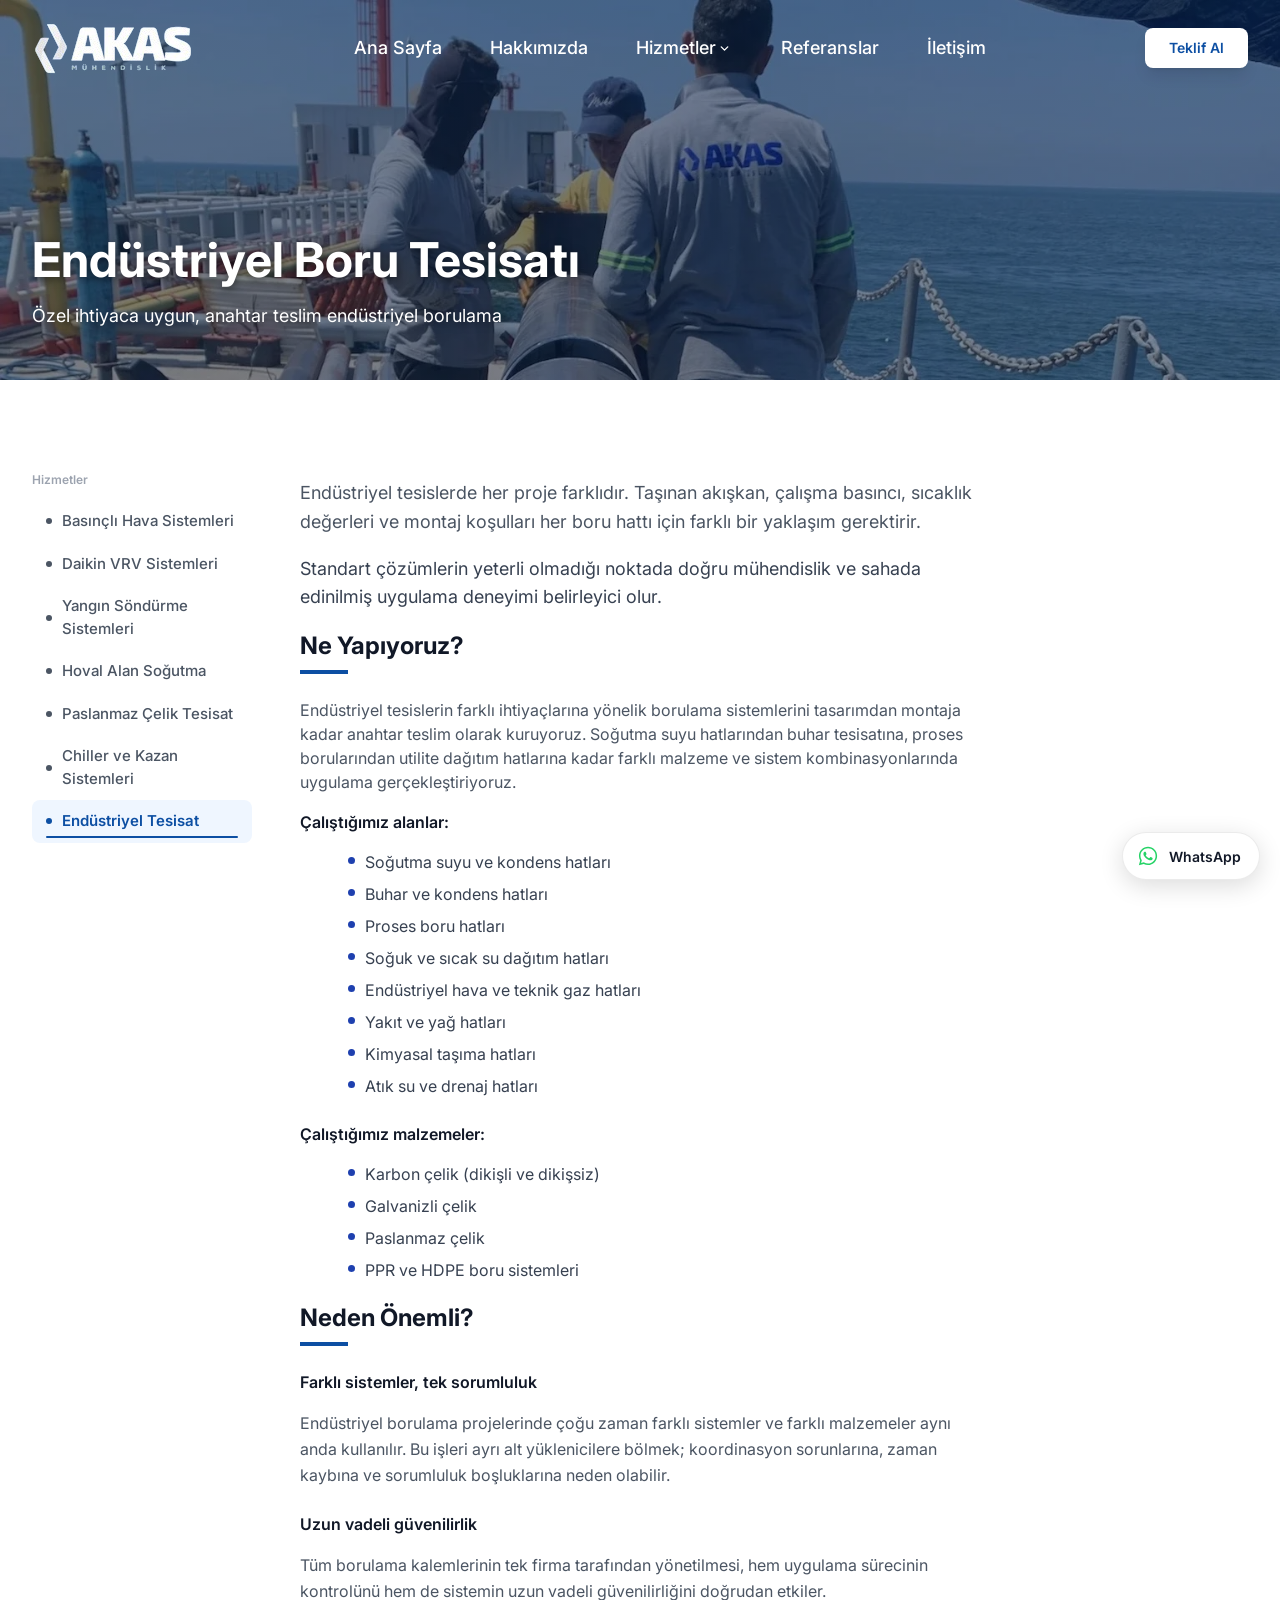
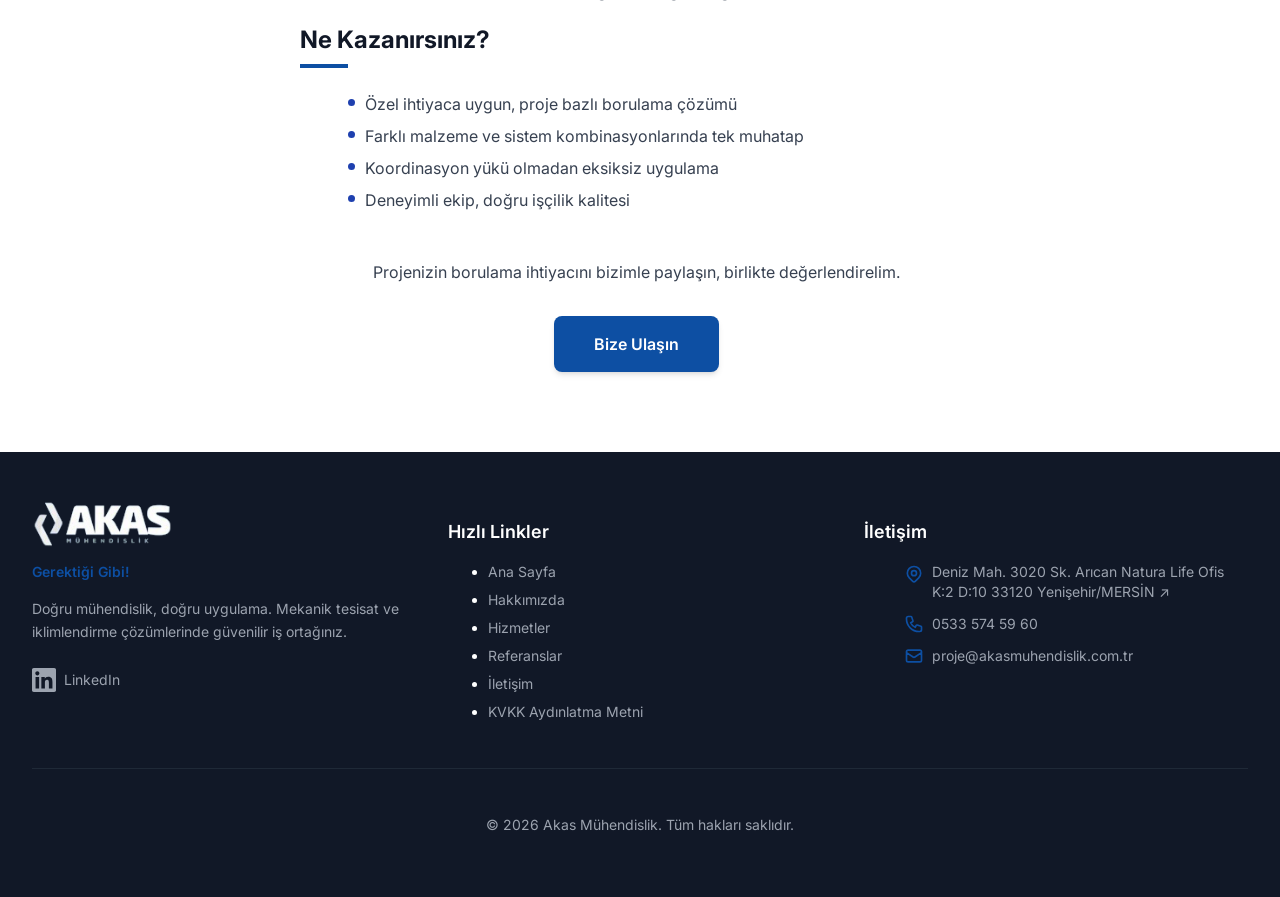
<file: endustriyel-tesisat.html>
<!DOCTYPE html>
<html lang="tr" class="scroll-smooth">
<head>
    <meta charset="UTF-8">
    <meta name="viewport" content="width=device-width, initial-scale=1.0">
    <link rel="icon" type="image/x-icon" href="favicon.ico">
    <link rel="icon" type="image/png" sizes="32x32" href="favicon-32x32.png">
    <link rel="icon" type="image/png" sizes="16x16" href="favicon-16x16.png">
    <link rel="apple-touch-icon" sizes="180x180" href="apple-touch-icon.png">
    <link rel="icon" type="image/png" sizes="192x192" href="favicon-192x192.png">
    <link rel="icon" type="image/png" sizes="512x512" href="favicon-512x512.png">
    <link rel="manifest" href="site.webmanifest">
    <meta name="theme-color" content="#0d4fa3">
    <title>Endüstriyel Boru Tesisatı | Akas Mühendislik</title>
    <meta name="description" content="Endüstriyel tesisler için proses, buhar, soğutma suyu, kimyasal ve utilite boru hatları. Karbon çelik, paslanmaz, PPR ve HDPE dahil anahtar teslim borulama. Mersin - Akas Mühendislik.">
    <link rel="canonical" href="https://www.akasmuhendislik.com.tr/endustriyel-tesisat.html">
    <meta property="og:title" content="Endüstriyel Boru Tesisatı | Akas Mühendislik">
    <meta property="og:description" content="Endüstriyel tesisler için proses, buhar, soğutma suyu, kimyasal ve utilite boru hatları. Karbon çelik, paslanmaz, PPR ve HDPE dahil anahtar teslim borulama. Mersin.">
    <meta property="og:url" content="https://www.akasmuhendislik.com.tr/endustriyel-tesisat.html">
    <meta property="og:type" content="website">
    <meta property="og:locale" content="tr_TR">
    <meta property="og:site_name" content="Akas Mühendislik">
    <meta property="og:image" content="https://www.akasmuhendislik.com.tr/images/endustriyel-tesisat.webp">
    <meta property="og:image:alt" content="Endüstriyel Boru Tesisatı - Akas Mühendislik">
    <meta name="twitter:card" content="summary_large_image">
    <meta name="twitter:title" content="Endüstriyel Boru Tesisatı | Akas Mühendislik">
    <meta name="twitter:description" content="Endüstriyel tesisler için proses, buhar, soğutma suyu, kimyasal ve utilite boru hatları. Karbon çelik, paslanmaz, PPR ve HDPE dahil anahtar teslim borulama. Mersin.">
    <meta name="twitter:image" content="https://www.akasmuhendislik.com.tr/images/endustriyel-tesisat.webp">
    <script type="application/ld+json">
    {
      "@context": "https://schema.org",
      "@type": "Service",
      "name": "Endüstriyel Boru Tesisatı",
      "description": "Endüstriyel tesisler için proses, buhar, soğutma suyu, kimyasal ve utilite boru hatları. Karbon çelik, paslanmaz, PPR ve HDPE dahil anahtar teslim borulama.",
      "provider": {
        "@type": "LocalBusiness",
        "name": "Akas Mühendislik",
        "url": "https://www.akasmuhendislik.com.tr",
        "telephone": "+905335745960",
        "email": "proje@akasmuhendislik.com.tr",
        "address": {
          "@type": "PostalAddress",
          "streetAddress": "Deniz Mah. 3020 Sk. Arıcan Natura Life Ofis K:2 D:10",
          "addressLocality": "Yenişehir",
          "addressRegion": "Mersin",
          "postalCode": "33120",
          "addressCountry": "TR"
        }
      },
      "areaServed": {
        "@type": "Country",
        "name": "TR"
      },
      "serviceType": "Mekanik Tesisat",
      "url": "https://www.akasmuhendislik.com.tr/endustriyel-tesisat.html"
    }
    </script>
    <link rel="stylesheet" href="styles.css">
    <link rel="preconnect" href="https://fonts.googleapis.com">
    <link rel="preconnect" href="https://fonts.gstatic.com" crossorigin>
    <link href="https://fonts.googleapis.com/css2?family=Inter:wght@400;500;600;700;800&display=swap" rel="stylesheet">
    <style>
        body { font-family: 'Inter', sans-serif; }

        /* Two-column layout */
        .content-layout { display: flex; flex-direction: column; gap: 3rem; align-items: flex-start; }
        @media (min-width: 768px) {
            .content-layout { flex-direction: row; }
        }
        .content-sidebar { width: 100%; flex-shrink: 0; }
        @media (min-width: 768px) {
            .content-sidebar { width: 220px; position: sticky; top: 110px; align-self: flex-start; }
        }

        /* ── Navbar ── */
        .nav-link:hover .nav-underline { width: 100% !important; }

        /* Dropdown */
        .services-dropdown {
            display: none;
            position: absolute;
            top: calc(100% + 12px);
            left: 50%;
            transform: translateX(-50%);
            background: white;
            border-radius: 12px;
            box-shadow: 0 10px 40px rgba(0,0,0,0.12);
            min-width: 240px;
            z-index: 100;
            padding: 8px 0;
            border: 1px solid rgba(0,0,0,0.06);
        }
        .services-dropdown.open { display: block; }
        .services-dropdown a {
            display: block;
            padding: 10px 20px;
            font-size: 14px;
            color: #374151;
            transition: background 0.15s, color 0.15s;
            text-decoration: none;
        }
        .services-dropdown a:hover { background: #f3f4f6; color: var(--color-primary, #1e40af); }
        .services-dropdown a.active { color: var(--color-primary, #1e40af); font-weight: 600; }



        /* ── Mobile Menu ── */
        .mobile-menu-open #mobileMenu { pointer-events: auto; }
        .mobile-menu-open #menuOverlay { opacity: 1; }
        .mobile-menu-open #menuContent { opacity: 1; transform: translateY(0) !important; }
        .mobile-menu-open .hamburger-line:nth-child(1) { transform: rotate(45deg); top: 50% !important; margin-top: -1px; }
        .mobile-menu-open .hamburger-line:nth-child(2) { opacity: 0; }
        .mobile-menu-open .hamburger-line:nth-child(3) { transform: rotate(-45deg); bottom: auto !important; top: 50% !important; margin-top: -1px; }
        .mobile-menu-open .mobile-menu-link { animation: fadeInUp 400ms ease-out forwards; opacity: 0; }
        .mobile-menu-open .mobile-menu-link:nth-child(1) { animation-delay: 100ms; }
        .mobile-menu-open .mobile-menu-link:nth-child(2) { animation-delay: 150ms; }
        .mobile-menu-open .mobile-menu-link:nth-child(3) { animation-delay: 200ms; }
        .mobile-menu-open .mobile-menu-link:nth-child(4) { animation-delay: 250ms; }
        .mobile-menu-open .mobile-menu-link:nth-child(5) { animation-delay: 300ms; }
        @keyframes fadeInUp {
            from { opacity: 0; transform: translateY(20px); }
            to   { opacity: 1; transform: translateY(0); }
        }

        /* ── Hero ── */
        .service-hero {
            position: relative;
            height: 380px;
            overflow: hidden;
            padding-top: 80px; /* navbar yüksekliği */
            box-sizing: border-box;
        }
        .service-hero img {
            width: 100%; height: 100%; object-fit: cover; object-position: top;
            position: absolute; inset: 0;
        }
        .service-hero-overlay {
            position: absolute; inset: 0;
            background: linear-gradient(to bottom, rgba(10,30,60,0.55) 0%, rgba(10,30,60,0.50) 100%);
        }
        .service-hero-content {
            position: relative; z-index: 10;
            text-shadow: 0 2px 8px rgba(0,0,0,0.5);
        }

        /* ── Sidebar ── */
        .sidebar-link {
            display: flex; align-items: center;
            padding: 10px 14px;
            border-radius: 8px;
            font-size: 15px;
            font-weight: 500;
            color: #4b5563;
            text-decoration: none;
            transition: background 0.15s, color 0.15s;
            gap: 10px;
            position: relative;
            overflow: hidden;
        }
        .sidebar-link:hover { background: #f3f4f6; color: #111827; }
        .sidebar-link.active {
            background: #eff6ff;
            color: var(--color-primary, #1e40af);
            font-weight: 600;
        }
        .sidebar-link .dot {
            width: 6px; height: 6px; border-radius: 50%;
            background: currentColor; flex-shrink: 0;
        }
        .sidebar-link::after {
            content: '';
            position: absolute;
            bottom: 5px; left: 14px;
            height: 1.5px;
            width: 0;
            background: var(--color-primary, #1e40af);
            transition: width 0.25s ease;
            border-radius: 2px;
        }
        .sidebar-link:hover::after,
        .sidebar-link.active::after { width: calc(100% - 28px); }

        /* ── Problem list ── */
        .problem-item { /* border-left kaldırıldı */ }

        /* WhatsApp sabit düğme */
        .wa-float {
            position: fixed;
            right: 20px;
            bottom: 20px;
            z-index: 45;
            display: inline-flex;
            align-items: center;
            gap: 10px;
            padding: 12px 18px 12px 14px;
            background: #ffffff;
            color: #111827;
            border: 1px solid rgba(0,0,0,0.08);
            border-radius: 999px;
            box-shadow: 0 6px 24px rgba(0,0,0,0.14);
            font-size: 14px;
            font-weight: 600;
            text-decoration: none;
            transition: transform 0.2s, box-shadow 0.2s;
        }
        .wa-float svg { color: #25D366; flex-shrink: 0; }
        .wa-float:hover { transform: translateY(-2px); box-shadow: 0 10px 28px rgba(0,0,0,0.18); color: #111827; }
        .wa-float .wa-label { white-space: nowrap; }
        @media (max-width: 640px) {
            .wa-float { right: 16px; bottom: 16px; padding: 12px; }
            .wa-float .wa-label { display: none; }
            .wa-float svg { width: 26px; height: 26px; }
        }
        .mobile-menu-open .wa-float { display: none; }
    </style>
</head>
<body class="bg-white text-gray-900">

    <!-- Navbar -->
    <nav id="navbar" class="fixed top-0 left-0 right-0 z-50 transition-all duration-300 py-5 bg-transparent">
        <div class="max-w-7xl mx-auto px-4 sm:px-6 lg:px-8 w-full">
            <div class="flex items-center justify-between">
                <a href="index.html" class="relative h-14 w-auto flex items-center bg-transparent">
                    <img id="logo-white" src="images/logo-white.png" alt="Akas Mühendislik"
                         class="h-14 w-auto object-contain transition-opacity duration-300 bg-transparent" style="max-height: 55px;"/>
                    <img id="logo-dark" src="images/logo-dark.png" alt="Akas Mühendislik"
                         class="h-14 w-auto object-contain absolute top-0 left-0 opacity-0 transition-opacity duration-300 bg-transparent" style="max-height: 55px;"/>
                </a>
                <div class="hidden md:flex items-center space-x-12">
                    <a href="index.html" class="nav-link relative text-lg font-medium text-white hover:text-primary-light transition-colors">
                        Ana Sayfa
                        <span class="nav-underline absolute -bottom-1 left-0 h-0.5 bg-primary transition-all duration-300 w-0"></span>
                    </a>
                    <a href="index.html#about" class="nav-link relative text-lg font-medium text-white hover:text-primary-light transition-colors">
                        Hakkımızda
                        <span class="nav-underline absolute -bottom-1 left-0 h-0.5 bg-primary transition-all duration-300 w-0"></span>
                    </a>
                    <!-- Hizmetler + dropdown -->
                    <div class="relative" id="servicesNavItem">
                        <div class="flex items-center gap-1">
                            <a href="index.html#services" class="nav-link relative text-lg font-medium text-white hover:text-primary-light transition-colors">
                                Hizmetler
                                <span class="nav-underline absolute -bottom-1 left-0 h-0.5 bg-primary transition-all duration-300 w-0"></span>
                            </a>
                            <button id="servicesArrow" onclick="toggleDropdown(event)" aria-label="Hizmetler listesini aç"
                                style="background:none; border:none; cursor:pointer; padding:2px; display:flex; align-items:center;">
                                <svg id="arrowIcon" width="13" height="13" viewBox="0 0 24 24" fill="none" stroke="white" stroke-width="2.5" stroke-linecap="round" stroke-linejoin="round">
                                    <polyline points="6 9 12 15 18 9"/>
                                </svg>
                            </button>
                        </div>
                        <div id="servicesDropdown" class="services-dropdown">
                            <a href="basinc-hava-sistemleri.html">Basınçlı Hava Sistemleri</a>
                            <a href="daikin-vrv-sistemleri.html">Daikin VRV Sistemleri</a>
                            <a href="yangin-sondurme-sistemleri.html">Yangın Söndürme Sistemleri</a>
                            <a href="hoval-alan-sogutma.html">Hoval Alan Soğutma</a>
                            <a href="paslanmaz-celik-tesisat.html">Paslanmaz Çelik Tesisat</a>
                            <a href="chiller-kazan-sistemleri.html">Chiller ve Kazan Sistemleri</a>
                            <a href="endustriyel-tesisat.html" class="active">Endüstriyel Tesisat</a>
                        </div>
                    </div>
                    <a href="index.html#references" class="nav-link relative text-lg font-medium text-white hover:text-primary-light transition-colors">
                        Referanslar
                        <span class="nav-underline absolute -bottom-1 left-0 h-0.5 bg-primary transition-all duration-300 w-0"></span>
                    </a>
                    <a href="index.html#contact" class="nav-link relative text-lg font-medium text-white hover:text-primary-light transition-colors">
                        İletişim
                        <span class="nav-underline absolute -bottom-1 left-0 h-0.5 bg-primary transition-all duration-300 w-0"></span>
                    </a>
                </div>
                <a href="index.html#contact" class="hidden md:block px-6 py-2.5 rounded-lg font-semibold text-sm bg-white text-primary hover:bg-gray-50 shadow-lg hover:shadow-xl transition-all duration-300">
                    Teklif Al
                </a>
                <!-- Mobile Hamburger Button -->
                <button id="menuToggle" aria-label="Menüyü aç" class="md:hidden flex items-center justify-center w-10 h-10 relative z-50 bg-transparent" style="background: transparent; border: none; outline: none;" onclick="toggleMobileMenu()">
                    <div id="hamburgerIcon" class="flex flex-col justify-center items-center w-6 h-5 relative">
                        <span class="hamburger-line bg-white block w-6 h-0.5 rounded-full transition-all duration-300 absolute top-0"></span>
                        <span class="hamburger-line bg-white block w-6 h-0.5 rounded-full transition-all duration-300 absolute top-1/2 -translate-y-1/2"></span>
                        <span class="hamburger-line bg-white block w-6 h-0.5 rounded-full transition-all duration-300 absolute bottom-0"></span>
                    </div>
                </button>
            </div>
        </div>
    </nav>

        <!-- Mobile Full-Screen Overlay Menu -->
    <div id="mobileMenu" class="fixed inset-0 z-40 pointer-events-none">
        <div id="menuOverlay" class="absolute inset-0 bg-primary-dark opacity-0 transition-opacity duration-500"></div>
        <div id="menuContent" class="relative z-10 h-full flex flex-col items-center justify-center opacity-0 transition-all duration-500" style="transform: translateY(20px);">
            <a href="index.html" onclick="closeMobileMenu()" class="mobile-menu-link text-white text-3xl font-bold py-4 transition-all duration-300 hover:text-white/70">Ana Sayfa</a>
            <a href="index.html#about" onclick="closeMobileMenu()" class="mobile-menu-link text-white text-3xl font-bold py-4 transition-all duration-300 hover:text-white/70">Hakkımızda</a>
            <a href="index.html#services" onclick="closeMobileMenu()" class="mobile-menu-link text-white text-3xl font-bold py-4 transition-all duration-300 hover:text-white/70">Hizmetler</a>
            <a href="index.html#references" onclick="closeMobileMenu()" class="mobile-menu-link text-white text-3xl font-bold py-4 transition-all duration-300 hover:text-white/70">Referanslar</a>
            <a href="index.html#contact" onclick="closeMobileMenu()" class="mobile-menu-link text-white text-3xl font-bold py-4 transition-all duration-300 hover:text-white/70">İletişim</a>
            <div class="mt-8">
                <a href="index.html#contact" onclick="closeMobileMenu()" class="inline-block bg-white text-primary font-semibold px-8 py-4 rounded-lg shadow-xl text-lg transition-all duration-300 hover:bg-white/90">
                    Teklif Al
                </a>
            </div>
            <div class="mt-12 text-center">
                <a href="tel:+905335745960" class="text-white/70 text-lg hover:text-white transition-colors">0533 574 59 60</a>
                <div class="mt-3">
                    <a href="https://wa.me/905335745960?text=Merhaba%2C%20projem%20hakk%C4%B1nda%20bilgi%20almak%20istiyorum." target="_blank" rel="noopener" class="text-white/70 text-base hover:text-white transition-colors" style="display:inline-flex; align-items:center; gap:8px;">
                        <svg viewBox="0 0 24 24" width="18" height="18" fill="currentColor" aria-hidden="true"><path d="M12.04 2C6.58 2 2.13 6.45 2.13 11.91c0 1.75.46 3.45 1.32 4.95L2.05 22l5.25-1.38c1.45.79 3.08 1.21 4.74 1.21 5.46 0 9.91-4.45 9.91-9.91C21.95 6.45 17.5 2 12.04 2m0 1.67c4.54 0 8.24 3.7 8.24 8.24 0 4.54-3.7 8.24-8.24 8.24-1.48 0-2.93-.39-4.19-1.15l-.3-.17-3.12.82.83-3.04-.2-.31a8.2 8.2 0 0 1-1.26-4.39c0-4.54 3.7-8.24 8.24-8.24M8.53 7.33c-.16 0-.43.06-.66.31-.22.25-.87.86-.87 2.07 0 1.22.89 2.39 1 2.56.14.17 1.76 2.67 4.25 3.73.59.27 1.05.42 1.41.53.59.19 1.13.16 1.56.1.48-.07 1.46-.6 1.67-1.18.21-.58.21-1.07.15-1.18-.07-.1-.23-.16-.48-.27-.25-.14-1.47-.74-1.69-.82-.23-.08-.37-.12-.56.12-.16.25-.64.81-.78.97-.15.17-.29.19-.53.07-.26-.13-1.06-.39-2-1.23-.74-.66-1.23-1.47-1.38-1.72-.12-.24-.01-.39.11-.5.11-.11.27-.29.37-.44.13-.14.17-.25.25-.41.08-.17.04-.31-.02-.43-.06-.11-.56-1.35-.77-1.84-.2-.48-.4-.42-.56-.43-.14 0-.3-.01-.47-.01"/></svg>
                        WhatsApp'tan yazın
                    </a>
                </div>
            </div>
        </div>
    </div>


    <!-- ════════════════════════════════════════
         HERO
    ════════════════════════════════════════ -->
    <section class="service-hero" style="display:flex; align-items:flex-end; min-height:340px;">
        <img src="images/endustriyel-tesisat.webp" alt="Endüstriyel Boru Tesisatı" loading="eager">
        <div class="service-hero-overlay"></div>
        <div class="service-hero-content w-full" style="padding-bottom: 2rem;">
            <div class="max-w-7xl mx-auto px-4 sm:px-6 lg:px-8">
                <h1 class="text-4xl md:text-5xl font-bold text-white mb-3">Endüstriyel Boru Tesisatı</h1>
                <p class="text-lg text-white max-w-2xl">Özel ihtiyaca uygun, anahtar teslim endüstriyel borulama</p>
            </div>
        </div>
    </section>


    <!-- ════════════════════════════════════════
         ANA İÇERİK + SIDEBAR
    ════════════════════════════════════════ -->
    <main class="py-14 md:py-20">
        <div class="max-w-7xl mx-auto px-4 sm:px-6 lg:px-8">
            <div class="content-layout">

                <!-- ── Sol Sidebar ── -->
                <aside class="content-sidebar">
                    <p class="text-xs font-semibold uppercase tracking-widest text-gray-400 mb-3 px-2">Hizmetler</p>
                    <nav class="flex flex-col gap-1">
                        <a href="basinc-hava-sistemleri.html"      class="sidebar-link"><span class="dot"></span>Basınçlı Hava Sistemleri</a>
                        <a href="daikin-vrv-sistemleri.html"        class="sidebar-link"><span class="dot"></span>Daikin VRV Sistemleri</a>
                        <a href="yangin-sondurme-sistemleri.html"   class="sidebar-link"><span class="dot"></span>Yangın Söndürme Sistemleri</a>
                        <a href="hoval-alan-sogutma.html"           class="sidebar-link"><span class="dot"></span>Hoval Alan Soğutma</a>
                        <a href="paslanmaz-celik-tesisat.html"      class="sidebar-link"><span class="dot"></span>Paslanmaz Çelik Tesisat</a>
                        <a href="chiller-kazan-sistemleri.html"     class="sidebar-link"><span class="dot"></span>Chiller ve Kazan Sistemleri</a>
                        <a href="endustriyel-tesisat.html"          class="sidebar-link active"><span class="dot"></span>Endüstriyel Tesisat</a>
                    </nav>
                </aside>

                <!-- ── Sağ İçerik ── -->
                <article class="flex-1 max-w-2xl">

                    <!-- Giriş -->
                    <p class="text-lg text-gray-600 leading-relaxed mb-4">
                        Endüstriyel tesislerde her proje farklıdır. Taşınan akışkan, çalışma basıncı, sıcaklık değerleri ve montaj koşulları her boru hattı için farklı bir yaklaşım gerektirir.
                    </p>
                    <p class="text-lg text-gray-700 mb-14">
                        Standart çözümlerin yeterli olmadığı noktada doğru mühendislik ve sahada edinilmiş uygulama deneyimi belirleyici olur.
                    </p>

                    <!-- Ne Yapıyoruz -->
                    <h2 class="text-2xl font-bold text-gray-900 mb-2">Ne Yapıyoruz?</h2>
                    <div class="w-12 h-1 bg-primary mb-6"></div>
                    <p class="text-gray-600 mb-4">
                        Endüstriyel tesislerin farklı ihtiyaçlarına yönelik borulama sistemlerini tasarımdan montaja kadar anahtar teslim olarak kuruyoruz. Soğutma suyu hatlarından buhar tesisatına, proses borularından utilite dağıtım hatlarına kadar farklı malzeme ve sistem kombinasyonlarında uygulama gerçekleştiriyoruz.
                    </p>

                    <h3 class="text-base font-semibold text-gray-900 mb-1">Çalıştığımız alanlar:</h3>
                    <ul class="space-y-2 mb-6 text-gray-700 ml-2">
                        <li style="display:flex; align-items:flex-start; gap:10px;"><span style="width:7px;height:7px;border-radius:50%;background:#1e40af;flex-shrink:0;margin-top:7px;"></span>Soğutma suyu ve kondens hatları</li>
                        <li style="display:flex; align-items:flex-start; gap:10px;"><span style="width:7px;height:7px;border-radius:50%;background:#1e40af;flex-shrink:0;margin-top:7px;"></span>Buhar ve kondens hatları</li>
                        <li style="display:flex; align-items:flex-start; gap:10px;"><span style="width:7px;height:7px;border-radius:50%;background:#1e40af;flex-shrink:0;margin-top:7px;"></span>Proses boru hatları</li>
                        <li style="display:flex; align-items:flex-start; gap:10px;"><span style="width:7px;height:7px;border-radius:50%;background:#1e40af;flex-shrink:0;margin-top:7px;"></span>Soğuk ve sıcak su dağıtım hatları</li>
                        <li style="display:flex; align-items:flex-start; gap:10px;"><span style="width:7px;height:7px;border-radius:50%;background:#1e40af;flex-shrink:0;margin-top:7px;"></span>Endüstriyel hava ve teknik gaz hatları</li>
                        <li style="display:flex; align-items:flex-start; gap:10px;"><span style="width:7px;height:7px;border-radius:50%;background:#1e40af;flex-shrink:0;margin-top:7px;"></span>Yakıt ve yağ hatları</li>
                        <li style="display:flex; align-items:flex-start; gap:10px;"><span style="width:7px;height:7px;border-radius:50%;background:#1e40af;flex-shrink:0;margin-top:7px;"></span>Kimyasal taşıma hatları</li>
                        <li style="display:flex; align-items:flex-start; gap:10px;"><span style="width:7px;height:7px;border-radius:50%;background:#1e40af;flex-shrink:0;margin-top:7px;"></span>Atık su ve drenaj hatları</li>
                    </ul>

                    <h3 class="text-base font-semibold text-gray-900 mb-1">Çalıştığımız malzemeler:</h3>
                    <ul class="space-y-2 mb-14 text-gray-700 ml-2">
                        <li style="display:flex; align-items:flex-start; gap:10px;"><span style="width:7px;height:7px;border-radius:50%;background:#1e40af;flex-shrink:0;margin-top:7px;"></span>Karbon çelik (dikişli ve dikişsiz)</li>
                        <li style="display:flex; align-items:flex-start; gap:10px;"><span style="width:7px;height:7px;border-radius:50%;background:#1e40af;flex-shrink:0;margin-top:7px;"></span>Galvanizli çelik</li>
                        <li style="display:flex; align-items:flex-start; gap:10px;"><span style="width:7px;height:7px;border-radius:50%;background:#1e40af;flex-shrink:0;margin-top:7px;"></span>Paslanmaz çelik</li>
                        <li style="display:flex; align-items:flex-start; gap:10px;"><span style="width:7px;height:7px;border-radius:50%;background:#1e40af;flex-shrink:0;margin-top:7px;"></span>PPR ve HDPE boru sistemleri</li>
                    </ul>

                    <!-- Neden Önemli -->
                    <h2 class="text-2xl font-bold text-gray-900 mb-2">Neden Önemli?</h2>
                    <div class="w-12 h-1 bg-primary mb-6"></div>
                    <div class="space-y-6 mb-14">
                        <div class="problem-item">
                            <h3 class="text-base font-semibold text-gray-900 mb-1">Farklı sistemler, tek sorumluluk</h3>
                            <p class="text-gray-600 leading-relaxed">Endüstriyel borulama projelerinde çoğu zaman farklı sistemler ve farklı malzemeler aynı anda kullanılır. Bu işleri ayrı alt yüklenicilere bölmek; koordinasyon sorunlarına, zaman kaybına ve sorumluluk boşluklarına neden olabilir.</p>
                        </div>
                        <div class="problem-item">
                            <h3 class="text-base font-semibold text-gray-900 mb-1">Uzun vadeli güvenilirlik</h3>
                            <p class="text-gray-600 leading-relaxed">Tüm borulama kalemlerinin tek firma tarafından yönetilmesi, hem uygulama sürecinin kontrolünü hem de sistemin uzun vadeli güvenilirliğini doğrudan etkiler.</p>
                        </div>
                    </div>

                    <!-- Ne Kazanırsınız -->
                    <h2 class="text-2xl font-bold text-gray-900 mb-2">Ne Kazanırsınız?</h2>
                    <div class="w-12 h-1 bg-primary mb-6"></div>
                    <ul class="space-y-2 mb-14 text-gray-700 ml-2">
                        <li style="display:flex; align-items:flex-start; gap:10px;"><span style="width:7px;height:7px;border-radius:50%;background:#1e40af;flex-shrink:0;margin-top:7px;"></span>Özel ihtiyaca uygun, proje bazlı borulama çözümü</li>
                        <li style="display:flex; align-items:flex-start; gap:10px;"><span style="width:7px;height:7px;border-radius:50%;background:#1e40af;flex-shrink:0;margin-top:7px;"></span>Farklı malzeme ve sistem kombinasyonlarında tek muhatap</li>
                        <li style="display:flex; align-items:flex-start; gap:10px;"><span style="width:7px;height:7px;border-radius:50%;background:#1e40af;flex-shrink:0;margin-top:7px;"></span>Koordinasyon yükü olmadan eksiksiz uygulama</li>
                        <li style="display:flex; align-items:flex-start; gap:10px;"><span style="width:7px;height:7px;border-radius:50%;background:#1e40af;flex-shrink:0;margin-top:7px;"></span>Deneyimli ekip, doğru işçilik kalitesi</li>
                    </ul>

                    <!-- CTA -->
                    <div style="text-align:center; padding-top: 1rem;">
                        <p class="text-gray-700 mb-8">Projenizin borulama ihtiyacını bizimle paylaşın, birlikte değerlendirelim.</p>
                        <a href="index.html#contact"
                           class="inline-block bg-primary hover:bg-primary-dark text-white font-semibold rounded-lg transition-all shadow-md hover:shadow-lg"
                           style="padding: 1rem 2.5rem; font-size: 1rem;">
                            Bize Ulaşın
                        </a>
                    </div>

                </article>
            </div>
        </div>
    </main>


    <!-- ════════════════════════════════════════
         FOOTER
    ════════════════════════════════════════ -->
    <footer class="bg-gray-900 text-white py-12">
        <div class="max-w-7xl mx-auto px-4 sm:px-6 lg:px-8 w-full">
            <div class="grid md:grid-cols-3 gap-8 mb-8">
                <div>
                    <div class="relative h-12 mb-2">
                        <img src="images/logo-white.png" alt="Akas Mühendislik" class="h-12 w-auto object-contain">
                    </div>
                    <p class="text-primary font-semibold text-sm mb-4">Gerektiği Gibi!</p>
                    <p class="text-gray-400 text-sm leading-relaxed">Doğru mühendislik, doğru uygulama. Mekanik tesisat ve iklimlendirme çözümlerinde güvenilir iş ortağınız.</p>
                    <div class="mt-6">
                        <a href="https://www.linkedin.com/company/106318071/" target="_blank" rel="noopener noreferrer" class="inline-flex items-center text-gray-400 hover:text-white transition-colors">
                            <svg class="w-6 h-6" fill="currentColor" viewBox="0 0 24 24">
                                <path d="M20.447 20.452h-3.554v-5.569c0-1.328-.027-3.037-1.852-3.037-1.853 0-2.136 1.445-2.136 2.939v5.667H9.351V9h3.414v1.561h.046c.477-.9 1.637-1.85 3.37-1.85 3.601 0 4.267 2.37 4.267 5.455v6.286zM5.337 7.433c-1.144 0-2.063-.926-2.063-2.065 0-1.138.92-2.063 2.063-2.063 1.14 0 2.064.925 2.064 2.063 0 1.139-.925 2.065-2.064 2.065zm1.782 13.019H3.555V9h3.564v11.452zM22.225 0H1.771C.792 0 0 .774 0 1.729v20.542C0 23.227.792 24 1.771 24h20.451C23.2 24 24 23.227 24 22.271V1.729C24 .774 23.2 0 22.222 0h.003z"/>
                            </svg>
                            <span class="ml-2 text-sm">LinkedIn</span>
                        </a>
                    </div>
                </div>
                <div>
                    <h3 class="font-semibold text-lg mb-4">Hızlı Linkler</h3>
                    <ul class="space-y-2 text-sm">
                        <li><a href="index.html"            class="text-gray-400 hover:text-white transition-colors">Ana Sayfa</a></li>
                        <li><a href="index.html#about"      class="text-gray-400 hover:text-white transition-colors">Hakkımızda</a></li>
                        <li><a href="index.html#services"   class="text-gray-400 hover:text-white transition-colors">Hizmetler</a></li>
                        <li><a href="index.html#references" class="text-gray-400 hover:text-white transition-colors">Referanslar</a></li>
                        <li><a href="index.html#contact"    class="text-gray-400 hover:text-white transition-colors">İletişim</a></li>
                        <li><a href="/aydinlatma-metni.html" target="_blank" class="text-gray-400 hover:text-white transition-colors">KVKK Aydınlatma Metni</a></li>
                    </ul>
                </div>
                <div>
                    <h3 class="font-semibold text-lg mb-4">İletişim</h3>
                    <ul class="space-y-3 text-sm text-gray-400">
                        <li class="flex items-start">
                            <svg class="w-5 h-5 text-primary mr-2 flex-shrink-0 mt-0.5" fill="none" stroke="currentColor" viewBox="0 0 24 24">
                                <path stroke-linecap="round" stroke-linejoin="round" stroke-width="2" d="M17.657 16.657L13.414 20.9a1.998 1.998 0 01-2.827 0l-4.244-4.243a8 8 0 1111.314 0z"/>
                                <path stroke-linecap="round" stroke-linejoin="round" stroke-width="2" d="M15 11a3 3 0 11-6 0 3 3 0 016 0z"/>
                            </svg>
                            <a href="https://maps.google.com/?q=Akas+Mekanik+Mühendislik+Mersin" target="_blank" rel="noopener noreferrer" class="hover:text-white transition-colors">
                                Deniz Mah. 3020 Sk. Arıcan Natura Life Ofis<br>K:2 D:10 33120 Yenişehir/MERSİN ↗
                            </a>
                        </li>
                        <li class="flex items-center">
                            <svg class="w-5 h-5 text-primary mr-2 flex-shrink-0" fill="none" stroke="currentColor" viewBox="0 0 24 24">
                                <path stroke-linecap="round" stroke-linejoin="round" stroke-width="2" d="M3 5a2 2 0 012-2h3.28a1 1 0 01.948.684l1.498 4.493a1 1 0 01-.502 1.21l-2.257 1.13a11.042 11.042 0 005.516 5.516l1.13-2.257a1 1 0 011.21-.502l4.493 1.498a1 1 0 01.684.949V19a2 2 0 01-2 2h-1C9.716 21 3 14.284 3 6V5z"/>
                            </svg>
                            <a href="tel:+905335745960" class="hover:text-white transition-colors">0533 574 59 60</a>
                        </li>
                        <li class="flex items-center">
                            <svg class="w-5 h-5 text-primary mr-2 flex-shrink-0" fill="none" stroke="currentColor" viewBox="0 0 24 24">
                                <path stroke-linecap="round" stroke-linejoin="round" stroke-width="2" d="M3 8l7.89 5.26a2 2 0 002.22 0L21 8M5 19h14a2 2 0 002-2V7a2 2 0 00-2-2H5a2 2 0 00-2 2v10a2 2 0 002 2z"/>
                            </svg>
                            <a href="mailto:proje@akasmuhendislik.com.tr" class="hover:text-white transition-colors">proje@akasmuhendislik.com.tr</a>
                        </li>
                    </ul>
                </div>
            </div>
            <div class="border-t border-gray-800 pt-8 text-center text-sm text-gray-400">
                <p>© 2026 Akas Mühendislik. Tüm hakları saklıdır.</p>
            </div>
        </div>
    </footer>


    <!-- ════════════════════════════════════════
         SCRIPTS
    ════════════════════════════════════════ --><script>
        // ── Dropdown ──
        const dropdownEl = document.getElementById('servicesDropdown');
        const arrowBtn   = document.getElementById('servicesArrow');
        const arrowIcon  = document.getElementById('arrowIcon');

        function toggleDropdown(e) {
            e.stopPropagation();
            const isOpen = dropdownEl.classList.toggle('open');
            arrowBtn.classList.toggle('open', isOpen);
            arrowIcon.style.transform = isOpen ? 'rotate(180deg)' : '';
        }

        document.addEventListener('click', function(e) {
            if (!document.getElementById('servicesNavItem').contains(e.target)) {
                dropdownEl.classList.remove('open');
                arrowBtn.classList.remove('open');
                arrowIcon.style.transform = '';
            }
        });

        // ── Mobile Menu Toggle (index.html ile birebir) ──
        let menuOpen = false;

        function toggleMobileMenu() {
            menuOpen = !menuOpen;
            if (menuOpen) {
                document.body.classList.add('mobile-menu-open');
                document.body.style.overflow = 'hidden';
                document.getElementById('menuToggle').setAttribute('aria-label', 'Menüyü kapat');
                if (window.scrollY > 50) {
                    document.querySelectorAll('.hamburger-line').forEach(line => {
                        line.classList.remove('bg-white');
                        line.classList.add('bg-primary');
                    });
                } else {
                    document.querySelectorAll('.hamburger-line').forEach(line => {
                        line.classList.remove('bg-primary');
                        line.classList.add('bg-white');
                    });
                }
            } else {
                closeMobileMenu();
            }
        }

        function closeMobileMenu() {
            menuOpen = false;
            document.body.classList.remove('mobile-menu-open');
            document.body.style.overflow = '';
            document.getElementById('menuToggle').setAttribute('aria-label', 'Menüyü aç');
            if (window.scrollY > 50) {
                document.querySelectorAll('.hamburger-line').forEach(line => {
                    line.classList.remove('bg-white');
                    line.classList.add('bg-primary');
                });
            }
        }

        // ── Navbar scroll (index.html ile birebir) ──
        window.addEventListener('scroll', function() {
            const navbar = document.getElementById('navbar');
            const logoWhite = document.getElementById('logo-white');
            const logoDark = document.getElementById('logo-dark');

            if (window.scrollY > 50) {
                navbar.classList.remove('bg-transparent', 'py-5');
                navbar.classList.add('backdrop-blur-md', 'shadow-lg', 'py-3', 'mx-4', 'mt-4', 'rounded-2xl'); navbar.style.background = 'rgba(248,249,251,0.97)'; navbar.style.border = '1px solid #e5e7eb';
                navbar.querySelectorAll('.nav-link').forEach(a => {
                    a.classList.remove('text-white');
                    a.classList.add('text-gray-700');
                });
                arrowIcon.setAttribute('stroke', '#374151');
                logoWhite.classList.remove('opacity-100');
                logoWhite.classList.add('opacity-0');
                logoDark.classList.remove('opacity-0');
                logoDark.classList.add('opacity-100');
                if (!menuOpen) {
                    document.querySelectorAll('.hamburger-line').forEach(line => {
                        line.classList.remove('bg-white');
                        line.classList.add('bg-primary');
                    });
                }
            } else {
                navbar.classList.remove('backdrop-blur-md', 'shadow-lg', 'py-3', 'mx-4', 'mt-4', 'rounded-2xl'); navbar.style.background = ''; navbar.style.border = 'none';
                navbar.classList.add('bg-transparent', 'py-5');
                navbar.querySelectorAll('.nav-link').forEach(a => {
                    a.classList.remove('text-gray-700');
                    a.classList.add('text-white');
                });
                arrowIcon.setAttribute('stroke', 'white');
                logoWhite.classList.remove('opacity-0');
                logoWhite.classList.add('opacity-100');
                logoDark.classList.remove('opacity-100');
                logoDark.classList.add('opacity-0');
                if (!menuOpen) {
                    document.querySelectorAll('.hamburger-line').forEach(line => {
                        line.classList.remove('bg-primary');
                        line.classList.add('bg-white');
                    });
                }
            }
        });
    </script>


    <!-- WhatsApp sabit düğme -->
    <a href="https://wa.me/905335745960?text=Merhaba%2C%20projem%20hakk%C4%B1nda%20bilgi%20almak%20istiyorum." target="_blank" rel="noopener" class="wa-float" aria-label="WhatsApp ile yazın">
        <svg viewBox="0 0 24 24" width="22" height="22" fill="currentColor" aria-hidden="true"><path d="M12.04 2C6.58 2 2.13 6.45 2.13 11.91c0 1.75.46 3.45 1.32 4.95L2.05 22l5.25-1.38c1.45.79 3.08 1.21 4.74 1.21 5.46 0 9.91-4.45 9.91-9.91C21.95 6.45 17.5 2 12.04 2m0 1.67c4.54 0 8.24 3.7 8.24 8.24 0 4.54-3.7 8.24-8.24 8.24-1.48 0-2.93-.39-4.19-1.15l-.3-.17-3.12.82.83-3.04-.2-.31a8.2 8.2 0 0 1-1.26-4.39c0-4.54 3.7-8.24 8.24-8.24M8.53 7.33c-.16 0-.43.06-.66.31-.22.25-.87.86-.87 2.07 0 1.22.89 2.39 1 2.56.14.17 1.76 2.67 4.25 3.73.59.27 1.05.42 1.41.53.59.19 1.13.16 1.56.1.48-.07 1.46-.6 1.67-1.18.21-.58.21-1.07.15-1.18-.07-.1-.23-.16-.48-.27-.25-.14-1.47-.74-1.69-.82-.23-.08-.37-.12-.56.12-.16.25-.64.81-.78.97-.15.17-.29.19-.53.07-.26-.13-1.06-.39-2-1.23-.74-.66-1.23-1.47-1.38-1.72-.12-.24-.01-.39.11-.5.11-.11.27-.29.37-.44.13-.14.17-.25.25-.41.08-.17.04-.31-.02-.43-.06-.11-.56-1.35-.77-1.84-.2-.48-.4-.42-.56-.43-.14 0-.3-.01-.47-.01"/></svg>
        <span class="wa-label">WhatsApp</span>
    </a>

</body>
</html>
</file>
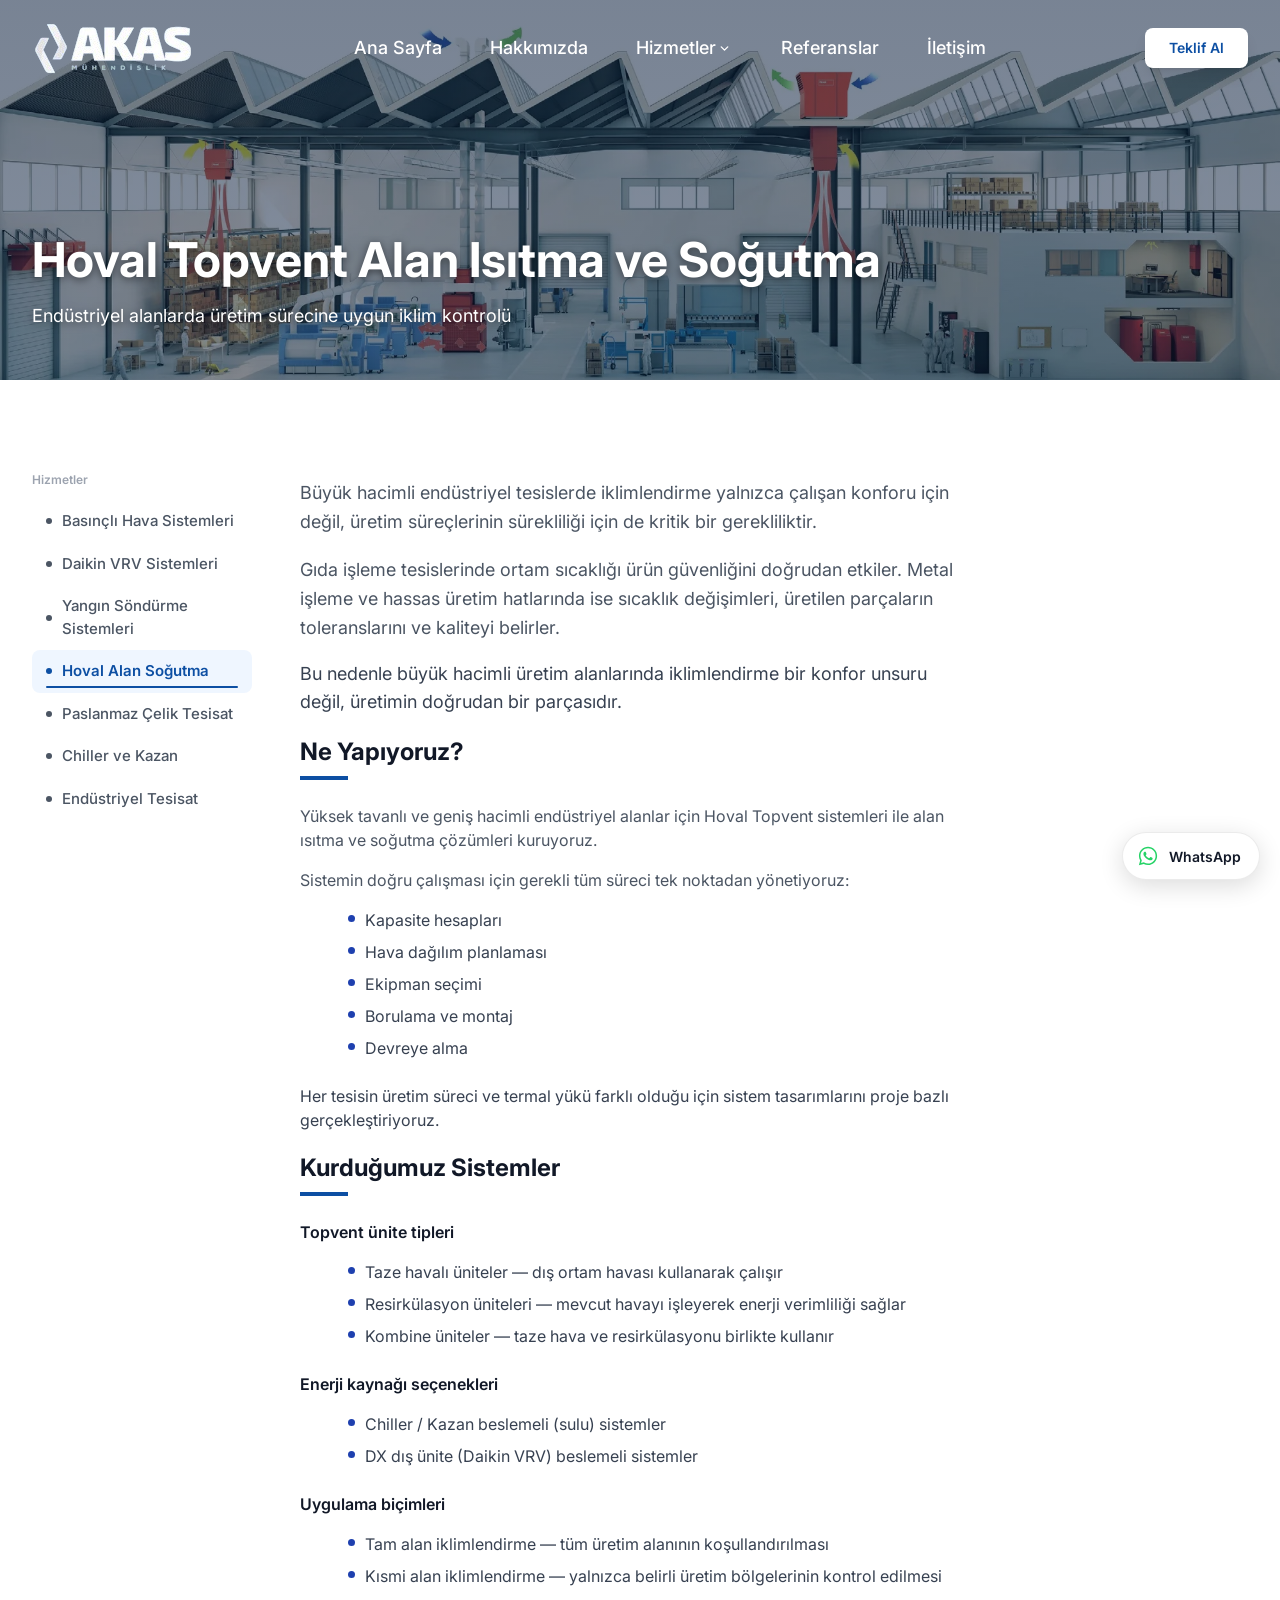
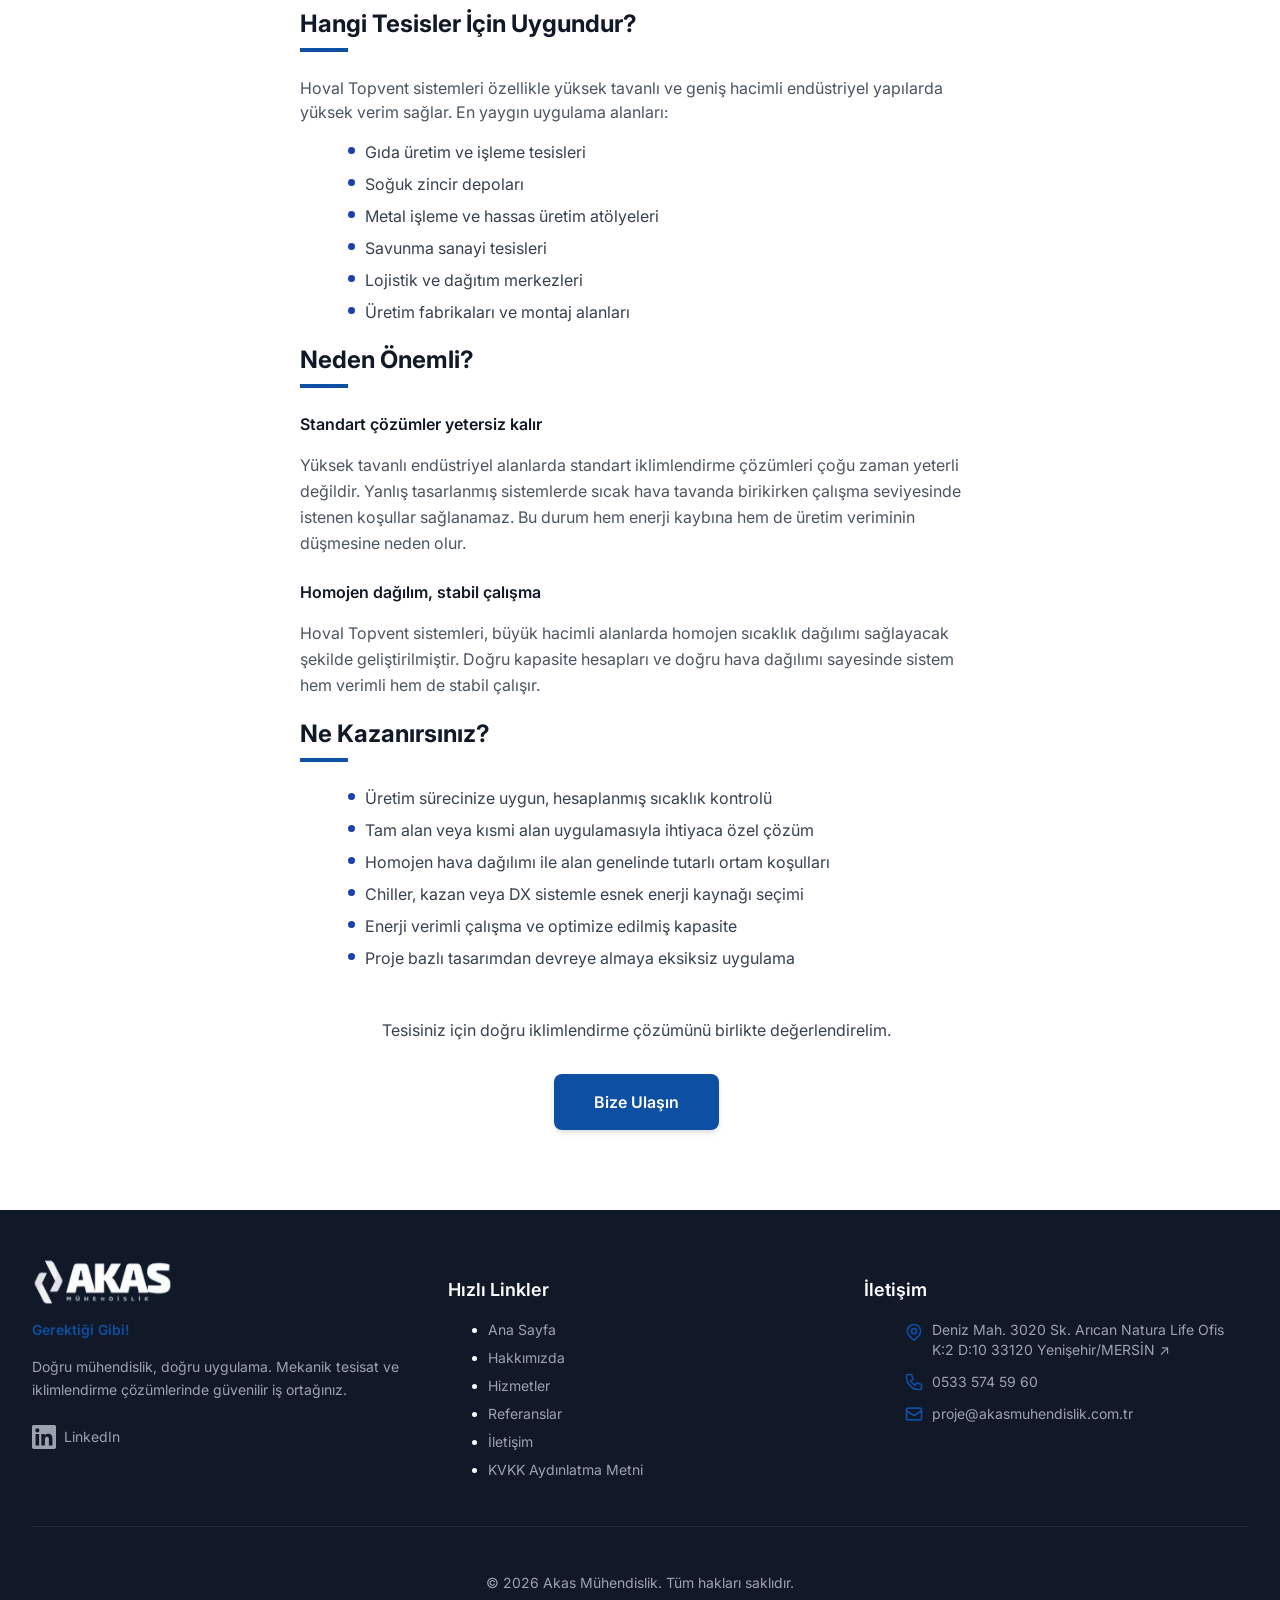
<file: hoval-alan-sogutma.html>
<!DOCTYPE html>
<html lang="tr" class="scroll-smooth">
<head>
    <meta charset="UTF-8">
    <meta name="viewport" content="width=device-width, initial-scale=1.0">
    <link rel="icon" type="image/x-icon" href="favicon.ico">
    <link rel="icon" type="image/png" sizes="32x32" href="favicon-32x32.png">
    <link rel="icon" type="image/png" sizes="16x16" href="favicon-16x16.png">
    <link rel="apple-touch-icon" sizes="180x180" href="apple-touch-icon.png">
    <link rel="icon" type="image/png" sizes="192x192" href="favicon-192x192.png">
    <link rel="icon" type="image/png" sizes="512x512" href="favicon-512x512.png">
    <link rel="manifest" href="site.webmanifest">
    <meta name="theme-color" content="#0d4fa3">
    <title>Hoval Topvent Alan Isıtma ve Soğutma | Akas Mühendislik</title>
    <meta name="description" content="Hoval Topvent ile büyük hacimli endüstriyel alanlarda alan ısıtma ve soğutma sistemleri. Taze havalı, resirkülatif ve kombine çözümler. Mersin - Akas Mühendislik.">
    <link rel="canonical" href="https://www.akasmuhendislik.com.tr/hoval-alan-sogutma.html">
    <meta property="og:title" content="Hoval Topvent Alan Isıtma ve Soğutma | Akas Mühendislik">
    <meta property="og:description" content="Hoval Topvent ile büyük hacimli endüstriyel alanlarda alan ısıtma ve soğutma sistemleri. Taze havalı, resirkülatif ve kombine çözümler. Mersin.">
    <meta property="og:url" content="https://www.akasmuhendislik.com.tr/hoval-alan-sogutma.html">
    <meta property="og:type" content="website">
    <meta property="og:locale" content="tr_TR">
    <meta property="og:site_name" content="Akas Mühendislik">
    <meta property="og:image" content="https://www.akasmuhendislik.com.tr/images/hoval-alan-sogutma.webp">
    <meta property="og:image:alt" content="Hoval Topvent Alan Isıtma ve Soğutma - Akas Mühendislik">
    <meta name="twitter:card" content="summary_large_image">
    <meta name="twitter:title" content="Hoval Topvent Alan Isıtma ve Soğutma | Akas Mühendislik">
    <meta name="twitter:description" content="Hoval Topvent ile büyük hacimli endüstriyel alanlarda alan ısıtma ve soğutma sistemleri. Taze havalı, resirkülatif ve kombine çözümler. Mersin.">
    <meta name="twitter:image" content="https://www.akasmuhendislik.com.tr/images/hoval-alan-sogutma.webp">
    <script type="application/ld+json">
    {
      "@context": "https://schema.org",
      "@type": "Service",
      "name": "Hoval Topvent Alan Isıtma ve Soğutma",
      "description": "Hoval Topvent ile büyük hacimli endüstriyel alanlarda alan ısıtma ve soğutma sistemleri. Taze havalı, resirkülatif ve kombine çözümler.",
      "provider": {
        "@type": "LocalBusiness",
        "name": "Akas Mühendislik",
        "url": "https://www.akasmuhendislik.com.tr",
        "telephone": "+905335745960",
        "email": "proje@akasmuhendislik.com.tr",
        "address": {
          "@type": "PostalAddress",
          "streetAddress": "Deniz Mah. 3020 Sk. Arıcan Natura Life Ofis K:2 D:10",
          "addressLocality": "Yenişehir",
          "addressRegion": "Mersin",
          "postalCode": "33120",
          "addressCountry": "TR"
        }
      },
      "areaServed": {
        "@type": "Country",
        "name": "TR"
      },
      "serviceType": "Mekanik Tesisat",
      "url": "https://www.akasmuhendislik.com.tr/hoval-alan-sogutma.html"
    }
    </script>
    <link rel="stylesheet" href="styles.css">
    <link rel="preconnect" href="https://fonts.googleapis.com">
    <link rel="preconnect" href="https://fonts.gstatic.com" crossorigin>
    <link href="https://fonts.googleapis.com/css2?family=Inter:wght@400;500;600;700;800&display=swap" rel="stylesheet">
    <style>
        body { font-family: 'Inter', sans-serif; }

        /* Two-column layout */
        .content-layout { display: flex; flex-direction: column; gap: 3rem; align-items: flex-start; }
        @media (min-width: 768px) {
            .content-layout { flex-direction: row; }
        }
        .content-sidebar { width: 100%; flex-shrink: 0; }
        @media (min-width: 768px) {
            .content-sidebar { width: 220px; position: sticky; top: 110px; align-self: flex-start; }
        }

        /* ── Navbar ── */
        .nav-link:hover .nav-underline { width: 100% !important; }

        /* Dropdown */
        .services-dropdown {
            display: none;
            position: absolute;
            top: calc(100% + 12px);
            left: 50%;
            transform: translateX(-50%);
            background: white;
            border-radius: 12px;
            box-shadow: 0 10px 40px rgba(0,0,0,0.12);
            min-width: 240px;
            z-index: 100;
            padding: 8px 0;
            border: 1px solid rgba(0,0,0,0.06);
        }
        .services-dropdown.open { display: block; }
        .services-dropdown a {
            display: block;
            padding: 10px 20px;
            font-size: 14px;
            color: #374151;
            transition: background 0.15s, color 0.15s;
            text-decoration: none;
        }
        .services-dropdown a:hover { background: #f3f4f6; color: var(--color-primary, #1e40af); }
        .services-dropdown a.active { color: var(--color-primary, #1e40af); font-weight: 600; }



        /* ── Mobile Menu ── */
        .mobile-menu-open #mobileMenu { pointer-events: auto; }
        .mobile-menu-open #menuOverlay { opacity: 1; }
        .mobile-menu-open #menuContent { opacity: 1; transform: translateY(0) !important; }
        .mobile-menu-open .hamburger-line:nth-child(1) { transform: rotate(45deg); top: 50% !important; margin-top: -1px; }
        .mobile-menu-open .hamburger-line:nth-child(2) { opacity: 0; }
        .mobile-menu-open .hamburger-line:nth-child(3) { transform: rotate(-45deg); bottom: auto !important; top: 50% !important; margin-top: -1px; }
        .mobile-menu-open .mobile-menu-link { animation: fadeInUp 400ms ease-out forwards; opacity: 0; }
        .mobile-menu-open .mobile-menu-link:nth-child(1) { animation-delay: 100ms; }
        .mobile-menu-open .mobile-menu-link:nth-child(2) { animation-delay: 150ms; }
        .mobile-menu-open .mobile-menu-link:nth-child(3) { animation-delay: 200ms; }
        .mobile-menu-open .mobile-menu-link:nth-child(4) { animation-delay: 250ms; }
        .mobile-menu-open .mobile-menu-link:nth-child(5) { animation-delay: 300ms; }
        @keyframes fadeInUp {
            from { opacity: 0; transform: translateY(20px); }
            to   { opacity: 1; transform: translateY(0); }
        }

        /* ── Hero ── */
        .service-hero {
            position: relative;
            height: 380px;
            overflow: hidden;
            padding-top: 80px; /* navbar yüksekliği */
            box-sizing: border-box;
        }
        .service-hero img {
            width: 100%; height: 100%; object-fit: cover; object-position: top;
            position: absolute; inset: 0;
        }
        .service-hero-overlay {
            position: absolute; inset: 0;
            background: linear-gradient(to bottom, rgba(10,30,60,0.55) 0%, rgba(10,30,60,0.50) 100%);
        }
        .service-hero-content {
            position: relative; z-index: 10;
            text-shadow: 0 2px 8px rgba(0,0,0,0.5);
        }

        /* ── Sidebar ── */
        .sidebar-link {
            display: flex; align-items: center;
            padding: 10px 14px;
            border-radius: 8px;
            font-size: 15px;
            font-weight: 500;
            color: #4b5563;
            text-decoration: none;
            transition: background 0.15s, color 0.15s;
            gap: 10px;
            position: relative;
            overflow: hidden;
        }
        .sidebar-link:hover { background: #f3f4f6; color: #111827; }
        .sidebar-link.active {
            background: #eff6ff;
            color: var(--color-primary, #1e40af);
            font-weight: 600;
        }
        .sidebar-link .dot {
            width: 6px; height: 6px; border-radius: 50%;
            background: currentColor; flex-shrink: 0;
        }
        .sidebar-link::after {
            content: '';
            position: absolute;
            bottom: 5px; left: 14px;
            height: 1.5px;
            width: 0;
            background: var(--color-primary, #1e40af);
            transition: width 0.25s ease;
            border-radius: 2px;
        }
        .sidebar-link:hover::after,
        .sidebar-link.active::after { width: calc(100% - 28px); }

        /* ── Problem list ── */
        .problem-item { /* border-left kaldırıldı */ }

        /* WhatsApp sabit düğme */
        .wa-float {
            position: fixed;
            right: 20px;
            bottom: 20px;
            z-index: 45;
            display: inline-flex;
            align-items: center;
            gap: 10px;
            padding: 12px 18px 12px 14px;
            background: #ffffff;
            color: #111827;
            border: 1px solid rgba(0,0,0,0.08);
            border-radius: 999px;
            box-shadow: 0 6px 24px rgba(0,0,0,0.14);
            font-size: 14px;
            font-weight: 600;
            text-decoration: none;
            transition: transform 0.2s, box-shadow 0.2s;
        }
        .wa-float svg { color: #25D366; flex-shrink: 0; }
        .wa-float:hover { transform: translateY(-2px); box-shadow: 0 10px 28px rgba(0,0,0,0.18); color: #111827; }
        .wa-float .wa-label { white-space: nowrap; }
        @media (max-width: 640px) {
            .wa-float { right: 16px; bottom: 16px; padding: 12px; }
            .wa-float .wa-label { display: none; }
            .wa-float svg { width: 26px; height: 26px; }
        }
        .mobile-menu-open .wa-float { display: none; }
    </style>
</head>
<body class="bg-white text-gray-900">

    <!-- Navbar -->
    <nav id="navbar" class="fixed top-0 left-0 right-0 z-50 transition-all duration-300 py-5 bg-transparent">
        <div class="max-w-7xl mx-auto px-4 sm:px-6 lg:px-8 w-full">
            <div class="flex items-center justify-between">
                <a href="index.html" class="relative h-14 w-auto flex items-center bg-transparent">
                    <img id="logo-white" src="images/logo-white.png" alt="Akas Mühendislik"
                         class="h-14 w-auto object-contain transition-opacity duration-300 bg-transparent" style="max-height: 55px;"/>
                    <img id="logo-dark" src="images/logo-dark.png" alt="Akas Mühendislik"
                         class="h-14 w-auto object-contain absolute top-0 left-0 opacity-0 transition-opacity duration-300 bg-transparent" style="max-height: 55px;"/>
                </a>
                <div class="hidden md:flex items-center space-x-12">
                    <a href="index.html" class="nav-link relative text-lg font-medium text-white hover:text-primary-light transition-colors">
                        Ana Sayfa
                        <span class="nav-underline absolute -bottom-1 left-0 h-0.5 bg-primary transition-all duration-300 w-0"></span>
                    </a>
                    <a href="index.html#about" class="nav-link relative text-lg font-medium text-white hover:text-primary-light transition-colors">
                        Hakkımızda
                        <span class="nav-underline absolute -bottom-1 left-0 h-0.5 bg-primary transition-all duration-300 w-0"></span>
                    </a>
                    <!-- Hizmetler + dropdown -->
                    <div class="relative" id="servicesNavItem">
                        <div class="flex items-center gap-1">
                            <a href="index.html#services" class="nav-link relative text-lg font-medium text-white hover:text-primary-light transition-colors">
                                Hizmetler
                                <span class="nav-underline absolute -bottom-1 left-0 h-0.5 bg-primary transition-all duration-300 w-0"></span>
                            </a>
                            <button id="servicesArrow" onclick="toggleDropdown(event)" aria-label="Hizmetler listesini aç"
                                style="background:none; border:none; cursor:pointer; padding:2px; display:flex; align-items:center;">
                                <svg id="arrowIcon" width="13" height="13" viewBox="0 0 24 24" fill="none" stroke="white" stroke-width="2.5" stroke-linecap="round" stroke-linejoin="round">
                                    <polyline points="6 9 12 15 18 9"/>
                                </svg>
                            </button>
                        </div>
                        <div id="servicesDropdown" class="services-dropdown">
                            <a href="basinc-hava-sistemleri.html">Basınçlı Hava Sistemleri</a>
                            <a href="daikin-vrv-sistemleri.html">Daikin VRV Sistemleri</a>
                            <a href="yangin-sondurme-sistemleri.html">Yangın Söndürme Sistemleri</a>
                            <a href="hoval-alan-sogutma.html" class="active">Hoval Alan Soğutma</a>
                            <a href="paslanmaz-celik-tesisat.html">Paslanmaz Çelik Tesisat</a>
                            <a href="chiller-kazan-sistemleri.html">Chiller ve Kazan Sistemleri</a>
                            <a href="endustriyel-tesisat.html">Endüstriyel Tesisat</a>
                        </div>
                    </div>
                    <a href="index.html#references" class="nav-link relative text-lg font-medium text-white hover:text-primary-light transition-colors">
                        Referanslar
                        <span class="nav-underline absolute -bottom-1 left-0 h-0.5 bg-primary transition-all duration-300 w-0"></span>
                    </a>
                    <a href="index.html#contact" class="nav-link relative text-lg font-medium text-white hover:text-primary-light transition-colors">
                        İletişim
                        <span class="nav-underline absolute -bottom-1 left-0 h-0.5 bg-primary transition-all duration-300 w-0"></span>
                    </a>
                </div>
                <a href="index.html#contact" class="hidden md:block px-6 py-2.5 rounded-lg font-semibold text-sm bg-white text-primary hover:bg-gray-50 shadow-lg hover:shadow-xl transition-all duration-300">
                    Teklif Al
                </a>
                <!-- Mobile Hamburger Button -->
                <button id="menuToggle" aria-label="Menüyü aç" class="md:hidden flex items-center justify-center w-10 h-10 relative z-50 bg-transparent" style="background: transparent; border: none; outline: none;" onclick="toggleMobileMenu()">
                    <div id="hamburgerIcon" class="flex flex-col justify-center items-center w-6 h-5 relative">
                        <span class="hamburger-line bg-white block w-6 h-0.5 rounded-full transition-all duration-300 absolute top-0"></span>
                        <span class="hamburger-line bg-white block w-6 h-0.5 rounded-full transition-all duration-300 absolute top-1/2 -translate-y-1/2"></span>
                        <span class="hamburger-line bg-white block w-6 h-0.5 rounded-full transition-all duration-300 absolute bottom-0"></span>
                    </div>
                </button>
            </div>
        </div>
    </nav>

        <!-- Mobile Full-Screen Overlay Menu -->
    <div id="mobileMenu" class="fixed inset-0 z-40 pointer-events-none">
        <div id="menuOverlay" class="absolute inset-0 bg-primary-dark opacity-0 transition-opacity duration-500"></div>
        <div id="menuContent" class="relative z-10 h-full flex flex-col items-center justify-center opacity-0 transition-all duration-500" style="transform: translateY(20px);">
            <a href="index.html" onclick="closeMobileMenu()" class="mobile-menu-link text-white text-3xl font-bold py-4 transition-all duration-300 hover:text-white/70">Ana Sayfa</a>
            <a href="index.html#about" onclick="closeMobileMenu()" class="mobile-menu-link text-white text-3xl font-bold py-4 transition-all duration-300 hover:text-white/70">Hakkımızda</a>
            <a href="index.html#services" onclick="closeMobileMenu()" class="mobile-menu-link text-white text-3xl font-bold py-4 transition-all duration-300 hover:text-white/70">Hizmetler</a>
            <a href="index.html#references" onclick="closeMobileMenu()" class="mobile-menu-link text-white text-3xl font-bold py-4 transition-all duration-300 hover:text-white/70">Referanslar</a>
            <a href="index.html#contact" onclick="closeMobileMenu()" class="mobile-menu-link text-white text-3xl font-bold py-4 transition-all duration-300 hover:text-white/70">İletişim</a>
            <div class="mt-8">
                <a href="index.html#contact" onclick="closeMobileMenu()" class="inline-block bg-white text-primary font-semibold px-8 py-4 rounded-lg shadow-xl text-lg transition-all duration-300 hover:bg-white/90">
                    Teklif Al
                </a>
            </div>
            <div class="mt-12 text-center">
                <a href="tel:+905335745960" class="text-white/70 text-lg hover:text-white transition-colors">0533 574 59 60</a>
                <div class="mt-3">
                    <a href="https://wa.me/905335745960?text=Merhaba%2C%20projem%20hakk%C4%B1nda%20bilgi%20almak%20istiyorum." target="_blank" rel="noopener" class="text-white/70 text-base hover:text-white transition-colors" style="display:inline-flex; align-items:center; gap:8px;">
                        <svg viewBox="0 0 24 24" width="18" height="18" fill="currentColor" aria-hidden="true"><path d="M12.04 2C6.58 2 2.13 6.45 2.13 11.91c0 1.75.46 3.45 1.32 4.95L2.05 22l5.25-1.38c1.45.79 3.08 1.21 4.74 1.21 5.46 0 9.91-4.45 9.91-9.91C21.95 6.45 17.5 2 12.04 2m0 1.67c4.54 0 8.24 3.7 8.24 8.24 0 4.54-3.7 8.24-8.24 8.24-1.48 0-2.93-.39-4.19-1.15l-.3-.17-3.12.82.83-3.04-.2-.31a8.2 8.2 0 0 1-1.26-4.39c0-4.54 3.7-8.24 8.24-8.24M8.53 7.33c-.16 0-.43.06-.66.31-.22.25-.87.86-.87 2.07 0 1.22.89 2.39 1 2.56.14.17 1.76 2.67 4.25 3.73.59.27 1.05.42 1.41.53.59.19 1.13.16 1.56.1.48-.07 1.46-.6 1.67-1.18.21-.58.21-1.07.15-1.18-.07-.1-.23-.16-.48-.27-.25-.14-1.47-.74-1.69-.82-.23-.08-.37-.12-.56.12-.16.25-.64.81-.78.97-.15.17-.29.19-.53.07-.26-.13-1.06-.39-2-1.23-.74-.66-1.23-1.47-1.38-1.72-.12-.24-.01-.39.11-.5.11-.11.27-.29.37-.44.13-.14.17-.25.25-.41.08-.17.04-.31-.02-.43-.06-.11-.56-1.35-.77-1.84-.2-.48-.4-.42-.56-.43-.14 0-.3-.01-.47-.01"/></svg>
                        WhatsApp'tan yazın
                    </a>
                </div>
            </div>
        </div>
    </div>


    <!-- ════════════════════════════════════════
         HERO
    ════════════════════════════════════════ -->
    <section class="service-hero" style="display:flex; align-items:flex-end; min-height:340px;">
        <img src="images/hoval-alan-sogutma.webp" alt="Hoval Topvent Alan Isıtma ve Soğutma" loading="eager">
        <div class="service-hero-overlay"></div>
        <div class="service-hero-content w-full" style="padding-bottom: 2rem;">
            <div class="max-w-7xl mx-auto px-4 sm:px-6 lg:px-8">
                <h1 class="text-4xl md:text-5xl font-bold text-white mb-3">Hoval Topvent Alan Isıtma ve Soğutma</h1>
                <p class="text-lg text-white max-w-2xl">Endüstriyel alanlarda üretim sürecine uygun iklim kontrolü</p>
            </div>
        </div>
    </section>


    <!-- ════════════════════════════════════════
         ANA İÇERİK + SIDEBAR
    ════════════════════════════════════════ -->
    <main class="py-14 md:py-20">
        <div class="max-w-7xl mx-auto px-4 sm:px-6 lg:px-8">
            <div class="content-layout">

                <!-- ── Sol Sidebar ── -->
                <aside class="content-sidebar">
                    <p class="text-xs font-semibold uppercase tracking-widest text-gray-400 mb-3 px-2">Hizmetler</p>
                    <nav class="flex flex-col gap-1">
                        <a href="basinc-hava-sistemleri.html"      class="sidebar-link"><span class="dot"></span>Basınçlı Hava Sistemleri</a>
                        <a href="daikin-vrv-sistemleri.html"        class="sidebar-link"><span class="dot"></span>Daikin VRV Sistemleri</a>
                        <a href="yangin-sondurme-sistemleri.html"   class="sidebar-link"><span class="dot"></span>Yangın Söndürme Sistemleri</a>
                        <a href="hoval-alan-sogutma.html"           class="sidebar-link active"><span class="dot"></span>Hoval Alan Soğutma</a>
                        <a href="paslanmaz-celik-tesisat.html"      class="sidebar-link"><span class="dot"></span>Paslanmaz Çelik Tesisat</a>
                        <a href="chiller-kazan-sistemleri.html"     class="sidebar-link"><span class="dot"></span>Chiller ve Kazan</a>
                        <a href="endustriyel-tesisat.html"          class="sidebar-link"><span class="dot"></span>Endüstriyel Tesisat</a>
                    </nav>
                </aside>

                <!-- ── Sağ İçerik ── -->
                <article class="flex-1 max-w-2xl">

                    <!-- Giriş -->
                    <p class="text-lg text-gray-600 leading-relaxed mb-4">
                        Büyük hacimli endüstriyel tesislerde iklimlendirme yalnızca çalışan konforu için değil, üretim süreçlerinin sürekliliği için de kritik bir gerekliliktir.
                    </p>
                    <p class="text-lg text-gray-600 leading-relaxed mb-4">
                        Gıda işleme tesislerinde ortam sıcaklığı ürün güvenliğini doğrudan etkiler. Metal işleme ve hassas üretim hatlarında ise sıcaklık değişimleri, üretilen parçaların toleranslarını ve kaliteyi belirler.
                    </p>
                    <p class="text-lg text-gray-700 mb-14">
                        Bu nedenle büyük hacimli üretim alanlarında iklimlendirme bir konfor unsuru değil, üretimin doğrudan bir parçasıdır.
                    </p>

                    <!-- Ne Yapıyoruz -->
                    <h2 class="text-2xl font-bold text-gray-900 mb-2">Ne Yapıyoruz?</h2>
                    <div class="w-12 h-1 bg-primary mb-6"></div>
                    <p class="text-gray-600 mb-4">
                        Yüksek tavanlı ve geniş hacimli endüstriyel alanlar için Hoval Topvent sistemleri ile alan ısıtma ve soğutma çözümleri kuruyoruz.
                    </p>
                    <p class="text-gray-600 mb-3">
                        Sistemin doğru çalışması için gerekli tüm süreci tek noktadan yönetiyoruz:
                    </p>
                    <ul class="space-y-2 mb-6 text-gray-700 ml-2">
                        <li style="display:flex; align-items:flex-start; gap:10px;"><span style="width:7px;height:7px;border-radius:50%;background:#1e40af;flex-shrink:0;margin-top:7px;"></span>Kapasite hesapları</li>
                        <li style="display:flex; align-items:flex-start; gap:10px;"><span style="width:7px;height:7px;border-radius:50%;background:#1e40af;flex-shrink:0;margin-top:7px;"></span>Hava dağılım planlaması</li>
                        <li style="display:flex; align-items:flex-start; gap:10px;"><span style="width:7px;height:7px;border-radius:50%;background:#1e40af;flex-shrink:0;margin-top:7px;"></span>Ekipman seçimi</li>
                        <li style="display:flex; align-items:flex-start; gap:10px;"><span style="width:7px;height:7px;border-radius:50%;background:#1e40af;flex-shrink:0;margin-top:7px;"></span>Borulama ve montaj</li>
                        <li style="display:flex; align-items:flex-start; gap:10px;"><span style="width:7px;height:7px;border-radius:50%;background:#1e40af;flex-shrink:0;margin-top:7px;"></span>Devreye alma</li>
                    </ul>
                    <p class="text-gray-700 mb-14">
                        Her tesisin üretim süreci ve termal yükü farklı olduğu için sistem tasarımlarını proje bazlı gerçekleştiriyoruz.
                    </p>

                    <!-- Kurduğumuz Sistemler -->
                    <h2 class="text-2xl font-bold text-gray-900 mb-2">Kurduğumuz Sistemler</h2>
                    <div class="w-12 h-1 bg-primary mb-6"></div>

                    <div class="space-y-6 mb-14">
                        <div class="problem-item">
                            <h3 class="text-base font-semibold text-gray-900 mb-1">Topvent ünite tipleri</h3>
                            <ul class="space-y-2 mt-2 text-gray-700 ml-2">
                                <li style="display:flex; align-items:flex-start; gap:10px;"><span style="width:7px;height:7px;border-radius:50%;background:#1e40af;flex-shrink:0;margin-top:7px;"></span>Taze havalı üniteler — dış ortam havası kullanarak çalışır</li>
                                <li style="display:flex; align-items:flex-start; gap:10px;"><span style="width:7px;height:7px;border-radius:50%;background:#1e40af;flex-shrink:0;margin-top:7px;"></span>Resirkülasyon üniteleri — mevcut havayı işleyerek enerji verimliliği sağlar</li>
                                <li style="display:flex; align-items:flex-start; gap:10px;"><span style="width:7px;height:7px;border-radius:50%;background:#1e40af;flex-shrink:0;margin-top:7px;"></span>Kombine üniteler — taze hava ve resirkülasyonu birlikte kullanır</li>
                            </ul>
                        </div>
                        <div class="problem-item">
                            <h3 class="text-base font-semibold text-gray-900 mb-1">Enerji kaynağı seçenekleri</h3>
                            <ul class="space-y-2 mt-2 text-gray-700 ml-2">
                                <li style="display:flex; align-items:flex-start; gap:10px;"><span style="width:7px;height:7px;border-radius:50%;background:#1e40af;flex-shrink:0;margin-top:7px;"></span>Chiller / Kazan beslemeli (sulu) sistemler</li>
                                <li style="display:flex; align-items:flex-start; gap:10px;"><span style="width:7px;height:7px;border-radius:50%;background:#1e40af;flex-shrink:0;margin-top:7px;"></span>DX dış ünite (Daikin VRV) beslemeli sistemler</li>
                            </ul>
                        </div>
                        <div class="problem-item">
                            <h3 class="text-base font-semibold text-gray-900 mb-1">Uygulama biçimleri</h3>
                            <ul class="space-y-2 mt-2 text-gray-700 ml-2">
                                <li style="display:flex; align-items:flex-start; gap:10px;"><span style="width:7px;height:7px;border-radius:50%;background:#1e40af;flex-shrink:0;margin-top:7px;"></span>Tam alan iklimlendirme — tüm üretim alanının koşullandırılması</li>
                                <li style="display:flex; align-items:flex-start; gap:10px;"><span style="width:7px;height:7px;border-radius:50%;background:#1e40af;flex-shrink:0;margin-top:7px;"></span>Kısmi alan iklimlendirme — yalnızca belirli üretim bölgelerinin kontrol edilmesi</li>
                            </ul>
                        </div>
                    </div>

                    <!-- Hangi Tesisler -->
                    <h2 class="text-2xl font-bold text-gray-900 mb-2">Hangi Tesisler İçin Uygundur?</h2>
                    <div class="w-12 h-1 bg-primary mb-6"></div>
                    <p class="text-gray-600 mb-3">
                        Hoval Topvent sistemleri özellikle yüksek tavanlı ve geniş hacimli endüstriyel yapılarda yüksek verim sağlar. En yaygın uygulama alanları:
                    </p>
                    <ul class="space-y-2 mb-14 text-gray-700 ml-2">
                        <li style="display:flex; align-items:flex-start; gap:10px;"><span style="width:7px;height:7px;border-radius:50%;background:#1e40af;flex-shrink:0;margin-top:7px;"></span>Gıda üretim ve işleme tesisleri</li>
                        <li style="display:flex; align-items:flex-start; gap:10px;"><span style="width:7px;height:7px;border-radius:50%;background:#1e40af;flex-shrink:0;margin-top:7px;"></span>Soğuk zincir depoları</li>
                        <li style="display:flex; align-items:flex-start; gap:10px;"><span style="width:7px;height:7px;border-radius:50%;background:#1e40af;flex-shrink:0;margin-top:7px;"></span>Metal işleme ve hassas üretim atölyeleri</li>
                        <li style="display:flex; align-items:flex-start; gap:10px;"><span style="width:7px;height:7px;border-radius:50%;background:#1e40af;flex-shrink:0;margin-top:7px;"></span>Savunma sanayi tesisleri</li>
                        <li style="display:flex; align-items:flex-start; gap:10px;"><span style="width:7px;height:7px;border-radius:50%;background:#1e40af;flex-shrink:0;margin-top:7px;"></span>Lojistik ve dağıtım merkezleri</li>
                        <li style="display:flex; align-items:flex-start; gap:10px;"><span style="width:7px;height:7px;border-radius:50%;background:#1e40af;flex-shrink:0;margin-top:7px;"></span>Üretim fabrikaları ve montaj alanları</li>
                    </ul>

                    <!-- Neden Önemli -->
                    <h2 class="text-2xl font-bold text-gray-900 mb-2">Neden Önemli?</h2>
                    <div class="w-12 h-1 bg-primary mb-6"></div>
                    <div class="space-y-6 mb-14">
                        <div class="problem-item">
                            <h3 class="text-base font-semibold text-gray-900 mb-1">Standart çözümler yetersiz kalır</h3>
                            <p class="text-gray-600 leading-relaxed">Yüksek tavanlı endüstriyel alanlarda standart iklimlendirme çözümleri çoğu zaman yeterli değildir. Yanlış tasarlanmış sistemlerde sıcak hava tavanda birikirken çalışma seviyesinde istenen koşullar sağlanamaz. Bu durum hem enerji kaybına hem de üretim veriminin düşmesine neden olur.</p>
                        </div>
                        <div class="problem-item">
                            <h3 class="text-base font-semibold text-gray-900 mb-1">Homojen dağılım, stabil çalışma</h3>
                            <p class="text-gray-600 leading-relaxed">Hoval Topvent sistemleri, büyük hacimli alanlarda homojen sıcaklık dağılımı sağlayacak şekilde geliştirilmiştir. Doğru kapasite hesapları ve doğru hava dağılımı sayesinde sistem hem verimli hem de stabil çalışır.</p>
                        </div>
                    </div>

                    <!-- Ne Kazanırsınız -->
                    <h2 class="text-2xl font-bold text-gray-900 mb-2">Ne Kazanırsınız?</h2>
                    <div class="w-12 h-1 bg-primary mb-6"></div>
                    <ul class="space-y-2 mb-14 text-gray-700 ml-2">
                        <li style="display:flex; align-items:flex-start; gap:10px;"><span style="width:7px;height:7px;border-radius:50%;background:#1e40af;flex-shrink:0;margin-top:7px;"></span>Üretim sürecinize uygun, hesaplanmış sıcaklık kontrolü</li>
                        <li style="display:flex; align-items:flex-start; gap:10px;"><span style="width:7px;height:7px;border-radius:50%;background:#1e40af;flex-shrink:0;margin-top:7px;"></span>Tam alan veya kısmi alan uygulamasıyla ihtiyaca özel çözüm</li>
                        <li style="display:flex; align-items:flex-start; gap:10px;"><span style="width:7px;height:7px;border-radius:50%;background:#1e40af;flex-shrink:0;margin-top:7px;"></span>Homojen hava dağılımı ile alan genelinde tutarlı ortam koşulları</li>
                        <li style="display:flex; align-items:flex-start; gap:10px;"><span style="width:7px;height:7px;border-radius:50%;background:#1e40af;flex-shrink:0;margin-top:7px;"></span>Chiller, kazan veya DX sistemle esnek enerji kaynağı seçimi</li>
                        <li style="display:flex; align-items:flex-start; gap:10px;"><span style="width:7px;height:7px;border-radius:50%;background:#1e40af;flex-shrink:0;margin-top:7px;"></span>Enerji verimli çalışma ve optimize edilmiş kapasite</li>
                        <li style="display:flex; align-items:flex-start; gap:10px;"><span style="width:7px;height:7px;border-radius:50%;background:#1e40af;flex-shrink:0;margin-top:7px;"></span>Proje bazlı tasarımdan devreye almaya eksiksiz uygulama</li>
                    </ul>

                    <!-- CTA -->
                    <div style="text-align:center; padding-top: 1rem;">
                        <p class="text-gray-700 mb-8">Tesisiniz için doğru iklimlendirme çözümünü birlikte değerlendirelim.</p>
                        <a href="index.html#contact"
                           class="inline-block bg-primary hover:bg-primary-dark text-white font-semibold rounded-lg transition-all shadow-md hover:shadow-lg"
                           style="padding: 1rem 2.5rem; font-size: 1rem;">
                            Bize Ulaşın
                        </a>
                    </div>

                </article>
            </div>
        </div>
    </main>


    <!-- ════════════════════════════════════════
         FOOTER
    ════════════════════════════════════════ -->
    <footer class="bg-gray-900 text-white py-12">
        <div class="max-w-7xl mx-auto px-4 sm:px-6 lg:px-8 w-full">
            <div class="grid md:grid-cols-3 gap-8 mb-8">
                <div>
                    <div class="relative h-12 mb-2">
                        <img src="images/logo-white.png" alt="Akas Mühendislik" class="h-12 w-auto object-contain">
                    </div>
                    <p class="text-primary font-semibold text-sm mb-4">Gerektiği Gibi!</p>
                    <p class="text-gray-400 text-sm leading-relaxed">Doğru mühendislik, doğru uygulama. Mekanik tesisat ve iklimlendirme çözümlerinde güvenilir iş ortağınız.</p>
                    <div class="mt-6">
                        <a href="https://www.linkedin.com/company/106318071/" target="_blank" rel="noopener noreferrer" class="inline-flex items-center text-gray-400 hover:text-white transition-colors">
                            <svg class="w-6 h-6" fill="currentColor" viewBox="0 0 24 24">
                                <path d="M20.447 20.452h-3.554v-5.569c0-1.328-.027-3.037-1.852-3.037-1.853 0-2.136 1.445-2.136 2.939v5.667H9.351V9h3.414v1.561h.046c.477-.9 1.637-1.85 3.37-1.85 3.601 0 4.267 2.37 4.267 5.455v6.286zM5.337 7.433c-1.144 0-2.063-.926-2.063-2.065 0-1.138.92-2.063 2.063-2.063 1.14 0 2.064.925 2.064 2.063 0 1.139-.925 2.065-2.064 2.065zm1.782 13.019H3.555V9h3.564v11.452zM22.225 0H1.771C.792 0 0 .774 0 1.729v20.542C0 23.227.792 24 1.771 24h20.451C23.2 24 24 23.227 24 22.271V1.729C24 .774 23.2 0 22.222 0h.003z"/>
                            </svg>
                            <span class="ml-2 text-sm">LinkedIn</span>
                        </a>
                    </div>
                </div>
                <div>
                    <h3 class="font-semibold text-lg mb-4">Hızlı Linkler</h3>
                    <ul class="space-y-2 text-sm">
                        <li><a href="index.html"            class="text-gray-400 hover:text-white transition-colors">Ana Sayfa</a></li>
                        <li><a href="index.html#about"      class="text-gray-400 hover:text-white transition-colors">Hakkımızda</a></li>
                        <li><a href="index.html#services"   class="text-gray-400 hover:text-white transition-colors">Hizmetler</a></li>
                        <li><a href="index.html#references" class="text-gray-400 hover:text-white transition-colors">Referanslar</a></li>
                        <li><a href="index.html#contact"    class="text-gray-400 hover:text-white transition-colors">İletişim</a></li>
                        <li><a href="/aydinlatma-metni.html" target="_blank" class="text-gray-400 hover:text-white transition-colors">KVKK Aydınlatma Metni</a></li>
                    </ul>
                </div>
                <div>
                    <h3 class="font-semibold text-lg mb-4">İletişim</h3>
                    <ul class="space-y-3 text-sm text-gray-400">
                        <li class="flex items-start">
                            <svg class="w-5 h-5 text-primary mr-2 flex-shrink-0 mt-0.5" fill="none" stroke="currentColor" viewBox="0 0 24 24">
                                <path stroke-linecap="round" stroke-linejoin="round" stroke-width="2" d="M17.657 16.657L13.414 20.9a1.998 1.998 0 01-2.827 0l-4.244-4.243a8 8 0 1111.314 0z"/>
                                <path stroke-linecap="round" stroke-linejoin="round" stroke-width="2" d="M15 11a3 3 0 11-6 0 3 3 0 016 0z"/>
                            </svg>
                            <a href="https://maps.google.com/?q=Akas+Mekanik+Mühendislik+Mersin" target="_blank" rel="noopener noreferrer" class="hover:text-white transition-colors">
                                Deniz Mah. 3020 Sk. Arıcan Natura Life Ofis<br>K:2 D:10 33120 Yenişehir/MERSİN ↗
                            </a>
                        </li>
                        <li class="flex items-center">
                            <svg class="w-5 h-5 text-primary mr-2 flex-shrink-0" fill="none" stroke="currentColor" viewBox="0 0 24 24">
                                <path stroke-linecap="round" stroke-linejoin="round" stroke-width="2" d="M3 5a2 2 0 012-2h3.28a1 1 0 01.948.684l1.498 4.493a1 1 0 01-.502 1.21l-2.257 1.13a11.042 11.042 0 005.516 5.516l1.13-2.257a1 1 0 011.21-.502l4.493 1.498a1 1 0 01.684.949V19a2 2 0 01-2 2h-1C9.716 21 3 14.284 3 6V5z"/>
                            </svg>
                            <a href="tel:+905335745960" class="hover:text-white transition-colors">0533 574 59 60</a>
                        </li>
                        <li class="flex items-center">
                            <svg class="w-5 h-5 text-primary mr-2 flex-shrink-0" fill="none" stroke="currentColor" viewBox="0 0 24 24">
                                <path stroke-linecap="round" stroke-linejoin="round" stroke-width="2" d="M3 8l7.89 5.26a2 2 0 002.22 0L21 8M5 19h14a2 2 0 002-2V7a2 2 0 00-2-2H5a2 2 0 00-2 2v10a2 2 0 002 2z"/>
                            </svg>
                            <a href="mailto:proje@akasmuhendislik.com.tr" class="hover:text-white transition-colors">proje@akasmuhendislik.com.tr</a>
                        </li>
                    </ul>
                </div>
            </div>
            <div class="border-t border-gray-800 pt-8 text-center text-sm text-gray-400">
                <p>© 2026 Akas Mühendislik. Tüm hakları saklıdır.</p>
            </div>
        </div>
    </footer>


    <!-- ════════════════════════════════════════
         SCRIPTS
    ════════════════════════════════════════ --><script>
        // ── Dropdown ──
        const dropdownEl = document.getElementById('servicesDropdown');
        const arrowBtn   = document.getElementById('servicesArrow');
        const arrowIcon  = document.getElementById('arrowIcon');

        function toggleDropdown(e) {
            e.stopPropagation();
            const isOpen = dropdownEl.classList.toggle('open');
            arrowBtn.classList.toggle('open', isOpen);
            arrowIcon.style.transform = isOpen ? 'rotate(180deg)' : '';
        }

        document.addEventListener('click', function(e) {
            if (!document.getElementById('servicesNavItem').contains(e.target)) {
                dropdownEl.classList.remove('open');
                arrowBtn.classList.remove('open');
                arrowIcon.style.transform = '';
            }
        });

        // ── Mobile Menu Toggle (index.html ile birebir) ──
        let menuOpen = false;

        function toggleMobileMenu() {
            menuOpen = !menuOpen;
            if (menuOpen) {
                document.body.classList.add('mobile-menu-open');
                document.body.style.overflow = 'hidden';
                document.getElementById('menuToggle').setAttribute('aria-label', 'Menüyü kapat');
                if (window.scrollY > 50) {
                    document.querySelectorAll('.hamburger-line').forEach(line => {
                        line.classList.remove('bg-white');
                        line.classList.add('bg-primary');
                    });
                } else {
                    document.querySelectorAll('.hamburger-line').forEach(line => {
                        line.classList.remove('bg-primary');
                        line.classList.add('bg-white');
                    });
                }
            } else {
                closeMobileMenu();
            }
        }

        function closeMobileMenu() {
            menuOpen = false;
            document.body.classList.remove('mobile-menu-open');
            document.body.style.overflow = '';
            document.getElementById('menuToggle').setAttribute('aria-label', 'Menüyü aç');
            if (window.scrollY > 50) {
                document.querySelectorAll('.hamburger-line').forEach(line => {
                    line.classList.remove('bg-white');
                    line.classList.add('bg-primary');
                });
            }
        }

        // ── Navbar scroll (index.html ile birebir) ──
        window.addEventListener('scroll', function() {
            const navbar = document.getElementById('navbar');
            const logoWhite = document.getElementById('logo-white');
            const logoDark = document.getElementById('logo-dark');

            if (window.scrollY > 50) {
                navbar.classList.remove('bg-transparent', 'py-5');
                navbar.classList.add('backdrop-blur-md', 'shadow-lg', 'py-3', 'mx-4', 'mt-4', 'rounded-2xl'); navbar.style.background = 'rgba(248,249,251,0.97)'; navbar.style.border = '1px solid #e5e7eb';
                navbar.querySelectorAll('.nav-link').forEach(a => {
                    a.classList.remove('text-white');
                    a.classList.add('text-gray-700');
                });
                arrowIcon.setAttribute('stroke', '#374151');
                logoWhite.classList.remove('opacity-100');
                logoWhite.classList.add('opacity-0');
                logoDark.classList.remove('opacity-0');
                logoDark.classList.add('opacity-100');
                if (!menuOpen) {
                    document.querySelectorAll('.hamburger-line').forEach(line => {
                        line.classList.remove('bg-white');
                        line.classList.add('bg-primary');
                    });
                }
            } else {
                navbar.classList.remove('backdrop-blur-md', 'shadow-lg', 'py-3', 'mx-4', 'mt-4', 'rounded-2xl'); navbar.style.background = ''; navbar.style.border = 'none';
                navbar.classList.add('bg-transparent', 'py-5');
                navbar.querySelectorAll('.nav-link').forEach(a => {
                    a.classList.remove('text-gray-700');
                    a.classList.add('text-white');
                });
                arrowIcon.setAttribute('stroke', 'white');
                logoWhite.classList.remove('opacity-0');
                logoWhite.classList.add('opacity-100');
                logoDark.classList.remove('opacity-100');
                logoDark.classList.add('opacity-0');
                if (!menuOpen) {
                    document.querySelectorAll('.hamburger-line').forEach(line => {
                        line.classList.remove('bg-primary');
                        line.classList.add('bg-white');
                    });
                }
            }
        });
    </script>


    <!-- WhatsApp sabit düğme -->
    <a href="https://wa.me/905335745960?text=Merhaba%2C%20projem%20hakk%C4%B1nda%20bilgi%20almak%20istiyorum." target="_blank" rel="noopener" class="wa-float" aria-label="WhatsApp ile yazın">
        <svg viewBox="0 0 24 24" width="22" height="22" fill="currentColor" aria-hidden="true"><path d="M12.04 2C6.58 2 2.13 6.45 2.13 11.91c0 1.75.46 3.45 1.32 4.95L2.05 22l5.25-1.38c1.45.79 3.08 1.21 4.74 1.21 5.46 0 9.91-4.45 9.91-9.91C21.95 6.45 17.5 2 12.04 2m0 1.67c4.54 0 8.24 3.7 8.24 8.24 0 4.54-3.7 8.24-8.24 8.24-1.48 0-2.93-.39-4.19-1.15l-.3-.17-3.12.82.83-3.04-.2-.31a8.2 8.2 0 0 1-1.26-4.39c0-4.54 3.7-8.24 8.24-8.24M8.53 7.33c-.16 0-.43.06-.66.31-.22.25-.87.86-.87 2.07 0 1.22.89 2.39 1 2.56.14.17 1.76 2.67 4.25 3.73.59.27 1.05.42 1.41.53.59.19 1.13.16 1.56.1.48-.07 1.46-.6 1.67-1.18.21-.58.21-1.07.15-1.18-.07-.1-.23-.16-.48-.27-.25-.14-1.47-.74-1.69-.82-.23-.08-.37-.12-.56.12-.16.25-.64.81-.78.97-.15.17-.29.19-.53.07-.26-.13-1.06-.39-2-1.23-.74-.66-1.23-1.47-1.38-1.72-.12-.24-.01-.39.11-.5.11-.11.27-.29.37-.44.13-.14.17-.25.25-.41.08-.17.04-.31-.02-.43-.06-.11-.56-1.35-.77-1.84-.2-.48-.4-.42-.56-.43-.14 0-.3-.01-.47-.01"/></svg>
        <span class="wa-label">WhatsApp</span>
    </a>

</body>
</html>
</file>
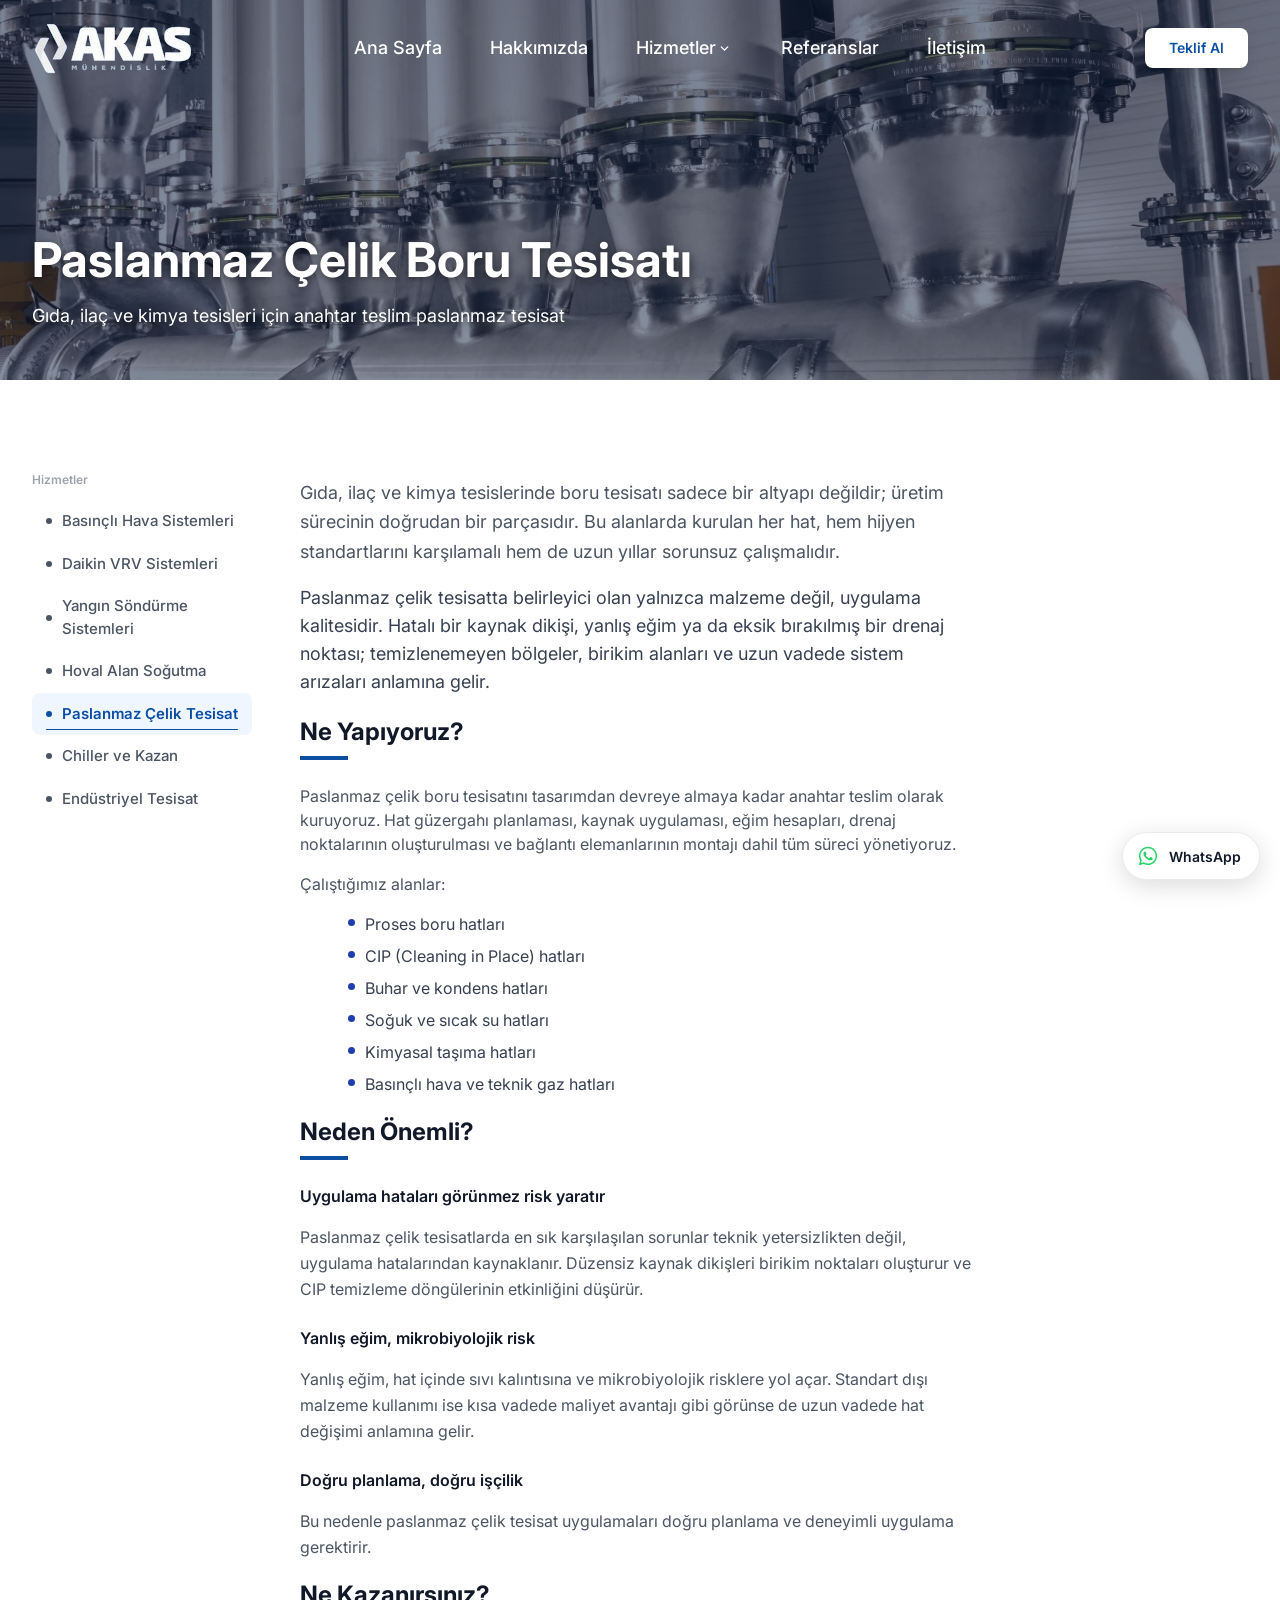
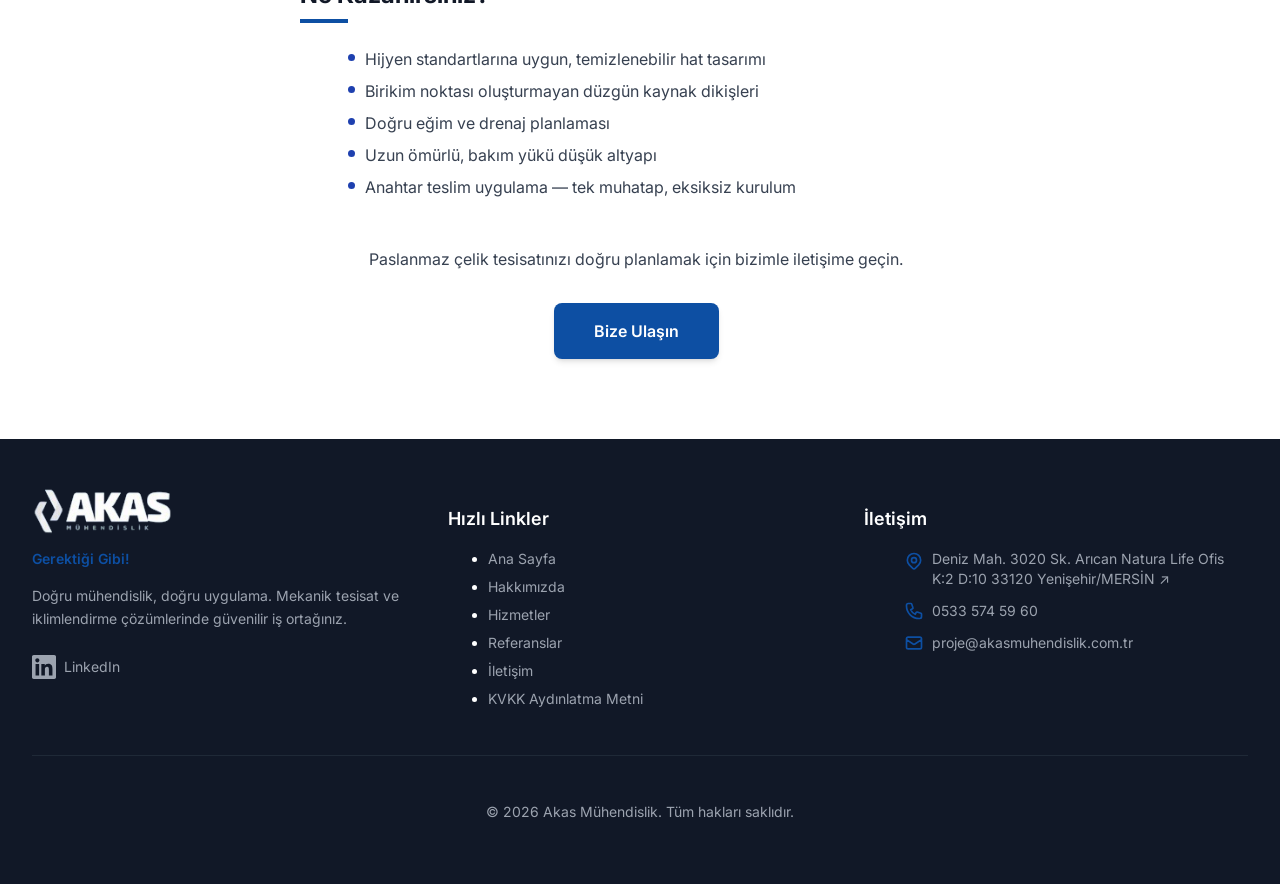
<file: paslanmaz-celik-tesisat.html>
<!DOCTYPE html>
<html lang="tr" class="scroll-smooth">
<head>
    <meta charset="UTF-8">
    <meta name="viewport" content="width=device-width, initial-scale=1.0">
    <link rel="icon" type="image/x-icon" href="favicon.ico">
    <link rel="icon" type="image/png" sizes="32x32" href="favicon-32x32.png">
    <link rel="icon" type="image/png" sizes="16x16" href="favicon-16x16.png">
    <link rel="apple-touch-icon" sizes="180x180" href="apple-touch-icon.png">
    <link rel="icon" type="image/png" sizes="192x192" href="favicon-192x192.png">
    <link rel="icon" type="image/png" sizes="512x512" href="favicon-512x512.png">
    <link rel="manifest" href="site.webmanifest">
    <meta name="theme-color" content="#0d4fa3">
    <title>Paslanmaz Çelik Boru Tesisatı | Akas Mühendislik</title>
    <meta name="description" content="Gıda, ilaç ve kimya tesisleri için paslanmaz çelik boru tesisatı. Proses, CIP, buhar ve kimyasal hatlar dahil anahtar teslim kurulum. Mersin - Akas Mühendislik.">
    <link rel="canonical" href="https://www.akasmuhendislik.com.tr/paslanmaz-celik-tesisat.html">
    <meta property="og:title" content="Paslanmaz Çelik Boru Tesisatı | Akas Mühendislik">
    <meta property="og:description" content="Gıda, ilaç ve kimya tesisleri için paslanmaz çelik boru tesisatı. Proses, CIP, buhar ve kimyasal hatlar dahil anahtar teslim kurulum. Mersin.">
    <meta property="og:url" content="https://www.akasmuhendislik.com.tr/paslanmaz-celik-tesisat.html">
    <meta property="og:type" content="website">
    <meta property="og:locale" content="tr_TR">
    <meta property="og:site_name" content="Akas Mühendislik">
    <meta property="og:image" content="https://www.akasmuhendislik.com.tr/images/paslanmaz-celik-tesisat.webp">
    <meta property="og:image:alt" content="Paslanmaz Çelik Boru Tesisatı - Akas Mühendislik">
    <meta name="twitter:card" content="summary_large_image">
    <meta name="twitter:title" content="Paslanmaz Çelik Boru Tesisatı | Akas Mühendislik">
    <meta name="twitter:description" content="Gıda, ilaç ve kimya tesisleri için paslanmaz çelik boru tesisatı. Proses, CIP, buhar ve kimyasal hatlar dahil anahtar teslim kurulum. Mersin.">
    <meta name="twitter:image" content="https://www.akasmuhendislik.com.tr/images/paslanmaz-celik-tesisat.webp">
    <script type="application/ld+json">
    {
      "@context": "https://schema.org",
      "@type": "Service",
      "name": "Paslanmaz Çelik Boru Tesisatı",
      "description": "Gıda, ilaç ve kimya tesisleri için paslanmaz çelik boru tesisatı. Proses, CIP, buhar ve kimyasal hatlar dahil anahtar teslim kurulum.",
      "provider": {
        "@type": "LocalBusiness",
        "name": "Akas Mühendislik",
        "url": "https://www.akasmuhendislik.com.tr",
        "telephone": "+905335745960",
        "email": "proje@akasmuhendislik.com.tr",
        "address": {
          "@type": "PostalAddress",
          "streetAddress": "Deniz Mah. 3020 Sk. Arıcan Natura Life Ofis K:2 D:10",
          "addressLocality": "Yenişehir",
          "addressRegion": "Mersin",
          "postalCode": "33120",
          "addressCountry": "TR"
        }
      },
      "areaServed": {
        "@type": "Country",
        "name": "TR"
      },
      "serviceType": "Mekanik Tesisat",
      "url": "https://www.akasmuhendislik.com.tr/paslanmaz-celik-tesisat.html"
    }
    </script>
    <link rel="stylesheet" href="styles.css">
    <link rel="preconnect" href="https://fonts.googleapis.com">
    <link rel="preconnect" href="https://fonts.gstatic.com" crossorigin>
    <link href="https://fonts.googleapis.com/css2?family=Inter:wght@400;500;600;700;800&display=swap" rel="stylesheet">
    <style>
        body { font-family: 'Inter', sans-serif; }

        /* Two-column layout */
        .content-layout { display: flex; flex-direction: column; gap: 3rem; align-items: flex-start; }
        @media (min-width: 768px) {
            .content-layout { flex-direction: row; }
        }
        .content-sidebar { width: 100%; flex-shrink: 0; }
        @media (min-width: 768px) {
            .content-sidebar { width: 220px; position: sticky; top: 110px; align-self: flex-start; }
        }

        /* ── Navbar ── */
        .nav-link:hover .nav-underline { width: 100% !important; }

        /* Dropdown */
        .services-dropdown {
            display: none;
            position: absolute;
            top: calc(100% + 12px);
            left: 50%;
            transform: translateX(-50%);
            background: white;
            border-radius: 12px;
            box-shadow: 0 10px 40px rgba(0,0,0,0.12);
            min-width: 240px;
            z-index: 100;
            padding: 8px 0;
            border: 1px solid rgba(0,0,0,0.06);
        }
        .services-dropdown.open { display: block; }
        .services-dropdown a {
            display: block;
            padding: 10px 20px;
            font-size: 14px;
            color: #374151;
            transition: background 0.15s, color 0.15s;
            text-decoration: none;
        }
        .services-dropdown a:hover { background: #f3f4f6; color: var(--color-primary, #1e40af); }
        .services-dropdown a.active { color: var(--color-primary, #1e40af); font-weight: 600; }



        /* ── Mobile Menu ── */
        .mobile-menu-open #mobileMenu { pointer-events: auto; }
        .mobile-menu-open #menuOverlay { opacity: 1; }
        .mobile-menu-open #menuContent { opacity: 1; transform: translateY(0) !important; }
        .mobile-menu-open .hamburger-line:nth-child(1) { transform: rotate(45deg); top: 50% !important; margin-top: -1px; }
        .mobile-menu-open .hamburger-line:nth-child(2) { opacity: 0; }
        .mobile-menu-open .hamburger-line:nth-child(3) { transform: rotate(-45deg); bottom: auto !important; top: 50% !important; margin-top: -1px; }
        .mobile-menu-open .mobile-menu-link { animation: fadeInUp 400ms ease-out forwards; opacity: 0; }
        .mobile-menu-open .mobile-menu-link:nth-child(1) { animation-delay: 100ms; }
        .mobile-menu-open .mobile-menu-link:nth-child(2) { animation-delay: 150ms; }
        .mobile-menu-open .mobile-menu-link:nth-child(3) { animation-delay: 200ms; }
        .mobile-menu-open .mobile-menu-link:nth-child(4) { animation-delay: 250ms; }
        .mobile-menu-open .mobile-menu-link:nth-child(5) { animation-delay: 300ms; }
        @keyframes fadeInUp {
            from { opacity: 0; transform: translateY(20px); }
            to   { opacity: 1; transform: translateY(0); }
        }

        /* ── Hero ── */
        .service-hero {
            position: relative;
            height: 380px;
            overflow: hidden;
            padding-top: 80px; /* navbar yüksekliği */
            box-sizing: border-box;
        }
        .service-hero img {
            width: 100%; height: 100%; object-fit: cover; object-position: top;
            position: absolute; inset: 0;
        }
        .service-hero-overlay {
            position: absolute; inset: 0;
            background: linear-gradient(to bottom, rgba(10,30,60,0.55) 0%, rgba(10,30,60,0.50) 100%);
        }
        .service-hero-content {
            position: relative; z-index: 10;
            text-shadow: 0 2px 8px rgba(0,0,0,0.5);
        }

        /* ── Sidebar ── */
        .sidebar-link {
            display: flex; align-items: center;
            padding: 10px 14px;
            border-radius: 8px;
            font-size: 15px;
            font-weight: 500;
            color: #4b5563;
            text-decoration: none;
            transition: background 0.15s, color 0.15s;
            gap: 10px;
            position: relative;
            overflow: hidden;
        }
        .sidebar-link:hover { background: #f3f4f6; color: #111827; }
        .sidebar-link.active {
            background: #eff6ff;
            color: var(--color-primary, #1e40af);
            font-weight: 600;
        }
        .sidebar-link .dot {
            width: 6px; height: 6px; border-radius: 50%;
            background: currentColor; flex-shrink: 0;
        }
        .sidebar-link::after {
            content: '';
            position: absolute;
            bottom: 5px; left: 14px;
            height: 1.5px;
            width: 0;
            background: var(--color-primary, #1e40af);
            transition: width 0.25s ease;
            border-radius: 2px;
        }
        .sidebar-link:hover::after,
        .sidebar-link.active::after { width: calc(100% - 28px); }

        /* ── Problem list ── */
        .problem-item { /* border-left kaldırıldı */ }

        /* WhatsApp sabit düğme */
        .wa-float {
            position: fixed;
            right: 20px;
            bottom: 20px;
            z-index: 45;
            display: inline-flex;
            align-items: center;
            gap: 10px;
            padding: 12px 18px 12px 14px;
            background: #ffffff;
            color: #111827;
            border: 1px solid rgba(0,0,0,0.08);
            border-radius: 999px;
            box-shadow: 0 6px 24px rgba(0,0,0,0.14);
            font-size: 14px;
            font-weight: 600;
            text-decoration: none;
            transition: transform 0.2s, box-shadow 0.2s;
        }
        .wa-float svg { color: #25D366; flex-shrink: 0; }
        .wa-float:hover { transform: translateY(-2px); box-shadow: 0 10px 28px rgba(0,0,0,0.18); color: #111827; }
        .wa-float .wa-label { white-space: nowrap; }
        @media (max-width: 640px) {
            .wa-float { right: 16px; bottom: 16px; padding: 12px; }
            .wa-float .wa-label { display: none; }
            .wa-float svg { width: 26px; height: 26px; }
        }
        .mobile-menu-open .wa-float { display: none; }
    </style>
</head>
<body class="bg-white text-gray-900">

    <!-- Navbar -->
    <nav id="navbar" class="fixed top-0 left-0 right-0 z-50 transition-all duration-300 py-5 bg-transparent">
        <div class="max-w-7xl mx-auto px-4 sm:px-6 lg:px-8 w-full">
            <div class="flex items-center justify-between">
                <a href="index.html" class="relative h-14 w-auto flex items-center bg-transparent">
                    <img id="logo-white" src="images/logo-white.png" alt="Akas Mühendislik"
                         class="h-14 w-auto object-contain transition-opacity duration-300 bg-transparent" style="max-height: 55px;"/>
                    <img id="logo-dark" src="images/logo-dark.png" alt="Akas Mühendislik"
                         class="h-14 w-auto object-contain absolute top-0 left-0 opacity-0 transition-opacity duration-300 bg-transparent" style="max-height: 55px;"/>
                </a>
                <div class="hidden md:flex items-center space-x-12">
                    <a href="index.html" class="nav-link relative text-lg font-medium text-white hover:text-primary-light transition-colors">
                        Ana Sayfa
                        <span class="nav-underline absolute -bottom-1 left-0 h-0.5 bg-primary transition-all duration-300 w-0"></span>
                    </a>
                    <a href="index.html#about" class="nav-link relative text-lg font-medium text-white hover:text-primary-light transition-colors">
                        Hakkımızda
                        <span class="nav-underline absolute -bottom-1 left-0 h-0.5 bg-primary transition-all duration-300 w-0"></span>
                    </a>
                    <!-- Hizmetler + dropdown -->
                    <div class="relative" id="servicesNavItem">
                        <div class="flex items-center gap-1">
                            <a href="index.html#services" class="nav-link relative text-lg font-medium text-white hover:text-primary-light transition-colors">
                                Hizmetler
                                <span class="nav-underline absolute -bottom-1 left-0 h-0.5 bg-primary transition-all duration-300 w-0"></span>
                            </a>
                            <button id="servicesArrow" onclick="toggleDropdown(event)" aria-label="Hizmetler listesini aç"
                                style="background:none; border:none; cursor:pointer; padding:2px; display:flex; align-items:center;">
                                <svg id="arrowIcon" width="13" height="13" viewBox="0 0 24 24" fill="none" stroke="white" stroke-width="2.5" stroke-linecap="round" stroke-linejoin="round">
                                    <polyline points="6 9 12 15 18 9"/>
                                </svg>
                            </button>
                        </div>
                        <div id="servicesDropdown" class="services-dropdown">
                            <a href="basinc-hava-sistemleri.html">Basınçlı Hava Sistemleri</a>
                            <a href="daikin-vrv-sistemleri.html">Daikin VRV Sistemleri</a>
                            <a href="yangin-sondurme-sistemleri.html">Yangın Söndürme Sistemleri</a>
                            <a href="hoval-alan-sogutma.html">Hoval Alan Soğutma</a>
                            <a href="paslanmaz-celik-tesisat.html" class="active">Paslanmaz Çelik Tesisat</a>
                            <a href="chiller-kazan-sistemleri.html">Chiller ve Kazan Sistemleri</a>
                            <a href="endustriyel-tesisat.html">Endüstriyel Tesisat</a>
                        </div>
                    </div>
                    <a href="index.html#references" class="nav-link relative text-lg font-medium text-white hover:text-primary-light transition-colors">
                        Referanslar
                        <span class="nav-underline absolute -bottom-1 left-0 h-0.5 bg-primary transition-all duration-300 w-0"></span>
                    </a>
                    <a href="index.html#contact" class="nav-link relative text-lg font-medium text-white hover:text-primary-light transition-colors">
                        İletişim
                        <span class="nav-underline absolute -bottom-1 left-0 h-0.5 bg-primary transition-all duration-300 w-0"></span>
                    </a>
                </div>
                <a href="index.html#contact" class="hidden md:block px-6 py-2.5 rounded-lg font-semibold text-sm bg-white text-primary hover:bg-gray-50 shadow-lg hover:shadow-xl transition-all duration-300">
                    Teklif Al
                </a>
                <!-- Mobile Hamburger Button -->
                <button id="menuToggle" aria-label="Menüyü aç" class="md:hidden flex items-center justify-center w-10 h-10 relative z-50 bg-transparent" style="background: transparent; border: none; outline: none;" onclick="toggleMobileMenu()">
                    <div id="hamburgerIcon" class="flex flex-col justify-center items-center w-6 h-5 relative">
                        <span class="hamburger-line bg-white block w-6 h-0.5 rounded-full transition-all duration-300 absolute top-0"></span>
                        <span class="hamburger-line bg-white block w-6 h-0.5 rounded-full transition-all duration-300 absolute top-1/2 -translate-y-1/2"></span>
                        <span class="hamburger-line bg-white block w-6 h-0.5 rounded-full transition-all duration-300 absolute bottom-0"></span>
                    </div>
                </button>
            </div>
        </div>
    </nav>

        <!-- Mobile Full-Screen Overlay Menu -->
    <div id="mobileMenu" class="fixed inset-0 z-40 pointer-events-none">
        <div id="menuOverlay" class="absolute inset-0 bg-primary-dark opacity-0 transition-opacity duration-500"></div>
        <div id="menuContent" class="relative z-10 h-full flex flex-col items-center justify-center opacity-0 transition-all duration-500" style="transform: translateY(20px);">
            <a href="index.html" onclick="closeMobileMenu()" class="mobile-menu-link text-white text-3xl font-bold py-4 transition-all duration-300 hover:text-white/70">Ana Sayfa</a>
            <a href="index.html#about" onclick="closeMobileMenu()" class="mobile-menu-link text-white text-3xl font-bold py-4 transition-all duration-300 hover:text-white/70">Hakkımızda</a>
            <a href="index.html#services" onclick="closeMobileMenu()" class="mobile-menu-link text-white text-3xl font-bold py-4 transition-all duration-300 hover:text-white/70">Hizmetler</a>
            <a href="index.html#references" onclick="closeMobileMenu()" class="mobile-menu-link text-white text-3xl font-bold py-4 transition-all duration-300 hover:text-white/70">Referanslar</a>
            <a href="index.html#contact" onclick="closeMobileMenu()" class="mobile-menu-link text-white text-3xl font-bold py-4 transition-all duration-300 hover:text-white/70">İletişim</a>
            <div class="mt-8">
                <a href="index.html#contact" onclick="closeMobileMenu()" class="inline-block bg-white text-primary font-semibold px-8 py-4 rounded-lg shadow-xl text-lg transition-all duration-300 hover:bg-white/90">
                    Teklif Al
                </a>
            </div>
            <div class="mt-12 text-center">
                <a href="tel:+905335745960" class="text-white/70 text-lg hover:text-white transition-colors">0533 574 59 60</a>
                <div class="mt-3">
                    <a href="https://wa.me/905335745960?text=Merhaba%2C%20projem%20hakk%C4%B1nda%20bilgi%20almak%20istiyorum." target="_blank" rel="noopener" class="text-white/70 text-base hover:text-white transition-colors" style="display:inline-flex; align-items:center; gap:8px;">
                        <svg viewBox="0 0 24 24" width="18" height="18" fill="currentColor" aria-hidden="true"><path d="M12.04 2C6.58 2 2.13 6.45 2.13 11.91c0 1.75.46 3.45 1.32 4.95L2.05 22l5.25-1.38c1.45.79 3.08 1.21 4.74 1.21 5.46 0 9.91-4.45 9.91-9.91C21.95 6.45 17.5 2 12.04 2m0 1.67c4.54 0 8.24 3.7 8.24 8.24 0 4.54-3.7 8.24-8.24 8.24-1.48 0-2.93-.39-4.19-1.15l-.3-.17-3.12.82.83-3.04-.2-.31a8.2 8.2 0 0 1-1.26-4.39c0-4.54 3.7-8.24 8.24-8.24M8.53 7.33c-.16 0-.43.06-.66.31-.22.25-.87.86-.87 2.07 0 1.22.89 2.39 1 2.56.14.17 1.76 2.67 4.25 3.73.59.27 1.05.42 1.41.53.59.19 1.13.16 1.56.1.48-.07 1.46-.6 1.67-1.18.21-.58.21-1.07.15-1.18-.07-.1-.23-.16-.48-.27-.25-.14-1.47-.74-1.69-.82-.23-.08-.37-.12-.56.12-.16.25-.64.81-.78.97-.15.17-.29.19-.53.07-.26-.13-1.06-.39-2-1.23-.74-.66-1.23-1.47-1.38-1.72-.12-.24-.01-.39.11-.5.11-.11.27-.29.37-.44.13-.14.17-.25.25-.41.08-.17.04-.31-.02-.43-.06-.11-.56-1.35-.77-1.84-.2-.48-.4-.42-.56-.43-.14 0-.3-.01-.47-.01"/></svg>
                        WhatsApp'tan yazın
                    </a>
                </div>
            </div>
        </div>
    </div>


    <!-- ════════════════════════════════════════
         HERO
    ════════════════════════════════════════ -->
    <section class="service-hero" style="display:flex; align-items:flex-end; min-height:340px;">
        <img src="images/paslanmaz-celik-tesisat.webp" alt="Paslanmaz Çelik Boru Tesisatı" loading="eager">
        <div class="service-hero-overlay"></div>
        <div class="service-hero-content w-full" style="padding-bottom: 2rem;">
            <div class="max-w-7xl mx-auto px-4 sm:px-6 lg:px-8">
                <h1 class="text-4xl md:text-5xl font-bold text-white mb-3">Paslanmaz Çelik Boru Tesisatı</h1>
                <p class="text-lg text-white max-w-2xl">Gıda, ilaç ve kimya tesisleri için anahtar teslim paslanmaz tesisat</p>
            </div>
        </div>
    </section>


    <!-- ════════════════════════════════════════
         ANA İÇERİK + SIDEBAR
    ════════════════════════════════════════ -->
    <main class="py-14 md:py-20">
        <div class="max-w-7xl mx-auto px-4 sm:px-6 lg:px-8">
            <div class="content-layout">

                <!-- ── Sol Sidebar ── -->
                <aside class="content-sidebar">
                    <p class="text-xs font-semibold uppercase tracking-widest text-gray-400 mb-3 px-2">Hizmetler</p>
                    <nav class="flex flex-col gap-1">
                        <a href="basinc-hava-sistemleri.html"      class="sidebar-link"><span class="dot"></span>Basınçlı Hava Sistemleri</a>
                        <a href="daikin-vrv-sistemleri.html"        class="sidebar-link"><span class="dot"></span>Daikin VRV Sistemleri</a>
                        <a href="yangin-sondurme-sistemleri.html"   class="sidebar-link"><span class="dot"></span>Yangın Söndürme Sistemleri</a>
                        <a href="hoval-alan-sogutma.html"           class="sidebar-link"><span class="dot"></span>Hoval Alan Soğutma</a>
                        <a href="paslanmaz-celik-tesisat.html"      class="sidebar-link active"><span class="dot"></span>Paslanmaz Çelik Tesisat</a>
                        <a href="chiller-kazan-sistemleri.html"     class="sidebar-link"><span class="dot"></span>Chiller ve Kazan</a>
                        <a href="endustriyel-tesisat.html"          class="sidebar-link"><span class="dot"></span>Endüstriyel Tesisat</a>
                    </nav>
                </aside>

                <!-- ── Sağ İçerik ── -->
                <article class="flex-1 max-w-2xl">

                    <!-- Giriş -->
                    <p class="text-lg text-gray-600 leading-relaxed mb-4">
                        Gıda, ilaç ve kimya tesislerinde boru tesisatı sadece bir altyapı değildir; üretim sürecinin doğrudan bir parçasıdır. Bu alanlarda kurulan her hat, hem hijyen standartlarını karşılamalı hem de uzun yıllar sorunsuz çalışmalıdır.
                    </p>
                    <p class="text-lg text-gray-700 mb-14">
                        Paslanmaz çelik tesisatta belirleyici olan yalnızca malzeme değil, uygulama kalitesidir. Hatalı bir kaynak dikişi, yanlış eğim ya da eksik bırakılmış bir drenaj noktası; temizlenemeyen bölgeler, birikim alanları ve uzun vadede sistem arızaları anlamına gelir.
                    </p>

                    <!-- Ne Yapıyoruz -->
                    <h2 class="text-2xl font-bold text-gray-900 mb-2">Ne Yapıyoruz?</h2>
                    <div class="w-12 h-1 bg-primary mb-6"></div>
                    <p class="text-gray-600 mb-4">
                        Paslanmaz çelik boru tesisatını tasarımdan devreye almaya kadar anahtar teslim olarak kuruyoruz. Hat güzergahı planlaması, kaynak uygulaması, eğim hesapları, drenaj noktalarının oluşturulması ve bağlantı elemanlarının montajı dahil tüm süreci yönetiyoruz.
                    </p>
                    <p class="text-gray-600 mb-3">Çalıştığımız alanlar:</p>
                    <ul class="space-y-2 mb-14 text-gray-700 ml-2">
                        <li style="display:flex; align-items:flex-start; gap:10px;"><span style="width:7px;height:7px;border-radius:50%;background:#1e40af;flex-shrink:0;margin-top:7px;"></span>Proses boru hatları</li>
                        <li style="display:flex; align-items:flex-start; gap:10px;"><span style="width:7px;height:7px;border-radius:50%;background:#1e40af;flex-shrink:0;margin-top:7px;"></span>CIP (Cleaning in Place) hatları</li>
                        <li style="display:flex; align-items:flex-start; gap:10px;"><span style="width:7px;height:7px;border-radius:50%;background:#1e40af;flex-shrink:0;margin-top:7px;"></span>Buhar ve kondens hatları</li>
                        <li style="display:flex; align-items:flex-start; gap:10px;"><span style="width:7px;height:7px;border-radius:50%;background:#1e40af;flex-shrink:0;margin-top:7px;"></span>Soğuk ve sıcak su hatları</li>
                        <li style="display:flex; align-items:flex-start; gap:10px;"><span style="width:7px;height:7px;border-radius:50%;background:#1e40af;flex-shrink:0;margin-top:7px;"></span>Kimyasal taşıma hatları</li>
                        <li style="display:flex; align-items:flex-start; gap:10px;"><span style="width:7px;height:7px;border-radius:50%;background:#1e40af;flex-shrink:0;margin-top:7px;"></span>Basınçlı hava ve teknik gaz hatları</li>
                    </ul>

                    <!-- Neden Önemli -->
                    <h2 class="text-2xl font-bold text-gray-900 mb-2">Neden Önemli?</h2>
                    <div class="w-12 h-1 bg-primary mb-6"></div>
                    <div class="space-y-6 mb-14">
                        <div class="problem-item">
                            <h3 class="text-base font-semibold text-gray-900 mb-1">Uygulama hataları görünmez risk yaratır</h3>
                            <p class="text-gray-600 leading-relaxed">Paslanmaz çelik tesisatlarda en sık karşılaşılan sorunlar teknik yetersizlikten değil, uygulama hatalarından kaynaklanır. Düzensiz kaynak dikişleri birikim noktaları oluşturur ve CIP temizleme döngülerinin etkinliğini düşürür.</p>
                        </div>
                        <div class="problem-item">
                            <h3 class="text-base font-semibold text-gray-900 mb-1">Yanlış eğim, mikrobiyolojik risk</h3>
                            <p class="text-gray-600 leading-relaxed">Yanlış eğim, hat içinde sıvı kalıntısına ve mikrobiyolojik risklere yol açar. Standart dışı malzeme kullanımı ise kısa vadede maliyet avantajı gibi görünse de uzun vadede hat değişimi anlamına gelir.</p>
                        </div>
                        <div class="problem-item">
                            <h3 class="text-base font-semibold text-gray-900 mb-1">Doğru planlama, doğru işçilik</h3>
                            <p class="text-gray-600 leading-relaxed">Bu nedenle paslanmaz çelik tesisat uygulamaları doğru planlama ve deneyimli uygulama gerektirir.</p>
                        </div>
                    </div>

                    <!-- Ne Kazanırsınız -->
                    <h2 class="text-2xl font-bold text-gray-900 mb-2">Ne Kazanırsınız?</h2>
                    <div class="w-12 h-1 bg-primary mb-6"></div>
                    <ul class="space-y-2 mb-14 text-gray-700 ml-2">
                        <li style="display:flex; align-items:flex-start; gap:10px;"><span style="width:7px;height:7px;border-radius:50%;background:#1e40af;flex-shrink:0;margin-top:7px;"></span>Hijyen standartlarına uygun, temizlenebilir hat tasarımı</li>
                        <li style="display:flex; align-items:flex-start; gap:10px;"><span style="width:7px;height:7px;border-radius:50%;background:#1e40af;flex-shrink:0;margin-top:7px;"></span>Birikim noktası oluşturmayan düzgün kaynak dikişleri</li>
                        <li style="display:flex; align-items:flex-start; gap:10px;"><span style="width:7px;height:7px;border-radius:50%;background:#1e40af;flex-shrink:0;margin-top:7px;"></span>Doğru eğim ve drenaj planlaması</li>
                        <li style="display:flex; align-items:flex-start; gap:10px;"><span style="width:7px;height:7px;border-radius:50%;background:#1e40af;flex-shrink:0;margin-top:7px;"></span>Uzun ömürlü, bakım yükü düşük altyapı</li>
                        <li style="display:flex; align-items:flex-start; gap:10px;"><span style="width:7px;height:7px;border-radius:50%;background:#1e40af;flex-shrink:0;margin-top:7px;"></span>Anahtar teslim uygulama — tek muhatap, eksiksiz kurulum</li>
                    </ul>

                    <!-- CTA -->
                    <div style="text-align:center; padding-top: 1rem;">
                        <p class="text-gray-700 mb-8">Paslanmaz çelik tesisatınızı doğru planlamak için bizimle iletişime geçin.</p>
                        <a href="index.html#contact"
                           class="inline-block bg-primary hover:bg-primary-dark text-white font-semibold rounded-lg transition-all shadow-md hover:shadow-lg"
                           style="padding: 1rem 2.5rem; font-size: 1rem;">
                            Bize Ulaşın
                        </a>
                    </div>

                </article>
            </div>
        </div>
    </main>


    <!-- ════════════════════════════════════════
         FOOTER
    ════════════════════════════════════════ -->
    <footer class="bg-gray-900 text-white py-12">
        <div class="max-w-7xl mx-auto px-4 sm:px-6 lg:px-8 w-full">
            <div class="grid md:grid-cols-3 gap-8 mb-8">
                <div>
                    <div class="relative h-12 mb-2">
                        <img src="images/logo-white.png" alt="Akas Mühendislik" class="h-12 w-auto object-contain">
                    </div>
                    <p class="text-primary font-semibold text-sm mb-4">Gerektiği Gibi!</p>
                    <p class="text-gray-400 text-sm leading-relaxed">Doğru mühendislik, doğru uygulama. Mekanik tesisat ve iklimlendirme çözümlerinde güvenilir iş ortağınız.</p>
                    <div class="mt-6">
                        <a href="https://www.linkedin.com/company/106318071/" target="_blank" rel="noopener noreferrer" class="inline-flex items-center text-gray-400 hover:text-white transition-colors">
                            <svg class="w-6 h-6" fill="currentColor" viewBox="0 0 24 24">
                                <path d="M20.447 20.452h-3.554v-5.569c0-1.328-.027-3.037-1.852-3.037-1.853 0-2.136 1.445-2.136 2.939v5.667H9.351V9h3.414v1.561h.046c.477-.9 1.637-1.85 3.37-1.85 3.601 0 4.267 2.37 4.267 5.455v6.286zM5.337 7.433c-1.144 0-2.063-.926-2.063-2.065 0-1.138.92-2.063 2.063-2.063 1.14 0 2.064.925 2.064 2.063 0 1.139-.925 2.065-2.064 2.065zm1.782 13.019H3.555V9h3.564v11.452zM22.225 0H1.771C.792 0 0 .774 0 1.729v20.542C0 23.227.792 24 1.771 24h20.451C23.2 24 24 23.227 24 22.271V1.729C24 .774 23.2 0 22.222 0h.003z"/>
                            </svg>
                            <span class="ml-2 text-sm">LinkedIn</span>
                        </a>
                    </div>
                </div>
                <div>
                    <h3 class="font-semibold text-lg mb-4">Hızlı Linkler</h3>
                    <ul class="space-y-2 text-sm">
                        <li><a href="index.html"            class="text-gray-400 hover:text-white transition-colors">Ana Sayfa</a></li>
                        <li><a href="index.html#about"      class="text-gray-400 hover:text-white transition-colors">Hakkımızda</a></li>
                        <li><a href="index.html#services"   class="text-gray-400 hover:text-white transition-colors">Hizmetler</a></li>
                        <li><a href="index.html#references" class="text-gray-400 hover:text-white transition-colors">Referanslar</a></li>
                        <li><a href="index.html#contact"    class="text-gray-400 hover:text-white transition-colors">İletişim</a></li>
                        <li><a href="/aydinlatma-metni.html" target="_blank" class="text-gray-400 hover:text-white transition-colors">KVKK Aydınlatma Metni</a></li>
                    </ul>
                </div>
                <div>
                    <h3 class="font-semibold text-lg mb-4">İletişim</h3>
                    <ul class="space-y-3 text-sm text-gray-400">
                        <li class="flex items-start">
                            <svg class="w-5 h-5 text-primary mr-2 flex-shrink-0 mt-0.5" fill="none" stroke="currentColor" viewBox="0 0 24 24">
                                <path stroke-linecap="round" stroke-linejoin="round" stroke-width="2" d="M17.657 16.657L13.414 20.9a1.998 1.998 0 01-2.827 0l-4.244-4.243a8 8 0 1111.314 0z"/>
                                <path stroke-linecap="round" stroke-linejoin="round" stroke-width="2" d="M15 11a3 3 0 11-6 0 3 3 0 016 0z"/>
                            </svg>
                            <a href="https://maps.google.com/?q=Akas+Mekanik+Mühendislik+Mersin" target="_blank" rel="noopener noreferrer" class="hover:text-white transition-colors">
                                Deniz Mah. 3020 Sk. Arıcan Natura Life Ofis<br>K:2 D:10 33120 Yenişehir/MERSİN ↗
                            </a>
                        </li>
                        <li class="flex items-center">
                            <svg class="w-5 h-5 text-primary mr-2 flex-shrink-0" fill="none" stroke="currentColor" viewBox="0 0 24 24">
                                <path stroke-linecap="round" stroke-linejoin="round" stroke-width="2" d="M3 5a2 2 0 012-2h3.28a1 1 0 01.948.684l1.498 4.493a1 1 0 01-.502 1.21l-2.257 1.13a11.042 11.042 0 005.516 5.516l1.13-2.257a1 1 0 011.21-.502l4.493 1.498a1 1 0 01.684.949V19a2 2 0 01-2 2h-1C9.716 21 3 14.284 3 6V5z"/>
                            </svg>
                            <a href="tel:+905335745960" class="hover:text-white transition-colors">0533 574 59 60</a>
                        </li>
                        <li class="flex items-center">
                            <svg class="w-5 h-5 text-primary mr-2 flex-shrink-0" fill="none" stroke="currentColor" viewBox="0 0 24 24">
                                <path stroke-linecap="round" stroke-linejoin="round" stroke-width="2" d="M3 8l7.89 5.26a2 2 0 002.22 0L21 8M5 19h14a2 2 0 002-2V7a2 2 0 00-2-2H5a2 2 0 00-2 2v10a2 2 0 002 2z"/>
                            </svg>
                            <a href="mailto:proje@akasmuhendislik.com.tr" class="hover:text-white transition-colors">proje@akasmuhendislik.com.tr</a>
                        </li>
                    </ul>
                </div>
            </div>
            <div class="border-t border-gray-800 pt-8 text-center text-sm text-gray-400">
                <p>© 2026 Akas Mühendislik. Tüm hakları saklıdır.</p>
            </div>
        </div>
    </footer>


    <!-- ════════════════════════════════════════
         SCRIPTS
    ════════════════════════════════════════ --><script>
        // ── Dropdown ──
        const dropdownEl = document.getElementById('servicesDropdown');
        const arrowBtn   = document.getElementById('servicesArrow');
        const arrowIcon  = document.getElementById('arrowIcon');

        function toggleDropdown(e) {
            e.stopPropagation();
            const isOpen = dropdownEl.classList.toggle('open');
            arrowBtn.classList.toggle('open', isOpen);
            arrowIcon.style.transform = isOpen ? 'rotate(180deg)' : '';
        }

        document.addEventListener('click', function(e) {
            if (!document.getElementById('servicesNavItem').contains(e.target)) {
                dropdownEl.classList.remove('open');
                arrowBtn.classList.remove('open');
                arrowIcon.style.transform = '';
            }
        });

        // ── Mobile Menu Toggle (index.html ile birebir) ──
        let menuOpen = false;

        function toggleMobileMenu() {
            menuOpen = !menuOpen;
            if (menuOpen) {
                document.body.classList.add('mobile-menu-open');
                document.body.style.overflow = 'hidden';
                document.getElementById('menuToggle').setAttribute('aria-label', 'Menüyü kapat');
                if (window.scrollY > 50) {
                    document.querySelectorAll('.hamburger-line').forEach(line => {
                        line.classList.remove('bg-white');
                        line.classList.add('bg-primary');
                    });
                } else {
                    document.querySelectorAll('.hamburger-line').forEach(line => {
                        line.classList.remove('bg-primary');
                        line.classList.add('bg-white');
                    });
                }
            } else {
                closeMobileMenu();
            }
        }

        function closeMobileMenu() {
            menuOpen = false;
            document.body.classList.remove('mobile-menu-open');
            document.body.style.overflow = '';
            document.getElementById('menuToggle').setAttribute('aria-label', 'Menüyü aç');
            if (window.scrollY > 50) {
                document.querySelectorAll('.hamburger-line').forEach(line => {
                    line.classList.remove('bg-white');
                    line.classList.add('bg-primary');
                });
            }
        }

        // ── Navbar scroll (index.html ile birebir) ──
        window.addEventListener('scroll', function() {
            const navbar = document.getElementById('navbar');
            const logoWhite = document.getElementById('logo-white');
            const logoDark = document.getElementById('logo-dark');

            if (window.scrollY > 50) {
                navbar.classList.remove('bg-transparent', 'py-5');
                navbar.classList.add('backdrop-blur-md', 'shadow-lg', 'py-3', 'mx-4', 'mt-4', 'rounded-2xl'); navbar.style.background = 'rgba(248,249,251,0.97)'; navbar.style.border = '1px solid #e5e7eb';
                navbar.querySelectorAll('.nav-link').forEach(a => {
                    a.classList.remove('text-white');
                    a.classList.add('text-gray-700');
                });
                arrowIcon.setAttribute('stroke', '#374151');
                logoWhite.classList.remove('opacity-100');
                logoWhite.classList.add('opacity-0');
                logoDark.classList.remove('opacity-0');
                logoDark.classList.add('opacity-100');
                if (!menuOpen) {
                    document.querySelectorAll('.hamburger-line').forEach(line => {
                        line.classList.remove('bg-white');
                        line.classList.add('bg-primary');
                    });
                }
            } else {
                navbar.classList.remove('backdrop-blur-md', 'shadow-lg', 'py-3', 'mx-4', 'mt-4', 'rounded-2xl'); navbar.style.background = ''; navbar.style.border = 'none';
                navbar.classList.add('bg-transparent', 'py-5');
                navbar.querySelectorAll('.nav-link').forEach(a => {
                    a.classList.remove('text-gray-700');
                    a.classList.add('text-white');
                });
                arrowIcon.setAttribute('stroke', 'white');
                logoWhite.classList.remove('opacity-0');
                logoWhite.classList.add('opacity-100');
                logoDark.classList.remove('opacity-100');
                logoDark.classList.add('opacity-0');
                if (!menuOpen) {
                    document.querySelectorAll('.hamburger-line').forEach(line => {
                        line.classList.remove('bg-primary');
                        line.classList.add('bg-white');
                    });
                }
            }
        });
    </script>


    <!-- WhatsApp sabit düğme -->
    <a href="https://wa.me/905335745960?text=Merhaba%2C%20projem%20hakk%C4%B1nda%20bilgi%20almak%20istiyorum." target="_blank" rel="noopener" class="wa-float" aria-label="WhatsApp ile yazın">
        <svg viewBox="0 0 24 24" width="22" height="22" fill="currentColor" aria-hidden="true"><path d="M12.04 2C6.58 2 2.13 6.45 2.13 11.91c0 1.75.46 3.45 1.32 4.95L2.05 22l5.25-1.38c1.45.79 3.08 1.21 4.74 1.21 5.46 0 9.91-4.45 9.91-9.91C21.95 6.45 17.5 2 12.04 2m0 1.67c4.54 0 8.24 3.7 8.24 8.24 0 4.54-3.7 8.24-8.24 8.24-1.48 0-2.93-.39-4.19-1.15l-.3-.17-3.12.82.83-3.04-.2-.31a8.2 8.2 0 0 1-1.26-4.39c0-4.54 3.7-8.24 8.24-8.24M8.53 7.33c-.16 0-.43.06-.66.31-.22.25-.87.86-.87 2.07 0 1.22.89 2.39 1 2.56.14.17 1.76 2.67 4.25 3.73.59.27 1.05.42 1.41.53.59.19 1.13.16 1.56.1.48-.07 1.46-.6 1.67-1.18.21-.58.21-1.07.15-1.18-.07-.1-.23-.16-.48-.27-.25-.14-1.47-.74-1.69-.82-.23-.08-.37-.12-.56.12-.16.25-.64.81-.78.97-.15.17-.29.19-.53.07-.26-.13-1.06-.39-2-1.23-.74-.66-1.23-1.47-1.38-1.72-.12-.24-.01-.39.11-.5.11-.11.27-.29.37-.44.13-.14.17-.25.25-.41.08-.17.04-.31-.02-.43-.06-.11-.56-1.35-.77-1.84-.2-.48-.4-.42-.56-.43-.14 0-.3-.01-.47-.01"/></svg>
        <span class="wa-label">WhatsApp</span>
    </a>

</body>
</html>
</file>
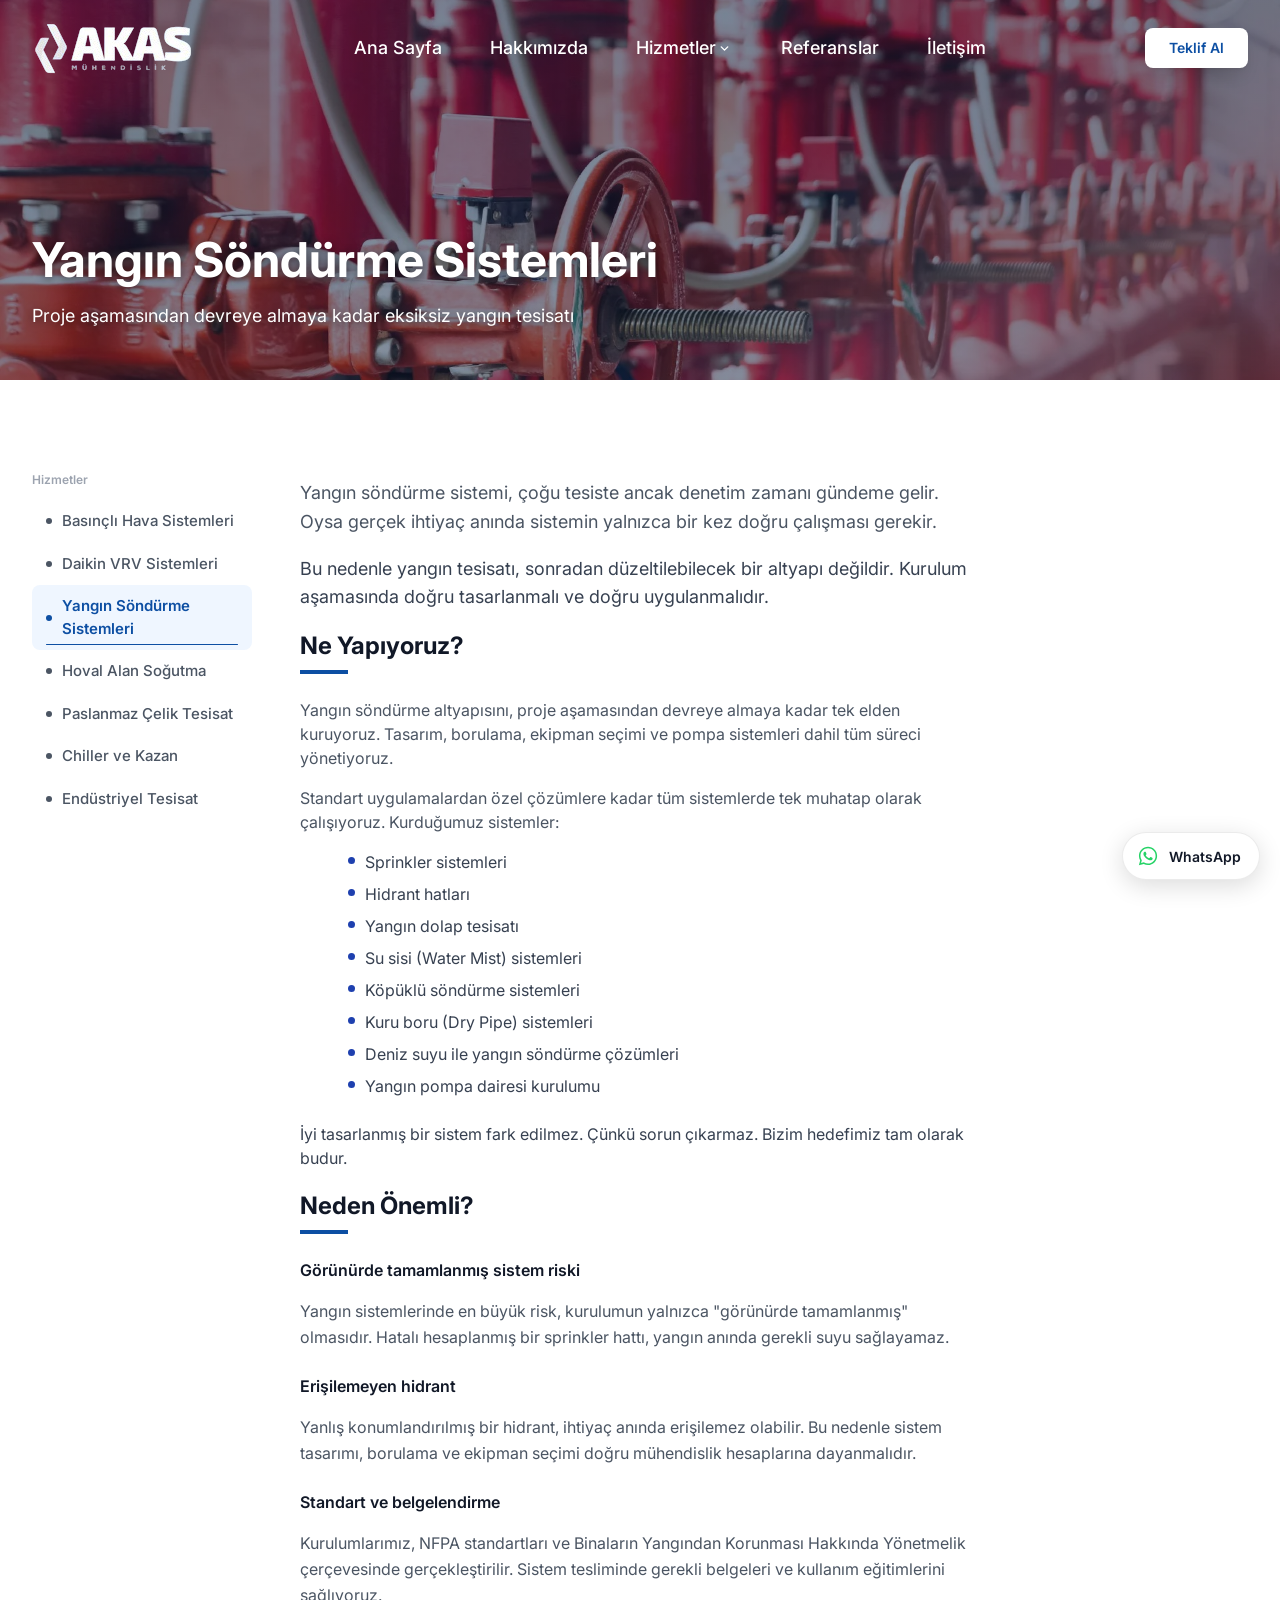
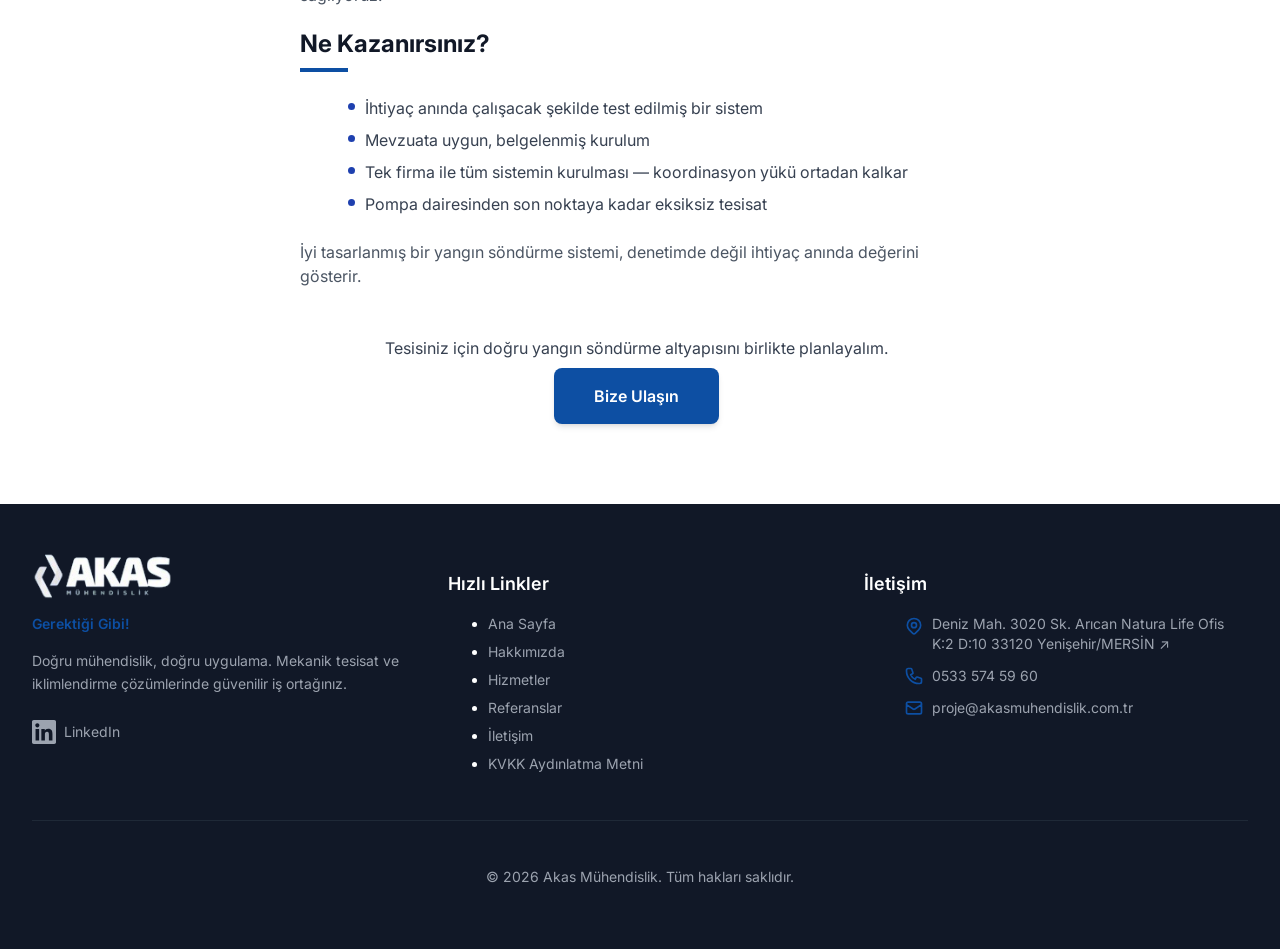
<file: yangin-sondurme-sistemleri.html>
<!DOCTYPE html>
<html lang="tr" class="scroll-smooth">
<head>
    <meta charset="UTF-8">
    <meta name="viewport" content="width=device-width, initial-scale=1.0">
    <link rel="icon" type="image/x-icon" href="favicon.ico">
    <link rel="icon" type="image/png" sizes="32x32" href="favicon-32x32.png">
    <link rel="icon" type="image/png" sizes="16x16" href="favicon-16x16.png">
    <link rel="apple-touch-icon" sizes="180x180" href="apple-touch-icon.png">
    <link rel="icon" type="image/png" sizes="192x192" href="favicon-192x192.png">
    <link rel="icon" type="image/png" sizes="512x512" href="favicon-512x512.png">
    <link rel="manifest" href="site.webmanifest">
    <meta name="theme-color" content="#0d4fa3">
    <title>Yangın Söndürme Sistemleri | Akas Mühendislik</title>
    <meta name="description" content="Sprinkler, hidrant, su sisi, köpüklü ve kuru boru sistemleri dahil eksiksiz yangın söndürme tesisatı. NFPA ve yönetmelik uyumlu kurulum. Mersin - Akas Mühendislik.">
    <link rel="canonical" href="https://www.akasmuhendislik.com.tr/yangin-sondurme-sistemleri.html">
    <meta property="og:title" content="Yangın Söndürme Sistemleri | Akas Mühendislik">
    <meta property="og:description" content="Sprinkler, hidrant, su sisi, köpüklü ve kuru boru sistemleri dahil eksiksiz yangın söndürme tesisatı. NFPA ve yönetmelik uyumlu kurulum. Mersin.">
    <meta property="og:url" content="https://www.akasmuhendislik.com.tr/yangin-sondurme-sistemleri.html">
    <meta property="og:type" content="website">
    <meta property="og:locale" content="tr_TR">
    <meta property="og:site_name" content="Akas Mühendislik">
    <meta property="og:image" content="https://www.akasmuhendislik.com.tr/images/yangin-sondurme-sistemleri.webp">
    <meta property="og:image:alt" content="Yangın Söndürme Sistemleri - Akas Mühendislik">
    <meta name="twitter:card" content="summary_large_image">
    <meta name="twitter:title" content="Yangın Söndürme Sistemleri | Akas Mühendislik">
    <meta name="twitter:description" content="Sprinkler, hidrant, su sisi, köpüklü ve kuru boru sistemleri dahil eksiksiz yangın söndürme tesisatı. NFPA ve yönetmelik uyumlu kurulum. Mersin.">
    <meta name="twitter:image" content="https://www.akasmuhendislik.com.tr/images/yangin-sondurme-sistemleri.webp">
    <script type="application/ld+json">
    {
      "@context": "https://schema.org",
      "@type": "Service",
      "name": "Yangın Söndürme Sistemleri",
      "description": "Sprinkler, hidrant, su sisi, köpüklü ve kuru boru sistemleri dahil eksiksiz yangın söndürme tesisatı. NFPA ve yönetmelik uyumlu kurulum.",
      "provider": {
        "@type": "LocalBusiness",
        "name": "Akas Mühendislik",
        "url": "https://www.akasmuhendislik.com.tr",
        "telephone": "+905335745960",
        "email": "proje@akasmuhendislik.com.tr",
        "address": {
          "@type": "PostalAddress",
          "streetAddress": "Deniz Mah. 3020 Sk. Arıcan Natura Life Ofis K:2 D:10",
          "addressLocality": "Yenişehir",
          "addressRegion": "Mersin",
          "postalCode": "33120",
          "addressCountry": "TR"
        }
      },
      "areaServed": {
        "@type": "Country",
        "name": "TR"
      },
      "serviceType": "Mekanik Tesisat",
      "url": "https://www.akasmuhendislik.com.tr/yangin-sondurme-sistemleri.html"
    }
    </script>
    <link rel="stylesheet" href="styles.css">
    <link rel="preconnect" href="https://fonts.googleapis.com">
    <link rel="preconnect" href="https://fonts.gstatic.com" crossorigin>
    <link href="https://fonts.googleapis.com/css2?family=Inter:wght@400;500;600;700;800&display=swap" rel="stylesheet">
    <style>
        body { font-family: 'Inter', sans-serif; }

        /* Two-column layout */
        .content-layout { display: flex; flex-direction: column; gap: 3rem; align-items: flex-start; }
        @media (min-width: 768px) {
            .content-layout { flex-direction: row; }
        }
        .content-sidebar { width: 100%; flex-shrink: 0; }
        @media (min-width: 768px) {
            .content-sidebar { width: 220px; position: sticky; top: 110px; align-self: flex-start; }
        }

        /* ── Navbar ── */
        .nav-link:hover .nav-underline { width: 100% !important; }

        /* Dropdown */
        .services-dropdown {
            display: none;
            position: absolute;
            top: calc(100% + 12px);
            left: 50%;
            transform: translateX(-50%);
            background: white;
            border-radius: 12px;
            box-shadow: 0 10px 40px rgba(0,0,0,0.12);
            min-width: 240px;
            z-index: 100;
            padding: 8px 0;
            border: 1px solid rgba(0,0,0,0.06);
        }
        .services-dropdown.open { display: block; }
        .services-dropdown a {
            display: block;
            padding: 10px 20px;
            font-size: 14px;
            color: #374151;
            transition: background 0.15s, color 0.15s;
            text-decoration: none;
        }
        .services-dropdown a:hover { background: #f3f4f6; color: var(--color-primary, #1e40af); }
        .services-dropdown a.active { color: var(--color-primary, #1e40af); font-weight: 600; }



        /* ── Mobile Menu ── */
        .mobile-menu-open #mobileMenu { pointer-events: auto; }
        .mobile-menu-open #menuOverlay { opacity: 1; }
        .mobile-menu-open #menuContent { opacity: 1; transform: translateY(0) !important; }
        .mobile-menu-open .hamburger-line:nth-child(1) { transform: rotate(45deg); top: 50% !important; margin-top: -1px; }
        .mobile-menu-open .hamburger-line:nth-child(2) { opacity: 0; }
        .mobile-menu-open .hamburger-line:nth-child(3) { transform: rotate(-45deg); bottom: auto !important; top: 50% !important; margin-top: -1px; }
        .mobile-menu-open .mobile-menu-link { animation: fadeInUp 400ms ease-out forwards; opacity: 0; }
        .mobile-menu-open .mobile-menu-link:nth-child(1) { animation-delay: 100ms; }
        .mobile-menu-open .mobile-menu-link:nth-child(2) { animation-delay: 150ms; }
        .mobile-menu-open .mobile-menu-link:nth-child(3) { animation-delay: 200ms; }
        .mobile-menu-open .mobile-menu-link:nth-child(4) { animation-delay: 250ms; }
        .mobile-menu-open .mobile-menu-link:nth-child(5) { animation-delay: 300ms; }
        @keyframes fadeInUp {
            from { opacity: 0; transform: translateY(20px); }
            to   { opacity: 1; transform: translateY(0); }
        }

        /* ── Hero ── */
        .service-hero {
            position: relative;
            height: 380px;
            overflow: hidden;
            padding-top: 80px; /* navbar yüksekliği */
            box-sizing: border-box;
        }
        .service-hero img {
            width: 100%; height: 100%; object-fit: cover;
            position: absolute; inset: 0;
        }
        .service-hero-overlay {
            position: absolute; inset: 0;
            background: linear-gradient(to bottom, rgba(10,30,60,0.55) 0%, rgba(10,30,60,0.50) 100%);
        }
        .service-hero-content {
            position: relative; z-index: 10;
            text-shadow: 0 2px 8px rgba(0,0,0,0.5);
        }

        /* ── Sidebar ── */
        .sidebar-link {
            display: flex; align-items: center;
            padding: 10px 14px;
            border-radius: 8px;
            font-size: 15px;
            font-weight: 500;
            color: #4b5563;
            text-decoration: none;
            transition: background 0.15s, color 0.15s;
            gap: 10px;
            position: relative;
            overflow: hidden;
        }
        .sidebar-link:hover { background: #f3f4f6; color: #111827; }
        .sidebar-link.active {
            background: #eff6ff;
            color: var(--color-primary, #1e40af);
            font-weight: 600;
        }
        .sidebar-link .dot {
            width: 6px; height: 6px; border-radius: 50%;
            background: currentColor; flex-shrink: 0;
        }
        .sidebar-link::after {
            content: '';
            position: absolute;
            bottom: 5px; left: 14px;
            height: 1.5px;
            width: 0;
            background: var(--color-primary, #1e40af);
            transition: width 0.25s ease;
            border-radius: 2px;
        }
        .sidebar-link:hover::after,
        .sidebar-link.active::after { width: calc(100% - 28px); }

        /* ── Problem list ── */
        .problem-item { /* border-left kaldırıldı */ }

        /* WhatsApp sabit düğme */
        .wa-float {
            position: fixed;
            right: 20px;
            bottom: 20px;
            z-index: 45;
            display: inline-flex;
            align-items: center;
            gap: 10px;
            padding: 12px 18px 12px 14px;
            background: #ffffff;
            color: #111827;
            border: 1px solid rgba(0,0,0,0.08);
            border-radius: 999px;
            box-shadow: 0 6px 24px rgba(0,0,0,0.14);
            font-size: 14px;
            font-weight: 600;
            text-decoration: none;
            transition: transform 0.2s, box-shadow 0.2s;
        }
        .wa-float svg { color: #25D366; flex-shrink: 0; }
        .wa-float:hover { transform: translateY(-2px); box-shadow: 0 10px 28px rgba(0,0,0,0.18); color: #111827; }
        .wa-float .wa-label { white-space: nowrap; }
        @media (max-width: 640px) {
            .wa-float { right: 16px; bottom: 16px; padding: 12px; }
            .wa-float .wa-label { display: none; }
            .wa-float svg { width: 26px; height: 26px; }
        }
        .mobile-menu-open .wa-float { display: none; }
    </style>
</head>
<body class="bg-white text-gray-900">

    <!-- Navbar -->
    <nav id="navbar" class="fixed top-0 left-0 right-0 z-50 transition-all duration-300 py-5 bg-transparent">
        <div class="max-w-7xl mx-auto px-4 sm:px-6 lg:px-8 w-full">
            <div class="flex items-center justify-between">
                <a href="index.html" class="relative h-14 w-auto flex items-center bg-transparent">
                    <img id="logo-white" src="images/logo-white.png" alt="Akas Mühendislik"
                         class="h-14 w-auto object-contain transition-opacity duration-300 bg-transparent" style="max-height: 55px;"/>
                    <img id="logo-dark" src="images/logo-dark.png" alt="Akas Mühendislik"
                         class="h-14 w-auto object-contain absolute top-0 left-0 opacity-0 transition-opacity duration-300 bg-transparent" style="max-height: 55px;"/>
                </a>
                <div class="hidden md:flex items-center space-x-12">
                    <a href="index.html" class="nav-link relative text-lg font-medium text-white hover:text-primary-light transition-colors">
                        Ana Sayfa
                        <span class="nav-underline absolute -bottom-1 left-0 h-0.5 bg-primary transition-all duration-300 w-0"></span>
                    </a>
                    <a href="index.html#about" class="nav-link relative text-lg font-medium text-white hover:text-primary-light transition-colors">
                        Hakkımızda
                        <span class="nav-underline absolute -bottom-1 left-0 h-0.5 bg-primary transition-all duration-300 w-0"></span>
                    </a>
                    <!-- Hizmetler + dropdown -->
                    <div class="relative" id="servicesNavItem">
                        <div class="flex items-center gap-1">
                            <a href="index.html#services" class="nav-link relative text-lg font-medium text-white hover:text-primary-light transition-colors">
                                Hizmetler
                                <span class="nav-underline absolute -bottom-1 left-0 h-0.5 bg-primary transition-all duration-300 w-0"></span>
                            </a>
                            <button id="servicesArrow" onclick="toggleDropdown(event)" aria-label="Hizmetler listesini aç"
                                style="background:none; border:none; cursor:pointer; padding:2px; display:flex; align-items:center;">
                                <svg id="arrowIcon" width="13" height="13" viewBox="0 0 24 24" fill="none" stroke="white" stroke-width="2.5" stroke-linecap="round" stroke-linejoin="round">
                                    <polyline points="6 9 12 15 18 9"/>
                                </svg>
                            </button>
                        </div>
                        <div id="servicesDropdown" class="services-dropdown">
                            <a href="basinc-hava-sistemleri.html">Basınçlı Hava Sistemleri</a>
                            <a href="daikin-vrv-sistemleri.html">Daikin VRV Sistemleri</a>
                            <a href="yangin-sondurme-sistemleri.html" class="active">Yangın Söndürme Sistemleri</a>
                            <a href="hoval-alan-sogutma.html">Hoval Alan Soğutma</a>
                            <a href="paslanmaz-celik-tesisat.html">Paslanmaz Çelik Tesisat</a>
                            <a href="chiller-kazan-sistemleri.html">Chiller ve Kazan Sistemleri</a>
                            <a href="endustriyel-tesisat.html">Endüstriyel Tesisat</a>
                        </div>
                    </div>
                    <a href="index.html#references" class="nav-link relative text-lg font-medium text-white hover:text-primary-light transition-colors">
                        Referanslar
                        <span class="nav-underline absolute -bottom-1 left-0 h-0.5 bg-primary transition-all duration-300 w-0"></span>
                    </a>
                    <a href="index.html#contact" class="nav-link relative text-lg font-medium text-white hover:text-primary-light transition-colors">
                        İletişim
                        <span class="nav-underline absolute -bottom-1 left-0 h-0.5 bg-primary transition-all duration-300 w-0"></span>
                    </a>
                </div>
                <a href="index.html#contact" class="hidden md:block px-6 py-2.5 rounded-lg font-semibold text-sm bg-white text-primary hover:bg-gray-50 shadow-lg hover:shadow-xl transition-all duration-300">
                    Teklif Al
                </a>
                <!-- Mobile Hamburger Button -->
                <button id="menuToggle" aria-label="Menüyü aç" class="md:hidden flex items-center justify-center w-10 h-10 relative z-50 bg-transparent" style="background: transparent; border: none; outline: none;" onclick="toggleMobileMenu()">
                    <div id="hamburgerIcon" class="flex flex-col justify-center items-center w-6 h-5 relative">
                        <span class="hamburger-line bg-white block w-6 h-0.5 rounded-full transition-all duration-300 absolute top-0"></span>
                        <span class="hamburger-line bg-white block w-6 h-0.5 rounded-full transition-all duration-300 absolute top-1/2 -translate-y-1/2"></span>
                        <span class="hamburger-line bg-white block w-6 h-0.5 rounded-full transition-all duration-300 absolute bottom-0"></span>
                    </div>
                </button>
            </div>
        </div>
    </nav>

        <!-- Mobile Full-Screen Overlay Menu -->
    <div id="mobileMenu" class="fixed inset-0 z-40 pointer-events-none">
        <div id="menuOverlay" class="absolute inset-0 bg-primary-dark opacity-0 transition-opacity duration-500"></div>
        <div id="menuContent" class="relative z-10 h-full flex flex-col items-center justify-center opacity-0 transition-all duration-500" style="transform: translateY(20px);">
            <a href="index.html" onclick="closeMobileMenu()" class="mobile-menu-link text-white text-3xl font-bold py-4 transition-all duration-300 hover:text-white/70">Ana Sayfa</a>
            <a href="index.html#about" onclick="closeMobileMenu()" class="mobile-menu-link text-white text-3xl font-bold py-4 transition-all duration-300 hover:text-white/70">Hakkımızda</a>
            <a href="index.html#services" onclick="closeMobileMenu()" class="mobile-menu-link text-white text-3xl font-bold py-4 transition-all duration-300 hover:text-white/70">Hizmetler</a>
            <a href="index.html#references" onclick="closeMobileMenu()" class="mobile-menu-link text-white text-3xl font-bold py-4 transition-all duration-300 hover:text-white/70">Referanslar</a>
            <a href="index.html#contact" onclick="closeMobileMenu()" class="mobile-menu-link text-white text-3xl font-bold py-4 transition-all duration-300 hover:text-white/70">İletişim</a>
            <div class="mt-8">
                <a href="index.html#contact" onclick="closeMobileMenu()" class="inline-block bg-white text-primary font-semibold px-8 py-4 rounded-lg shadow-xl text-lg transition-all duration-300 hover:bg-white/90">
                    Teklif Al
                </a>
            </div>
            <div class="mt-12 text-center">
                <a href="tel:+905335745960" class="text-white/70 text-lg hover:text-white transition-colors">0533 574 59 60</a>
                <div class="mt-3">
                    <a href="https://wa.me/905335745960?text=Merhaba%2C%20projem%20hakk%C4%B1nda%20bilgi%20almak%20istiyorum." target="_blank" rel="noopener" class="text-white/70 text-base hover:text-white transition-colors" style="display:inline-flex; align-items:center; gap:8px;">
                        <svg viewBox="0 0 24 24" width="18" height="18" fill="currentColor" aria-hidden="true"><path d="M12.04 2C6.58 2 2.13 6.45 2.13 11.91c0 1.75.46 3.45 1.32 4.95L2.05 22l5.25-1.38c1.45.79 3.08 1.21 4.74 1.21 5.46 0 9.91-4.45 9.91-9.91C21.95 6.45 17.5 2 12.04 2m0 1.67c4.54 0 8.24 3.7 8.24 8.24 0 4.54-3.7 8.24-8.24 8.24-1.48 0-2.93-.39-4.19-1.15l-.3-.17-3.12.82.83-3.04-.2-.31a8.2 8.2 0 0 1-1.26-4.39c0-4.54 3.7-8.24 8.24-8.24M8.53 7.33c-.16 0-.43.06-.66.31-.22.25-.87.86-.87 2.07 0 1.22.89 2.39 1 2.56.14.17 1.76 2.67 4.25 3.73.59.27 1.05.42 1.41.53.59.19 1.13.16 1.56.1.48-.07 1.46-.6 1.67-1.18.21-.58.21-1.07.15-1.18-.07-.1-.23-.16-.48-.27-.25-.14-1.47-.74-1.69-.82-.23-.08-.37-.12-.56.12-.16.25-.64.81-.78.97-.15.17-.29.19-.53.07-.26-.13-1.06-.39-2-1.23-.74-.66-1.23-1.47-1.38-1.72-.12-.24-.01-.39.11-.5.11-.11.27-.29.37-.44.13-.14.17-.25.25-.41.08-.17.04-.31-.02-.43-.06-.11-.56-1.35-.77-1.84-.2-.48-.4-.42-.56-.43-.14 0-.3-.01-.47-.01"/></svg>
                        WhatsApp'tan yazın
                    </a>
                </div>
            </div>
        </div>
    </div>


    <!-- ════════════════════════════════════════
         HERO
    ════════════════════════════════════════ -->
    <section class="service-hero" style="display:flex; align-items:flex-end; min-height:340px;">
        <img src="images/yangin-sondurme-sistemleri.webp" alt="Yangın Söndürme Sistemleri" loading="eager">
        <div class="service-hero-overlay"></div>
        <div class="service-hero-content w-full" style="padding-bottom: 2rem;">
            <div class="max-w-7xl mx-auto px-4 sm:px-6 lg:px-8">
                <h1 class="text-4xl md:text-5xl font-bold text-white mb-3">Yangın Söndürme Sistemleri</h1>
                <p class="text-lg text-white max-w-2xl">Proje aşamasından devreye almaya kadar eksiksiz yangın tesisatı</p>
            </div>
        </div>
    </section>


    <!-- ════════════════════════════════════════
         ANA İÇERİK + SIDEBAR
    ════════════════════════════════════════ -->
    <main class="py-14 md:py-20">
        <div class="max-w-7xl mx-auto px-4 sm:px-6 lg:px-8">
            <div class="content-layout">

                <!-- ── Sol Sidebar ── -->
                <aside class="content-sidebar">
                    <p class="text-xs font-semibold uppercase tracking-widest text-gray-400 mb-3 px-2">Hizmetler</p>
                    <nav class="flex flex-col gap-1">
                        <a href="basinc-hava-sistemleri.html"      class="sidebar-link"><span class="dot"></span>Basınçlı Hava Sistemleri</a>
                        <a href="daikin-vrv-sistemleri.html"        class="sidebar-link"><span class="dot"></span>Daikin VRV Sistemleri</a>
                        <a href="yangin-sondurme-sistemleri.html"   class="sidebar-link active"><span class="dot"></span>Yangın Söndürme Sistemleri</a>
                        <a href="hoval-alan-sogutma.html"           class="sidebar-link"><span class="dot"></span>Hoval Alan Soğutma</a>
                        <a href="paslanmaz-celik-tesisat.html"      class="sidebar-link"><span class="dot"></span>Paslanmaz Çelik Tesisat</a>
                        <a href="chiller-kazan-sistemleri.html"     class="sidebar-link"><span class="dot"></span>Chiller ve Kazan</a>
                        <a href="endustriyel-tesisat.html"          class="sidebar-link"><span class="dot"></span>Endüstriyel Tesisat</a>
                    </nav>
                </aside>

                <!-- ── Sağ İçerik ── -->
                <article class="flex-1 max-w-2xl">

                    <!-- Giriş -->
                    <p class="text-lg text-gray-600 leading-relaxed mb-4">
                        Yangın söndürme sistemi, çoğu tesiste ancak denetim zamanı gündeme gelir. Oysa gerçek ihtiyaç anında sistemin yalnızca bir kez doğru çalışması gerekir.
                    </p>
                    <p class="text-lg text-gray-700 mb-14">
                        Bu nedenle yangın tesisatı, sonradan düzeltilebilecek bir altyapı değildir. Kurulum aşamasında doğru tasarlanmalı ve doğru uygulanmalıdır.
                    </p>

                    <!-- Ne Yapıyoruz -->
                    <h2 class="text-2xl font-bold text-gray-900 mb-2">Ne Yapıyoruz?</h2>
                    <div class="w-12 h-1 bg-primary mb-6"></div>
                    <p class="text-gray-600 mb-4">
                        Yangın söndürme altyapısını, proje aşamasından devreye almaya kadar tek elden kuruyoruz. Tasarım, borulama, ekipman seçimi ve pompa sistemleri dahil tüm süreci yönetiyoruz.
                    </p>
                    <p class="text-gray-600 mb-3">
                        Standart uygulamalardan özel çözümlere kadar tüm sistemlerde tek muhatap olarak çalışıyoruz. Kurduğumuz sistemler:
                    </p>
                    <ul class="space-y-2 mb-6 text-gray-700 ml-2">
                        <li style="display:flex; align-items:flex-start; gap:10px;"><span style="width:7px;height:7px;border-radius:50%;background:#1e40af;flex-shrink:0;margin-top:7px;"></span>Sprinkler sistemleri</li>
                        <li style="display:flex; align-items:flex-start; gap:10px;"><span style="width:7px;height:7px;border-radius:50%;background:#1e40af;flex-shrink:0;margin-top:7px;"></span>Hidrant hatları</li>
                        <li style="display:flex; align-items:flex-start; gap:10px;"><span style="width:7px;height:7px;border-radius:50%;background:#1e40af;flex-shrink:0;margin-top:7px;"></span>Yangın dolap tesisatı</li>
                        <li style="display:flex; align-items:flex-start; gap:10px;"><span style="width:7px;height:7px;border-radius:50%;background:#1e40af;flex-shrink:0;margin-top:7px;"></span>Su sisi (Water Mist) sistemleri</li>
                        <li style="display:flex; align-items:flex-start; gap:10px;"><span style="width:7px;height:7px;border-radius:50%;background:#1e40af;flex-shrink:0;margin-top:7px;"></span>Köpüklü söndürme sistemleri</li>
                        <li style="display:flex; align-items:flex-start; gap:10px;"><span style="width:7px;height:7px;border-radius:50%;background:#1e40af;flex-shrink:0;margin-top:7px;"></span>Kuru boru (Dry Pipe) sistemleri</li>
                        <li style="display:flex; align-items:flex-start; gap:10px;"><span style="width:7px;height:7px;border-radius:50%;background:#1e40af;flex-shrink:0;margin-top:7px;"></span>Deniz suyu ile yangın söndürme çözümleri</li>
                        <li style="display:flex; align-items:flex-start; gap:10px;"><span style="width:7px;height:7px;border-radius:50%;background:#1e40af;flex-shrink:0;margin-top:7px;"></span>Yangın pompa dairesi kurulumu</li>
                    </ul>
                    <p class="text-gray-700 mb-14">
                        İyi tasarlanmış bir sistem fark edilmez. Çünkü sorun çıkarmaz. Bizim hedefimiz tam olarak budur.
                    </p>

                    <!-- Neden Önemli -->
                    <h2 class="text-2xl font-bold text-gray-900 mb-2">Neden Önemli?</h2>
                    <div class="w-12 h-1 bg-primary mb-6"></div>
                    <div class="space-y-6 mb-14">
                        <div class="problem-item">
                            <h3 class="text-base font-semibold text-gray-900 mb-1">Görünürde tamamlanmış sistem riski</h3>
                            <p class="text-gray-600 leading-relaxed">Yangın sistemlerinde en büyük risk, kurulumun yalnızca "görünürde tamamlanmış" olmasıdır. Hatalı hesaplanmış bir sprinkler hattı, yangın anında gerekli suyu sağlayamaz.</p>
                        </div>
                        <div class="problem-item">
                            <h3 class="text-base font-semibold text-gray-900 mb-1">Erişilemeyen hidrant</h3>
                            <p class="text-gray-600 leading-relaxed">Yanlış konumlandırılmış bir hidrant, ihtiyaç anında erişilemez olabilir. Bu nedenle sistem tasarımı, borulama ve ekipman seçimi doğru mühendislik hesaplarına dayanmalıdır.</p>
                        </div>
                        <div class="problem-item">
                            <h3 class="text-base font-semibold text-gray-900 mb-1">Standart ve belgelendirme</h3>
                            <p class="text-gray-600 leading-relaxed">Kurulumlarımız, NFPA standartları ve Binaların Yangından Korunması Hakkında Yönetmelik çerçevesinde gerçekleştirilir. Sistem tesliminde gerekli belgeleri ve kullanım eğitimlerini sağlıyoruz.</p>
                        </div>
                    </div>

                    <!-- Ne Kazanırsınız -->
                    <h2 class="text-2xl font-bold text-gray-900 mb-2">Ne Kazanırsınız?</h2>
                    <div class="w-12 h-1 bg-primary mb-6"></div>
                    <ul class="space-y-2 mb-6 text-gray-700 ml-2">
                        <li style="display:flex; align-items:flex-start; gap:10px;"><span style="width:7px;height:7px;border-radius:50%;background:#1e40af;flex-shrink:0;margin-top:7px;"></span>İhtiyaç anında çalışacak şekilde test edilmiş bir sistem</li>
                        <li style="display:flex; align-items:flex-start; gap:10px;"><span style="width:7px;height:7px;border-radius:50%;background:#1e40af;flex-shrink:0;margin-top:7px;"></span>Mevzuata uygun, belgelenmiş kurulum</li>
                        <li style="display:flex; align-items:flex-start; gap:10px;"><span style="width:7px;height:7px;border-radius:50%;background:#1e40af;flex-shrink:0;margin-top:7px;"></span>Tek firma ile tüm sistemin kurulması — koordinasyon yükü ortadan kalkar</li>
                        <li style="display:flex; align-items:flex-start; gap:10px;"><span style="width:7px;height:7px;border-radius:50%;background:#1e40af;flex-shrink:0;margin-top:7px;"></span>Pompa dairesinden son noktaya kadar eksiksiz tesisat</li>
                    </ul>
                    <p class="text-gray-600 mb-14">
                        İyi tasarlanmış bir yangın söndürme sistemi, denetimde değil ihtiyaç anında değerini gösterir.
                    </p>

                    <!-- CTA -->
                    <div style="text-align:center; padding-top: 1rem;">
                        <p class="text-gray-700 mb-2">Tesisiniz için doğru yangın söndürme altyapısını birlikte planlayalım.</p>
                        <a href="index.html#contact"
                           class="inline-block bg-primary hover:bg-primary-dark text-white font-semibold rounded-lg transition-all shadow-md hover:shadow-lg"
                           style="padding: 1rem 2.5rem; font-size: 1rem;">
                            Bize Ulaşın
                        </a>
                    </div>

                </article>
            </div>
        </div>
    </main>


    <!-- ════════════════════════════════════════
         FOOTER
    ════════════════════════════════════════ -->
    <footer class="bg-gray-900 text-white py-12">
        <div class="max-w-7xl mx-auto px-4 sm:px-6 lg:px-8 w-full">
            <div class="grid md:grid-cols-3 gap-8 mb-8">
                <div>
                    <div class="relative h-12 mb-2">
                        <img src="images/logo-white.png" alt="Akas Mühendislik" class="h-12 w-auto object-contain">
                    </div>
                    <p class="text-primary font-semibold text-sm mb-4">Gerektiği Gibi!</p>
                    <p class="text-gray-400 text-sm leading-relaxed">Doğru mühendislik, doğru uygulama. Mekanik tesisat ve iklimlendirme çözümlerinde güvenilir iş ortağınız.</p>
                    <div class="mt-6">
                        <a href="https://www.linkedin.com/company/106318071/" target="_blank" rel="noopener noreferrer" class="inline-flex items-center text-gray-400 hover:text-white transition-colors">
                            <svg class="w-6 h-6" fill="currentColor" viewBox="0 0 24 24">
                                <path d="M20.447 20.452h-3.554v-5.569c0-1.328-.027-3.037-1.852-3.037-1.853 0-2.136 1.445-2.136 2.939v5.667H9.351V9h3.414v1.561h.046c.477-.9 1.637-1.85 3.37-1.85 3.601 0 4.267 2.37 4.267 5.455v6.286zM5.337 7.433c-1.144 0-2.063-.926-2.063-2.065 0-1.138.92-2.063 2.063-2.063 1.14 0 2.064.925 2.064 2.063 0 1.139-.925 2.065-2.064 2.065zm1.782 13.019H3.555V9h3.564v11.452zM22.225 0H1.771C.792 0 0 .774 0 1.729v20.542C0 23.227.792 24 1.771 24h20.451C23.2 24 24 23.227 24 22.271V1.729C24 .774 23.2 0 22.222 0h.003z"/>
                            </svg>
                            <span class="ml-2 text-sm">LinkedIn</span>
                        </a>
                    </div>
                </div>
                <div>
                    <h3 class="font-semibold text-lg mb-4">Hızlı Linkler</h3>
                    <ul class="space-y-2 text-sm">
                        <li><a href="index.html"            class="text-gray-400 hover:text-white transition-colors">Ana Sayfa</a></li>
                        <li><a href="index.html#about"      class="text-gray-400 hover:text-white transition-colors">Hakkımızda</a></li>
                        <li><a href="index.html#services"   class="text-gray-400 hover:text-white transition-colors">Hizmetler</a></li>
                        <li><a href="index.html#references" class="text-gray-400 hover:text-white transition-colors">Referanslar</a></li>
                        <li><a href="index.html#contact"    class="text-gray-400 hover:text-white transition-colors">İletişim</a></li>
                        <li><a href="/aydinlatma-metni.html" target="_blank" class="text-gray-400 hover:text-white transition-colors">KVKK Aydınlatma Metni</a></li>
                    </ul>
                </div>
                <div>
                    <h3 class="font-semibold text-lg mb-4">İletişim</h3>
                    <ul class="space-y-3 text-sm text-gray-400">
                        <li class="flex items-start">
                            <svg class="w-5 h-5 text-primary mr-2 flex-shrink-0 mt-0.5" fill="none" stroke="currentColor" viewBox="0 0 24 24">
                                <path stroke-linecap="round" stroke-linejoin="round" stroke-width="2" d="M17.657 16.657L13.414 20.9a1.998 1.998 0 01-2.827 0l-4.244-4.243a8 8 0 1111.314 0z"/>
                                <path stroke-linecap="round" stroke-linejoin="round" stroke-width="2" d="M15 11a3 3 0 11-6 0 3 3 0 016 0z"/>
                            </svg>
                            <a href="https://maps.google.com/?q=Akas+Mekanik+Mühendislik+Mersin" target="_blank" rel="noopener noreferrer" class="hover:text-white transition-colors">
                                Deniz Mah. 3020 Sk. Arıcan Natura Life Ofis<br>K:2 D:10 33120 Yenişehir/MERSİN ↗
                            </a>
                        </li>
                        <li class="flex items-center">
                            <svg class="w-5 h-5 text-primary mr-2 flex-shrink-0" fill="none" stroke="currentColor" viewBox="0 0 24 24">
                                <path stroke-linecap="round" stroke-linejoin="round" stroke-width="2" d="M3 5a2 2 0 012-2h3.28a1 1 0 01.948.684l1.498 4.493a1 1 0 01-.502 1.21l-2.257 1.13a11.042 11.042 0 005.516 5.516l1.13-2.257a1 1 0 011.21-.502l4.493 1.498a1 1 0 01.684.949V19a2 2 0 01-2 2h-1C9.716 21 3 14.284 3 6V5z"/>
                            </svg>
                            <a href="tel:+905335745960" class="hover:text-white transition-colors">0533 574 59 60</a>
                        </li>
                        <li class="flex items-center">
                            <svg class="w-5 h-5 text-primary mr-2 flex-shrink-0" fill="none" stroke="currentColor" viewBox="0 0 24 24">
                                <path stroke-linecap="round" stroke-linejoin="round" stroke-width="2" d="M3 8l7.89 5.26a2 2 0 002.22 0L21 8M5 19h14a2 2 0 002-2V7a2 2 0 00-2-2H5a2 2 0 00-2 2v10a2 2 0 002 2z"/>
                            </svg>
                            <a href="mailto:proje@akasmuhendislik.com.tr" class="hover:text-white transition-colors">proje@akasmuhendislik.com.tr</a>
                        </li>
                    </ul>
                </div>
            </div>
            <div class="border-t border-gray-800 pt-8 text-center text-sm text-gray-400">
                <p>© 2026 Akas Mühendislik. Tüm hakları saklıdır.</p>
            </div>
        </div>
    </footer>


    <!-- ════════════════════════════════════════
         SCRIPTS
    ════════════════════════════════════════ --><script>
        // ── Dropdown ──
        const dropdownEl = document.getElementById('servicesDropdown');
        const arrowBtn   = document.getElementById('servicesArrow');
        const arrowIcon  = document.getElementById('arrowIcon');

        function toggleDropdown(e) {
            e.stopPropagation();
            const isOpen = dropdownEl.classList.toggle('open');
            arrowBtn.classList.toggle('open', isOpen);
            arrowIcon.style.transform = isOpen ? 'rotate(180deg)' : '';
        }

        document.addEventListener('click', function(e) {
            if (!document.getElementById('servicesNavItem').contains(e.target)) {
                dropdownEl.classList.remove('open');
                arrowBtn.classList.remove('open');
                arrowIcon.style.transform = '';
            }
        });

        // ── Mobile Menu Toggle (index.html ile birebir) ──
        let menuOpen = false;

        function toggleMobileMenu() {
            menuOpen = !menuOpen;
            if (menuOpen) {
                document.body.classList.add('mobile-menu-open');
                document.body.style.overflow = 'hidden';
                document.getElementById('menuToggle').setAttribute('aria-label', 'Menüyü kapat');
                if (window.scrollY > 50) {
                    document.querySelectorAll('.hamburger-line').forEach(line => {
                        line.classList.remove('bg-white');
                        line.classList.add('bg-primary');
                    });
                } else {
                    document.querySelectorAll('.hamburger-line').forEach(line => {
                        line.classList.remove('bg-primary');
                        line.classList.add('bg-white');
                    });
                }
            } else {
                closeMobileMenu();
            }
        }

        function closeMobileMenu() {
            menuOpen = false;
            document.body.classList.remove('mobile-menu-open');
            document.body.style.overflow = '';
            document.getElementById('menuToggle').setAttribute('aria-label', 'Menüyü aç');
            if (window.scrollY > 50) {
                document.querySelectorAll('.hamburger-line').forEach(line => {
                    line.classList.remove('bg-white');
                    line.classList.add('bg-primary');
                });
            }
        }

        // ── Navbar scroll (index.html ile birebir) ──
        window.addEventListener('scroll', function() {
            const navbar = document.getElementById('navbar');
            const logoWhite = document.getElementById('logo-white');
            const logoDark = document.getElementById('logo-dark');

            if (window.scrollY > 50) {
                navbar.classList.remove('bg-transparent', 'py-5');
                navbar.classList.add('backdrop-blur-md', 'shadow-lg', 'py-3', 'mx-4', 'mt-4', 'rounded-2xl'); navbar.style.background = 'rgba(248,249,251,0.97)'; navbar.style.border = '1px solid #e5e7eb';
                navbar.querySelectorAll('.nav-link').forEach(a => {
                    a.classList.remove('text-white');
                    a.classList.add('text-gray-700');
                });
                arrowIcon.setAttribute('stroke', '#374151');
                logoWhite.classList.remove('opacity-100');
                logoWhite.classList.add('opacity-0');
                logoDark.classList.remove('opacity-0');
                logoDark.classList.add('opacity-100');
                if (!menuOpen) {
                    document.querySelectorAll('.hamburger-line').forEach(line => {
                        line.classList.remove('bg-white');
                        line.classList.add('bg-primary');
                    });
                }
            } else {
                navbar.classList.remove('backdrop-blur-md', 'shadow-lg', 'py-3', 'mx-4', 'mt-4', 'rounded-2xl'); navbar.style.background = ''; navbar.style.border = 'none';
                navbar.classList.add('bg-transparent', 'py-5');
                navbar.querySelectorAll('.nav-link').forEach(a => {
                    a.classList.remove('text-gray-700');
                    a.classList.add('text-white');
                });
                arrowIcon.setAttribute('stroke', 'white');
                logoWhite.classList.remove('opacity-0');
                logoWhite.classList.add('opacity-100');
                logoDark.classList.remove('opacity-100');
                logoDark.classList.add('opacity-0');
                if (!menuOpen) {
                    document.querySelectorAll('.hamburger-line').forEach(line => {
                        line.classList.remove('bg-primary');
                        line.classList.add('bg-white');
                    });
                }
            }
        });
    </script>


    <!-- WhatsApp sabit düğme -->
    <a href="https://wa.me/905335745960?text=Merhaba%2C%20projem%20hakk%C4%B1nda%20bilgi%20almak%20istiyorum." target="_blank" rel="noopener" class="wa-float" aria-label="WhatsApp ile yazın">
        <svg viewBox="0 0 24 24" width="22" height="22" fill="currentColor" aria-hidden="true"><path d="M12.04 2C6.58 2 2.13 6.45 2.13 11.91c0 1.75.46 3.45 1.32 4.95L2.05 22l5.25-1.38c1.45.79 3.08 1.21 4.74 1.21 5.46 0 9.91-4.45 9.91-9.91C21.95 6.45 17.5 2 12.04 2m0 1.67c4.54 0 8.24 3.7 8.24 8.24 0 4.54-3.7 8.24-8.24 8.24-1.48 0-2.93-.39-4.19-1.15l-.3-.17-3.12.82.83-3.04-.2-.31a8.2 8.2 0 0 1-1.26-4.39c0-4.54 3.7-8.24 8.24-8.24M8.53 7.33c-.16 0-.43.06-.66.31-.22.25-.87.86-.87 2.07 0 1.22.89 2.39 1 2.56.14.17 1.76 2.67 4.25 3.73.59.27 1.05.42 1.41.53.59.19 1.13.16 1.56.1.48-.07 1.46-.6 1.67-1.18.21-.58.21-1.07.15-1.18-.07-.1-.23-.16-.48-.27-.25-.14-1.47-.74-1.69-.82-.23-.08-.37-.12-.56.12-.16.25-.64.81-.78.97-.15.17-.29.19-.53.07-.26-.13-1.06-.39-2-1.23-.74-.66-1.23-1.47-1.38-1.72-.12-.24-.01-.39.11-.5.11-.11.27-.29.37-.44.13-.14.17-.25.25-.41.08-.17.04-.31-.02-.43-.06-.11-.56-1.35-.77-1.84-.2-.48-.4-.42-.56-.43-.14 0-.3-.01-.47-.01"/></svg>
        <span class="wa-label">WhatsApp</span>
    </a>

</body>
</html>
</file>
<file: styles.css>
/* Tailwind Base Reset */
*, ::before, ::after {
    box-sizing: border-box;
    border-width: 0;
    border-style: solid;
    border-color: #e5e7eb;
}
html { line-height: 1.5; -webkit-text-size-adjust: 100%; tab-size: 4; font-family: ui-sans-serif, system-ui, sans-serif, "Apple Color Emoji", "Segoe UI Emoji"; }
body { margin: 0; line-height: inherit; }
h1, h2, h3, h4, h5, h6 { font-size: inherit; font-weight: inherit; }
a { color: inherit; text-decoration: inherit; }
b, strong { font-weight: bolder; }
small { font-size: 80%; }
button, input, textarea, select { font-family: inherit; font-size: 100%; line-height: inherit; color: inherit; margin: 0; padding: 0; }
button, [role="button"] { cursor: pointer; }
textarea { resize: vertical; }
input::placeholder, textarea::placeholder { opacity: 1; color: #9ca3af; }
img, svg, video, canvas, audio, iframe, embed, object { display: block; vertical-align: middle; }
img, video { max-width: 100%; height: auto; }
[hidden] { display: none; }

/* Custom Theme Colors */
:root {
    --color-primary: #0D4FA3;
    --color-primary-light: #1565C0;
    --color-primary-dark: #0A3D82;
}

/* Layout & Display */
.fixed { position: fixed; }
.absolute { position: absolute; }
.relative { position: relative; }
.block { display: block; }
.inline-block { display: inline-block; }
.inline-flex { display: inline-flex; }
.flex { display: flex; }
.grid { display: grid; }
.hidden { display: none; }
.overflow-hidden { overflow: hidden; }
.transform { transform: translate(var(--tw-translate-x,0),var(--tw-translate-y,0)) rotate(var(--tw-rotate,0)) skewX(var(--tw-skew-x,0)) skewY(var(--tw-skew-y,0)) scaleX(var(--tw-scale-x,1)) scaleY(var(--tw-scale-y,1)); }

/* Positioning */
.inset-0 { inset: 0px; }
.top-0 { top: 0px; }
.top-12 { top: 3rem; }
.top-1\/2 { top: 50%; }
.bottom-0 { bottom: 0px; }
.bottom-8 { bottom: 2rem; }
.left-0 { left: 0px; }
.left-4 { left: 1rem; }
.left-1\/2 { left: 50%; }
.left-\[10\%\] { left: 10%; }
.right-0 { right: 0px; }
.right-4 { right: 1rem; }
.right-\[10\%\] { right: 10%; }

/* Z-Index */
.z-10 { z-index: 10; }
.z-20 { z-index: 20; }
.z-30 { z-index: 30; }
.z-40 { z-index: 40; }
.z-50 { z-index: 50; }

/* Flexbox */
.flex-shrink-0 { flex-shrink: 0; }
.items-center { align-items: center; }
.items-start { align-items: flex-start; }
.justify-center { justify-content: center; }
.justify-between { justify-content: space-between; }

/* Grid */
.grid-cols-1 { grid-template-columns: repeat(1, minmax(0, 1fr)); }
.grid-cols-2 { grid-template-columns: repeat(2, minmax(0, 1fr)); }
.grid-cols-12 { grid-template-columns: repeat(12, minmax(0, 1fr)); }
.col-span-12 { grid-column: span 12 / span 12; }

/* Gap */
.gap-2 { gap: 0.5rem; }
.gap-8 { gap: 2rem; }
.gap-12 { gap: 3rem; }

/* Space */
.space-x-3 > :not([hidden]) ~ :not([hidden]) { margin-left: 0.75rem; }
.space-x-12 > :not([hidden]) ~ :not([hidden]) { margin-left: 3rem; }
.space-y-2 > :not([hidden]) ~ :not([hidden]) { margin-top: 0.5rem; }
.space-y-3 > :not([hidden]) ~ :not([hidden]) { margin-top: 0.75rem; }
.space-y-6 > :not([hidden]) ~ :not([hidden]) { margin-top: 1.5rem; }

/* Width */
.w-0 { width: 0px; }
.w-3 { width: 0.75rem; }
.w-4 { width: 1rem; }
.w-5 { width: 1.25rem; }
.w-6 { width: 1.5rem; }
.w-10 { width: 2.5rem; }
.w-12 { width: 3rem; }
.w-24 { width: 6rem; }
.w-64 { width: 16rem; }
.w-auto { width: auto; }
.w-full { width: 100%; }
.max-w-full { max-width: 100%; }
.max-w-2xl { max-width: 42rem; }
.max-w-7xl { max-width: 80rem; }

/* Height */
.h-0\.5 { height: 0.125rem; }
.h-1 { height: 0.25rem; }
.h-3 { height: 0.75rem; }
.h-4 { height: 1rem; }
.h-5 { height: 1.25rem; }
.h-6 { height: 1.5rem; }
.h-10 { height: 2.5rem; }
.h-12 { height: 3rem; }
.h-14 { height: 3.5rem; }
.h-24 { height: 6rem; }
.h-32 { height: 8rem; }
.h-72 { height: 18rem; }
.h-80 { height: 20rem; }
.h-96 { height: 24rem; }
.h-full { height: 100%; }
.h-screen { height: 100vh; }
.max-h-20 { max-height: 5rem; }

/* Margin */
.mx-6 { margin-left: 1.5rem; margin-right: 1.5rem; }
.mx-auto { margin-left: auto; margin-right: auto; }
.mt-0\.5 { margin-top: 0.125rem; }
.mt-1 { margin-top: 0.25rem; }
.mt-4 { margin-top: 1rem; }
.mt-6 { margin-top: 1.5rem; }
.mt-8 { margin-top: 2rem; }
.mt-10 { margin-top: 2.5rem; }
.mb-1 { margin-bottom: 0.25rem; }
.mb-2 { margin-bottom: 0.5rem; }
.mb-3 { margin-bottom: 0.75rem; }
.mb-4 { margin-bottom: 1rem; }
.mb-6 { margin-bottom: 1.5rem; }
.mb-8 { margin-bottom: 2rem; }
.mb-16 { margin-bottom: 4rem; }
.mb-20 { margin-bottom: 5rem; }
.ml-2 { margin-left: 0.5rem; }
.ml-3 { margin-left: 0.75rem; }
.ml-4 { margin-left: 1rem; }
.mr-2 { margin-right: 0.5rem; }

/* Padding */
.p-3 { padding: 0.75rem; }
.p-4 { padding: 1rem; }
.p-6 { padding: 1.5rem; }
.p-8 { padding: 2rem; }
.p-10 { padding: 2.5rem; }
.px-4 { padding-left: 1rem; padding-right: 1rem; }
.px-6 { padding-left: 1.5rem; padding-right: 1.5rem; }
.px-8 { padding-left: 2rem; padding-right: 2rem; }
.py-3 { padding-top: 0.75rem; padding-bottom: 0.75rem; }
.py-4 { padding-top: 1rem; padding-bottom: 1rem; }
.py-5 { padding-top: 1.25rem; padding-bottom: 1.25rem; }
.py-12 { padding-top: 3rem; padding-bottom: 3rem; }
.py-2\.5 { padding-top: 0.625rem; padding-bottom: 0.625rem; }
.pt-8 { padding-top: 2rem; }

/* Transform */
.-translate-x-1\/2 { --tw-translate-x: -50%; transform: translateX(-50%) translateY(var(--tw-translate-y, 0)); }
.-translate-y-1\/2 { --tw-translate-y: -50%; transform: translateX(var(--tw-translate-x, 0)) translateY(-50%); }

/* Typography */
.text-xs { font-size: 0.75rem; line-height: 1rem; }
.text-sm { font-size: 0.875rem; line-height: 1.25rem; }
.text-base { font-size: 1rem; line-height: 1.5rem; }
.text-lg { font-size: 1.125rem; line-height: 1.75rem; }
.text-xl { font-size: 1.25rem; line-height: 1.75rem; }
.text-2xl { font-size: 1.5rem; line-height: 2rem; }
.text-3xl { font-size: 1.875rem; line-height: 2.25rem; }
.text-4xl { font-size: 2.25rem; line-height: 2.5rem; }
.text-5xl { font-size: 3rem; line-height: 1; }
.font-medium { font-weight: 500; }
.font-semibold { font-weight: 600; }
.font-bold { font-weight: 700; }
.leading-tight { line-height: 1.25; }
.leading-relaxed { line-height: 1.625; }
.text-center { text-align: center; }
.break-all { word-break: break-all; }
.resize-none { resize: none; }

/* Text Colors */
.text-white { color: #ffffff; }
.text-white\/80 { color: rgb(255 255 255 / 0.8); }
.text-white\/90 { color: rgb(255 255 255 / 0.9); }
.text-gray-400 { color: #9ca3af; }
.text-gray-600 { color: #4b5563; }
.text-gray-700 { color: #374151; }
.text-gray-900 { color: #111827; }
.text-primary { color: #0D4FA3; }
.text-red-500 { color: #ef4444; }
.text-red-800 { color: #991b1b; }
.text-green-800 { color: #166534; }

/* Background Colors */
.bg-white { background-color: #ffffff; }
.bg-white\/20 { background-color: rgb(255 255 255 / 0.2); }
.bg-white\/50 { background-color: rgb(255 255 255 / 0.5); }
.bg-transparent { background-color: transparent; }
.bg-gray-50 { background-color: #f9fafb; }
.bg-gray-900 { background-color: #111827; }
.bg-primary { background-color: #0D4FA3; }
.bg-primary\/10 { background-color: rgb(13 79 163 / 0.1); }
.bg-primary\/30 { background-color: rgb(13 79 163 / 0.3); }
.bg-green-50 { background-color: #f0fdf4; }
.bg-red-50 { background-color: #fef2f2; }

/* Gradients */
.bg-gradient-to-r { background-image: linear-gradient(to right, var(--tw-gradient-stops)); }
.bg-gradient-to-t { background-image: linear-gradient(to top, var(--tw-gradient-stops)); }
.from-black\/70 { --tw-gradient-from: rgb(0 0 0 / 0.7) var(--tw-gradient-from-position); --tw-gradient-to: rgb(0 0 0 / 0) var(--tw-gradient-to-position); --tw-gradient-stops: var(--tw-gradient-from), var(--tw-gradient-to); }
.from-black\/80 { --tw-gradient-from: rgb(0 0 0 / 0.8) var(--tw-gradient-from-position); --tw-gradient-to: rgb(0 0 0 / 0) var(--tw-gradient-to-position); --tw-gradient-stops: var(--tw-gradient-from), var(--tw-gradient-to); }
.from-blue-900\/80 { --tw-gradient-from: rgb(30 58 138 / 0.8) var(--tw-gradient-from-position); --tw-gradient-to: rgb(30 58 138 / 0) var(--tw-gradient-to-position); --tw-gradient-stops: var(--tw-gradient-from), var(--tw-gradient-to); }
.from-cyan-900\/80 { --tw-gradient-from: rgb(22 78 99 / 0.8) var(--tw-gradient-from-position); --tw-gradient-to: rgb(22 78 99 / 0) var(--tw-gradient-to-position); --tw-gradient-stops: var(--tw-gradient-from), var(--tw-gradient-to); }
.from-gray-900\/80 { --tw-gradient-from: rgb(17 24 39 / 0.8) var(--tw-gradient-from-position); --tw-gradient-to: rgb(17 24 39 / 0) var(--tw-gradient-to-position); --tw-gradient-stops: var(--tw-gradient-from), var(--tw-gradient-to); }
.from-orange-900\/80 { --tw-gradient-from: rgb(124 45 18 / 0.8) var(--tw-gradient-from-position); --tw-gradient-to: rgb(124 45 18 / 0) var(--tw-gradient-to-position); --tw-gradient-stops: var(--tw-gradient-from), var(--tw-gradient-to); }
.from-primary\/80 { --tw-gradient-from: rgb(13 79 163 / 0.8) var(--tw-gradient-from-position); --tw-gradient-to: rgb(13 79 163 / 0) var(--tw-gradient-to-position); --tw-gradient-stops: var(--tw-gradient-from), var(--tw-gradient-to); }
.from-red-900\/80 { --tw-gradient-from: rgb(127 29 29 / 0.8) var(--tw-gradient-from-position); --tw-gradient-to: rgb(127 29 29 / 0) var(--tw-gradient-to-position); --tw-gradient-stops: var(--tw-gradient-from), var(--tw-gradient-to); }
.via-black\/40 { --tw-gradient-to: rgb(0 0 0 / 0) var(--tw-gradient-to-position); --tw-gradient-stops: var(--tw-gradient-from), rgb(0 0 0 / 0.4) var(--tw-gradient-via-position), var(--tw-gradient-to); }
.via-black\/50 { --tw-gradient-to: rgb(0 0 0 / 0) var(--tw-gradient-to-position); --tw-gradient-stops: var(--tw-gradient-from), rgb(0 0 0 / 0.5) var(--tw-gradient-via-position), var(--tw-gradient-to); }
.via-blue-900\/40 { --tw-gradient-to: rgb(30 58 138 / 0) var(--tw-gradient-to-position); --tw-gradient-stops: var(--tw-gradient-from), rgb(30 58 138 / 0.4) var(--tw-gradient-via-position), var(--tw-gradient-to); }
.via-cyan-900\/40 { --tw-gradient-to: rgb(22 78 99 / 0) var(--tw-gradient-to-position); --tw-gradient-stops: var(--tw-gradient-from), rgb(22 78 99 / 0.4) var(--tw-gradient-via-position), var(--tw-gradient-to); }
.via-gray-900\/40 { --tw-gradient-to: rgb(17 24 39 / 0) var(--tw-gradient-to-position); --tw-gradient-stops: var(--tw-gradient-from), rgb(17 24 39 / 0.4) var(--tw-gradient-via-position), var(--tw-gradient-to); }
.via-orange-900\/40 { --tw-gradient-to: rgb(124 45 18 / 0) var(--tw-gradient-to-position); --tw-gradient-stops: var(--tw-gradient-from), rgb(124 45 18 / 0.4) var(--tw-gradient-via-position), var(--tw-gradient-to); }
.via-primary\/40 { --tw-gradient-to: rgb(13 79 163 / 0) var(--tw-gradient-to-position); --tw-gradient-stops: var(--tw-gradient-from), rgb(13 79 163 / 0.4) var(--tw-gradient-via-position), var(--tw-gradient-to); }
.via-red-900\/40 { --tw-gradient-to: rgb(127 29 29 / 0) var(--tw-gradient-to-position); --tw-gradient-stops: var(--tw-gradient-from), rgb(127 29 29 / 0.4) var(--tw-gradient-via-position), var(--tw-gradient-to); }
.to-transparent { --tw-gradient-to: transparent var(--tw-gradient-to-position); }

/* Borders */
.border { border-width: 1px; }
.border-4 { border-width: 4px; }
.border-t { border-top-width: 1px; }
.border-gray-300 { border-color: #d1d5db; }
.border-gray-800 { border-color: #1f2937; }
.border-green-200 { border-color: #bbf7d0; }
.border-red-200 { border-color: #fecaca; }
.border-primary { border-color: #0D4FA3; }
.rounded { border-radius: 0.25rem; }
.rounded-md { border-radius: 0.375rem; }
.rounded-lg { border-radius: 0.5rem; }
.rounded-2xl { border-radius: 1rem; }
.rounded-full { border-radius: 9999px; }

/* Shadows */
.shadow-md { box-shadow: 0 4px 6px -1px rgb(0 0 0 / 0.1), 0 2px 4px -2px rgb(0 0 0 / 0.1); }
.shadow-lg { box-shadow: 0 10px 15px -3px rgb(0 0 0 / 0.1), 0 4px 6px -4px rgb(0 0 0 / 0.1); }
.shadow-xl { box-shadow: 0 20px 25px -5px rgb(0 0 0 / 0.1), 0 8px 10px -6px rgb(0 0 0 / 0.1); }

/* Opacity & Filters */
.opacity-0 { opacity: 0; }
.opacity-70 { opacity: 0.7; }
.opacity-100 { opacity: 1; }
.grayscale { filter: grayscale(100%); }
.backdrop-blur-sm { backdrop-filter: blur(4px); }

/* Object Fit */
.object-cover { object-fit: cover; }
.object-contain { object-fit: contain; }

/* Cursor */
.cursor-pointer { cursor: pointer; }

/* Transitions */
.transition-all { transition-property: all; transition-timing-function: cubic-bezier(0.4, 0, 0.2, 1); transition-duration: 150ms; }
.transition-colors { transition-property: color, background-color, border-color, text-decoration-color, fill, stroke; transition-timing-function: cubic-bezier(0.4, 0, 0.2, 1); transition-duration: 150ms; }
.transition-opacity { transition-property: opacity; transition-timing-function: cubic-bezier(0.4, 0, 0.2, 1); transition-duration: 150ms; }
.transition-transform { transition-property: transform; transition-timing-function: cubic-bezier(0.4, 0, 0.2, 1); transition-duration: 150ms; }
.duration-300 { transition-duration: 300ms; }
.duration-500 { transition-duration: 500ms; }
.duration-700 { transition-duration: 700ms; }

/* Scroll */
.scroll-smooth { scroll-behavior: smooth; }

/* Group hover states */
.group:hover .group-hover\:scale-105 { transform: scale(1.05); }
.group:hover .group-hover\:scale-110 { transform: scale(1.1); }
.group:hover .group-hover\:opacity-90 { opacity: 0.9; }

/* Hover States */
.hover\:bg-gray-50:hover { background-color: #f9fafb; }
.hover\:bg-gray-100:hover { background-color: #f3f4f6; }
.hover\:bg-primary-dark:hover { background-color: #0A3D82; }
.hover\:bg-white\/30:hover { background-color: rgb(255 255 255 / 0.3); }
.hover\:text-primary-dark:hover { color: #0A3D82; }
.hover\:text-primary-light:hover { color: #1565C0; }
.hover\:text-white:hover { color: #ffffff; }
.hover\:shadow-xl:hover { box-shadow: 0 20px 25px -5px rgb(0 0 0 / 0.1), 0 8px 10px -6px rgb(0 0 0 / 0.1); }
.hover\:underline:hover { text-decoration-line: underline; }
.hover\:-translate-y-0\.5:hover { transform: translateY(-0.125rem); }
.hover\:opacity-100:hover { opacity: 1; }
.hover\:grayscale-0:hover { filter: grayscale(0); }

/* Focus States */
.focus\:ring-2:focus { box-shadow: 0 0 0 2px var(--tw-ring-color, #3b82f6); outline: none; }
.focus\:ring-primary:focus { --tw-ring-color: #0D4FA3; }
.focus\:border-transparent:focus { border-color: transparent; }

/* Responsive: sm (640px+) */
@media (min-width: 640px) {
    .sm\:px-6 { padding-left: 1.5rem; padding-right: 1.5rem; }
}

/* Responsive: md (768px+) */
@media (min-width: 768px) {
    .md\:block { display: block; }
    .md\:flex { display: flex; }
    .md\:hidden { display: none; }
    .md\:grid-cols-3 { grid-template-columns: repeat(3, minmax(0, 1fr)); }
    .md\:grid-cols-4 { grid-template-columns: repeat(4, minmax(0, 1fr)); }
    .md\:grid-cols-5 { grid-template-columns: repeat(5, minmax(0, 1fr)); }
    .md\:col-span-5 { grid-column: span 5 / span 5; }
    .md\:col-span-6 { grid-column: span 6 / span 6; }
    .md\:col-span-7 { grid-column: span 7 / span 7; }
    .md\:gap-4 { gap: 1rem; }
    .md\:py-16 { padding-top: 4rem; padding-bottom: 4rem; }
    .md\:py-20 { padding-top: 5rem; padding-bottom: 5rem; }
    .md\:text-xl { font-size: 1.25rem; line-height: 1.75rem; }
    .md\:text-3xl { font-size: 1.875rem; line-height: 2.25rem; }
    .md\:text-4xl { font-size: 2.25rem; line-height: 2.5rem; }
    .md\:text-5xl { font-size: 3rem; line-height: 1; }
    .md\:left-8 { left: 2rem; }
    .md\:right-8 { right: 2rem; }
}

/* Responsive: lg (1024px+) */
@media (min-width: 1024px) {
    .lg\:grid-cols-2 { grid-template-columns: repeat(2, minmax(0, 1fr)); }
    .lg\:px-8 { padding-left: 2rem; padding-right: 2rem; }
    .lg\:text-6xl { font-size: 3.75rem; line-height: 1; }
}

/* Negative positioning for nav underline */
.-bottom-1 { bottom: -0.25rem; }

/* Navbar scroll state classes */
.bg-white\/95 { background-color: rgb(255 255 255 / 0.95); }
.backdrop-blur-md { backdrop-filter: blur(12px); }
.mx-4 { margin-left: 1rem; margin-right: 1rem; }
.mt-4 { margin-top: 1rem; }

/* Mobile Menu classes */
.pointer-events-none { pointer-events: none; }
.pointer-events-auto { pointer-events: auto; }
.flex-col { flex-direction: column; }
.bg-primary-dark { background-color: #0A3D82; }
.text-white\/70 { color: rgb(255 255 255 / 0.7); }
.hover\:text-white\/70:hover { color: rgb(255 255 255 / 0.7); }
.hover\:bg-white\/90:hover { background-color: rgb(255 255 255 / 0.9); }
.h-5 { height: 1.25rem; }
</file>
